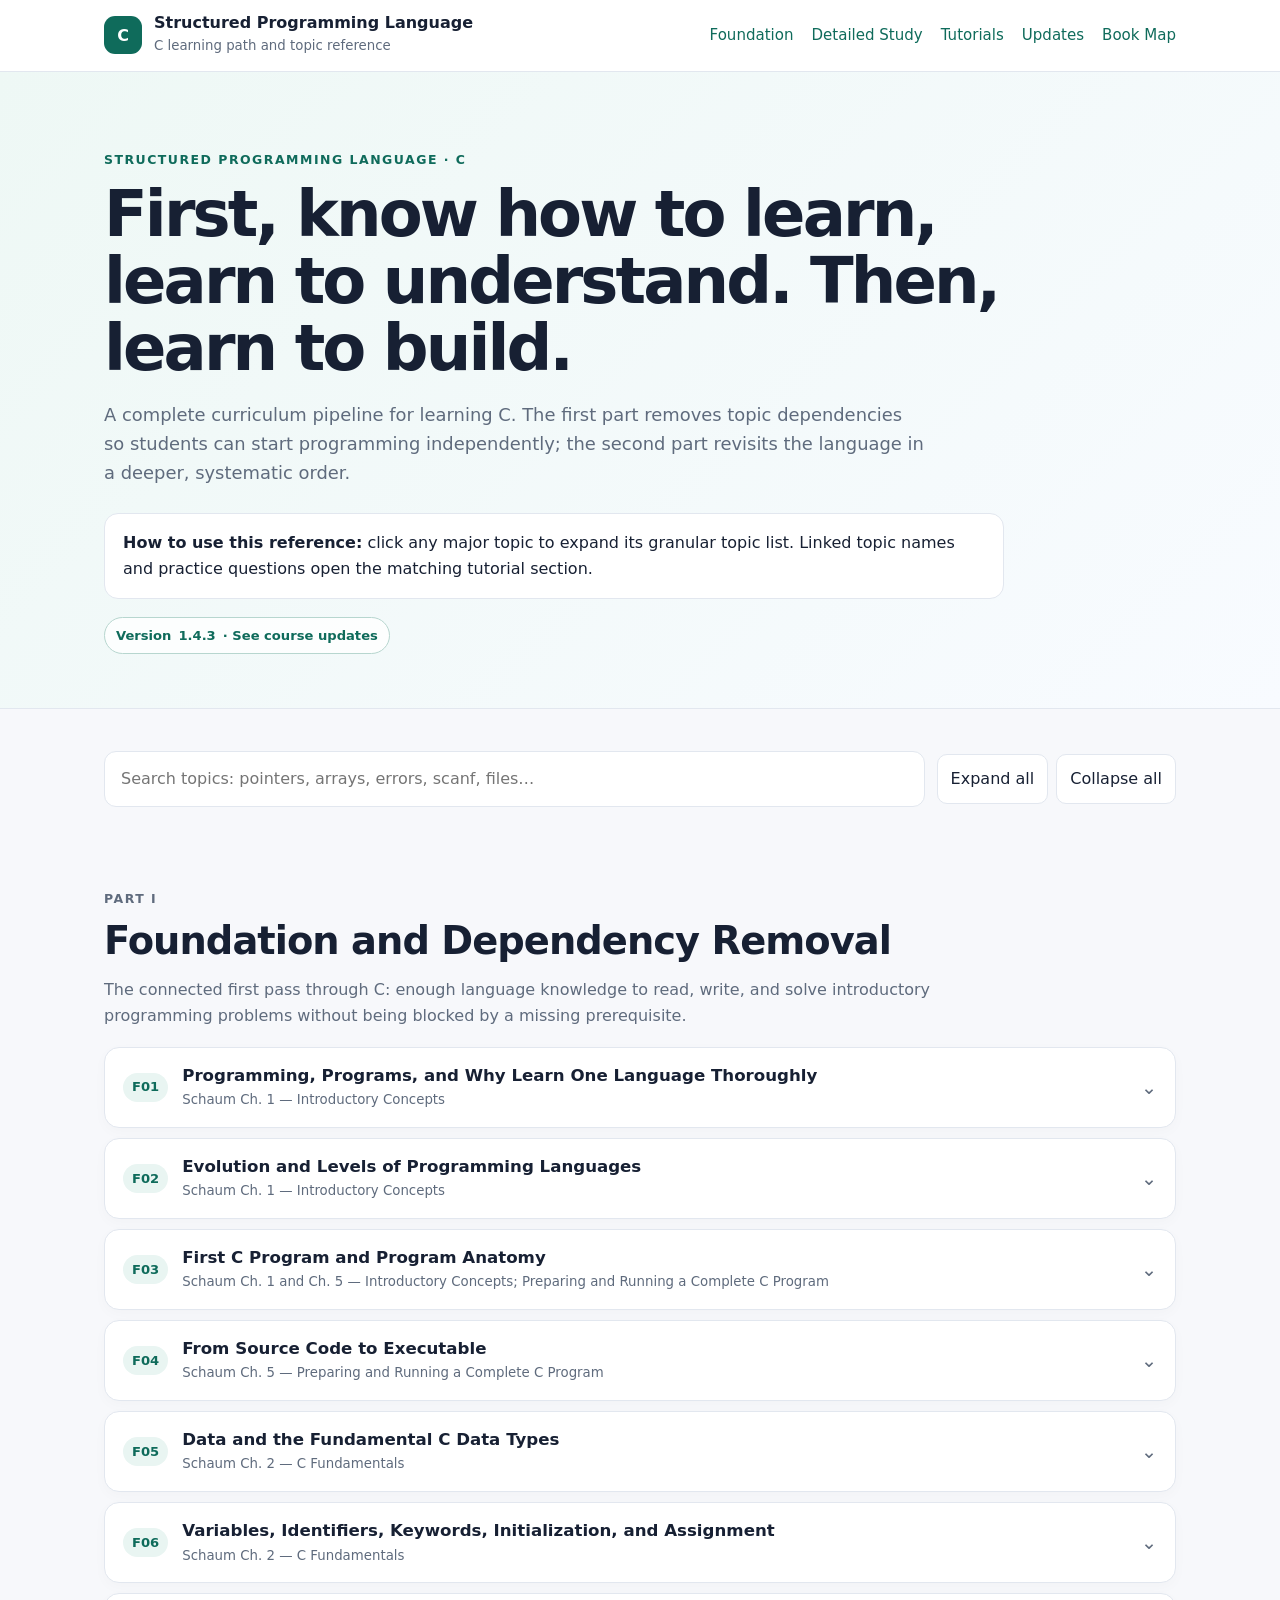
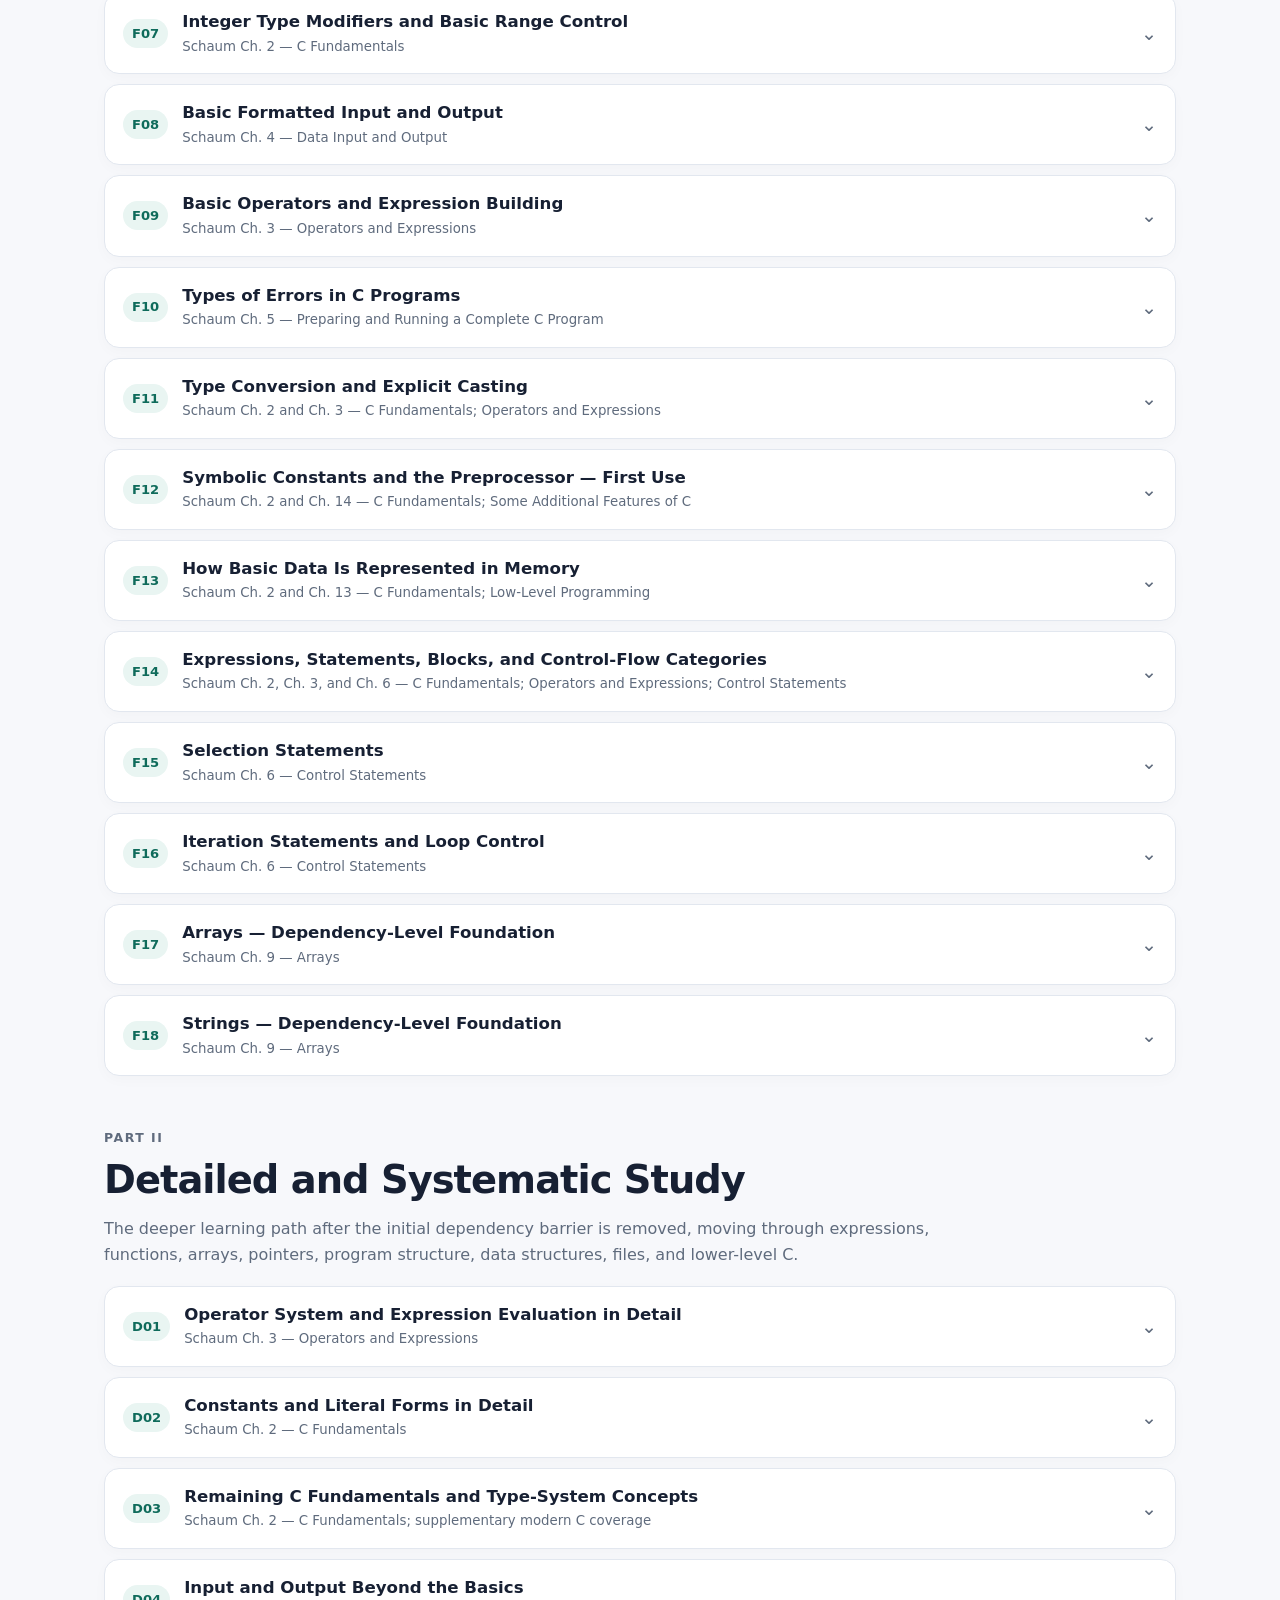
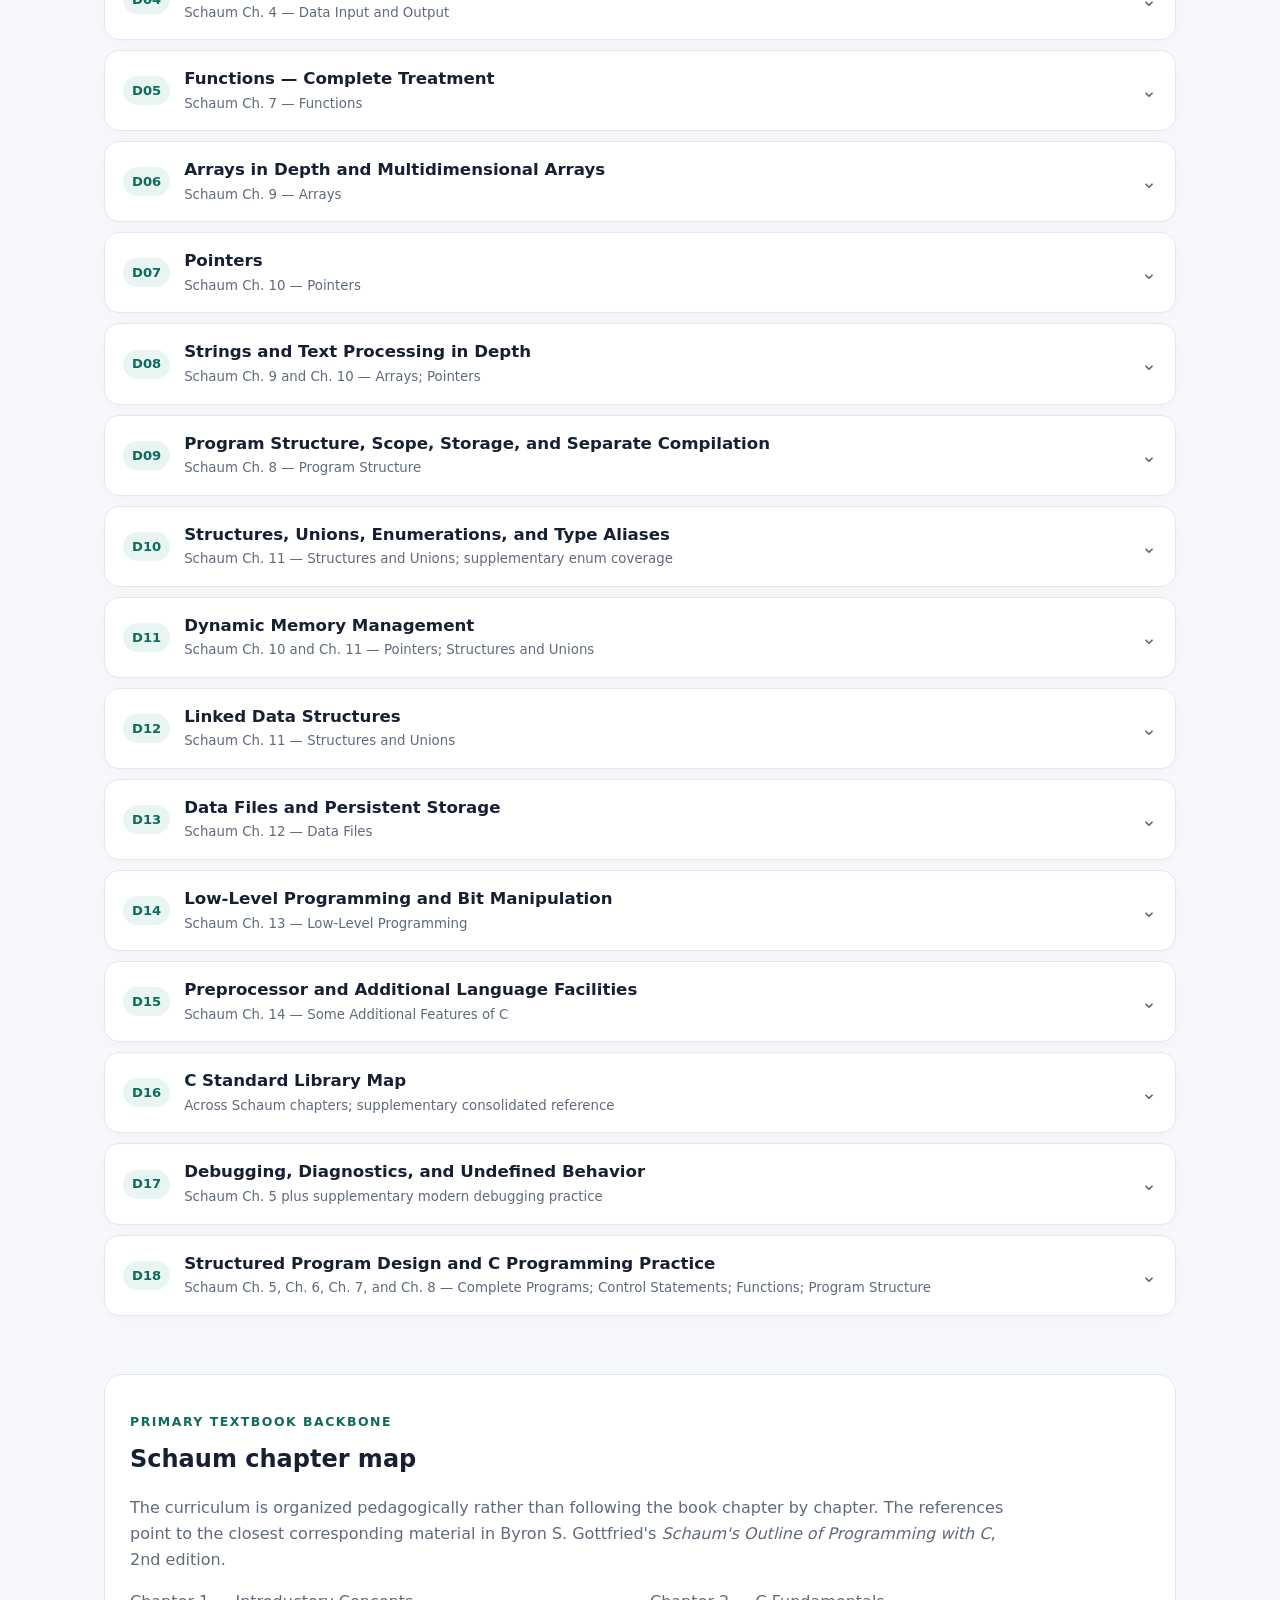
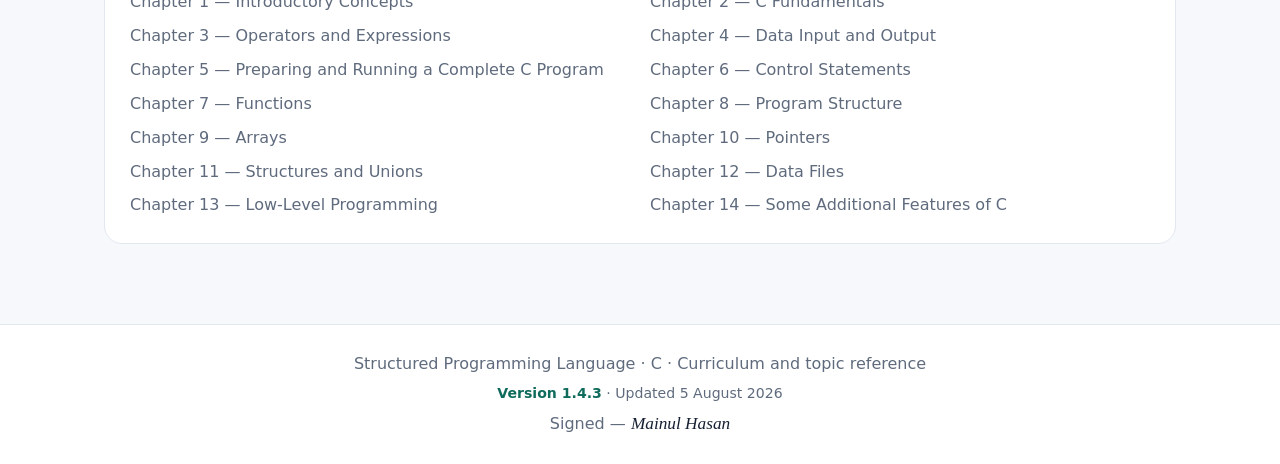
<file: index.html>
<!doctype html>
<html lang="en">
<head>
  <meta charset="utf-8">
  <meta name="viewport" content="width=device-width, initial-scale=1">
  <meta name="description" content="A structured learning path and detailed topic reference for learning the C programming language, organized into foundation and systematic study stages.">
  <title>Structured Programming Language — C Learning Path</title>
  <link rel="stylesheet" href="styles.css">
  <link rel="stylesheet" href="mobile-nav.css">
</head>
<body>
<header class="site-header">
  <div class="header-inner">
    <a class="brand" href="#top" aria-label="Structured Programming Language C">
      <span class="brand-mark">C</span>
      <span><strong>Structured Programming Language</strong><small>C learning path and topic reference</small></span>
    </a>
    <nav class="header-nav" aria-label="Main navigation">
      <a href="#foundation">Foundation</a>
      <a href="#detailed">Detailed Study</a>
      <a href="tutorials/index.html">Tutorials</a>
      <a href="updates.html">Updates</a>
      <a href="#reference">Book Map</a>
    </nav>
    <button class="nav-toggle" type="button" aria-expanded="false" aria-label="Open navigation">
      <span class="nav-toggle-label">Open navigation</span>
      <span class="nav-toggle-bar"></span><span class="nav-toggle-bar"></span><span class="nav-toggle-bar"></span>
    </button>
  </div>
</header>

<section class="hero" id="top">
  <div class="hero-inner">
    <p class="eyebrow">Structured Programming Language · C</p>
    <h1>First, know how to learn, learn to understand. Then, learn to build.</h1>
    <p class="hero-copy">A complete curriculum pipeline for learning C. The first part removes topic dependencies so students can start programming independently; the second part revisits the language in a deeper, systematic order.</p>
    <div class="hero-note"><strong>How to use this reference:</strong> click any major topic to expand its granular topic list. Linked topic names and practice questions open the matching tutorial section.</div>
    <a class="release-badge" href="updates.html">Version <span data-release-version>1.4.3</span> · See course updates</a>
  </div>
</section>

<main class="home">
  <div class="toolbar">
    <div class="search-wrap">
      <label class="sr-only" for="topicSearch">Search the curriculum</label>
      <input id="topicSearch" type="search" placeholder="Search topics: pointers, arrays, errors, scanf, files…" autocomplete="off">
    </div>
    <div class="toolbar-actions">
      <button type="button" id="expandAll">Expand all</button>
      <button type="button" id="collapseAll">Collapse all</button>
    </div>
  </div>
  <p class="search-status" id="searchStatus" aria-live="polite"></p>

  <section class="part" id="foundation">
    <div class="part-head">
      <div>
        <p class="eyebrow">Part I</p>
        <h2>Foundation and Dependency Removal</h2>
        <p>The connected first pass through C: enough language knowledge to read, write, and solve introductory programming problems without being blocked by a missing prerequisite.</p>
      </div>
    </div>
    <div class="pipeline-list"><details class="pipeline-item" data-search="programming, programs, and why learn one language thoroughly schaum ch. 1 — introductory concepts what a program is what programming is input–process–output as a basic model of program behavior why a first programming language should be learned from fundamentals to advanced features programming concepts as transferable tools across languages learning the available tools of one language before moving to another problem solving through available language tools">
      <summary>
        <span class="num">F01</span>
        <span class="summary-copy">
          <strong>Programming, Programs, and Why Learn One Language Thoroughly</strong>
          <small>Schaum Ch. 1 — Introductory Concepts</small>
        </span>
        <span class="chevron" aria-hidden="true">⌄</span>
      </summary>
      <div class="pipeline-content">
        <h4>What this topic covers</h4>
        <ul class="topic-list"><li>What a program is</li>
<li>What programming is</li>
<li>Input–process–output as a basic model of program behavior</li>
<li>Why a first programming language should be learned from fundamentals to advanced features</li>
<li>Programming concepts as transferable tools across languages</li>
<li>Learning the available tools of one language before moving to another</li>
<li>Problem solving through available language tools</li></ul>
        <div class="book-ref"><strong>Primary reference:</strong> Schaum Ch. 1 — Introductory Concepts</div>
      </div>
    </details>
<details class="pipeline-item" data-search="evolution and levels of programming languages schaum ch. 1 — introductory concepts historical evolution of programming languages machine language assembly language low-level and high-level language classification relationship between human readability and machine execution need for language translators assembler, compiler, and interpreter working difference between compilers and interpreters general performance and memory trade-offs of compilation and interpretation compiler-based translation model used for c">
      <summary>
        <span class="num">F02</span>
        <span class="summary-copy">
          <strong>Evolution and Levels of Programming Languages</strong>
          <small>Schaum Ch. 1 — Introductory Concepts</small>
        </span>
        <span class="chevron" aria-hidden="true">⌄</span>
      </summary>
      <div class="pipeline-content">
        <h4>What this topic covers</h4>
        <ul class="topic-list"><li>Historical evolution of programming languages</li>
<li>Machine language</li>
<li>Assembly language</li>
<li>Low-level and high-level language classification</li>
<li>Relationship between human readability and machine execution</li>
<li>Need for language translators</li>
<li>Assembler, compiler, and interpreter</li>
<li>Working difference between compilers and interpreters</li>
<li>General performance and memory trade-offs of compilation and interpretation</li>
<li>Compiler-based translation model used for C</li></ul>
        <div class="book-ref"><strong>Primary reference:</strong> Schaum Ch. 1 — Introductory Concepts</div>
      </div>
    </details>
<details class="pipeline-item" data-search="first c program and program anatomy schaum ch. 1 and ch. 5 — introductory concepts; preparing and running a complete c program hello world program c source files and the basic structure of a c program preprocessor directives at the beginning of a source file the main function as the program entry function function as a unit that receives input, performs work, and may return a result program termination status and return 0 statements, semicolons, braces, and blocks — introductory use comments — introductory use basic escape sequence use such as newline library functions and user-defined functions header files and function declarations using #include to make library declarations available">
      <summary>
        <span class="num">F03</span>
        <span class="summary-copy">
          <strong>First C Program and Program Anatomy</strong>
          <small>Schaum Ch. 1 and Ch. 5 — Introductory Concepts; Preparing and Running a Complete C Program</small>
        </span>
        <span class="chevron" aria-hidden="true">⌄</span>
      </summary>
      <div class="pipeline-content">
        <h4>What this topic covers</h4>
        <ul class="topic-list"><li>Hello World program</li>
<li>C source files and the basic structure of a C program</li>
<li>Preprocessor directives at the beginning of a source file</li>
<li>The main function as the program entry function</li>
<li>Function as a unit that receives input, performs work, and may return a result</li>
<li>Program termination status and return 0</li>
<li>Statements, semicolons, braces, and blocks — introductory use</li>
<li>Comments — introductory use</li>
<li>Basic escape sequence use such as newline</li>
<li>Library functions and user-defined functions</li>
<li>Header files and function declarations</li>
<li>Using #include to make library declarations available</li></ul>
        <div class="book-ref"><strong>Primary reference:</strong> Schaum Ch. 1 and Ch. 5 — Introductory Concepts; Preparing and Running a Complete C Program</div>
      </div>
    </details>
<details class="pipeline-item" data-search="from source code to executable schaum ch. 5 — preparing and running a complete c program source code preprocessing stage compilation stage assembly stage object code linking stage executable program how library code is connected during the build process translation errors and the idea of correcting code before successful execution">
      <summary>
        <span class="num">F04</span>
        <span class="summary-copy">
          <strong>From Source Code to Executable</strong>
          <small>Schaum Ch. 5 — Preparing and Running a Complete C Program</small>
        </span>
        <span class="chevron" aria-hidden="true">⌄</span>
      </summary>
      <div class="pipeline-content">
        <h4>What this topic covers</h4>
        <ul class="topic-list"><li>Source code</li>
<li>Preprocessing stage</li>
<li>Compilation stage</li>
<li>Assembly stage</li>
<li>Object code</li>
<li>Linking stage</li>
<li>Executable program</li>
<li>How library code is connected during the build process</li>
<li>Translation errors and the idea of correcting code before successful execution</li></ul>
        <div class="book-ref"><strong>Primary reference:</strong> Schaum Ch. 5 — Preparing and Running a Complete C Program</div>
      </div>
    </details>
<details class="pipeline-item" data-search="data and the fundamental c data types schaum ch. 2 — c fundamentals concept of data and data type fundamental and derived type categories — introductory view int char float double typical size and range of fundamental types choosing a type according to the kind and range of data">
      <summary>
        <span class="num">F05</span>
        <span class="summary-copy">
          <strong>Data and the Fundamental C Data Types</strong>
          <small>Schaum Ch. 2 — C Fundamentals</small>
        </span>
        <span class="chevron" aria-hidden="true">⌄</span>
      </summary>
      <div class="pipeline-content">
        <h4>What this topic covers</h4>
        <ul class="topic-list"><li>Concept of data and data type</li>
<li>Fundamental and derived type categories — introductory view</li>
<li>int</li>
<li>char</li>
<li>float</li>
<li>double</li>
<li>Typical size and range of fundamental types</li>
<li>Choosing a type according to the kind and range of data</li></ul>
        <div class="book-ref"><strong>Primary reference:</strong> Schaum Ch. 2 — C Fundamentals</div>
      </div>
    </details>
<details class="pipeline-item" data-search="variables, identifiers, keywords, initialization, and assignment schaum ch. 2 — c fundamentals variable as named storage variable declaration variable initialization initialization versus later assignment assignment as changing the stored value of an object uninitialized local variables and the danger of using indeterminate values how a variable occupies memory identifiers keywords and reserved words identifier formation rules variable naming rules and conventions">
      <summary>
        <span class="num">F06</span>
        <span class="summary-copy">
          <strong>Variables, Identifiers, Keywords, Initialization, and Assignment</strong>
          <small>Schaum Ch. 2 — C Fundamentals</small>
        </span>
        <span class="chevron" aria-hidden="true">⌄</span>
      </summary>
      <div class="pipeline-content">
        <h4>What this topic covers</h4>
        <ul class="topic-list"><li>Variable as named storage</li>
<li>Variable declaration</li>
<li>Variable initialization</li>
<li>Initialization versus later assignment</li>
<li>Assignment as changing the stored value of an object</li>
<li>Uninitialized local variables and the danger of using indeterminate values</li>
<li>How a variable occupies memory</li>
<li>Identifiers</li>
<li>Keywords and reserved words</li>
<li>Identifier formation rules</li>
<li>Variable naming rules and conventions</li></ul>
        <div class="book-ref"><strong>Primary reference:</strong> Schaum Ch. 2 — C Fundamentals</div>
      </div>
    </details>
<details class="pipeline-item" data-search="integer type modifiers and basic range control schaum ch. 2 — c fundamentals signed unsigned short long using type modifiers to change integer range and representation matching basic format specifiers to data types">
      <summary>
        <span class="num">F07</span>
        <span class="summary-copy">
          <strong>Integer Type Modifiers and Basic Range Control</strong>
          <small>Schaum Ch. 2 — C Fundamentals</small>
        </span>
        <span class="chevron" aria-hidden="true">⌄</span>
      </summary>
      <div class="pipeline-content">
        <h4>What this topic covers</h4>
        <ul class="topic-list"><li>signed</li>
<li>unsigned</li>
<li>short</li>
<li>long</li>
<li>Using type modifiers to change integer range and representation</li>
<li>Matching basic format specifiers to data types</li></ul>
        <div class="book-ref"><strong>Primary reference:</strong> Schaum Ch. 2 — C Fundamentals</div>
      </div>
    </details>
<details class="pipeline-item" data-search="basic formatted input and output schaum ch. 4 — data input and output printf scanf basic conversion and format specifiers printing variables, constants, and expression results reading values into variables reading more than one value why scanf needs a destination address why printf normally receives values rather than destination addresses">
      <summary>
        <span class="num">F08</span>
        <span class="summary-copy">
          <strong>Basic Formatted Input and Output</strong>
          <small>Schaum Ch. 4 — Data Input and Output</small>
        </span>
        <span class="chevron" aria-hidden="true">⌄</span>
      </summary>
      <div class="pipeline-content">
        <h4>What this topic covers</h4>
        <ul class="topic-list"><li><a href="tutorials/formatted-input-output.html#mental-model">printf</a></li>
<li><a href="tutorials/formatted-input-output.html#scanf">scanf</a></li>
<li><a href="tutorials/formatted-input-output.html#specifiers">Basic conversion and format specifiers</a></li>
<li><a href="tutorials/formatted-input-output.html#mental-model">Printing variables, constants, and expression results</a></li>
<li>Reading values into variables</li>
<li>Reading more than one value</li>
<li>Why scanf needs a destination address</li>
<li>Why printf normally receives values rather than destination addresses</li></ul>
        <a class="tutorial-link" href="tutorials/formatted-input-output.html#mental-model"><span>Open tutorial</span> Formatted Input &amp; Output in C <span aria-hidden="true">→</span></a>
        <div class="book-ref"><strong>Primary reference:</strong> Schaum Ch. 4 — Data Input and Output</div>
      </div>
    </details>
<details class="pipeline-item" data-search="basic operators and expression building schaum ch. 3 — operators and expressions basic arithmetic operators used in calculations division and remainder in simple integer expressions assignment operator in simple expressions basic relational operators used for comparisons basic logical operators used to combine or negate conditions equality comparison versus assignment: == and = basic increment and decrement use, especially in loop updates combining variables, constants, and operators to form simple expressions">
      <summary>
        <span class="num">F09</span>
        <span class="summary-copy">
          <strong>Basic Operators and Expression Building</strong>
          <small>Schaum Ch. 3 — Operators and Expressions</small>
        </span>
        <span class="chevron" aria-hidden="true">⌄</span>
      </summary>
      <div class="pipeline-content">
        <h4>What this topic covers</h4>
        <ul class="topic-list"><li><a href="tutorials/operators-and-expressions.html#classification">Basic arithmetic operators used in calculations</a></li>
<li><a href="tutorials/operators-and-expressions.html#classification">Division and remainder in simple integer expressions</a></li>
<li><a href="tutorials/operators-and-expressions.html#classification">Assignment operator in simple expressions</a></li>
<li><a href="tutorials/operators-and-expressions.html#classification">Basic relational operators used for comparisons</a></li>
<li><a href="tutorials/operators-and-expressions.html#compound-conditions">Basic logical operators used to combine or negate conditions</a></li>
<li><a href="tutorials/operators-and-expressions.html#pitfalls">Equality comparison versus assignment: == and =</a></li>
<li><a href="tutorials/operators-and-expressions.html#increment">Basic increment and decrement use, especially in loop updates</a></li>
<li><a href="tutorials/operators-and-expressions.html#basics">Combining variables, constants, and operators to form simple expressions</a></li></ul>
        <a class="tutorial-link" href="tutorials/operators-and-expressions.html#basics"><span>Open tutorial</span> Operators &amp; Expression Evaluation in C <span aria-hidden="true">→</span></a>
        <div class="book-ref"><strong>Primary reference:</strong> Schaum Ch. 3 — Operators and Expressions</div>
      </div>
    </details>
<details class="pipeline-item" data-search="types of errors in c programs schaum ch. 5 — preparing and running a complete c program syntax errors translation and compilation errors linker errors runtime errors logical errors difference between an error message and a warning reading compiler diagnostics at a beginner level why a program can compile successfully and still be wrong">
      <summary>
        <span class="num">F10</span>
        <span class="summary-copy">
          <strong>Types of Errors in C Programs</strong>
          <small>Schaum Ch. 5 — Preparing and Running a Complete C Program</small>
        </span>
        <span class="chevron" aria-hidden="true">⌄</span>
      </summary>
      <div class="pipeline-content">
        <h4>What this topic covers</h4>
        <ul class="topic-list"><li>Syntax errors</li>
<li>Translation and compilation errors</li>
<li>Linker errors</li>
<li>Runtime errors</li>
<li>Logical errors</li>
<li>Difference between an error message and a warning</li>
<li>Reading compiler diagnostics at a beginner level</li>
<li>Why a program can compile successfully and still be wrong</li></ul>
        <div class="book-ref"><strong>Primary reference:</strong> Schaum Ch. 5 — Preparing and Running a Complete C Program</div>
      </div>
    </details>
<details class="pipeline-item" data-search="type conversion and explicit casting schaum ch. 2 and ch. 3 — c fundamentals; operators and expressions implicit type conversion conversion of operands to compatible arithmetic types type widening explicit type cast programmer-forced conversion type narrowing and possible information loss using casting to control arithmetic results when operand types differ">
      <summary>
        <span class="num">F11</span>
        <span class="summary-copy">
          <strong>Type Conversion and Explicit Casting</strong>
          <small>Schaum Ch. 2 and Ch. 3 — C Fundamentals; Operators and Expressions</small>
        </span>
        <span class="chevron" aria-hidden="true">⌄</span>
      </summary>
      <div class="pipeline-content">
        <h4>What this topic covers</h4>
        <ul class="topic-list"><li>Implicit type conversion</li>
<li>Conversion of operands to compatible arithmetic types</li>
<li>Type widening</li>
<li>Explicit type cast</li>
<li>Programmer-forced conversion</li>
<li>Type narrowing and possible information loss</li>
<li>Using casting to control arithmetic results when operand types differ</li></ul>
        <div class="book-ref"><strong>Primary reference:</strong> Schaum Ch. 2 and Ch. 3 — C Fundamentals; Operators and Expressions</div>
      </div>
    </details>
<details class="pipeline-item" data-search="symbolic constants and the preprocessor — first use schaum ch. 2 and ch. 14 — c fundamentals; some additional features of c symbolic constants with #define purpose of symbolic names instead of repeated literal values preprocessor directives — introductory idea position of preprocessing in the translation process">
      <summary>
        <span class="num">F12</span>
        <span class="summary-copy">
          <strong>Symbolic Constants and the Preprocessor — First Use</strong>
          <small>Schaum Ch. 2 and Ch. 14 — C Fundamentals; Some Additional Features of C</small>
        </span>
        <span class="chevron" aria-hidden="true">⌄</span>
      </summary>
      <div class="pipeline-content">
        <h4>What this topic covers</h4>
        <ul class="topic-list"><li>Symbolic constants with #define</li>
<li>Purpose of symbolic names instead of repeated literal values</li>
<li>Preprocessor directives — introductory idea</li>
<li>Position of preprocessing in the translation process</li></ul>
        <div class="book-ref"><strong>Primary reference:</strong> Schaum Ch. 2 and Ch. 14 — C Fundamentals; Some Additional Features of C</div>
      </div>
    </details>
<details class="pipeline-item" data-search="how basic data is represented in memory schaum ch. 2 and ch. 13 — c fundamentals; low-level programming binary representation of integers two&#x27;s complement representation of negative integers — the model used in class character values as integer codes character-code mapping, with ascii as the teaching model floating-point sign, exponent, and significand/mantissa model floating-point precision">
      <summary>
        <span class="num">F13</span>
        <span class="summary-copy">
          <strong>How Basic Data Is Represented in Memory</strong>
          <small>Schaum Ch. 2 and Ch. 13 — C Fundamentals; Low-Level Programming</small>
        </span>
        <span class="chevron" aria-hidden="true">⌄</span>
      </summary>
      <div class="pipeline-content">
        <h4>What this topic covers</h4>
        <ul class="topic-list"><li>Binary representation of integers</li>
<li>Two&#x27;s complement representation of negative integers — the model used in class</li>
<li>Character values as integer codes</li>
<li>Character-code mapping, with ASCII as the teaching model</li>
<li>Floating-point sign, exponent, and significand/mantissa model</li>
<li>Floating-point precision</li></ul>
        <div class="book-ref"><strong>Primary reference:</strong> Schaum Ch. 2 and Ch. 13 — C Fundamentals; Low-Level Programming</div>
      </div>
    </details>
<details class="pipeline-item" data-search="expressions, statements, blocks, and control-flow categories schaum ch. 2, ch. 3, and ch. 6 — c fundamentals; operators and expressions; control statements expression statement expression statement compound statement or block control statement branching or selection category looping or iteration category">
      <summary>
        <span class="num">F14</span>
        <span class="summary-copy">
          <strong>Expressions, Statements, Blocks, and Control-Flow Categories</strong>
          <small>Schaum Ch. 2, Ch. 3, and Ch. 6 — C Fundamentals; Operators and Expressions; Control Statements</small>
        </span>
        <span class="chevron" aria-hidden="true">⌄</span>
      </summary>
      <div class="pipeline-content">
        <h4>What this topic covers</h4>
        <ul class="topic-list"><li>Expression</li>
<li>Statement</li>
<li>Expression statement</li>
<li>Compound statement or block</li>
<li>Control statement</li>
<li>Branching or selection category</li>
<li>Looping or iteration category</li></ul>
        <div class="book-ref"><strong>Primary reference:</strong> Schaum Ch. 2, Ch. 3, and Ch. 6 — C Fundamentals; Operators and Expressions; Control Statements</div>
      </div>
    </details>
<details class="pipeline-item" data-search="selection statements schaum ch. 6 — control statements truth in c: zero as false and nonzero as true if if-else else-if ladder nested if switch case labels default label break in switch choosing among alternative execution paths">
      <summary>
        <span class="num">F15</span>
        <span class="summary-copy">
          <strong>Selection Statements</strong>
          <small>Schaum Ch. 6 — Control Statements</small>
        </span>
        <span class="chevron" aria-hidden="true">⌄</span>
      </summary>
      <div class="pipeline-content">
        <h4>What this topic covers</h4>
        <ul class="topic-list"><li>Truth in C: zero as false and nonzero as true</li>
<li><a href="tutorials/nested-logic-loops-grid-method.html#s2">if</a></li>
<li><a href="tutorials/nested-logic-loops-grid-method.html#s2">if-else</a></li>
<li><a href="tutorials/nested-logic-loops-grid-method.html#s2">else-if ladder</a></li>
<li><a href="tutorials/nested-logic-loops-grid-method.html#s2">Nested if</a></li>
<li>switch</li>
<li>case labels</li>
<li>default label</li>
<li>break in switch</li>
<li>Choosing among alternative execution paths</li></ul>
        <a class="tutorial-link" href="tutorials/nested-logic-loops-grid-method.html#s2"><span>Open tutorial</span> Nested Logic, Loops &amp; the Grid Method <span aria-hidden="true">→</span></a>
        <div class="book-ref"><strong>Primary reference:</strong> Schaum Ch. 6 — Control Statements</div>
      </div>
    </details>
<details class="pipeline-item" data-search="iteration statements and loop control schaum ch. 6 — control statements while loop do-while loop for loop initialization, condition, and update components of a loop entry-controlled and exit-controlled loop behavior choosing an appropriate loop form nested loops break in loops continue pattern printing grid method practice questions nested logic loops patterns">
      <summary>
        <span class="num">F16</span>
        <span class="summary-copy">
          <strong>Iteration Statements and Loop Control</strong>
          <small>Schaum Ch. 6 — Control Statements</small>
        </span>
        <span class="chevron" aria-hidden="true">⌄</span>
      </summary>
      <div class="pipeline-content">
        <h4>What this topic covers</h4>
        <ul class="topic-list"><li><a href="tutorials/nested-logic-loops-grid-method.html#s3">while loop</a></li>
<li><a href="tutorials/nested-logic-loops-grid-method.html#s3">do-while loop</a></li>
<li><a href="tutorials/nested-logic-loops-grid-method.html#s3">for loop</a></li>
<li>Initialization, condition, and update components of a loop</li>
<li>Entry-controlled and exit-controlled loop behavior</li>
<li><a href="tutorials/nested-logic-loops-grid-method.html#s3">Choosing an appropriate loop form</a></li>
<li><a href="tutorials/nested-logic-loops-grid-method.html#s4">Nested loops</a></li>
<li><a href="tutorials/nested-logic-loops-grid-method.html#s5">break in loops</a></li>
<li><a href="tutorials/nested-logic-loops-grid-method.html#s5">continue</a></li>
<li><a href="tutorials/nested-logic-loops-grid-method.html#s6">Pattern printing with nested loops (grid method)</a></li>
<li><a href="tutorials/nested-logic-loops-grid-method.html#s10">Practice questions: nested logic, loops, and patterns</a></li></ul>
        <a class="tutorial-link" href="tutorials/nested-logic-loops-grid-method.html#s3"><span>Open tutorial</span> Nested Logic, Loops &amp; the Grid Method <span aria-hidden="true">→</span></a>
        <div class="book-ref"><strong>Primary reference:</strong> Schaum Ch. 6 — Control Statements</div>
      </div>
    </details>
<details class="pipeline-item" data-search="arrays — dependency-level foundation schaum ch. 9 — arrays why arrays are needed concept of storing multiple values of one element type array declaration and initialization variations zero-based array indexing indexed element access valid index range out-of-bounds access as invalid and dangerous contiguous memory layout of array elements how the array name refers to the address of the first element element-aware address movement such as ar + 1 basic traversal with indexes basic array input and output">
      <summary>
        <span class="num">F17</span>
        <span class="summary-copy">
          <strong>Arrays — Dependency-Level Foundation</strong>
          <small>Schaum Ch. 9 — Arrays</small>
        </span>
        <span class="chevron" aria-hidden="true">⌄</span>
      </summary>
      <div class="pipeline-content">
        <h4>What this topic covers</h4>
        <ul class="topic-list"><li>Why arrays are needed</li>
<li>Concept of storing multiple values of one element type</li>
<li><a href="tutorials/array-string-fundamentals.html#array-declaration">Array declaration and initialization variations</a></li>
<li><a href="tutorials/array-string-fundamentals.html#array-model">Zero-based array indexing</a></li>
<li><a href="tutorials/array-string-fundamentals.html#array-model">Indexed element access</a></li>
<li><a href="tutorials/array-string-fundamentals.html#array-model">Valid index range</a></li>
<li><a href="tutorials/array-string-fundamentals.html#array-model">Out-of-bounds access as invalid and dangerous</a></li>
<li><a href="tutorials/array-string-fundamentals.html#memory">Contiguous memory layout of array elements</a></li>
<li><a href="tutorials/array-string-fundamentals.html#array-name">How the array name refers to the address of the first element</a></li>
<li><a href="tutorials/array-string-fundamentals.html#address-step">Element-aware address movement such as <code>ar + 1</code></a></li>
<li><a href="tutorials/array-string-fundamentals.html#array-traversal">Basic traversal with indexes</a></li>
<li><a href="tutorials/array-string-fundamentals.html#array-traversal">Basic array input and output</a></li></ul>
        <a class="tutorial-link" href="tutorials/array-string-fundamentals.html#array-model"><span>Open tutorial</span> Array &amp; String Fundamentals in C <span aria-hidden="true">→</span></a>
        <div class="book-ref"><strong>Primary reference:</strong> Schaum Ch. 9 — Arrays</div>
      </div>
    </details>
<details class="pipeline-item" data-search="strings — dependency-level foundation schaum ch. 9 — arrays concept of a string in c relationship between strings and character arrays difference between a character array and a null-terminated string the null character &#x27;\0&#x27; a c string as a null-terminated sequence of characters difference between a character constant and a string literal string declaration and initialization variations why string input uses the array name without the address-of operator what an embedded null character does to a string finding string length by traversing to the null character string length versus array size or capacity basic string input and output">
      <summary>
        <span class="num">F18</span>
        <span class="summary-copy">
          <strong>Strings — Dependency-Level Foundation</strong>
          <small>Schaum Ch. 9 — Arrays</small>
        </span>
        <span class="chevron" aria-hidden="true">⌄</span>
      </summary>
      <div class="pipeline-content">
        <h4>What this topic covers</h4>
        <ul class="topic-list"><li><a href="tutorials/array-string-fundamentals.html#char-array-string">Concept of a string in C</a></li>
<li><a href="tutorials/array-string-fundamentals.html#char-array-string">Relationship between strings and character arrays</a></li>
<li><a href="tutorials/array-string-fundamentals.html#char-array-string">Difference between a character array and a null-terminated string</a></li>
<li><a href="tutorials/array-string-fundamentals.html#null">The null character &#x27;\0&#x27;</a></li>
<li><a href="tutorials/array-string-fundamentals.html#char-array-string">A C string as a null-terminated sequence of characters</a></li>
<li><a href="tutorials/array-string-fundamentals.html#char-array-string">Difference between a character constant and a string literal</a></li>
<li><a href="tutorials/array-string-fundamentals.html#string-declaration">String declaration and initialization variations</a></li>
<li><a href="tutorials/array-string-fundamentals.html#string-input">Why string input uses the array name without the address-of operator</a></li>
<li><a href="tutorials/array-string-fundamentals.html#embedded-null">What an embedded null character does to a string</a></li>
<li><a href="tutorials/array-string-fundamentals.html#string-traversal">Finding string length by traversing to the null character</a></li>
<li><a href="tutorials/array-string-fundamentals.html#size-length">String length versus array size or capacity</a></li>
<li><a href="tutorials/array-string-fundamentals.html#string-input">Basic string input and output</a></li></ul>
        <a class="tutorial-link" href="tutorials/array-string-fundamentals.html#char-array-string"><span>Open tutorial</span> Array &amp; String Fundamentals in C <span aria-hidden="true">→</span></a>
        <div class="book-ref"><strong>Primary reference:</strong> Schaum Ch. 9 — Arrays</div>
      </div>
    </details></div>
  </section>

  <section class="part" id="detailed">
    <div class="part-head">
      <div>
        <p class="eyebrow">Part II</p>
        <h2>Detailed and Systematic Study</h2>
        <p>The deeper learning path after the initial dependency barrier is removed, moving through expressions, functions, arrays, pointers, program structure, data structures, files, and lower-level C.</p>
      </div>
    </div>
    <div class="pipeline-list"><details class="pipeline-item" data-search="operator system and expression evaluation in detail schaum ch. 3 — operators and expressions complete classification of c operators by purpose and arity lvalues, rvalues, and which operators require a modifiable operand compound assignment operators prefix versus postfix increment semantics prefix versus postfix decrement semantics conditional operator comma operator sizeof operator operator precedence operator associativity parentheses and explicit grouping compound conditions built from multiple logical expressions short-circuit evaluation side effects inside expressions order-of-evaluation pitfalls and writing unambiguous expressions">
      <summary>
        <span class="num">D01</span>
        <span class="summary-copy">
          <strong>Operator System and Expression Evaluation in Detail</strong>
          <small>Schaum Ch. 3 — Operators and Expressions</small>
        </span>
        <span class="chevron" aria-hidden="true">⌄</span>
      </summary>
      <div class="pipeline-content">
        <h4>What this topic covers</h4>
<ul class="topic-list"><li><a href="tutorials/operators-and-expressions.html#classification">Complete classification of C operators by purpose and arity</a></li>
<li><a href="tutorials/operators-and-expressions.html#lvalues">Lvalues, rvalues, and which operators require a modifiable operand</a></li>
<li><a href="tutorials/operators-and-expressions.html#compound">Compound assignment operators</a></li>
<li><a href="tutorials/operators-and-expressions.html#increment">Prefix versus postfix increment semantics</a></li>
<li><a href="tutorials/operators-and-expressions.html#decrement">Prefix versus postfix decrement semantics</a></li>
<li><a href="tutorials/operators-and-expressions.html#conditional">Conditional operator</a></li>
<li><a href="tutorials/operators-and-expressions.html#comma">Comma operator</a></li>
<li><a href="tutorials/operators-and-expressions.html#sizeof">sizeof operator</a></li>
<li><a href="tutorials/operators-and-expressions.html#precedence">Operator precedence</a></li>
<li><a href="tutorials/operators-and-expressions.html#associativity">Operator associativity</a></li>
<li><a href="tutorials/operators-and-expressions.html#parentheses">Parentheses and explicit grouping</a></li>
<li><a href="tutorials/operators-and-expressions.html#compound-conditions">Compound conditions built from multiple logical expressions</a></li>
<li><a href="tutorials/operators-and-expressions.html#short-circuit">Short-circuit evaluation</a></li>
<li><a href="tutorials/operators-and-expressions.html#side-effects">Side effects inside expressions</a></li>
<li><a href="tutorials/operators-and-expressions.html#pitfalls">Order-of-evaluation pitfalls and writing unambiguous expressions</a></li></ul>
        <a class="tutorial-link" href="tutorials/operators-and-expressions.html#classification"><span>Open tutorial</span> Operators &amp; Expression Evaluation in C <span aria-hidden="true">→</span></a>
        <div class="book-ref"><strong>Primary reference:</strong> Schaum Ch. 3 — Operators and Expressions</div>
      </div>
    </details>
<details class="pipeline-item" data-search="constants and literal forms in detail schaum ch. 2 — c fundamentals decimal, octal, and hexadecimal integer constant forms integer constant suffixes how the type of an integer literal is selected from its value, base, and suffix floating-point constants in decimal notation floating-point constants in exponential notation floating constant suffixes and resulting type escape-sequence notation beyond the basic newline case adjacent string-literal concatenation literal range, representation, and precision implications">
      <summary>
        <span class="num">D02</span>
        <span class="summary-copy">
          <strong>Constants and Literal Forms in Detail</strong>
          <small>Schaum Ch. 2 — C Fundamentals</small>
        </span>
        <span class="chevron" aria-hidden="true">⌄</span>
      </summary>
      <div class="pipeline-content">
        <h4>What this topic covers</h4>
        <ul class="topic-list"><li>Decimal, octal, and hexadecimal integer constant forms</li>
<li>Integer constant suffixes</li>
<li>How the type of an integer literal is selected from its value, base, and suffix</li>
<li>Floating-point constants in decimal notation</li>
<li>Floating-point constants in exponential notation</li>
<li>Floating constant suffixes and resulting type</li>
<li>Escape-sequence notation beyond the basic newline case</li>
<li>Adjacent string-literal concatenation</li>
<li>Literal range, representation, and precision implications</li></ul>
        <div class="book-ref"><strong>Primary reference:</strong> Schaum Ch. 2 — C Fundamentals</div>
      </div>
    </details>
<details class="pipeline-item" data-search="remaining c fundamentals and type-system concepts schaum ch. 2 — c fundamentals; supplementary modern c coverage punctuators and delimiters not yet formalized as part of c lexical structure void as a non-value type and its role in function interfaces const-qualified objects difference between a const-qualified object and a preprocessor symbolic constant boolean data in standard c using _bool and the conventional bool interface limits.h for implementation limits of integer types float.h for floating-point characteristics implementation-dependent nature of type sizes and ranges">
      <summary>
        <span class="num">D03</span>
        <span class="summary-copy">
          <strong>Remaining C Fundamentals and Type-System Concepts</strong>
          <small>Schaum Ch. 2 — C Fundamentals; supplementary modern C coverage</small>
        </span>
        <span class="chevron" aria-hidden="true">⌄</span>
      </summary>
      <div class="pipeline-content">
        <h4>What this topic covers</h4>
        <ul class="topic-list"><li>Punctuators and delimiters not yet formalized as part of C lexical structure</li>
<li>void as a non-value type and its role in function interfaces</li>
<li>const-qualified objects</li>
<li>Difference between a const-qualified object and a preprocessor symbolic constant</li>
<li>Boolean data in standard C using _Bool and the conventional bool interface</li>
<li>limits.h for implementation limits of integer types</li>
<li>float.h for floating-point characteristics</li>
<li>Implementation-dependent nature of type sizes and ranges</li></ul>
        <div class="book-ref"><strong>Primary reference:</strong> Schaum Ch. 2 — C Fundamentals; supplementary modern C coverage</div>
      </div>
    </details>
<details class="pipeline-item" data-search="input and output beyond the basics schaum ch. 4 — data input and output formatted output field width precision control output flags formatted input field width character input with getchar character output with putchar line-oriented input fgets puts and fputs for string-oriented output whitespace behavior in formatted input input-buffer and leftover-newline problems return values of input functions checking input success and handling invalid input">
      <summary>
        <span class="num">D04</span>
        <span class="summary-copy">
          <strong>Input and Output Beyond the Basics</strong>
          <small>Schaum Ch. 4 — Data Input and Output</small>
        </span>
        <span class="chevron" aria-hidden="true">⌄</span>
      </summary>
      <div class="pipeline-content">
        <h4>What this topic covers</h4>
        <ul class="topic-list"><li><a href="tutorials/formatted-input-output.html#width-precision">Formatted output field width</a></li>
<li><a href="tutorials/formatted-input-output.html#precision">Precision control</a></li>
<li><a href="tutorials/formatted-input-output.html#flags">Output flags</a></li>
<li><a href="tutorials/formatted-input-output.html#scanf">Formatted input field width</a></li>
<li><a href="tutorials/formatted-input-output.html#char-io">Character input with getchar</a></li>
<li><a href="tutorials/formatted-input-output.html#char-io">Character output with putchar</a></li>
<li>Line-oriented input</li>
<li>fgets</li>
<li>puts and fputs for string-oriented output</li>
<li>Whitespace behavior in formatted input</li>
<li>Input-buffer and leftover-newline problems</li>
<li><a href="tutorials/formatted-input-output.html#eof">Return values of input functions</a></li>
<li><a href="tutorials/formatted-input-output.html#eof">Checking input success and handling invalid input</a></li></ul>
        <a class="tutorial-link" href="tutorials/formatted-input-output.html#width-precision"><span>Open tutorial</span> Formatted Input &amp; Output in C <span aria-hidden="true">→</span></a>
        <div class="book-ref"><strong>Primary reference:</strong> Schaum Ch. 4 — Data Input and Output</div>
      </div>
    </details>
<details class="pipeline-item" data-search="functions — complete treatment schaum ch. 7 — functions function declaration and prototype function definition function call return type and return statement functions that return no value formal parameters and actual arguments argument type matching and prototype checking call by value designing single-purpose functions functions calling other functions passing one-dimensional arrays to functions passing character arrays to functions recursion base case and recursive case call stack intuition direct and indirect recursion recursion versus iteration">
      <summary>
        <span class="num">D05</span>
        <span class="summary-copy">
          <strong>Functions — Complete Treatment</strong>
          <small>Schaum Ch. 7 — Functions</small>
        </span>
        <span class="chevron" aria-hidden="true">⌄</span>
      </summary>
      <div class="pipeline-content">
        <h4>What this topic covers</h4>
        <ul class="topic-list"><li>Function declaration and prototype</li>
<li>Function definition</li>
<li>Function call</li>
<li>Return type and return statement</li>
<li>Functions that return no value</li>
<li>Formal parameters and actual arguments</li>
<li>Argument type matching and prototype checking</li>
<li>Call by value</li>
<li>Designing single-purpose functions</li>
<li>Functions calling other functions</li>
<li>Passing one-dimensional arrays to functions</li>
<li>Passing character arrays to functions</li>
<li>Recursion</li>
<li>Base case and recursive case</li>
<li>Call stack intuition</li>
<li>Direct and indirect recursion</li>
<li>Recursion versus iteration</li></ul>
        <div class="book-ref"><strong>Primary reference:</strong> Schaum Ch. 7 — Functions</div>
      </div>
    </details>
<details class="pipeline-item" data-search="arrays in depth and multidimensional arrays schaum ch. 9 — arrays array initialization rules and partial initialization contiguous memory layout of array elements determining whole-array storage with sizeof deriving element count from array storage where the array object is available one-dimensional array processing patterns frequency counting array reversal, copying, and merging linear search binary search bubble sort selection sort insertion sort two-dimensional arrays row-major storage matrix traversal matrix addition and subtraction matrix multiplication transpose and diagonal processing three-dimensional and higher-dimensional arrays passing multidimensional arrays to functions">
      <summary>
        <span class="num">D06</span>
        <span class="summary-copy">
          <strong>Arrays in Depth and Multidimensional Arrays</strong>
          <small>Schaum Ch. 9 — Arrays</small>
        </span>
        <span class="chevron" aria-hidden="true">⌄</span>
      </summary>
      <div class="pipeline-content">
        <h4>What this topic covers</h4>
        <ul class="topic-list"><li>Array initialization rules and partial initialization</li>
<li>Contiguous memory layout of array elements</li>
<li>Determining whole-array storage with sizeof</li>
<li>Deriving element count from array storage where the array object is available</li>
<li>One-dimensional array processing patterns</li>
<li>Frequency counting</li>
<li>Array reversal, copying, and merging</li>
<li>Linear search</li>
<li>Binary search</li>
<li>Bubble sort</li>
<li>Selection sort</li>
<li>Insertion sort</li>
<li>Two-dimensional arrays</li>
<li>Row-major storage</li>
<li>Matrix traversal</li>
<li>Matrix addition and subtraction</li>
<li>Matrix multiplication</li>
<li>Transpose and diagonal processing</li>
<li>Three-dimensional and higher-dimensional arrays</li>
<li>Passing multidimensional arrays to functions</li></ul>
        <div class="book-ref"><strong>Primary reference:</strong> Schaum Ch. 9 — Arrays</div>
      </div>
    </details>
<details class="pipeline-item" data-search="pointers schaum ch. 10 — pointers pointer objects and stored addresses pointer declaration and initialization dereference operator null pointers and null pointer constants pointer type compatibility pointer arithmetic array-to-pointer conversion in expressions pointer-based array traversal pointers as function parameters modifying caller-owned objects through pointer parameters character pointers pointer to pointer array of pointers pointer to an array void pointers pointers to const data and const pointer objects restrict-qualified pointer concept — optional modern c topic functions returning pointers function pointers common invalid-pointer situations">
      <summary>
        <span class="num">D07</span>
        <span class="summary-copy">
          <strong>Pointers</strong>
          <small>Schaum Ch. 10 — Pointers</small>
        </span>
        <span class="chevron" aria-hidden="true">⌄</span>
      </summary>
      <div class="pipeline-content">
        <h4>What this topic covers</h4>
        <ul class="topic-list"><li>Pointer objects and stored addresses</li>
<li>Pointer declaration and initialization</li>
<li>Dereference operator</li>
<li>Null pointers and null pointer constants</li>
<li>Pointer type compatibility</li>
<li>Pointer arithmetic</li>
<li>Array-to-pointer conversion in expressions</li>
<li>Pointer-based array traversal</li>
<li>Pointers as function parameters</li>
<li>Modifying caller-owned objects through pointer parameters</li>
<li>Character pointers</li>
<li>Pointer to pointer</li>
<li>Array of pointers</li>
<li>Pointer to an array</li>
<li>void pointers</li>
<li>Pointers to const data and const pointer objects</li>
<li>restrict-qualified pointer concept — optional modern C topic</li>
<li>Functions returning pointers</li>
<li>Function pointers</li>
<li>Common invalid-pointer situations</li></ul>
        <div class="book-ref"><strong>Primary reference:</strong> Schaum Ch. 10 — Pointers</div>
      </div>
    </details>
<details class="pipeline-item" data-search="strings and text processing in depth schaum ch. 9 and ch. 10 — arrays; pointers string length versus character-array capacity safe line input for text removing or handling the newline retained by line input manual string traversal manual implementation of length, copy, concatenation, comparison, and search operations strlen strcpy and strncpy strcat and strncat strcmp and strncmp strchr and strstr tokenization with strtok arrays of strings using two-dimensional character arrays collections of strings using arrays of character pointers string literals and modification restrictions text-processing patterns">
      <summary>
        <span class="num">D08</span>
        <span class="summary-copy">
          <strong>Strings and Text Processing in Depth</strong>
          <small>Schaum Ch. 9 and Ch. 10 — Arrays; Pointers</small>
        </span>
        <span class="chevron" aria-hidden="true">⌄</span>
      </summary>
      <div class="pipeline-content">
        <h4>What this topic covers</h4>
        <ul class="topic-list"><li>String length versus character-array capacity</li>
<li>Safe line input for text</li>
<li>Removing or handling the newline retained by line input</li>
<li>Manual string traversal</li>
<li>Manual implementation of length, copy, concatenation, comparison, and search operations</li>
<li>strlen</li>
<li>strcpy and strncpy</li>
<li>strcat and strncat</li>
<li>strcmp and strncmp</li>
<li>strchr and strstr</li>
<li>Tokenization with strtok</li>
<li>Arrays of strings using two-dimensional character arrays</li>
<li>Collections of strings using arrays of character pointers</li>
<li>String literals and modification restrictions</li>
<li>Text-processing patterns</li></ul>
        <div class="book-ref"><strong>Primary reference:</strong> Schaum Ch. 9 and Ch. 10 — Arrays; Pointers</div>
      </div>
    </details>
<details class="pipeline-item" data-search="program structure, scope, storage, and separate compilation schaum ch. 8 — program structure block scope function scope file scope local and external objects storage duration auto storage class register storage class static storage duration extern declarations internal and external linkage organizing a program across multiple source files user-defined header files declarations versus definitions across files separate compilation and linking header guards">
      <summary>
        <span class="num">D09</span>
        <span class="summary-copy">
          <strong>Program Structure, Scope, Storage, and Separate Compilation</strong>
          <small>Schaum Ch. 8 — Program Structure</small>
        </span>
        <span class="chevron" aria-hidden="true">⌄</span>
      </summary>
      <div class="pipeline-content">
        <h4>What this topic covers</h4>
        <ul class="topic-list"><li>Block scope</li>
<li>Function scope</li>
<li>File scope</li>
<li>Local and external objects</li>
<li>Storage duration</li>
<li>auto storage class</li>
<li>register storage class</li>
<li>static storage duration</li>
<li>extern declarations</li>
<li>Internal and external linkage</li>
<li>Organizing a program across multiple source files</li>
<li>User-defined header files</li>
<li>Declarations versus definitions across files</li>
<li>Separate compilation and linking</li>
<li>Header guards</li></ul>
        <div class="book-ref"><strong>Primary reference:</strong> Schaum Ch. 8 — Program Structure</div>
      </div>
    </details>
<details class="pipeline-item" data-search="structures, unions, enumerations, and type aliases schaum ch. 11 — structures and unions; supplementary enum coverage structure type definition structure objects member access with the dot operator structure initialization arrays of structures nested structures structures as function arguments and return values pointers to structures member access through the arrow operator self-referential structures unions and shared storage structure versus union enumerated types typedef and type aliases">
      <summary>
        <span class="num">D10</span>
        <span class="summary-copy">
          <strong>Structures, Unions, Enumerations, and Type Aliases</strong>
          <small>Schaum Ch. 11 — Structures and Unions; supplementary enum coverage</small>
        </span>
        <span class="chevron" aria-hidden="true">⌄</span>
      </summary>
      <div class="pipeline-content">
        <h4>What this topic covers</h4>
        <ul class="topic-list"><li>Structure type definition</li>
<li>Structure objects</li>
<li>Member access with the dot operator</li>
<li>Structure initialization</li>
<li>Arrays of structures</li>
<li>Nested structures</li>
<li>Structures as function arguments and return values</li>
<li>Pointers to structures</li>
<li>Member access through the arrow operator</li>
<li>Self-referential structures</li>
<li>Unions and shared storage</li>
<li>Structure versus union</li>
<li>Enumerated types</li>
<li>typedef and type aliases</li></ul>
        <div class="book-ref"><strong>Primary reference:</strong> Schaum Ch. 11 — Structures and Unions; supplementary enum coverage</div>
      </div>
    </details>
<details class="pipeline-item" data-search="dynamic memory management schaum ch. 10 and ch. 11 — pointers; structures and unions automatic and static storage versus dynamically allocated storage malloc calloc realloc free checking allocation failure dynamically allocated one-dimensional arrays dynamically allocated strings dynamic multidimensional storage models memory leaks dangling pointers use after free double free ownership and lifetime discipline">
      <summary>
        <span class="num">D11</span>
        <span class="summary-copy">
          <strong>Dynamic Memory Management</strong>
          <small>Schaum Ch. 10 and Ch. 11 — Pointers; Structures and Unions</small>
        </span>
        <span class="chevron" aria-hidden="true">⌄</span>
      </summary>
      <div class="pipeline-content">
        <h4>What this topic covers</h4>
        <ul class="topic-list"><li>Automatic and static storage versus dynamically allocated storage</li>
<li>malloc</li>
<li>calloc</li>
<li>realloc</li>
<li>free</li>
<li>Checking allocation failure</li>
<li>Dynamically allocated one-dimensional arrays</li>
<li>Dynamically allocated strings</li>
<li>Dynamic multidimensional storage models</li>
<li>Memory leaks</li>
<li>Dangling pointers</li>
<li>Use after free</li>
<li>Double free</li>
<li>Ownership and lifetime discipline</li></ul>
        <div class="book-ref"><strong>Primary reference:</strong> Schaum Ch. 10 and Ch. 11 — Pointers; Structures and Unions</div>
      </div>
    </details>
<details class="pipeline-item" data-search="linked data structures schaum ch. 11 — structures and unions node design with self-referential structures singly linked list traversal insertion at beginning, end, and position deletion from beginning, end, and by key or position searching and updating nodes counting nodes reversing a linked list doubly linked list — introduction circular linked list — introduction">
      <summary>
        <span class="num">D12</span>
        <span class="summary-copy">
          <strong>Linked Data Structures</strong>
          <small>Schaum Ch. 11 — Structures and Unions</small>
        </span>
        <span class="chevron" aria-hidden="true">⌄</span>
      </summary>
      <div class="pipeline-content">
        <h4>What this topic covers</h4>
        <ul class="topic-list"><li>Node design with self-referential structures</li>
<li>Singly linked list traversal</li>
<li>Insertion at beginning, end, and position</li>
<li>Deletion from beginning, end, and by key or position</li>
<li>Searching and updating nodes</li>
<li>Counting nodes</li>
<li>Reversing a linked list</li>
<li>Doubly linked list — introduction</li>
<li>Circular linked list — introduction</li></ul>
        <div class="book-ref"><strong>Primary reference:</strong> Schaum Ch. 11 — Structures and Unions</div>
      </div>
    </details>
<details class="pipeline-item" data-search="data files and persistent storage schaum ch. 12 — data files file pointers opening and closing files file modes text-file character i/o text-file line i/o formatted file i/o eof and end-of-file handling file error detection binary file i/o reading and writing records sequential file processing random-access file positioning fseek, ftell, and rewind">
      <summary>
        <span class="num">D13</span>
        <span class="summary-copy">
          <strong>Data Files and Persistent Storage</strong>
          <small>Schaum Ch. 12 — Data Files</small>
        </span>
        <span class="chevron" aria-hidden="true">⌄</span>
      </summary>
      <div class="pipeline-content">
        <h4>What this topic covers</h4>
        <ul class="topic-list"><li>FILE pointers</li>
<li>Opening and closing files</li>
<li>File modes</li>
<li>Text-file character I/O</li>
<li>Text-file line I/O</li>
<li>Formatted file I/O</li>
<li>EOF and end-of-file handling</li>
<li>File error detection</li>
<li>Binary file I/O</li>
<li>Reading and writing records</li>
<li>Sequential file processing</li>
<li>Random-access file positioning</li>
<li>fseek, ftell, and rewind</li></ul>
        <div class="book-ref"><strong>Primary reference:</strong> Schaum Ch. 12 — Data Files</div>
      </div>
    </details>
<details class="pipeline-item" data-search="low-level programming and bit manipulation schaum ch. 13 — low-level programming bitwise and bitwise or bitwise xor bitwise complement left shift right shift bit masks testing, setting, clearing, and toggling bits flags and packed state bit fields byte-level object representation awareness volatile-qualified objects in hardware- or externally-changing contexts">
      <summary>
        <span class="num">D14</span>
        <span class="summary-copy">
          <strong>Low-Level Programming and Bit Manipulation</strong>
          <small>Schaum Ch. 13 — Low-Level Programming</small>
        </span>
        <span class="chevron" aria-hidden="true">⌄</span>
      </summary>
      <div class="pipeline-content">
        <h4>What this topic covers</h4>
        <ul class="topic-list"><li>Bitwise AND</li>
<li>Bitwise OR</li>
<li>Bitwise XOR</li>
<li>Bitwise complement</li>
<li>Left shift</li>
<li>Right shift</li>
<li>Bit masks</li>
<li>Testing, setting, clearing, and toggling bits</li>
<li>Flags and packed state</li>
<li>Bit fields</li>
<li>Byte-level object representation awareness</li>
<li>volatile-qualified objects in hardware- or externally-changing contexts</li></ul>
        <div class="book-ref"><strong>Primary reference:</strong> Schaum Ch. 13 — Low-Level Programming</div>
      </div>
    </details>
<details class="pipeline-item" data-search="preprocessor and additional language facilities schaum ch. 14 — some additional features of c object-like macros beyond simple symbolic constants function-like macros macro arguments and parenthesization macro side-effect pitfalls stringizing with # in macro replacement lists token pasting with ## variadic macros — supplementary modern c topic conditional compilation #if, #ifdef, #ifndef, #elif, #else, #endif #undef predefined macros command-line arguments: argc and argv variadic functions with stdarg.h — supplementary topic">
      <summary>
        <span class="num">D15</span>
        <span class="summary-copy">
          <strong>Preprocessor and Additional Language Facilities</strong>
          <small>Schaum Ch. 14 — Some Additional Features of C</small>
        </span>
        <span class="chevron" aria-hidden="true">⌄</span>
      </summary>
      <div class="pipeline-content">
        <h4>What this topic covers</h4>
        <ul class="topic-list"><li>Object-like macros beyond simple symbolic constants</li>
<li>Function-like macros</li>
<li>Macro arguments and parenthesization</li>
<li>Macro side-effect pitfalls</li>
<li>Stringizing with # in macro replacement lists</li>
<li>Token pasting with ##</li>
<li>Variadic macros — supplementary modern C topic</li>
<li>Conditional compilation</li>
<li>#if, #ifdef, #ifndef, #elif, #else, #endif</li>
<li>#undef</li>
<li>Predefined macros</li>
<li>Command-line arguments: argc and argv</li>
<li>Variadic functions with stdarg.h — supplementary topic</li></ul>
        <div class="book-ref"><strong>Primary reference:</strong> Schaum Ch. 14 — Some Additional Features of C</div>
      </div>
    </details>
<details class="pipeline-item" data-search="c standard library map across schaum chapters; supplementary consolidated reference stdio.h stdlib.h string.h ctype.h math.h assert.h time.h limits.h float.h stddef.h stdint.h stdbool.h and boolean support across c versions errno.h stdarg.h common standard-library categories and how to locate an existing library facility before reimplementing it">
      <summary>
        <span class="num">D16</span>
        <span class="summary-copy">
          <strong>C Standard Library Map</strong>
          <small>Across Schaum chapters; supplementary consolidated reference</small>
        </span>
        <span class="chevron" aria-hidden="true">⌄</span>
      </summary>
      <div class="pipeline-content">
        <h4>What this topic covers</h4>
        <ul class="topic-list"><li>stdio.h</li>
<li>stdlib.h</li>
<li>string.h</li>
<li>ctype.h</li>
<li>math.h</li>
<li>assert.h</li>
<li>time.h</li>
<li>limits.h</li>
<li>float.h</li>
<li>stddef.h</li>
<li>stdint.h</li>
<li>stdbool.h and Boolean support across C versions</li>
<li>errno.h</li>
<li>stdarg.h</li>
<li>Common standard-library categories and how to locate an existing library facility before reimplementing it</li></ul>
        <div class="book-ref"><strong>Primary reference:</strong> Across Schaum chapters; supplementary consolidated reference</div>
      </div>
    </details>
<details class="pipeline-item" data-search="debugging, diagnostics, and undefined behavior schaum ch. 5 plus supplementary modern debugging practice compiler warnings and why warnings should be treated seriously building with strong warning options debugging by tracing and inspection interactive debugger concepts breakpoints, stepping, variable inspection, and stack traces assertions and defensive checks invalid pointer dereference out-of-bounds memory access and buffer overflow division by zero signed integer overflow awareness incorrect format-specifier usage use after free and double free undefined, unspecified, and implementation-defined behavior — conceptual distinction writing small reproducible test cases for debugging">
      <summary>
        <span class="num">D17</span>
        <span class="summary-copy">
          <strong>Debugging, Diagnostics, and Undefined Behavior</strong>
          <small>Schaum Ch. 5 plus supplementary modern debugging practice</small>
        </span>
        <span class="chevron" aria-hidden="true">⌄</span>
      </summary>
      <div class="pipeline-content">
        <h4>What this topic covers</h4>
        <ul class="topic-list"><li>Compiler warnings and why warnings should be treated seriously</li>
<li>Building with strong warning options</li>
<li>Debugging by tracing and inspection</li>
<li>Interactive debugger concepts</li>
<li>Breakpoints, stepping, variable inspection, and stack traces</li>
<li>Assertions and defensive checks</li>
<li>Invalid pointer dereference</li>
<li>Out-of-bounds memory access and buffer overflow</li>
<li>Division by zero</li>
<li>Signed integer overflow awareness</li>
<li>Incorrect format-specifier usage</li>
<li>Use after free and double free</li>
<li>Undefined, unspecified, and implementation-defined behavior — conceptual distinction</li>
<li>Writing small reproducible test cases for debugging</li></ul>
        <div class="book-ref"><strong>Primary reference:</strong> Schaum Ch. 5 plus supplementary modern debugging practice</div>
      </div>
    </details>
<details class="pipeline-item" data-search="structured program design and c programming practice schaum ch. 5, ch. 6, ch. 7, and ch. 8 — complete programs; control statements; functions; program structure goto and labeled statements as c control-flow features when structured alternatives are preferable to goto top-down design stepwise refinement functional decomposition modular design separation of concerns consistent formatting and indentation comment quality and documenting intent rather than restating code avoiding magic values in program design input validation defensive programming designing maintainable complete programs">
      <summary>
        <span class="num">D18</span>
        <span class="summary-copy">
          <strong>Structured Program Design and C Programming Practice</strong>
          <small>Schaum Ch. 5, Ch. 6, Ch. 7, and Ch. 8 — Complete Programs; Control Statements; Functions; Program Structure</small>
        </span>
        <span class="chevron" aria-hidden="true">⌄</span>
      </summary>
      <div class="pipeline-content">
        <h4>What this topic covers</h4>
        <ul class="topic-list"><li>goto and labeled statements as C control-flow features</li>
<li>When structured alternatives are preferable to goto</li>
<li>Top-down design</li>
<li>Stepwise refinement</li>
<li>Functional decomposition</li>
<li>Modular design</li>
<li>Separation of concerns</li>
<li>Consistent formatting and indentation</li>
<li>Comment quality and documenting intent rather than restating code</li>
<li>Avoiding magic values in program design</li>
<li>Input validation</li>
<li>Defensive programming</li>
<li>Designing maintainable complete programs</li></ul>
        <div class="book-ref"><strong>Primary reference:</strong> Schaum Ch. 5, Ch. 6, Ch. 7, and Ch. 8 — Complete Programs; Control Statements; Functions; Program Structure</div>
      </div>
    </details></div>
  </section>

  <section class="reference-box" id="reference">
    <p class="eyebrow">Primary textbook backbone</p>
    <h2>Schaum chapter map</h2>
    <p>The curriculum is organized pedagogically rather than following the book chapter by chapter. The references point to the closest corresponding material in Byron S. Gottfried's <em>Schaum's Outline of Programming with C</em>, 2nd edition.</p>
    <div class="chapter-grid"><div>Chapter 1 — Introductory Concepts</div>
<div>Chapter 2 — C Fundamentals</div>
<div>Chapter 3 — Operators and Expressions</div>
<div>Chapter 4 — Data Input and Output</div>
<div>Chapter 5 — Preparing and Running a Complete C Program</div>
<div>Chapter 6 — Control Statements</div>
<div>Chapter 7 — Functions</div>
<div>Chapter 8 — Program Structure</div>
<div>Chapter 9 — Arrays</div>
<div>Chapter 10 — Pointers</div>
<div>Chapter 11 — Structures and Unions</div>
<div>Chapter 12 — Data Files</div>
<div>Chapter 13 — Low-Level Programming</div>
<div>Chapter 14 — Some Additional Features of C</div></div>
  </section>
</main>

<footer class="site-footer">
  <span>Structured Programming Language · C · Curriculum and topic reference</span>
  <span class="release-line"><a href="updates.html">Version <span data-release-version>1.4.3</span></a> · Updated <time data-release-date datetime="2026-08-05">5 August 2026</time></span>
  <span>Signed — <span class="signature-name" data-release-author>Mainul Hasan</span></span>
</footer>
<script src="script.js"></script>
<script src="site-meta.js?v=1.4.3"></script>
<script src="site-nav.js?v=1.4.3"></script>
</body>
</html>
</file>
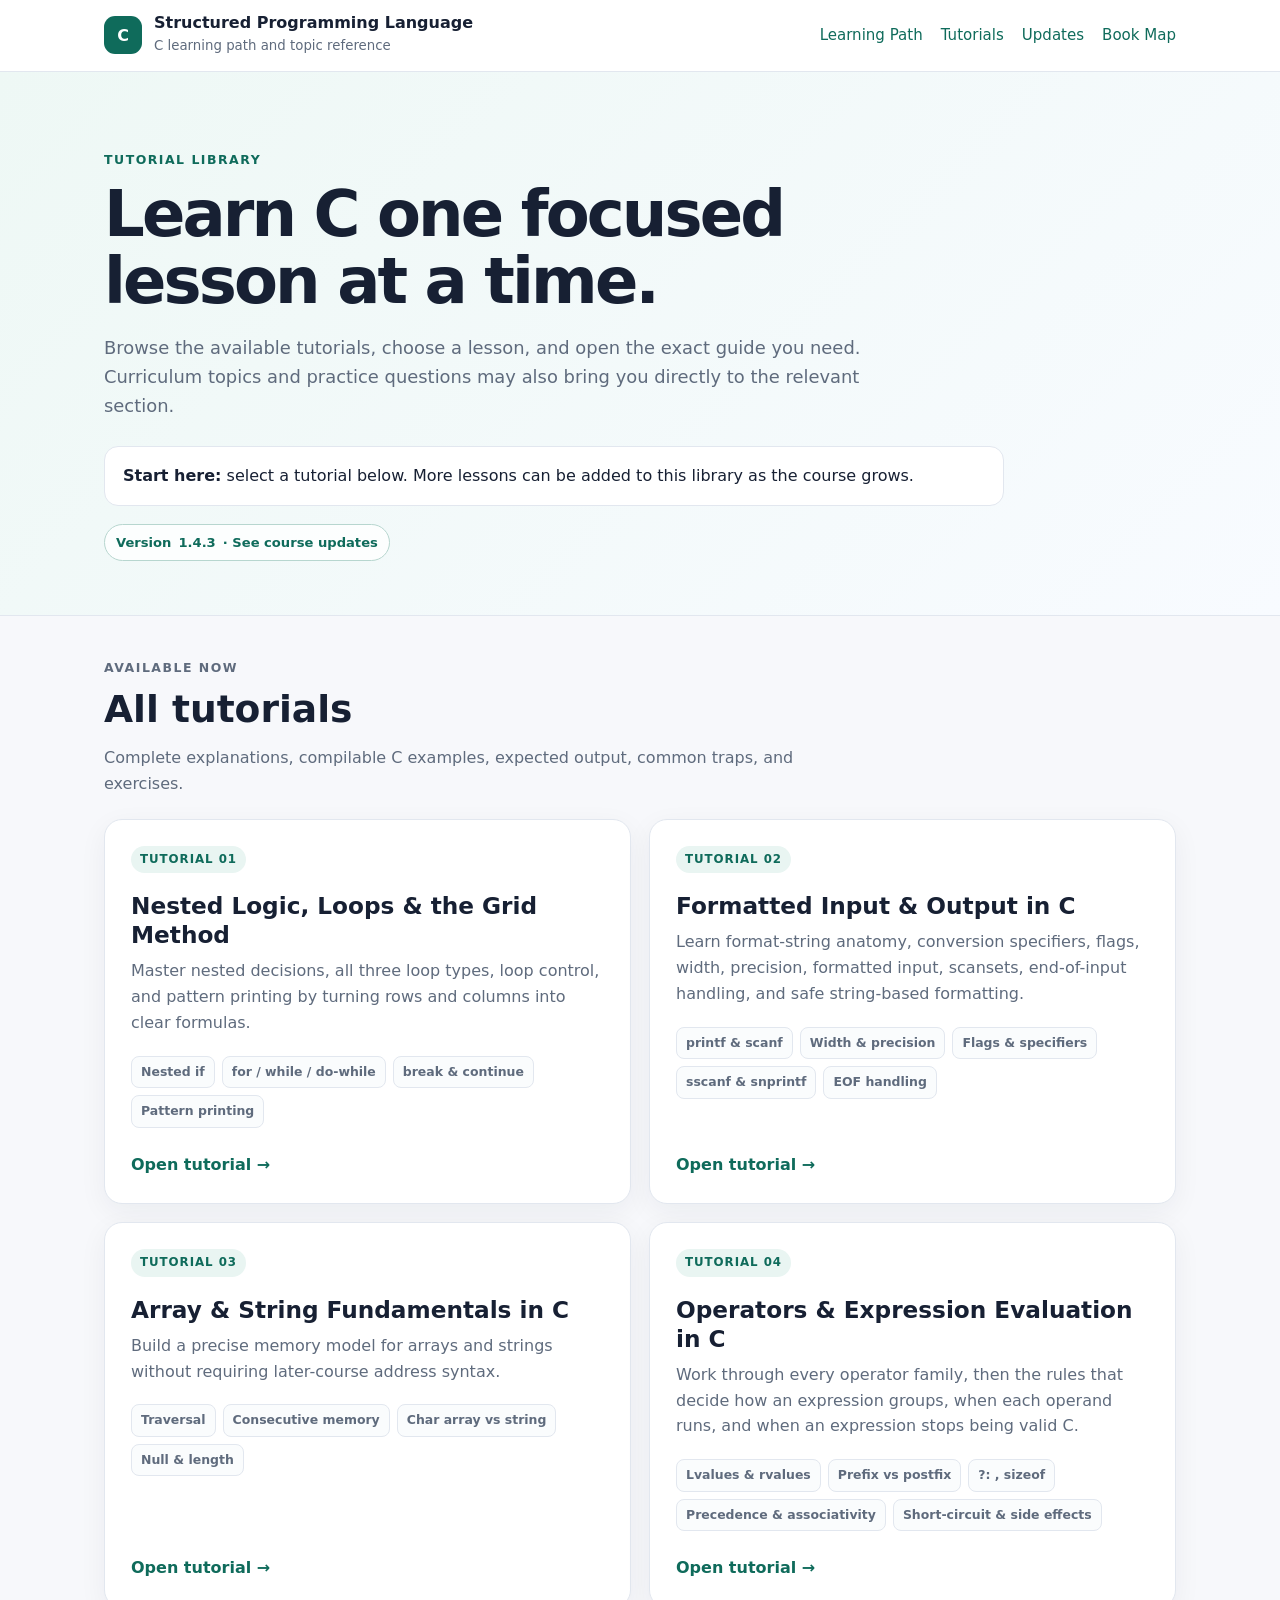
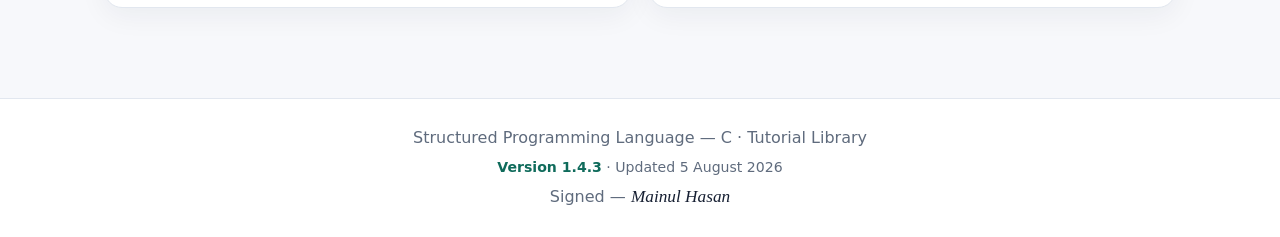
<file: tutorials/index.html>
<!doctype html>
<html lang="en">
<head>
  <meta charset="utf-8">
  <meta name="viewport" content="width=device-width, initial-scale=1">
  <meta name="description" content="Browse complete C programming tutorials connected to the structured learning path.">
  <title>C Programming Tutorials — Structured Programming Language</title>
  <link rel="stylesheet" href="../styles.css">
  <link rel="stylesheet" href="../mobile-nav.css">
</head>
<body>
<header class="site-header">
  <div class="header-inner">
    <a class="brand" href="../index.html#top" aria-label="Structured Programming Language C home">
      <span class="brand-mark">C</span>
      <span><strong>Structured Programming Language</strong><small>C learning path and topic reference</small></span>
    </a>
    <nav class="header-nav" aria-label="Main navigation">
      <a href="../index.html#foundation">Learning Path</a>
      <a href="index.html" aria-current="page">Tutorials</a>
      <a href="../updates.html">Updates</a>
      <a href="../index.html#reference">Book Map</a>
    </nav>
    <button class="nav-toggle" type="button" aria-expanded="false" aria-label="Open navigation">
      <span class="nav-toggle-label">Open navigation</span>
      <span class="nav-toggle-bar"></span><span class="nav-toggle-bar"></span><span class="nav-toggle-bar"></span>
    </button>
  </div>
</header>

<section class="hero" id="top">
  <div class="hero-inner">
    <p class="eyebrow">Tutorial Library</p>
    <h1>Learn C one focused lesson at a time.</h1>
    <p class="hero-copy">Browse the available tutorials, choose a lesson, and open the exact guide you need. Curriculum topics and practice questions may also bring you directly to the relevant section.</p>
    <div class="hero-note"><strong>Start here:</strong> select a tutorial below. More lessons can be added to this library as the course grows.</div>
    <a class="release-badge" href="../updates.html">Version <span data-release-version>1.4.3</span> · See course updates</a>
  </div>
</section>

<main class="tutorial-library">
  <div class="library-intro">
    <div>
      <p class="eyebrow">Available now</p>
      <h2>All tutorials</h2>
      <p>Complete explanations, compilable C examples, expected output, common traps, and exercises.</p>
    </div>
  </div>

  <div class="tutorial-grid">
    <a class="tutorial-card" href="nested-logic-loops-grid-method.html">
      <span class="card-number">Tutorial 01</span>
      <h3>Nested Logic, Loops &amp; the Grid Method</h3>
      <p>Master nested decisions, all three loop types, loop control, and pattern printing by turning rows and columns into clear formulas.</p>
      <div class="tutorial-tags" aria-label="Topics covered">
        <span>Nested if</span>
        <span>for / while / do-while</span>
        <span>break &amp; continue</span>
        <span>Pattern printing</span>
      </div>
      <span class="card-action">Open tutorial →</span>
    </a>
    <a class="tutorial-card" href="formatted-input-output.html">
      <span class="card-number">Tutorial 02</span>
      <h3>Formatted Input &amp; Output in C</h3>
      <p>Learn format-string anatomy, conversion specifiers, flags, width, precision, formatted input, scansets, end-of-input handling, and safe string-based formatting.</p>
      <div class="tutorial-tags" aria-label="Topics covered">
        <span>printf &amp; scanf</span>
        <span>Width &amp; precision</span>
        <span>Flags &amp; specifiers</span>
        <span>sscanf &amp; snprintf</span>
        <span>EOF handling</span>
      </div>
      <span class="card-action">Open tutorial →</span>
    </a>
    <a class="tutorial-card" href="array-string-fundamentals.html">
      <span class="card-number">Tutorial 03</span>
      <h3>Array &amp; String Fundamentals in C</h3>
      <p>Build a precise memory model for arrays and strings without requiring later-course address syntax.</p>
      <div class="tutorial-tags" aria-label="Topics covered">
        <span>Traversal</span>
        <span>Consecutive memory</span>
        <span>Char array vs string</span>
        <span>Null &amp; length</span>
      </div>
      <span class="card-action">Open tutorial →</span>
    </a>
    <a class="tutorial-card" href="operators-and-expressions.html">
      <span class="card-number">Tutorial 04</span>
      <h3>Operators &amp; Expression Evaluation in C</h3>
      <p>Work through every operator family, then the rules that decide how an expression groups, when each operand runs, and when an expression stops being valid C.</p>
      <div class="tutorial-tags" aria-label="Topics covered">
        <span>Lvalues &amp; rvalues</span>
        <span>Prefix vs postfix</span>
        <span>?: , sizeof</span>
        <span>Precedence &amp; associativity</span>
        <span>Short-circuit &amp; side effects</span>
      </div>
      <span class="card-action">Open tutorial →</span>
    </a>
  </div>
</main>

<footer class="site-footer">
  <span>Structured Programming Language — C · Tutorial Library</span>
  <span class="release-line"><a href="../updates.html">Version <span data-release-version>1.4.3</span></a> · Updated <time data-release-date datetime="2026-08-05">5 August 2026</time></span>
  <span>Signed — <span class="signature-name" data-release-author>Mainul Hasan</span></span>
</footer>
<script src="../site-meta.js?v=1.4.3"></script>
<script src="../site-nav.js?v=1.4.3"></script>
</body>
</html>
</file>
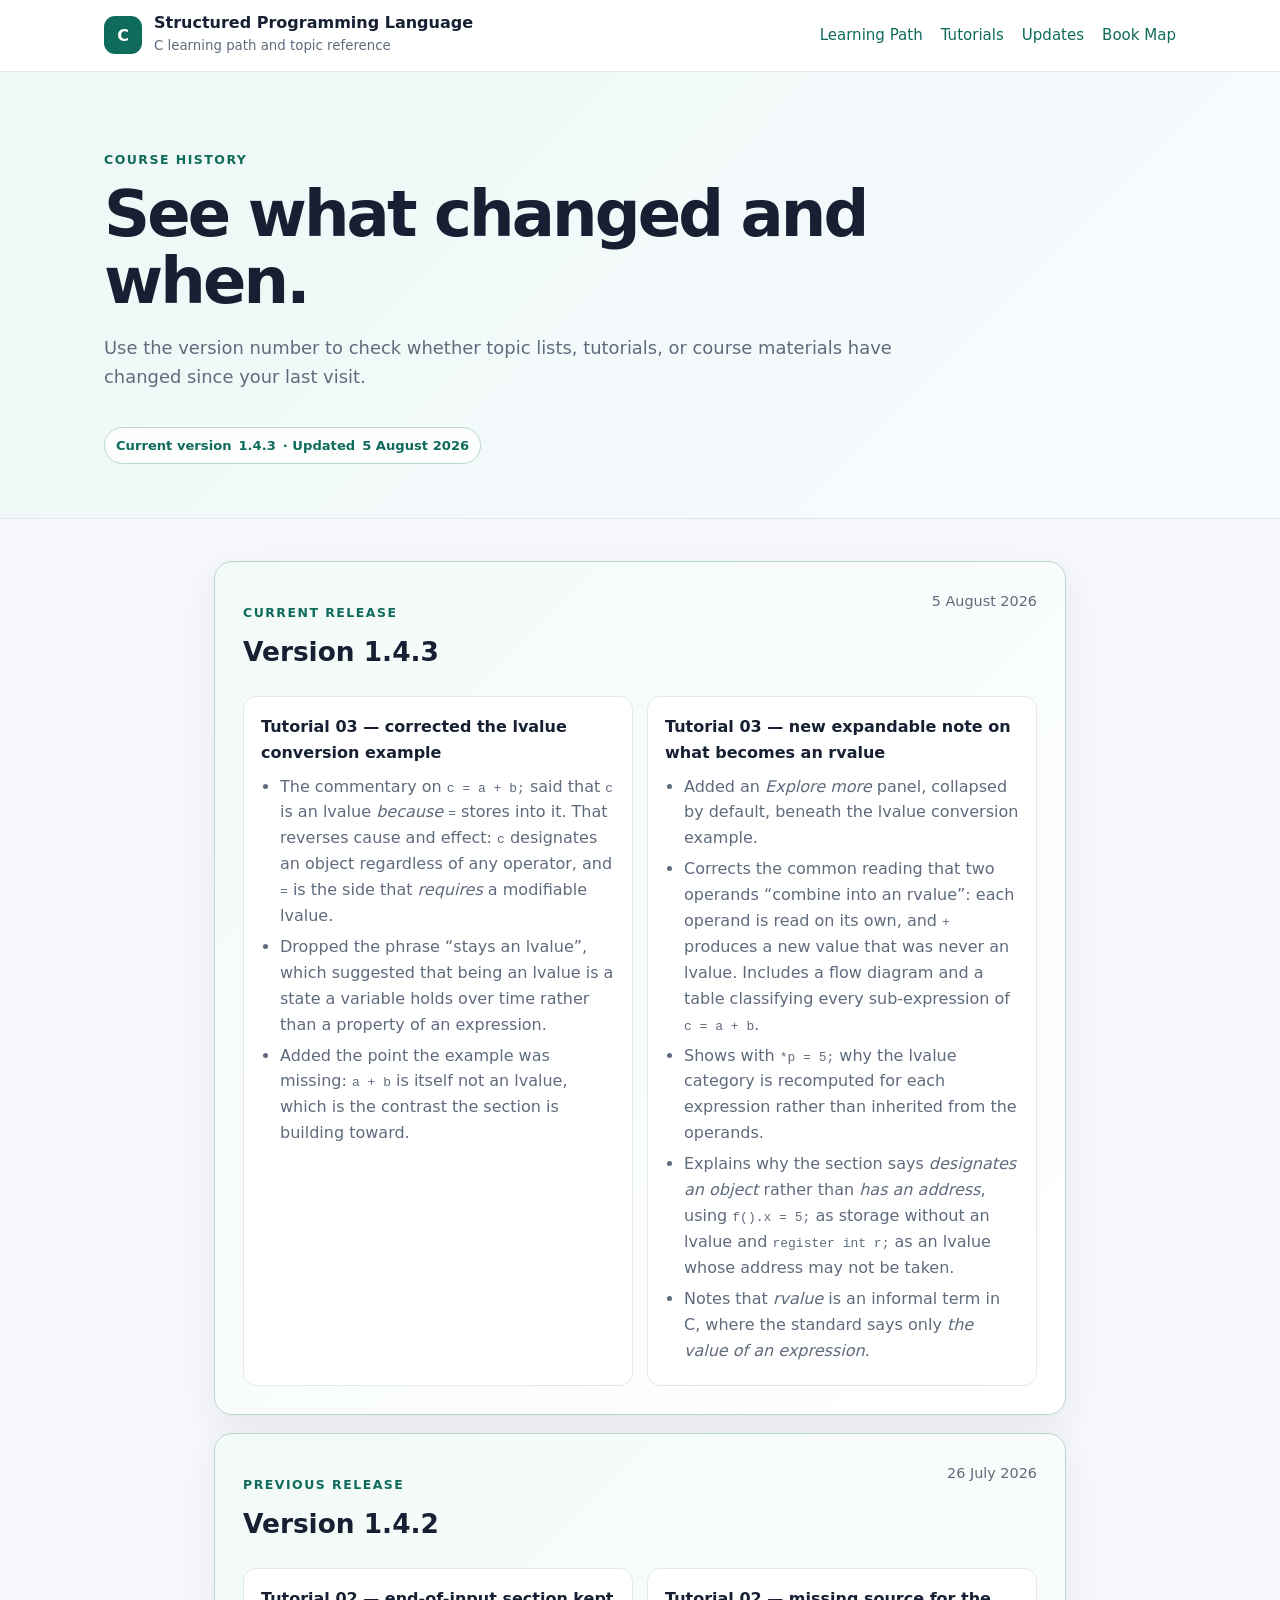
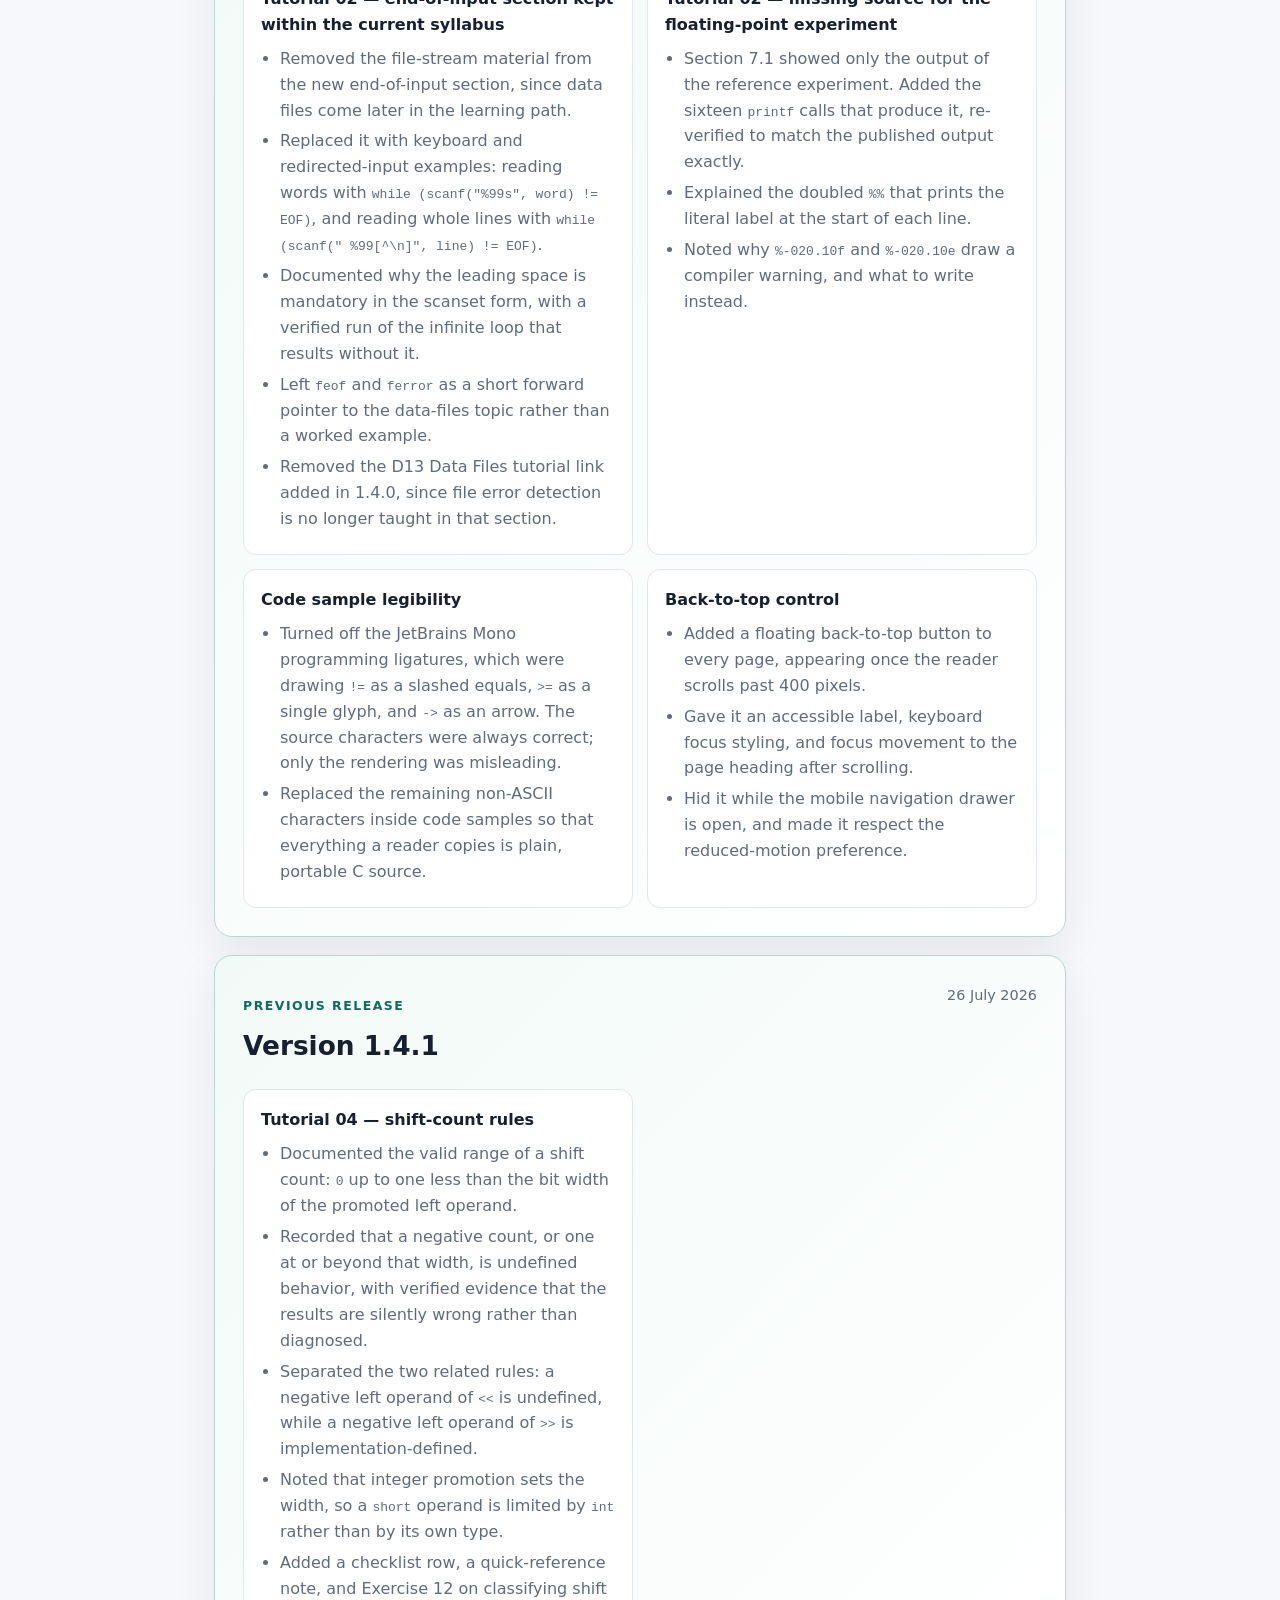
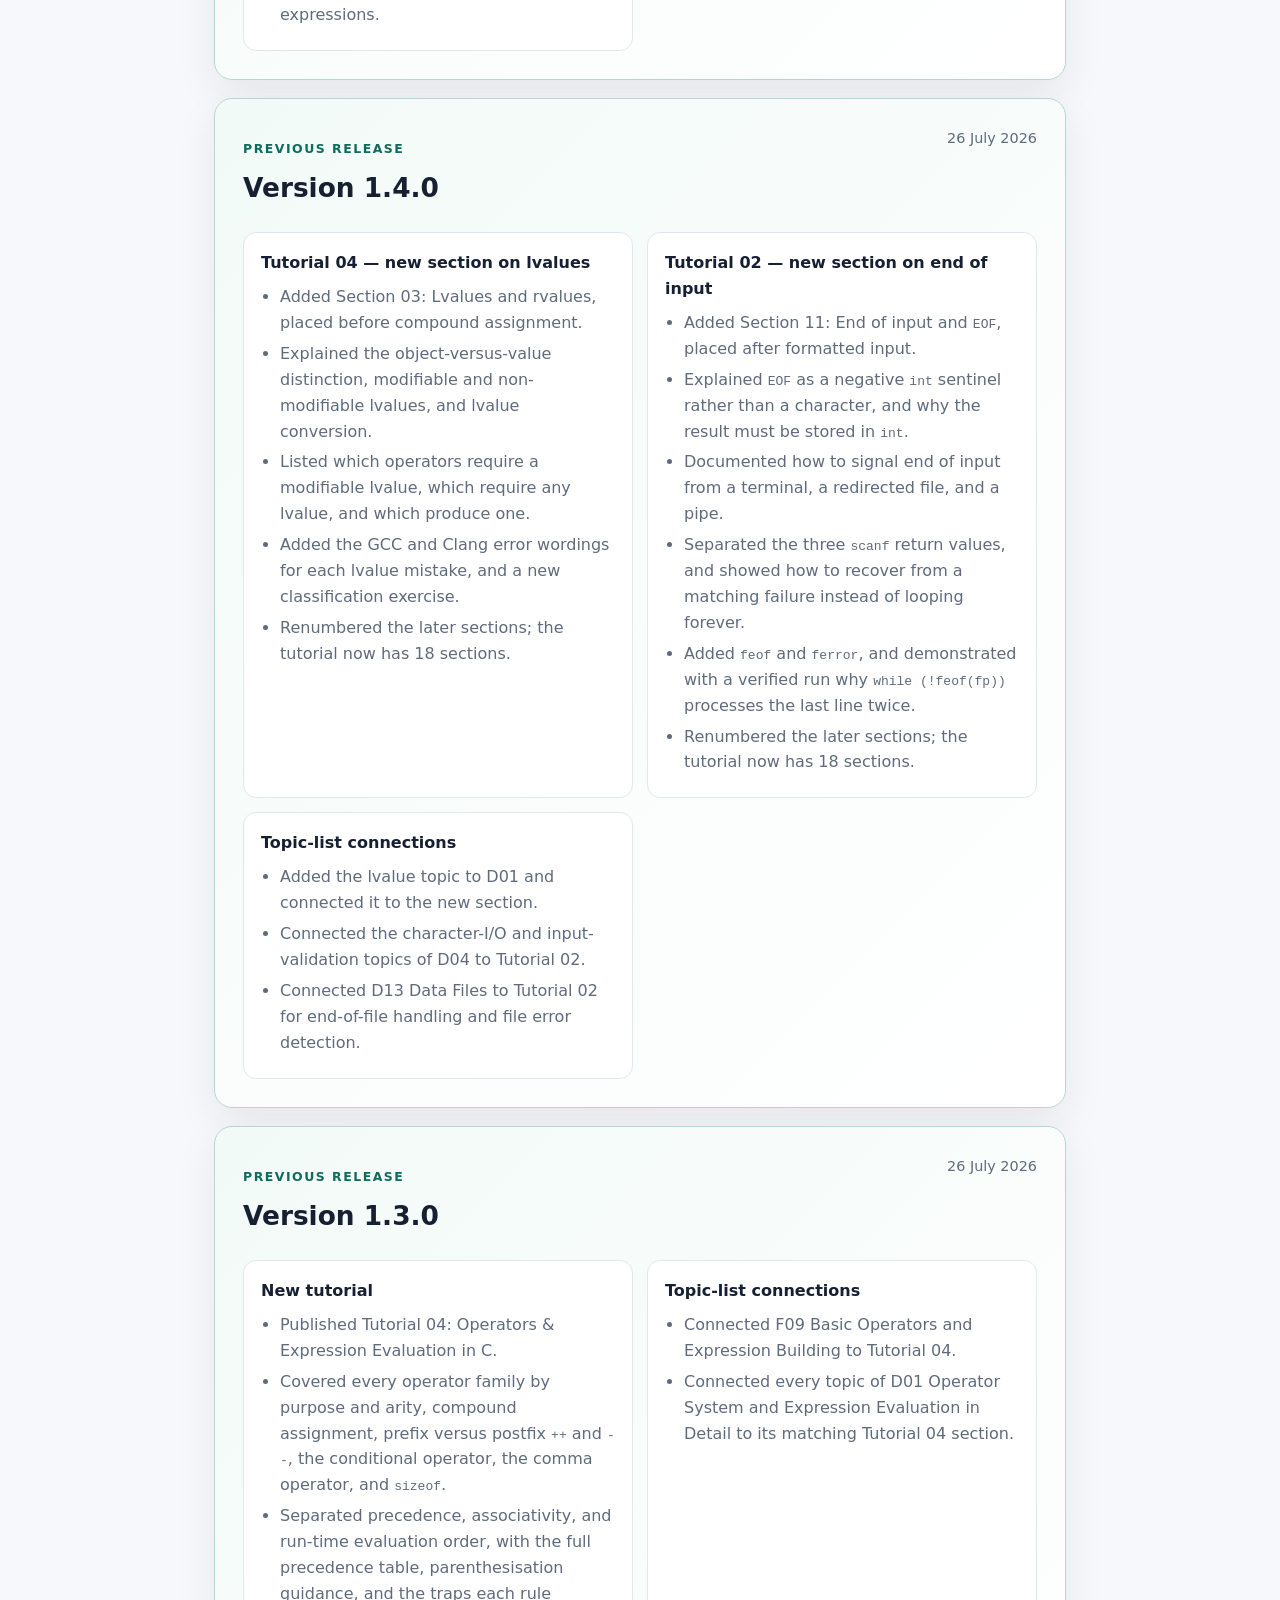
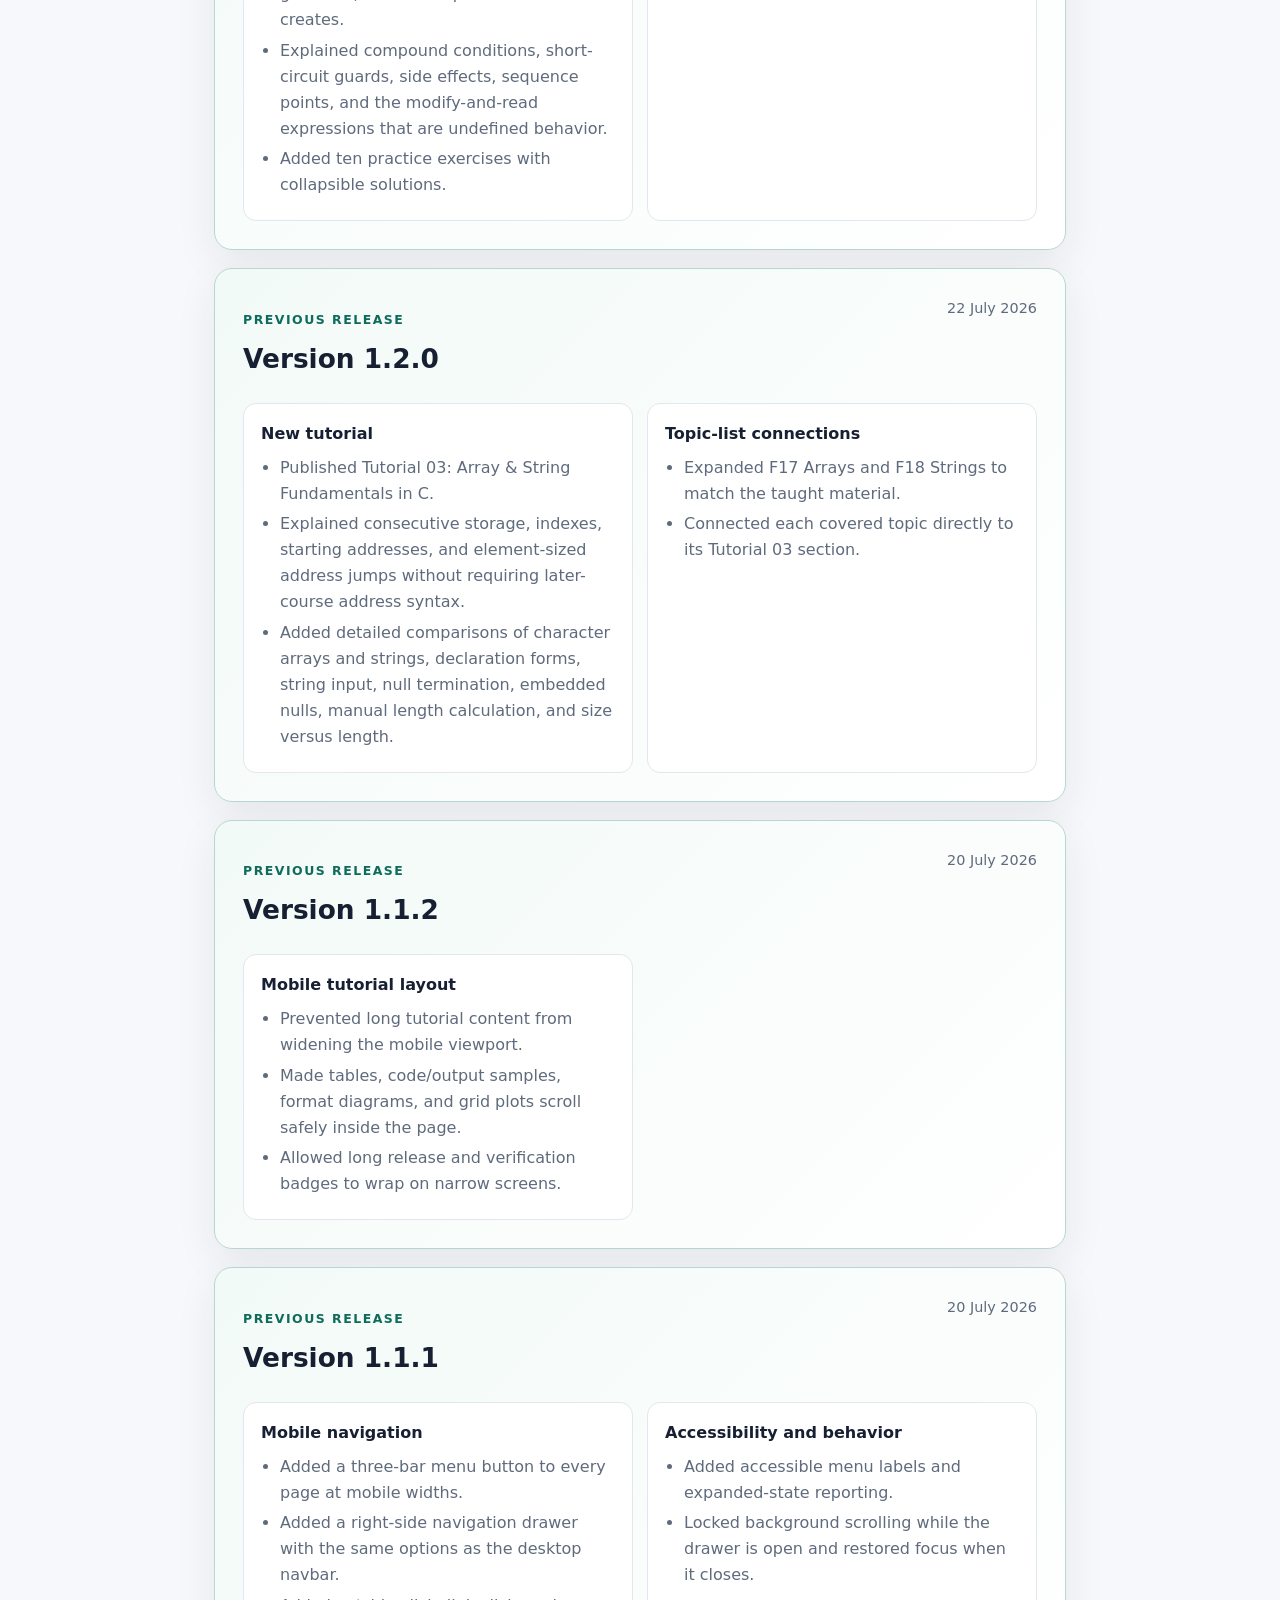
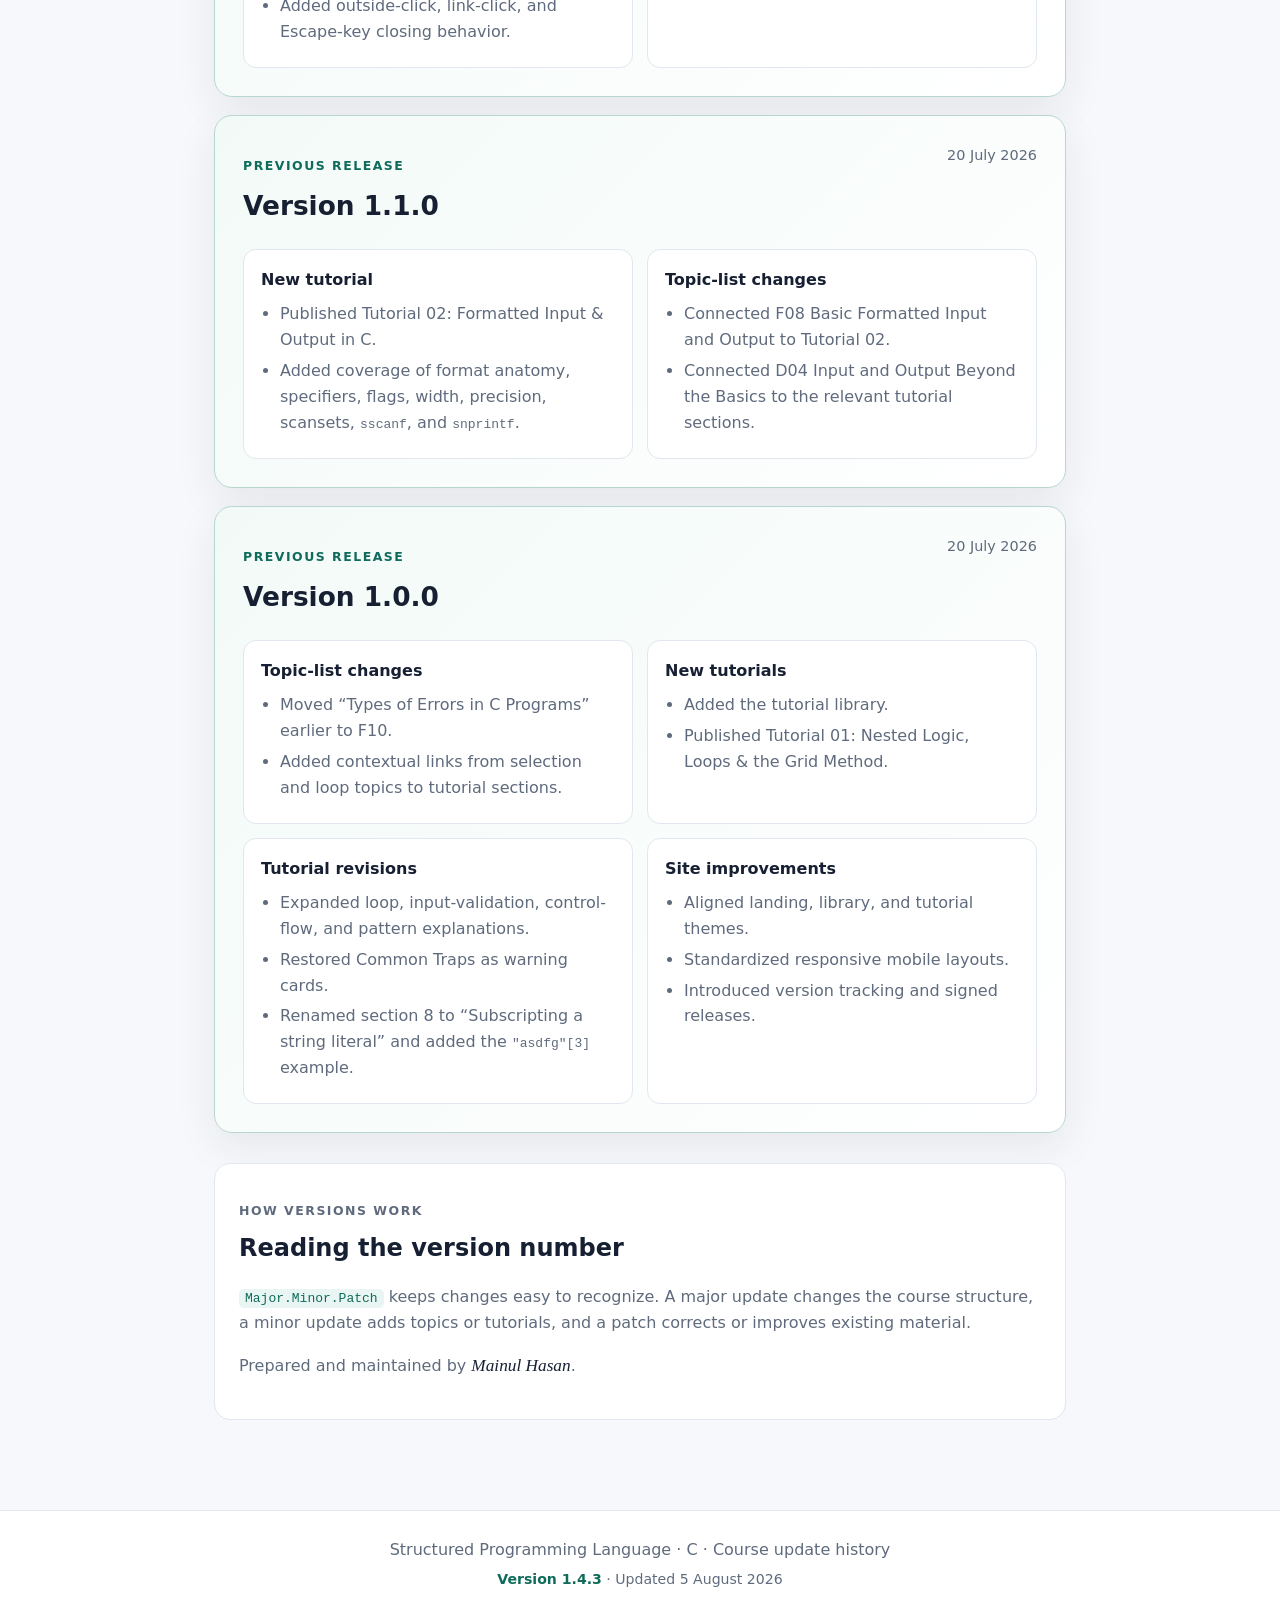
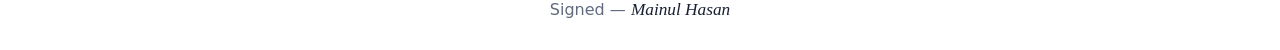
<file: updates.html>
<!doctype html>
<html lang="en">
<head>
  <meta charset="utf-8">
  <meta name="viewport" content="width=device-width, initial-scale=1">
  <meta name="description" content="Version history and course updates for the Structured Programming Language C learning path.">
  <title>Course Updates — Structured Programming Language C</title>
  <link rel="stylesheet" href="styles.css">
  <link rel="stylesheet" href="mobile-nav.css">
</head>
<body>
<header class="site-header">
  <div class="header-inner">
    <a class="brand" href="index.html#top" aria-label="Structured Programming Language C home">
      <span class="brand-mark">C</span>
      <span><strong>Structured Programming Language</strong><small>C learning path and topic reference</small></span>
    </a>
    <nav class="header-nav" aria-label="Main navigation">
      <a href="index.html#foundation">Learning Path</a>
      <a href="tutorials/index.html">Tutorials</a>
      <a href="updates.html" aria-current="page">Updates</a>
      <a href="index.html#reference">Book Map</a>
    </nav>
    <button class="nav-toggle" type="button" aria-expanded="false" aria-label="Open navigation">
      <span class="nav-toggle-label">Open navigation</span>
      <span class="nav-toggle-bar"></span><span class="nav-toggle-bar"></span><span class="nav-toggle-bar"></span>
    </button>
  </div>
</header>

<section class="hero" id="top">
  <div class="hero-inner">
    <p class="eyebrow">Course history</p>
    <h1>See what changed and when.</h1>
    <p class="hero-copy">Use the version number to check whether topic lists, tutorials, or course materials have changed since your last visit.</p>
    <a class="release-badge" href="#v1-4-3">Current version <span data-release-version>1.4.3</span> · Updated <time data-release-date datetime="2026-08-05">5 August 2026</time></a>
  </div>
</section>

<main class="updates-page">
  <article class="release-card" id="v1-4-3">
    <div class="release-head">
      <div>
        <p class="eyebrow">Current release</p>
        <h2>Version 1.4.3</h2>
      </div>
      <time class="release-date" datetime="2026-08-05">5 August 2026</time>
    </div>
    <div class="change-groups">
      <section class="change-group">
        <h3>Tutorial 03 — corrected the lvalue conversion example</h3>
        <ul>
          <li>The commentary on <code>c = a + b;</code> said that <code>c</code> is an lvalue <em>because</em> <code>=</code> stores into it. That reverses cause and effect: <code>c</code> designates an object regardless of any operator, and <code>=</code> is the side that <em>requires</em> a modifiable lvalue.</li>
          <li>Dropped the phrase &ldquo;stays an lvalue&rdquo;, which suggested that being an lvalue is a state a variable holds over time rather than a property of an expression.</li>
          <li>Added the point the example was missing: <code>a + b</code> is itself not an lvalue, which is the contrast the section is building toward.</li>
        </ul>
      </section>
      <section class="change-group">
        <h3>Tutorial 03 — new expandable note on what becomes an rvalue</h3>
        <ul>
          <li>Added an <em>Explore more</em> panel, collapsed by default, beneath the lvalue conversion example.</li>
          <li>Corrects the common reading that two operands &ldquo;combine into an rvalue&rdquo;: each operand is read on its own, and <code>+</code> produces a new value that was never an lvalue. Includes a flow diagram and a table classifying every sub-expression of <code>c = a + b</code>.</li>
          <li>Shows with <code>*p = 5;</code> why the lvalue category is recomputed for each expression rather than inherited from the operands.</li>
          <li>Explains why the section says <em>designates an object</em> rather than <em>has an address</em>, using <code>f().x = 5;</code> as storage without an lvalue and <code>register int r;</code> as an lvalue whose address may not be taken.</li>
          <li>Notes that <em>rvalue</em> is an informal term in C, where the standard says only <em>the value of an expression</em>.</li>
        </ul>
      </section>
    </div>
  </article>

  <article class="release-card" id="v1-4-2">
    <div class="release-head">
      <div>
        <p class="eyebrow">Previous release</p>
        <h2>Version 1.4.2</h2>
      </div>
      <time class="release-date" datetime="2026-07-26">26 July 2026</time>
    </div>
    <div class="change-groups">
      <section class="change-group">
        <h3>Tutorial 02 — end-of-input section kept within the current syllabus</h3>
        <ul>
          <li>Removed the file-stream material from the new end-of-input section, since data files come later in the learning path.</li>
          <li>Replaced it with keyboard and redirected-input examples: reading words with <code>while (scanf("%99s", word) != EOF)</code>, and reading whole lines with <code>while (scanf(" %99[^\n]", line) != EOF)</code>.</li>
          <li>Documented why the leading space is mandatory in the scanset form, with a verified run of the infinite loop that results without it.</li>
          <li>Left <code>feof</code> and <code>ferror</code> as a short forward pointer to the data-files topic rather than a worked example.</li>
          <li>Removed the D13 Data Files tutorial link added in 1.4.0, since file error detection is no longer taught in that section.</li>
        </ul>
      </section>
      <section class="change-group">
        <h3>Tutorial 02 — missing source for the floating-point experiment</h3>
        <ul>
          <li>Section 7.1 showed only the output of the reference experiment. Added the sixteen <code>printf</code> calls that produce it, re-verified to match the published output exactly.</li>
          <li>Explained the doubled <code>%%</code> that prints the literal label at the start of each line.</li>
          <li>Noted why <code>%-020.10f</code> and <code>%-020.10e</code> draw a compiler warning, and what to write instead.</li>
        </ul>
      </section>
      <section class="change-group">
        <h3>Code sample legibility</h3>
        <ul>
          <li>Turned off the JetBrains Mono programming ligatures, which were drawing <code>!=</code> as a slashed equals, <code>&gt;=</code> as a single glyph, and <code>-&gt;</code> as an arrow. The source characters were always correct; only the rendering was misleading.</li>
          <li>Replaced the remaining non-ASCII characters inside code samples so that everything a reader copies is plain, portable C source.</li>
        </ul>
      </section>
      <section class="change-group">
        <h3>Back-to-top control</h3>
        <ul>
          <li>Added a floating back-to-top button to every page, appearing once the reader scrolls past 400 pixels.</li>
          <li>Gave it an accessible label, keyboard focus styling, and focus movement to the page heading after scrolling.</li>
          <li>Hid it while the mobile navigation drawer is open, and made it respect the reduced-motion preference.</li>
        </ul>
      </section>
    </div>
  </article>

  <article class="release-card" id="v1-4-1">
    <div class="release-head">
      <div>
        <p class="eyebrow">Previous release</p>
        <h2>Version 1.4.1</h2>
      </div>
      <time class="release-date" datetime="2026-07-26">26 July 2026</time>
    </div>
    <div class="change-groups">
      <section class="change-group">
        <h3>Tutorial 04 — shift-count rules</h3>
        <ul>
          <li>Documented the valid range of a shift count: <code>0</code> up to one less than the bit width of the promoted left operand.</li>
          <li>Recorded that a negative count, or one at or beyond that width, is undefined behavior, with verified evidence that the results are silently wrong rather than diagnosed.</li>
          <li>Separated the two related rules: a negative left operand of <code>&lt;&lt;</code> is undefined, while a negative left operand of <code>&gt;&gt;</code> is implementation-defined.</li>
          <li>Noted that integer promotion sets the width, so a <code>short</code> operand is limited by <code>int</code> rather than by its own type.</li>
          <li>Added a checklist row, a quick-reference note, and Exercise 12 on classifying shift expressions.</li>
        </ul>
      </section>
    </div>
  </article>

  <article class="release-card" id="v1-4-0">
    <div class="release-head">
      <div>
        <p class="eyebrow">Previous release</p>
        <h2>Version 1.4.0</h2>
      </div>
      <time class="release-date" datetime="2026-07-26">26 July 2026</time>
    </div>
    <div class="change-groups">
      <section class="change-group">
        <h3>Tutorial 04 — new section on lvalues</h3>
        <ul>
          <li>Added Section 03: Lvalues and rvalues, placed before compound assignment.</li>
          <li>Explained the object-versus-value distinction, modifiable and non-modifiable lvalues, and lvalue conversion.</li>
          <li>Listed which operators require a modifiable lvalue, which require any lvalue, and which produce one.</li>
          <li>Added the GCC and Clang error wordings for each lvalue mistake, and a new classification exercise.</li>
          <li>Renumbered the later sections; the tutorial now has 18 sections.</li>
        </ul>
      </section>
      <section class="change-group">
        <h3>Tutorial 02 — new section on end of input</h3>
        <ul>
          <li>Added Section 11: End of input and <code>EOF</code>, placed after formatted input.</li>
          <li>Explained <code>EOF</code> as a negative <code>int</code> sentinel rather than a character, and why the result must be stored in <code>int</code>.</li>
          <li>Documented how to signal end of input from a terminal, a redirected file, and a pipe.</li>
          <li>Separated the three <code>scanf</code> return values, and showed how to recover from a matching failure instead of looping forever.</li>
          <li>Added <code>feof</code> and <code>ferror</code>, and demonstrated with a verified run why <code>while (!feof(fp))</code> processes the last line twice.</li>
          <li>Renumbered the later sections; the tutorial now has 18 sections.</li>
        </ul>
      </section>
      <section class="change-group">
        <h3>Topic-list connections</h3>
        <ul>
          <li>Added the lvalue topic to D01 and connected it to the new section.</li>
          <li>Connected the character-I/O and input-validation topics of D04 to Tutorial 02.</li>
          <li>Connected D13 Data Files to Tutorial 02 for end-of-file handling and file error detection.</li>
        </ul>
      </section>
    </div>
  </article>

  <article class="release-card" id="v1-3-0">
    <div class="release-head">
      <div>
        <p class="eyebrow">Previous release</p>
        <h2>Version 1.3.0</h2>
      </div>
      <time class="release-date" datetime="2026-07-26">26 July 2026</time>
    </div>
    <div class="change-groups">
      <section class="change-group">
        <h3>New tutorial</h3>
        <ul>
          <li>Published Tutorial 04: Operators &amp; Expression Evaluation in C.</li>
          <li>Covered every operator family by purpose and arity, compound assignment, prefix versus postfix <code>++</code> and <code>--</code>, the conditional operator, the comma operator, and <code>sizeof</code>.</li>
          <li>Separated precedence, associativity, and run-time evaluation order, with the full precedence table, parenthesisation guidance, and the traps each rule creates.</li>
          <li>Explained compound conditions, short-circuit guards, side effects, sequence points, and the modify-and-read expressions that are undefined behavior.</li>
          <li>Added ten practice exercises with collapsible solutions.</li>
        </ul>
      </section>
      <section class="change-group">
        <h3>Topic-list connections</h3>
        <ul>
          <li>Connected F09 Basic Operators and Expression Building to Tutorial 04.</li>
          <li>Connected every topic of D01 Operator System and Expression Evaluation in Detail to its matching Tutorial 04 section.</li>
        </ul>
      </section>
    </div>
  </article>

  <article class="release-card" id="v1-2-0">
    <div class="release-head">
      <div>
        <p class="eyebrow">Previous release</p>
        <h2>Version 1.2.0</h2>
      </div>
      <time class="release-date" datetime="2026-07-22">22 July 2026</time>
    </div>
    <div class="change-groups">
      <section class="change-group">
        <h3>New tutorial</h3>
        <ul>
          <li>Published Tutorial 03: Array &amp; String Fundamentals in C.</li>
          <li>Explained consecutive storage, indexes, starting addresses, and element-sized address jumps without requiring later-course address syntax.</li>
          <li>Added detailed comparisons of character arrays and strings, declaration forms, string input, null termination, embedded nulls, manual length calculation, and size versus length.</li>
        </ul>
      </section>
      <section class="change-group">
        <h3>Topic-list connections</h3>
        <ul>
          <li>Expanded F17 Arrays and F18 Strings to match the taught material.</li>
          <li>Connected each covered topic directly to its Tutorial 03 section.</li>
        </ul>
      </section>
    </div>
  </article>

  <article class="release-card" id="v1-1-2">
    <div class="release-head">
      <div>
        <p class="eyebrow">Previous release</p>
        <h2>Version 1.1.2</h2>
      </div>
      <time class="release-date" datetime="2026-07-20">20 July 2026</time>
    </div>
    <div class="change-groups">
      <section class="change-group">
        <h3>Mobile tutorial layout</h3>
        <ul>
          <li>Prevented long tutorial content from widening the mobile viewport.</li>
          <li>Made tables, code/output samples, format diagrams, and grid plots scroll safely inside the page.</li>
          <li>Allowed long release and verification badges to wrap on narrow screens.</li>
        </ul>
      </section>
    </div>
  </article>

  <article class="release-card" id="v1-1-1">
    <div class="release-head">
      <div>
        <p class="eyebrow">Previous release</p>
        <h2>Version 1.1.1</h2>
      </div>
      <time class="release-date" datetime="2026-07-20">20 July 2026</time>
    </div>
    <div class="change-groups">
      <section class="change-group">
        <h3>Mobile navigation</h3>
        <ul>
          <li>Added a three-bar menu button to every page at mobile widths.</li>
          <li>Added a right-side navigation drawer with the same options as the desktop navbar.</li>
          <li>Added outside-click, link-click, and Escape-key closing behavior.</li>
        </ul>
      </section>
      <section class="change-group">
        <h3>Accessibility and behavior</h3>
        <ul>
          <li>Added accessible menu labels and expanded-state reporting.</li>
          <li>Locked background scrolling while the drawer is open and restored focus when it closes.</li>
        </ul>
      </section>
    </div>
  </article>

  <article class="release-card" id="v1-1-0">
    <div class="release-head">
      <div>
        <p class="eyebrow">Previous release</p>
        <h2>Version 1.1.0</h2>
      </div>
      <time class="release-date" datetime="2026-07-20">20 July 2026</time>
    </div>

    <div class="change-groups">
      <section class="change-group">
        <h3>New tutorial</h3>
        <ul>
          <li>Published Tutorial 02: Formatted Input &amp; Output in C.</li>
          <li>Added coverage of format anatomy, specifiers, flags, width, precision, scansets, <code>sscanf</code>, and <code>snprintf</code>.</li>
        </ul>
      </section>
      <section class="change-group">
        <h3>Topic-list changes</h3>
        <ul>
          <li>Connected F08 Basic Formatted Input and Output to Tutorial 02.</li>
          <li>Connected D04 Input and Output Beyond the Basics to the relevant tutorial sections.</li>
        </ul>
      </section>
    </div>
  </article>

  <article class="release-card" id="v1-0-0">
    <div class="release-head">
      <div>
        <p class="eyebrow">Previous release</p>
        <h2>Version 1.0.0</h2>
      </div>
      <time class="release-date" datetime="2026-07-20">20 July 2026</time>
    </div>

    <div class="change-groups">
      <section class="change-group">
        <h3>Topic-list changes</h3>
        <ul>
          <li>Moved “Types of Errors in C Programs” earlier to F10.</li>
          <li>Added contextual links from selection and loop topics to tutorial sections.</li>
        </ul>
      </section>
      <section class="change-group">
        <h3>New tutorials</h3>
        <ul>
          <li>Added the tutorial library.</li>
          <li>Published Tutorial 01: Nested Logic, Loops &amp; the Grid Method.</li>
        </ul>
      </section>
      <section class="change-group">
        <h3>Tutorial revisions</h3>
        <ul>
          <li>Expanded loop, input-validation, control-flow, and pattern explanations.</li>
          <li>Restored Common Traps as warning cards.</li>
          <li>Renamed section 8 to “Subscripting a string literal” and added the <code>"asdfg"[3]</code> example.</li>
        </ul>
      </section>
      <section class="change-group">
        <h3>Site improvements</h3>
        <ul>
          <li>Aligned landing, library, and tutorial themes.</li>
          <li>Standardized responsive mobile layouts.</li>
          <li>Introduced version tracking and signed releases.</li>
        </ul>
      </section>
    </div>
  </article>

  <section class="version-guide">
    <p class="eyebrow">How versions work</p>
    <h2>Reading the version number</h2>
    <p><code>Major.Minor.Patch</code> keeps changes easy to recognize. A major update changes the course structure, a minor update adds topics or tutorials, and a patch corrects or improves existing material.</p>
    <p>Prepared and maintained by <span class="signature-name" data-release-author>Mainul Hasan</span>.</p>
  </section>
</main>

<footer class="site-footer">
  <span>Structured Programming Language · C · Course update history</span>
  <span class="release-line"><a href="updates.html">Version <span data-release-version>1.4.3</span></a> · Updated <time data-release-date datetime="2026-08-05">5 August 2026</time></span>
  <span>Signed — <span class="signature-name" data-release-author>Mainul Hasan</span></span>
</footer>
<script src="site-meta.js?v=1.4.3"></script>
<script src="site-nav.js?v=1.4.3"></script>
</body>
</html>
</file>
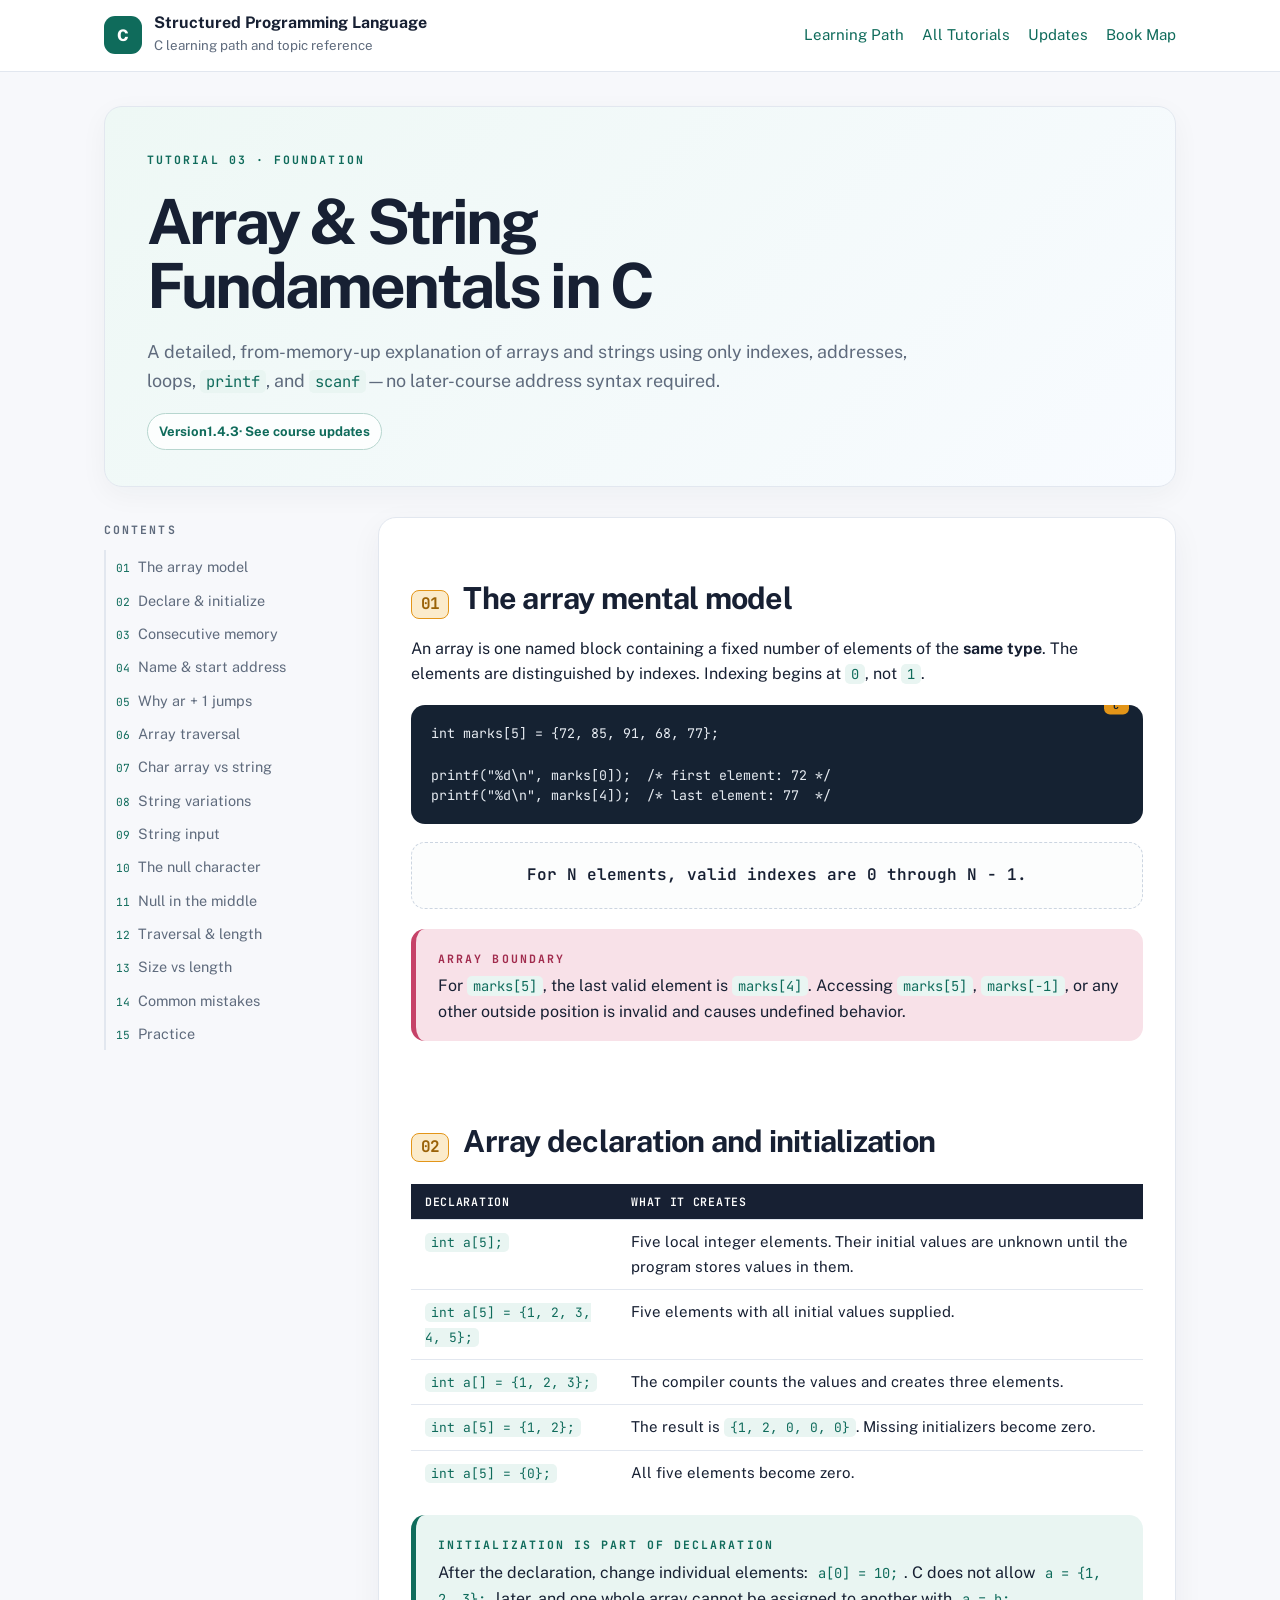
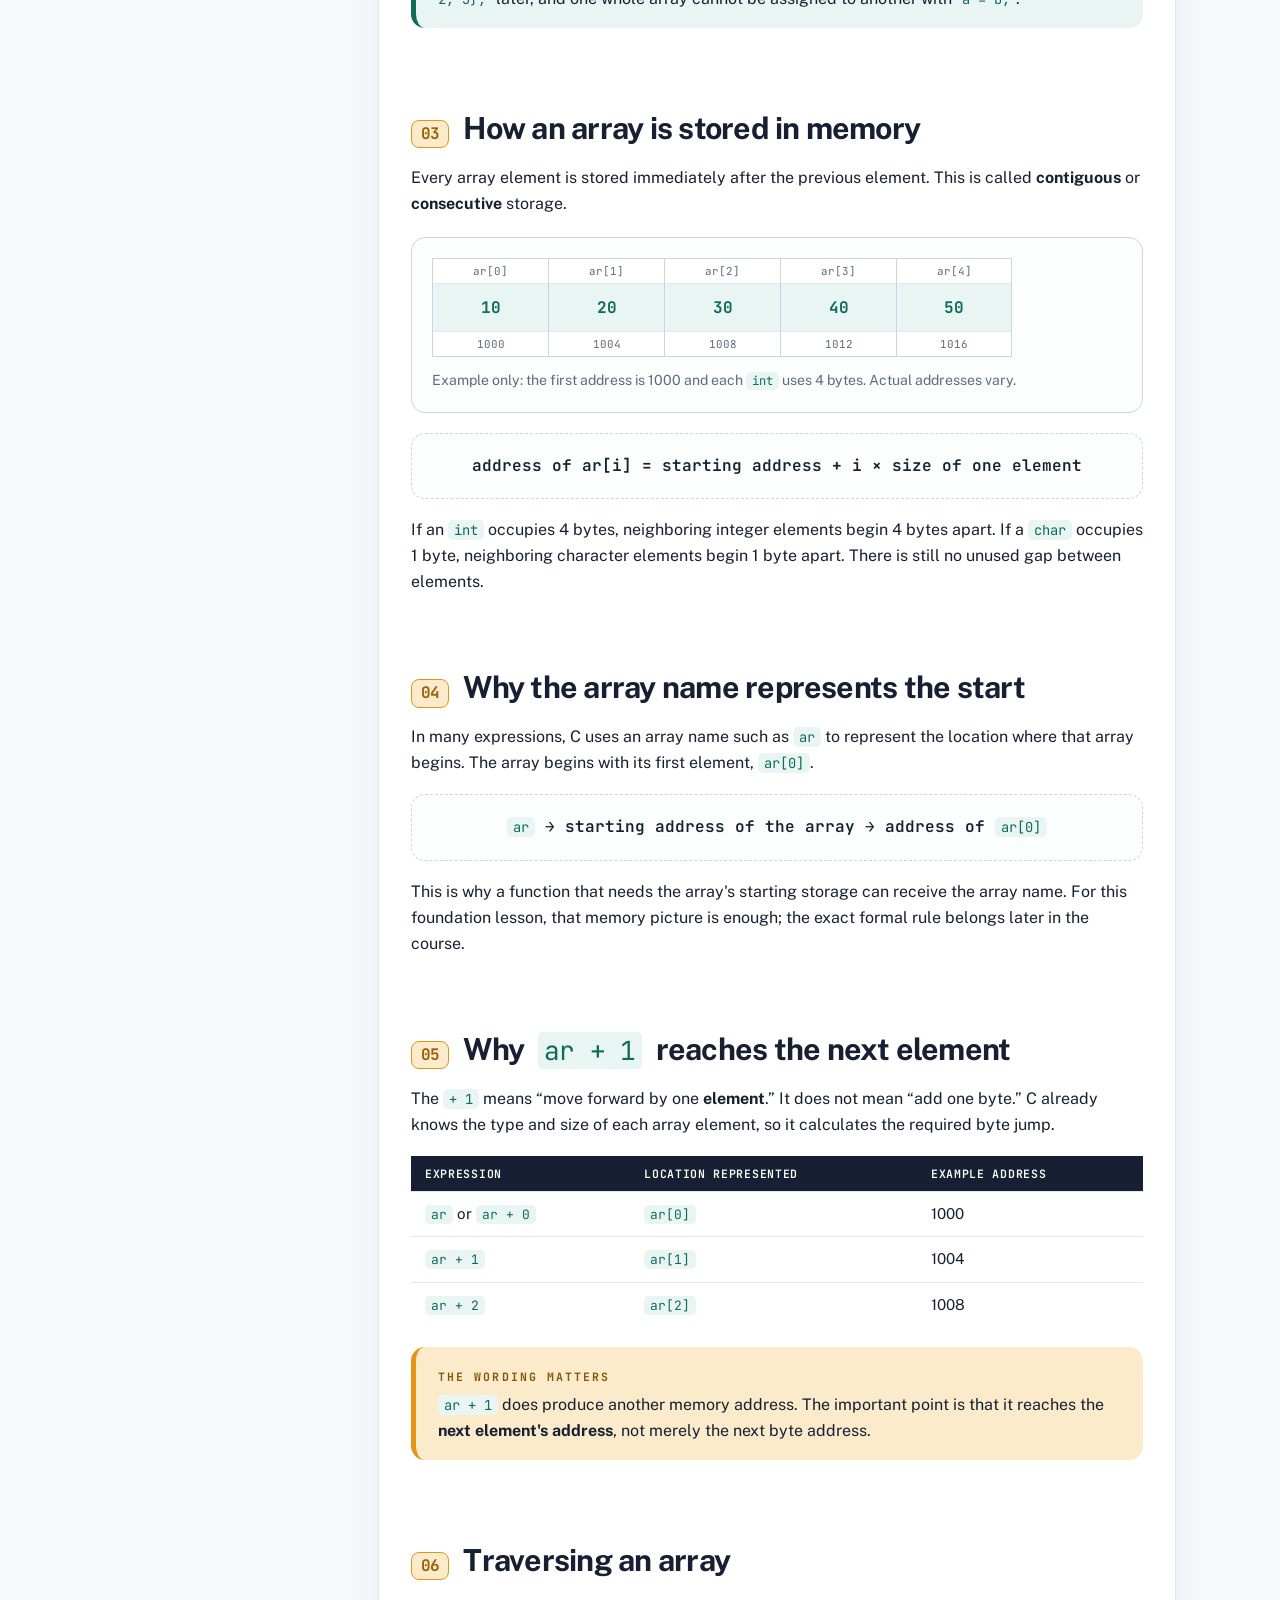
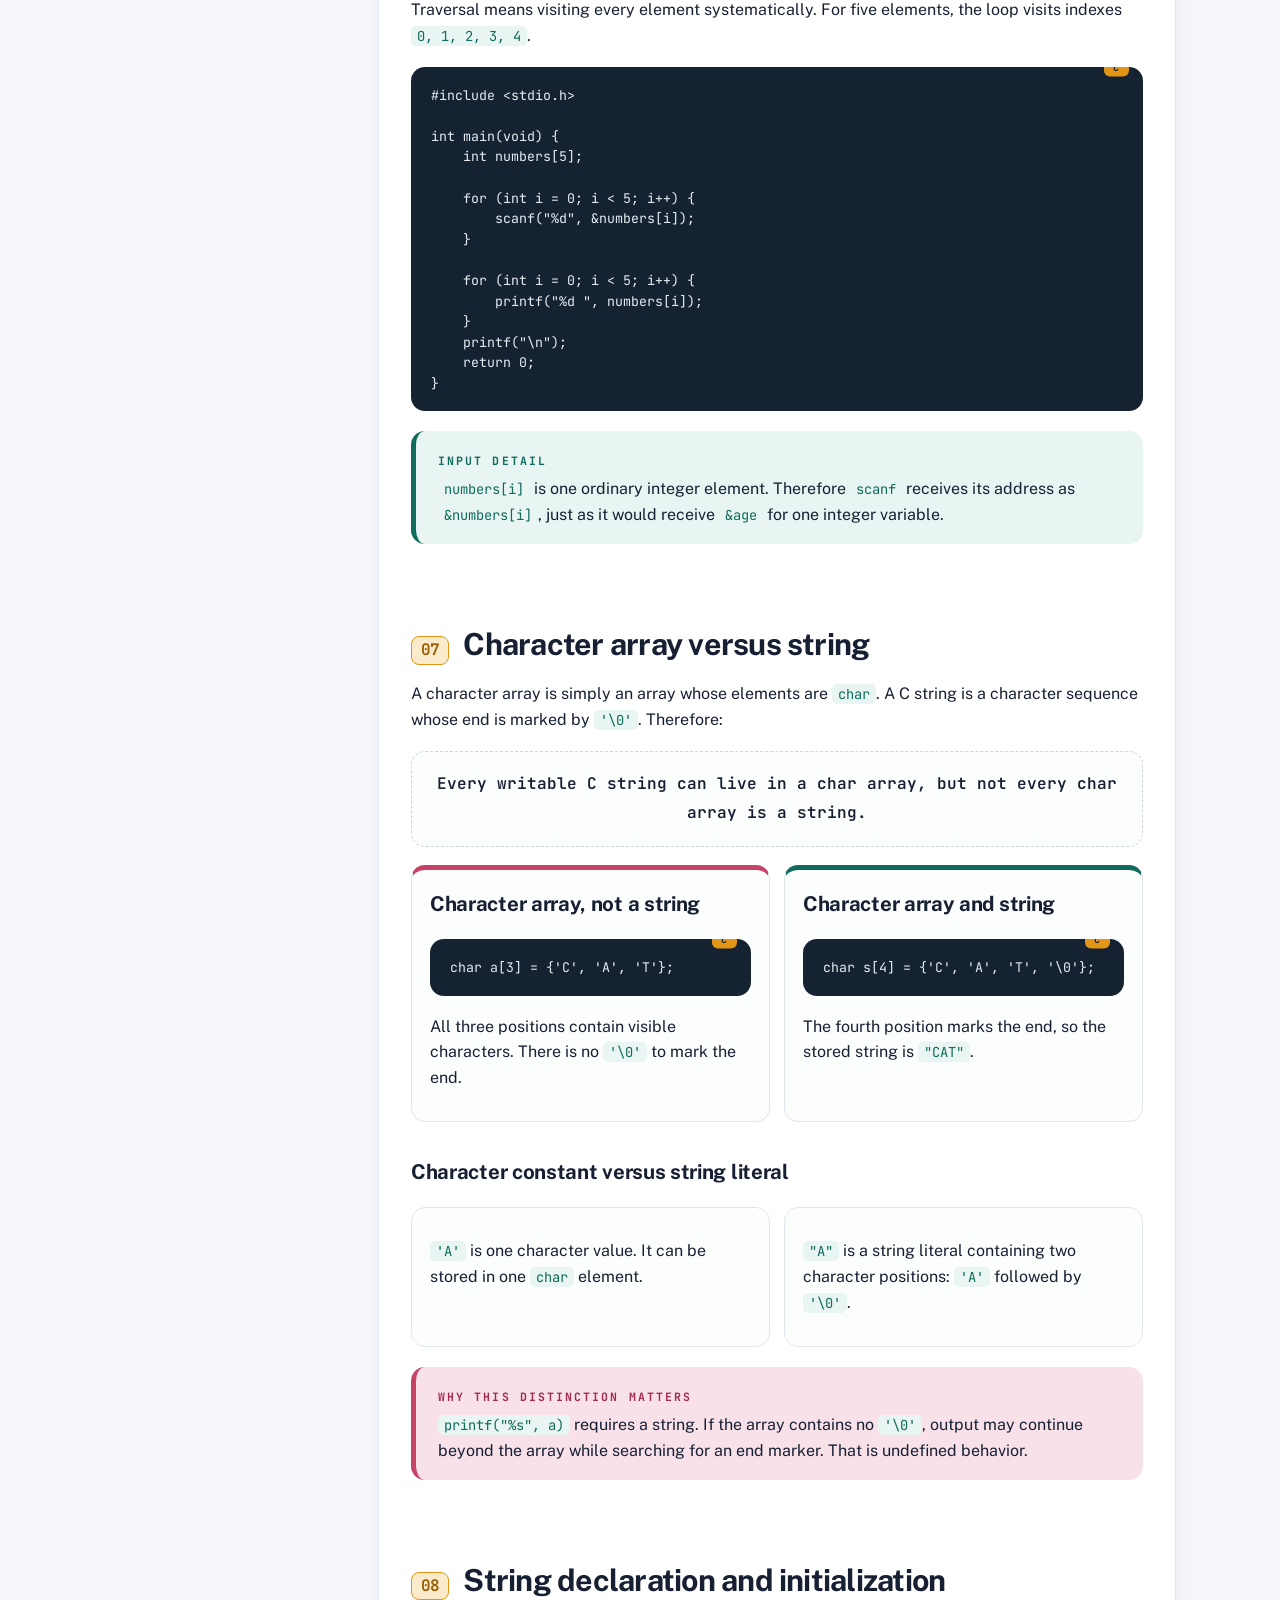
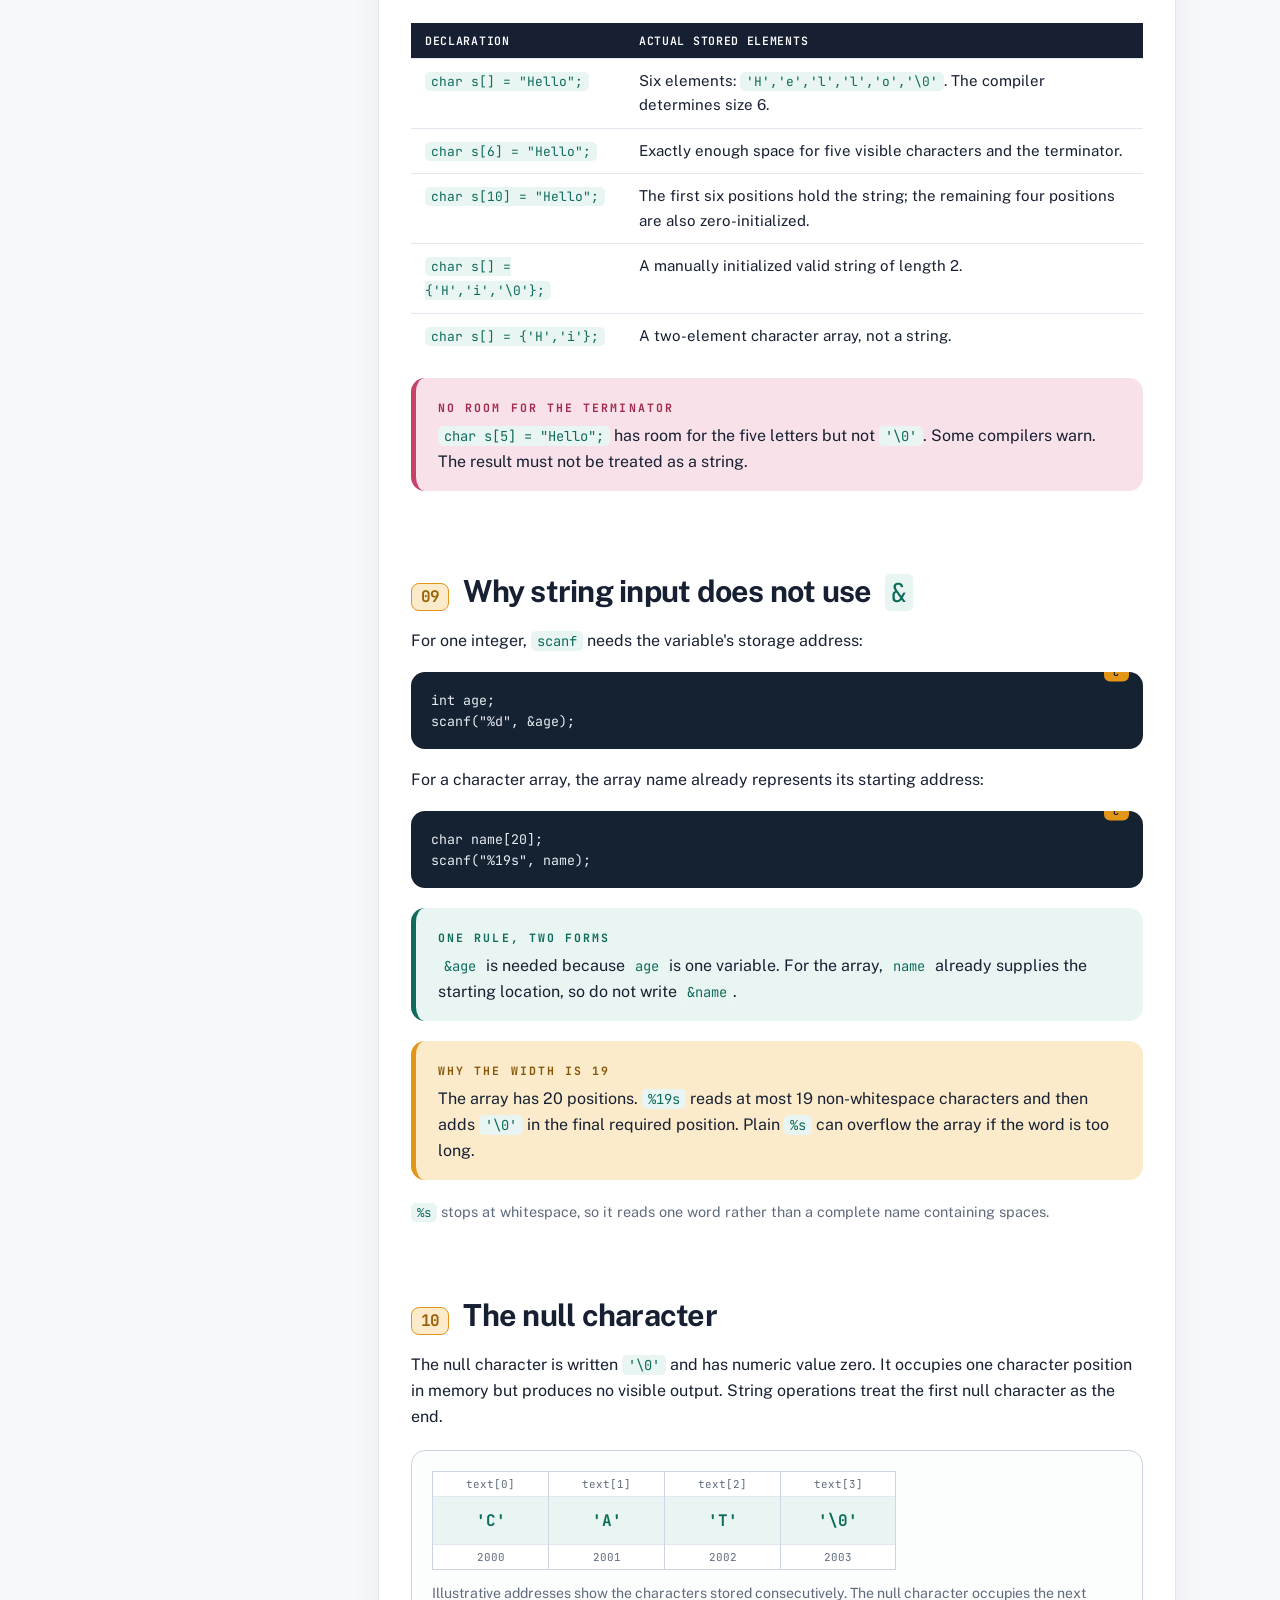
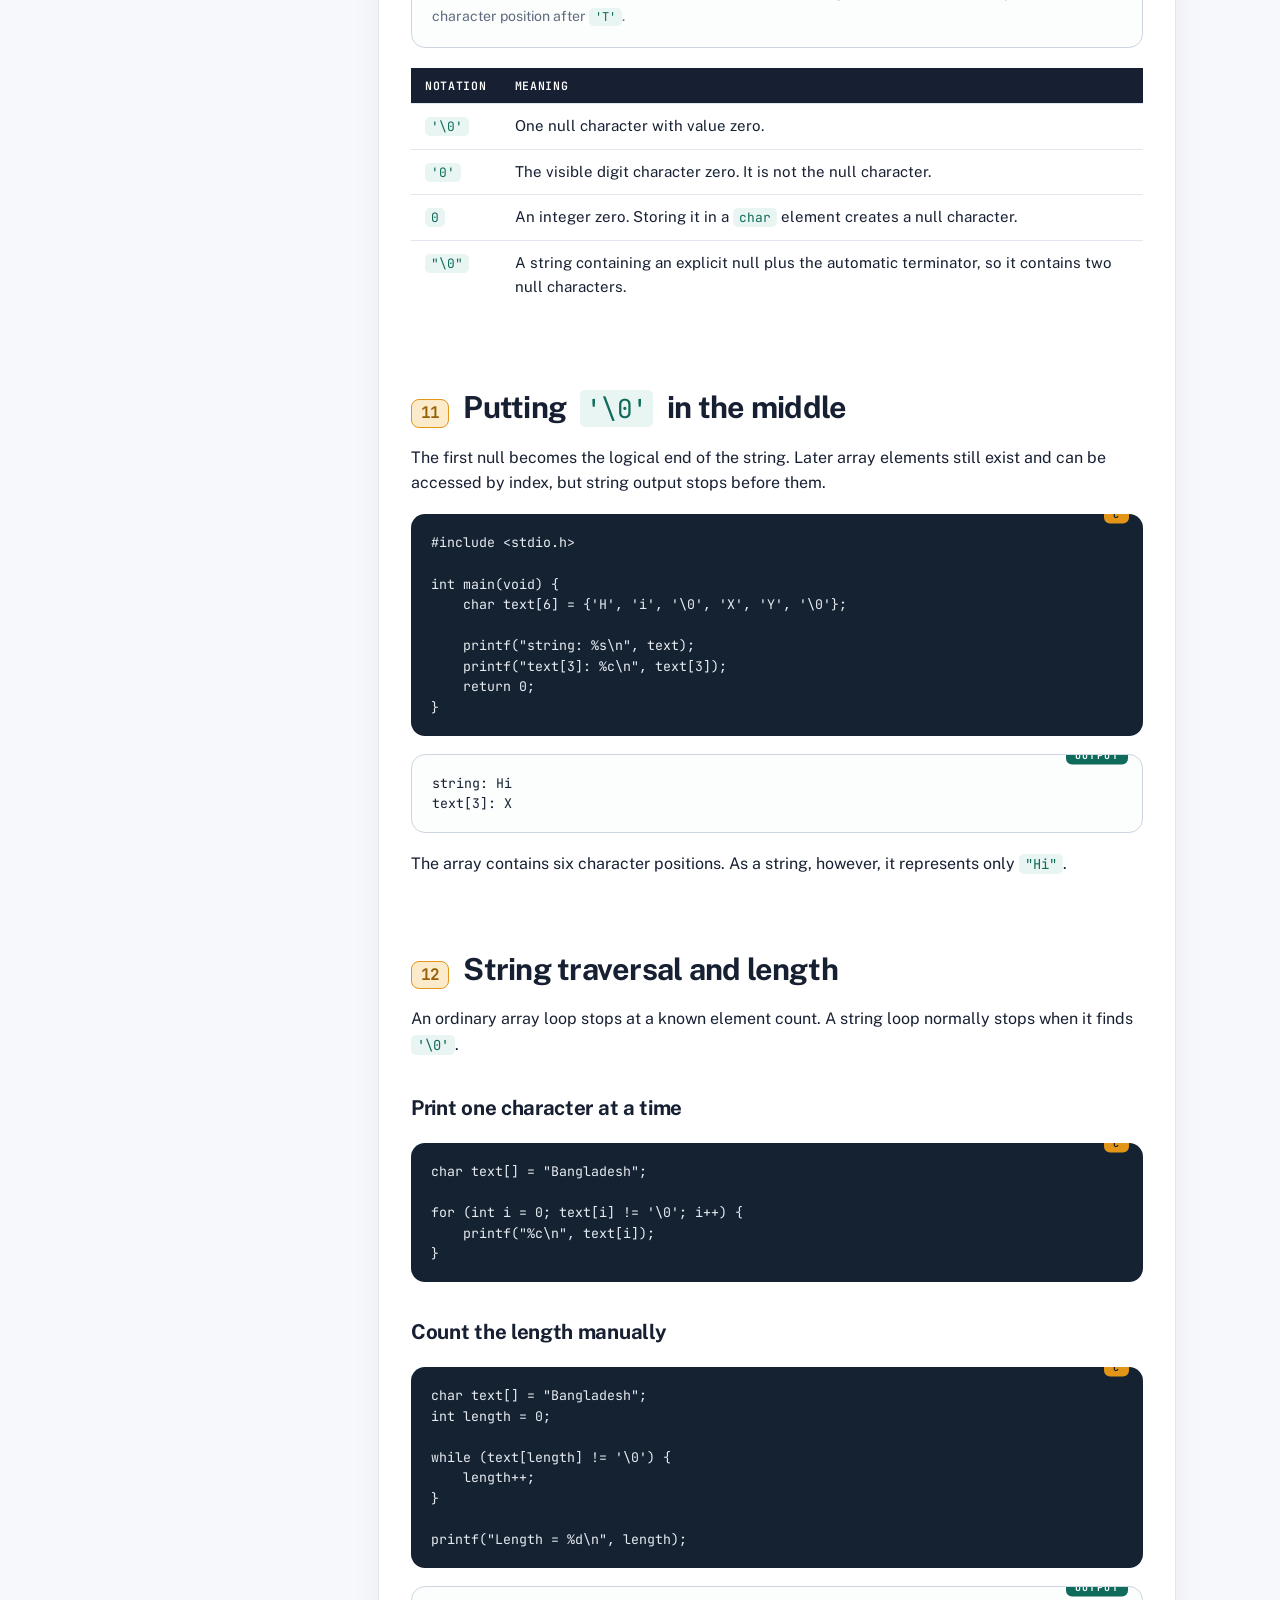
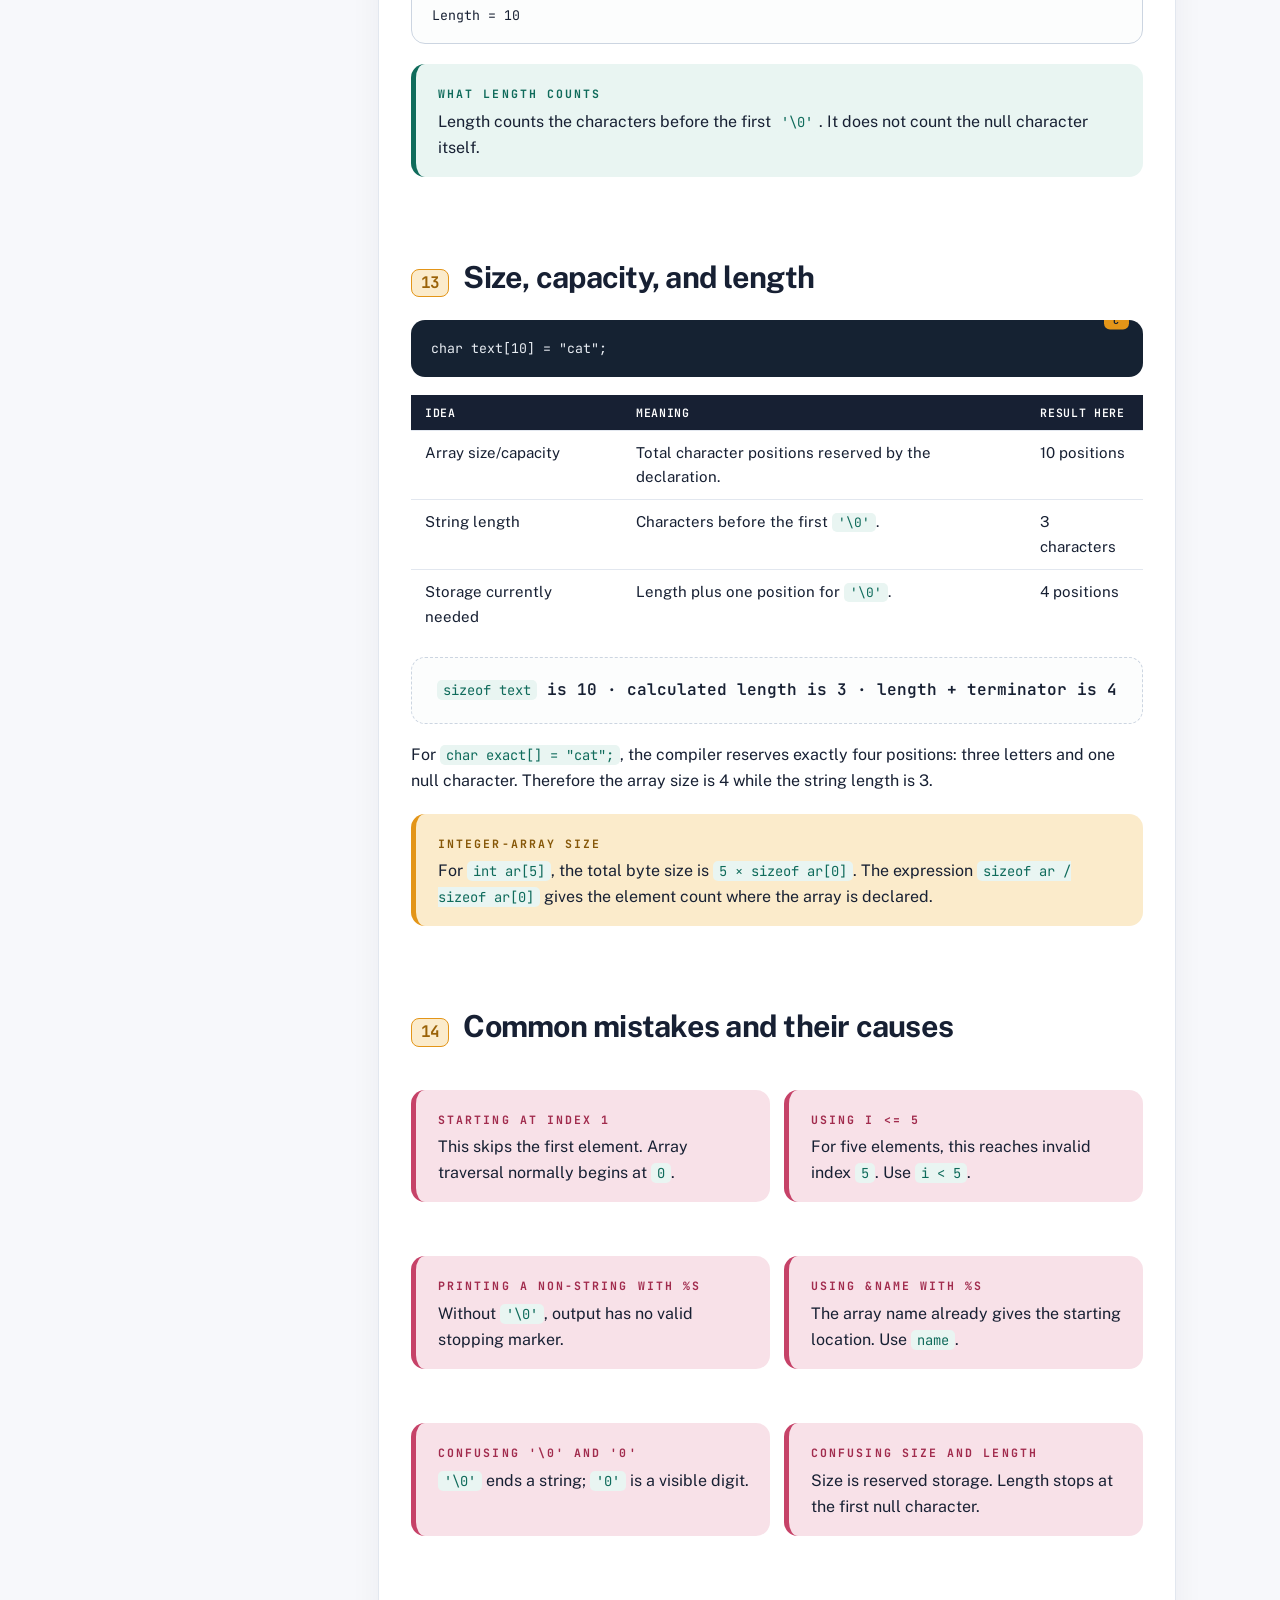
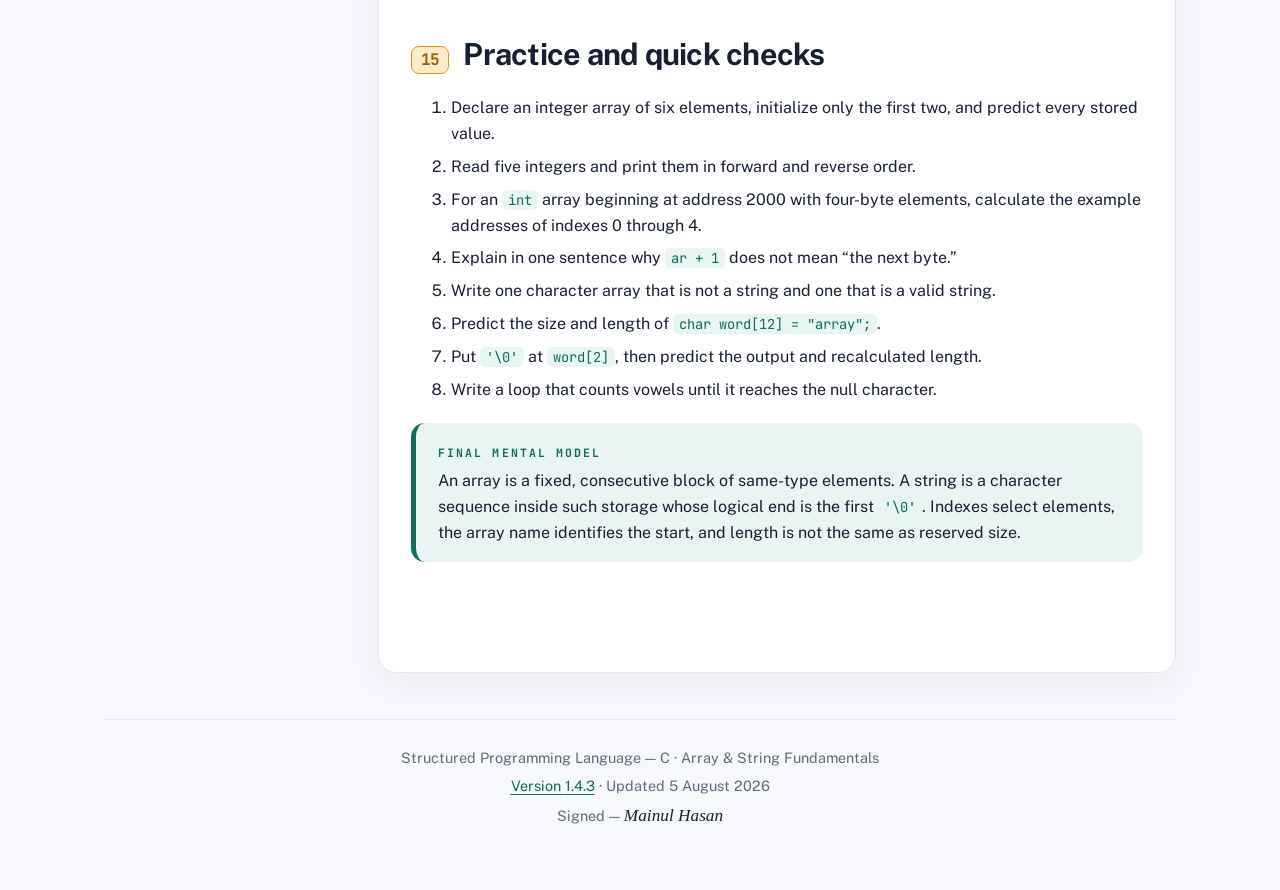
<file: tutorials/array-string-fundamentals.html>
<!doctype html>
<html lang="en">
<head>
  <meta charset="utf-8">
  <meta name="viewport" content="width=device-width, initial-scale=1">
  <meta name="description" content="A detailed beginner tutorial on C arrays and strings: declaration, initialization, traversal, consecutive memory, array names and addresses, character arrays, null termination, string input, length, and size.">
  <title>Array &amp; String Fundamentals in C</title>
  <link rel="preconnect" href="https://fonts.googleapis.com">
  <link rel="preconnect" href="https://fonts.gstatic.com" crossorigin>
  <link href="https://fonts.googleapis.com/css2?family=JetBrains+Mono:wght@400;500;700&amp;family=Public+Sans:wght@400;500;600;700&amp;display=swap" rel="stylesheet">
  <style>
    :root{--paper:#f7f8fb;--paper2:#fcfdfd;--card:#fff;--ink:#172033;--soft:#5f6b7d;--line:#e2e7ef;--line2:#ccd5e1;--teal:#0f6b5b;--teal2:#e9f5f2;--gold:#e39518;--gold2:#fbebcb;--rose:#c64268;--code:#152232;--codeink:#e7ecf2;--radius:14px;--maxw:820px}
    *{box-sizing:border-box}html{scroll-behavior:smooth}body{margin:0;background:var(--paper);color:var(--ink);font:16px/1.62 "Public Sans",system-ui,sans-serif}.site-header{position:sticky;top:0;z-index:50;background:#fffffff0;border-bottom:1px solid var(--line);backdrop-filter:blur(10px)}.header-inner{max-width:1120px;margin:auto;padding:14px 24px;display:flex;align-items:center;justify-content:space-between;gap:20px}.brand{display:flex;align-items:center;gap:12px;color:var(--ink);text-decoration:none}.brand-mark{width:38px;height:38px;border-radius:11px;display:grid;place-items:center;background:var(--teal);color:#fff;font-weight:800}.brand strong,.brand small{display:block}.brand strong{line-height:1.15}.brand small{margin-top:3px;color:var(--soft)}.header-nav{display:flex;gap:18px;font-size:.94rem}.header-nav a{text-decoration:none}.header-nav a:hover{text-decoration:underline}.wrap{max-width:1120px;margin:auto;padding:34px 24px 0;display:grid;grid-template-columns:230px minmax(0,1fr);column-gap:44px}.hero{grid-column:1/-1;padding:46px 42px 36px;border:1px solid var(--line);border-radius:18px;background:linear-gradient(135deg,#eef8f5,#f8fbff);box-shadow:0 8px 28px #1923370b}.kicker,.toc-title,.lbl{font:700 .72rem/1.3 "JetBrains Mono",monospace;letter-spacing:.18em;text-transform:uppercase;color:var(--teal)}h1{font-size:clamp(2.3rem,5.5vw,3.9rem);line-height:1.03;letter-spacing:-.045em;margin:.35em 0 .3em}.lede{max-width:760px;margin:0;color:var(--soft);font-size:1.12rem}.release-badge{display:inline-flex;margin-top:18px;padding:7px 11px;border:1px solid #b7d6cf;border-radius:999px;background:#ffffffd1;color:var(--teal);font-size:.82rem;font-weight:700;text-decoration:none}.toc{position:sticky;top:88px;align-self:start;padding-top:36px;max-height:calc(100vh - 105px);overflow:auto}.toc-title{margin-bottom:12px;color:var(--soft)}.toc a{display:block;padding:5px 10px;border-left:2px solid var(--line);color:var(--soft);font-size:.9rem;text-decoration:none}.toc a:hover,.toc a:focus-visible{border-color:var(--gold);background:#fff;color:var(--ink)}.toc .n{margin-right:8px;color:var(--teal);font-family:"JetBrains Mono",monospace;font-size:.78em}main{max-width:var(--maxw);margin-top:30px;padding:0 32px 90px;border:1px solid var(--line);border-radius:18px;background:var(--card);box-shadow:0 10px 32px #1923370d}section{padding-top:56px;scroll-margin-top:20px}h2{display:flex;align-items:baseline;gap:14px;margin:0 0 6px;font-size:1.9rem;letter-spacing:-.025em}h2 .sec-n{flex:none;padding:2px 9px;border:1px solid var(--gold);border-radius:8px;background:var(--gold2);color:#9a6208;font:700 1rem/1.4 "JetBrains Mono",monospace}h3{margin:34px 0 8px;font-size:1.28rem;letter-spacing:-.015em}p{margin:12px 0}a{color:var(--teal);text-underline-offset:3px}code{padding:1px 6px;border-radius:5px;background:var(--teal2);color:var(--teal);font:.86em "JetBrains Mono",monospace}.code,.out{position:relative;margin:18px 0;padding:18px 20px;border-radius:var(--radius);overflow-x:auto;white-space:pre;font:.83rem/1.55 "JetBrains Mono",monospace}.code{background:var(--code);color:var(--codeink)}.out{border:1px solid var(--line2);background:var(--paper2);color:var(--ink)}.code::before,.out::before{position:absolute;top:0;right:14px;transform:translateY(-50%);padding:3px 9px;border-radius:6px;font:700 .62rem "JetBrains Mono",monospace;letter-spacing:.14em;text-transform:uppercase}.code::before{content:attr(data-label);background:var(--gold);color:var(--code)}.out::before{content:"output";background:var(--teal);color:#fff}.code pre{margin:0;font:inherit}.callout{margin:20px 0;padding:16px 20px 16px 22px;border-left:5px solid var(--teal);border-radius:var(--radius);background:var(--teal2)}.callout.tip{border-color:var(--gold);background:var(--gold2)}.callout.trap{border-color:var(--rose);background:#f8e1e8}.callout.tip .lbl{color:#865708}.callout.trap .lbl{color:#a12b4d}.callout p:first-of-type{margin-top:3px}.callout p:last-child{margin-bottom:0}.grid{display:grid;grid-template-columns:repeat(2,minmax(0,1fr));gap:14px;margin:18px 0}.card{min-width:0;padding:18px;border:1px solid var(--line);border-radius:var(--radius);background:var(--paper2)}.card h3{margin-top:0}.memory{margin:20px 0;padding:20px;border:1px solid var(--line2);border-radius:var(--radius);background:var(--paper2);overflow-x:auto}.memory-row{display:flex;min-width:max-content}.cell{width:116px;border:1px solid var(--line2);border-right:0;background:#fff;text-align:center}.cell:last-child{border-right:1px solid var(--line2)}.cell .index,.cell .address{display:block;padding:5px;color:var(--soft);font:.68rem "JetBrains Mono",monospace}.cell .value{display:block;padding:13px 5px;border-block:1px solid var(--line);background:var(--teal2);color:var(--teal);font:700 1rem "JetBrains Mono",monospace}.memory-note{margin:12px 0 0;color:var(--soft);font-size:.88rem}.equation{margin:18px 0;padding:18px;border:1px dashed var(--line2);border-radius:var(--radius);background:var(--paper2);text-align:center;font:600 1rem/1.8 "JetBrains Mono",monospace}table{width:100%;margin:18px 0;border-collapse:collapse;font-size:.94rem}th,td{padding:10px 14px;border-bottom:1px solid var(--line);text-align:left;vertical-align:top}thead th{background:var(--ink);color:#fff;font:600 .72rem "JetBrains Mono",monospace;letter-spacing:.06em;text-transform:uppercase}tbody tr:last-child td{border-bottom:0}.compare{display:grid;grid-template-columns:1fr 1fr;gap:14px;margin:18px 0}.compare .card.good{border-top:5px solid var(--teal)}.compare .card.bad{border-top:5px solid var(--rose)}.mini{color:var(--soft);font-size:.9rem}ol li,ul li{margin:7px 0}footer{grid-column:1/-1;margin-top:46px;padding:26px 0 60px;border-top:1px solid var(--line);color:var(--soft);font-size:.9rem;text-align:center}.release-footer{display:flex;flex-direction:column;gap:5px}.signature-name{color:var(--ink);font-family:Georgia,serif;font-size:1.08rem;font-style:italic}a:focus-visible,button:focus-visible{outline:3px solid var(--teal);outline-offset:2px;border-radius:4px}@media(prefers-reduced-motion:reduce){html{scroll-behavior:auto}}@media(max-width:900px){.wrap{grid-template-columns:1fr}.toc{position:static;max-height:none;padding:20px 0 16px;border-bottom:1px solid var(--line)}.toc a{display:inline-block;border-left:0;border-bottom:2px solid var(--line)}main{max-width:100%}}@media(max-width:780px){.header-nav{display:none}.brand small{display:none}.header-inner{padding-inline:16px}.wrap{padding:0}.hero{padding:40px 16px 30px;border-inline:0;border-radius:0}.toc{padding-inline:16px;background:#fff}main{margin-top:0;padding:0 16px 68px;border:0;border-radius:0;background:transparent}section{scroll-margin-top:76px}h2{align-items:flex-start;font-size:1.65rem}.grid,.compare{grid-template-columns:1fr}table{display:block;overflow-x:auto}.code,.out,.memory{max-width:calc(100vw - 32px)}footer{padding-inline:16px}}
  </style>
  <link rel="stylesheet" href="../mobile-nav.css">
  <link rel="stylesheet" href="../tutorial-mobile.css?v=1.4.3">
</head>
<body>
<header class="site-header">
  <div class="header-inner">
    <a class="brand" href="../index.html#top" aria-label="Structured Programming Language C home">
      <span class="brand-mark">C</span>
      <span><strong>Structured Programming Language</strong><small>C learning path and topic reference</small></span>
    </a>
    <nav class="header-nav" aria-label="Main navigation">
      <a href="../index.html#foundation">Learning Path</a>
      <a href="index.html">All Tutorials</a>
      <a href="../updates.html">Updates</a>
      <a href="../index.html#reference">Book Map</a>
    </nav>
    <button class="nav-toggle" type="button" aria-expanded="false" aria-label="Open navigation">
      <span class="nav-toggle-label">Open navigation</span>
      <span class="nav-toggle-bar"></span><span class="nav-toggle-bar"></span><span class="nav-toggle-bar"></span>
    </button>
  </div>
</header>

<div class="wrap">
  <header class="hero">
    <div class="kicker">Tutorial 03 · Foundation</div>
    <h1>Array &amp; String<br>Fundamentals in C</h1>
    <p class="lede">A detailed, from-memory-up explanation of arrays and strings using only indexes, addresses, loops, <code>printf</code>, and <code>scanf</code>—no later-course address syntax required.</p>
    <a class="release-badge" href="../updates.html">Version <span data-release-version>1.4.3</span> · See course updates</a>
  </header>

  <nav class="toc" aria-label="Table of contents">
    <div class="toc-title">Contents</div>
    <a href="#array-model"><span class="n">01</span>The array model</a>
    <a href="#array-declaration"><span class="n">02</span>Declare &amp; initialize</a>
    <a href="#memory"><span class="n">03</span>Consecutive memory</a>
    <a href="#array-name"><span class="n">04</span>Name &amp; start address</a>
    <a href="#address-step"><span class="n">05</span>Why ar + 1 jumps</a>
    <a href="#array-traversal"><span class="n">06</span>Array traversal</a>
    <a href="#char-array-string"><span class="n">07</span>Char array vs string</a>
    <a href="#string-declaration"><span class="n">08</span>String variations</a>
    <a href="#string-input"><span class="n">09</span>String input</a>
    <a href="#null"><span class="n">10</span>The null character</a>
    <a href="#embedded-null"><span class="n">11</span>Null in the middle</a>
    <a href="#string-traversal"><span class="n">12</span>Traversal &amp; length</a>
    <a href="#size-length"><span class="n">13</span>Size vs length</a>
    <a href="#mistakes"><span class="n">14</span>Common mistakes</a>
    <a href="#practice"><span class="n">15</span>Practice</a>
  </nav>

  <main>
    <section id="array-model">
      <h2><span class="sec-n">01</span>The array mental model</h2>
      <p>An array is one named block containing a fixed number of elements of the <strong>same type</strong>. The elements are distinguished by indexes. Indexing begins at <code>0</code>, not <code>1</code>.</p>
      <div class="code" data-label="c"><pre>int marks[5] = {72, 85, 91, 68, 77};

printf("%d\n", marks[0]);  /* first element: 72 */
printf("%d\n", marks[4]);  /* last element: 77  */</pre></div>
      <div class="equation">For N elements, valid indexes are 0 through N - 1.</div>
      <div class="callout trap"><span class="lbl">Array boundary</span><p>For <code>marks[5]</code>, the last valid element is <code>marks[4]</code>. Accessing <code>marks[5]</code>, <code>marks[-1]</code>, or any other outside position is invalid and causes undefined behavior.</p></div>
    </section>

    <section id="array-declaration">
      <h2><span class="sec-n">02</span>Array declaration and initialization</h2>
      <table>
        <thead><tr><th>Declaration</th><th>What it creates</th></tr></thead>
        <tbody>
          <tr><td><code>int a[5];</code></td><td>Five local integer elements. Their initial values are unknown until the program stores values in them.</td></tr>
          <tr><td><code>int a[5] = {1, 2, 3, 4, 5};</code></td><td>Five elements with all initial values supplied.</td></tr>
          <tr><td><code>int a[] = {1, 2, 3};</code></td><td>The compiler counts the values and creates three elements.</td></tr>
          <tr><td><code>int a[5] = {1, 2};</code></td><td>The result is <code>{1, 2, 0, 0, 0}</code>. Missing initializers become zero.</td></tr>
          <tr><td><code>int a[5] = {0};</code></td><td>All five elements become zero.</td></tr>
        </tbody>
      </table>
      <div class="callout"><span class="lbl">Initialization is part of declaration</span><p>After the declaration, change individual elements: <code>a[0] = 10;</code>. C does not allow <code>a = {1, 2, 3};</code> later, and one whole array cannot be assigned to another with <code>a = b;</code>.</p></div>
    </section>

    <section id="memory">
      <h2><span class="sec-n">03</span>How an array is stored in memory</h2>
      <p>Every array element is stored immediately after the previous element. This is called <strong>contiguous</strong> or <strong>consecutive</strong> storage.</p>
      <div class="memory" role="img" aria-label="Five integer elements at consecutive example addresses">
        <div class="memory-row">
          <div class="cell"><span class="index">ar[0]</span><span class="value">10</span><span class="address">1000</span></div>
          <div class="cell"><span class="index">ar[1]</span><span class="value">20</span><span class="address">1004</span></div>
          <div class="cell"><span class="index">ar[2]</span><span class="value">30</span><span class="address">1008</span></div>
          <div class="cell"><span class="index">ar[3]</span><span class="value">40</span><span class="address">1012</span></div>
          <div class="cell"><span class="index">ar[4]</span><span class="value">50</span><span class="address">1016</span></div>
        </div>
        <p class="memory-note">Example only: the first address is 1000 and each <code>int</code> uses 4 bytes. Actual addresses vary.</p>
      </div>
      <div class="equation">address of ar[i] = starting address + i × size of one element</div>
      <p>If an <code>int</code> occupies 4 bytes, neighboring integer elements begin 4 bytes apart. If a <code>char</code> occupies 1 byte, neighboring character elements begin 1 byte apart. There is still no unused gap between elements.</p>
    </section>

    <section id="array-name">
      <h2><span class="sec-n">04</span>Why the array name represents the start</h2>
      <p>In many expressions, C uses an array name such as <code>ar</code> to represent the location where that array begins. The array begins with its first element, <code>ar[0]</code>.</p>
      <div class="equation"><code>ar</code> → starting address of the array → address of <code>ar[0]</code></div>
      <p>This is why a function that needs the array's starting storage can receive the array name. For this foundation lesson, that memory picture is enough; the exact formal rule belongs later in the course.</p>
    </section>

    <section id="address-step">
      <h2><span class="sec-n">05</span>Why <code>ar + 1</code> reaches the next element</h2>
      <p>The <code>+ 1</code> means “move forward by one <strong>element</strong>.” It does not mean “add one byte.” C already knows the type and size of each array element, so it calculates the required byte jump.</p>
      <table>
        <thead><tr><th>Expression</th><th>Location represented</th><th>Example address</th></tr></thead>
        <tbody>
          <tr><td><code>ar</code> or <code>ar + 0</code></td><td><code>ar[0]</code></td><td>1000</td></tr>
          <tr><td><code>ar + 1</code></td><td><code>ar[1]</code></td><td>1004</td></tr>
          <tr><td><code>ar + 2</code></td><td><code>ar[2]</code></td><td>1008</td></tr>
        </tbody>
      </table>
      <div class="callout tip"><span class="lbl">The wording matters</span><p><code>ar + 1</code> does produce another memory address. The important point is that it reaches the <strong>next element's address</strong>, not merely the next byte address.</p></div>
    </section>

    <section id="array-traversal">
      <h2><span class="sec-n">06</span>Traversing an array</h2>
      <p>Traversal means visiting every element systematically. For five elements, the loop visits indexes <code>0, 1, 2, 3, 4</code>.</p>
      <div class="code" data-label="c"><pre>#include &lt;stdio.h&gt;

int main(void) {
    int numbers[5];

    for (int i = 0; i &lt; 5; i++) {
        scanf("%d", &amp;numbers[i]);
    }

    for (int i = 0; i &lt; 5; i++) {
        printf("%d ", numbers[i]);
    }
    printf("\n");
    return 0;
}</pre></div>
      <div class="callout"><span class="lbl">Input detail</span><p><code>numbers[i]</code> is one ordinary integer element. Therefore <code>scanf</code> receives its address as <code>&amp;numbers[i]</code>, just as it would receive <code>&amp;age</code> for one integer variable.</p></div>
    </section>

    <section id="char-array-string">
      <h2><span class="sec-n">07</span>Character array versus string</h2>
      <p>A character array is simply an array whose elements are <code>char</code>. A C string is a character sequence whose end is marked by <code>'\0'</code>. Therefore:</p>
      <div class="equation">Every writable C string can live in a char array, but not every char array is a string.</div>
      <div class="compare">
        <div class="card bad"><h3>Character array, not a string</h3><div class="code" data-label="c"><pre>char a[3] = {'C', 'A', 'T'};</pre></div><p>All three positions contain visible characters. There is no <code>'\0'</code> to mark the end.</p></div>
        <div class="card good"><h3>Character array and string</h3><div class="code" data-label="c"><pre>char s[4] = {'C', 'A', 'T', '\0'};</pre></div><p>The fourth position marks the end, so the stored string is <code>"CAT"</code>.</p></div>
      </div>
      <h3>Character constant versus string literal</h3>
      <div class="grid">
        <div class="card"><p><code>'A'</code> is one character value. It can be stored in one <code>char</code> element.</p></div>
        <div class="card"><p><code>"A"</code> is a string literal containing two character positions: <code>'A'</code> followed by <code>'\0'</code>.</p></div>
      </div>
      <div class="callout trap"><span class="lbl">Why this distinction matters</span><p><code>printf("%s", a)</code> requires a string. If the array contains no <code>'\0'</code>, output may continue beyond the array while searching for an end marker. That is undefined behavior.</p></div>
    </section>

    <section id="string-declaration">
      <h2><span class="sec-n">08</span>String declaration and initialization</h2>
      <table>
        <thead><tr><th>Declaration</th><th>Actual stored elements</th></tr></thead>
        <tbody>
          <tr><td><code>char s[] = "Hello";</code></td><td>Six elements: <code>'H','e','l','l','o','\0'</code>. The compiler determines size 6.</td></tr>
          <tr><td><code>char s[6] = "Hello";</code></td><td>Exactly enough space for five visible characters and the terminator.</td></tr>
          <tr><td><code>char s[10] = "Hello";</code></td><td>The first six positions hold the string; the remaining four positions are also zero-initialized.</td></tr>
          <tr><td><code>char s[] = {'H','i','\0'};</code></td><td>A manually initialized valid string of length 2.</td></tr>
          <tr><td><code>char s[] = {'H','i'};</code></td><td>A two-element character array, not a string.</td></tr>
        </tbody>
      </table>
      <div class="callout trap"><span class="lbl">No room for the terminator</span><p><code>char s[5] = "Hello";</code> has room for the five letters but not <code>'\0'</code>. Some compilers warn. The result must not be treated as a string.</p></div>
    </section>

    <section id="string-input">
      <h2><span class="sec-n">09</span>Why string input does not use <code>&amp;</code></h2>
      <p>For one integer, <code>scanf</code> needs the variable's storage address:</p>
      <div class="code" data-label="c"><pre>int age;
scanf("%d", &amp;age);</pre></div>
      <p>For a character array, the array name already represents its starting address:</p>
      <div class="code" data-label="c"><pre>char name[20];
scanf("%19s", name);</pre></div>
      <div class="callout"><span class="lbl">One rule, two forms</span><p><code>&amp;age</code> is needed because <code>age</code> is one variable. For the array, <code>name</code> already supplies the starting location, so do not write <code>&amp;name</code>.</p></div>
      <div class="callout tip"><span class="lbl">Why the width is 19</span><p>The array has 20 positions. <code>%19s</code> reads at most 19 non-whitespace characters and then adds <code>'\0'</code> in the final required position. Plain <code>%s</code> can overflow the array if the word is too long.</p></div>
      <p class="mini"><code>%s</code> stops at whitespace, so it reads one word rather than a complete name containing spaces.</p>
    </section>

    <section id="null">
      <h2><span class="sec-n">10</span>The null character</h2>
      <p>The null character is written <code>'\0'</code> and has numeric value zero. It occupies one character position in memory but produces no visible output. String operations treat the first null character as the end.</p>
      <div class="memory" role="img" aria-label="CAT stored with a null character at the end">
        <div class="memory-row">
          <div class="cell"><span class="index">text[0]</span><span class="value">'C'</span><span class="address">2000</span></div>
          <div class="cell"><span class="index">text[1]</span><span class="value">'A'</span><span class="address">2001</span></div>
          <div class="cell"><span class="index">text[2]</span><span class="value">'T'</span><span class="address">2002</span></div>
          <div class="cell"><span class="index">text[3]</span><span class="value">'\0'</span><span class="address">2003</span></div>
        </div>
        <p class="memory-note">Illustrative addresses show the characters stored consecutively. The null character occupies the next character position after <code>'T'</code>.</p>
      </div>
      <table>
        <thead><tr><th>Notation</th><th>Meaning</th></tr></thead>
        <tbody>
          <tr><td><code>'\0'</code></td><td>One null character with value zero.</td></tr>
          <tr><td><code>'0'</code></td><td>The visible digit character zero. It is not the null character.</td></tr>
          <tr><td><code>0</code></td><td>An integer zero. Storing it in a <code>char</code> element creates a null character.</td></tr>
          <tr><td><code>"\0"</code></td><td>A string containing an explicit null plus the automatic terminator, so it contains two null characters.</td></tr>
        </tbody>
      </table>
    </section>

    <section id="embedded-null">
      <h2><span class="sec-n">11</span>Putting <code>'\0'</code> in the middle</h2>
      <p>The first null becomes the logical end of the string. Later array elements still exist and can be accessed by index, but string output stops before them.</p>
      <div class="code" data-label="c"><pre>#include &lt;stdio.h&gt;

int main(void) {
    char text[6] = {'H', 'i', '\0', 'X', 'Y', '\0'};

    printf("string: %s\n", text);
    printf("text[3]: %c\n", text[3]);
    return 0;
}</pre></div>
      <div class="out">string: Hi
text[3]: X</div>
      <p>The array contains six character positions. As a string, however, it represents only <code>"Hi"</code>.</p>
    </section>

    <section id="string-traversal">
      <h2><span class="sec-n">12</span>String traversal and length</h2>
      <p>An ordinary array loop stops at a known element count. A string loop normally stops when it finds <code>'\0'</code>.</p>
      <h3>Print one character at a time</h3>
      <div class="code" data-label="c"><pre>char text[] = "Bangladesh";

for (int i = 0; text[i] != '\0'; i++) {
    printf("%c\n", text[i]);
}</pre></div>
      <h3>Count the length manually</h3>
      <div class="code" data-label="c"><pre>char text[] = "Bangladesh";
int length = 0;

while (text[length] != '\0') {
    length++;
}

printf("Length = %d\n", length);</pre></div>
      <div class="out">Length = 10</div>
      <div class="callout"><span class="lbl">What length counts</span><p>Length counts the characters before the first <code>'\0'</code>. It does not count the null character itself.</p></div>
    </section>

    <section id="size-length">
      <h2><span class="sec-n">13</span>Size, capacity, and length</h2>
      <div class="code" data-label="c"><pre>char text[10] = "cat";</pre></div>
      <table>
        <thead><tr><th>Idea</th><th>Meaning</th><th>Result here</th></tr></thead>
        <tbody>
          <tr><td>Array size/capacity</td><td>Total character positions reserved by the declaration.</td><td>10 positions</td></tr>
          <tr><td>String length</td><td>Characters before the first <code>'\0'</code>.</td><td>3 characters</td></tr>
          <tr><td>Storage currently needed</td><td>Length plus one position for <code>'\0'</code>.</td><td>4 positions</td></tr>
        </tbody>
      </table>
      <div class="equation"><code>sizeof text</code> is 10 · calculated length is 3 · length + terminator is 4</div>
      <p>For <code>char exact[] = "cat";</code>, the compiler reserves exactly four positions: three letters and one null character. Therefore the array size is 4 while the string length is 3.</p>
      <div class="callout tip"><span class="lbl">Integer-array size</span><p>For <code>int ar[5]</code>, the total byte size is <code>5 × sizeof ar[0]</code>. The expression <code>sizeof ar / sizeof ar[0]</code> gives the element count where the array is declared.</p></div>
    </section>

    <section id="mistakes">
      <h2><span class="sec-n">14</span>Common mistakes and their causes</h2>
      <div class="grid">
        <div class="callout trap"><span class="lbl">Starting at index 1</span><p>This skips the first element. Array traversal normally begins at <code>0</code>.</p></div>
        <div class="callout trap"><span class="lbl">Using i &lt;= 5</span><p>For five elements, this reaches invalid index <code>5</code>. Use <code>i &lt; 5</code>.</p></div>
        <div class="callout trap"><span class="lbl">Printing a non-string with %s</span><p>Without <code>'\0'</code>, output has no valid stopping marker.</p></div>
        <div class="callout trap"><span class="lbl">Using &amp;name with %s</span><p>The array name already gives the starting location. Use <code>name</code>.</p></div>
        <div class="callout trap"><span class="lbl">Confusing '\0' and '0'</span><p><code>'\0'</code> ends a string; <code>'0'</code> is a visible digit.</p></div>
        <div class="callout trap"><span class="lbl">Confusing size and length</span><p>Size is reserved storage. Length stops at the first null character.</p></div>
      </div>
    </section>

    <section id="practice">
      <h2><span class="sec-n">15</span>Practice and quick checks</h2>
      <ol>
        <li>Declare an integer array of six elements, initialize only the first two, and predict every stored value.</li>
        <li>Read five integers and print them in forward and reverse order.</li>
        <li>For an <code>int</code> array beginning at address 2000 with four-byte elements, calculate the example addresses of indexes 0 through 4.</li>
        <li>Explain in one sentence why <code>ar + 1</code> does not mean “the next byte.”</li>
        <li>Write one character array that is not a string and one that is a valid string.</li>
        <li>Predict the size and length of <code>char word[12] = "array";</code>.</li>
        <li>Put <code>'\0'</code> at <code>word[2]</code>, then predict the output and recalculated length.</li>
        <li>Write a loop that counts vowels until it reaches the null character.</li>
      </ol>
      <div class="callout"><span class="lbl">Final mental model</span><p>An array is a fixed, consecutive block of same-type elements. A string is a character sequence inside such storage whose logical end is the first <code>'\0'</code>. Indexes select elements, the array name identifies the start, and length is not the same as reserved size.</p></div>
    </section>
  </main>

  <footer>
    <div class="release-footer">
      <span>Structured Programming Language — C · Array &amp; String Fundamentals</span>
      <span><a href="../updates.html">Version <span data-release-version>1.4.3</span></a> · Updated <time data-release-date datetime="2026-08-05">5 August 2026</time></span>
      <span>Signed — <span class="signature-name" data-release-author>Mainul Hasan</span></span>
    </div>
  </footer>
</div>

<script src="../site-meta.js?v=1.4.3"></script>
<script src="../site-nav.js?v=1.4.3"></script>
</body>
</html>
</file>
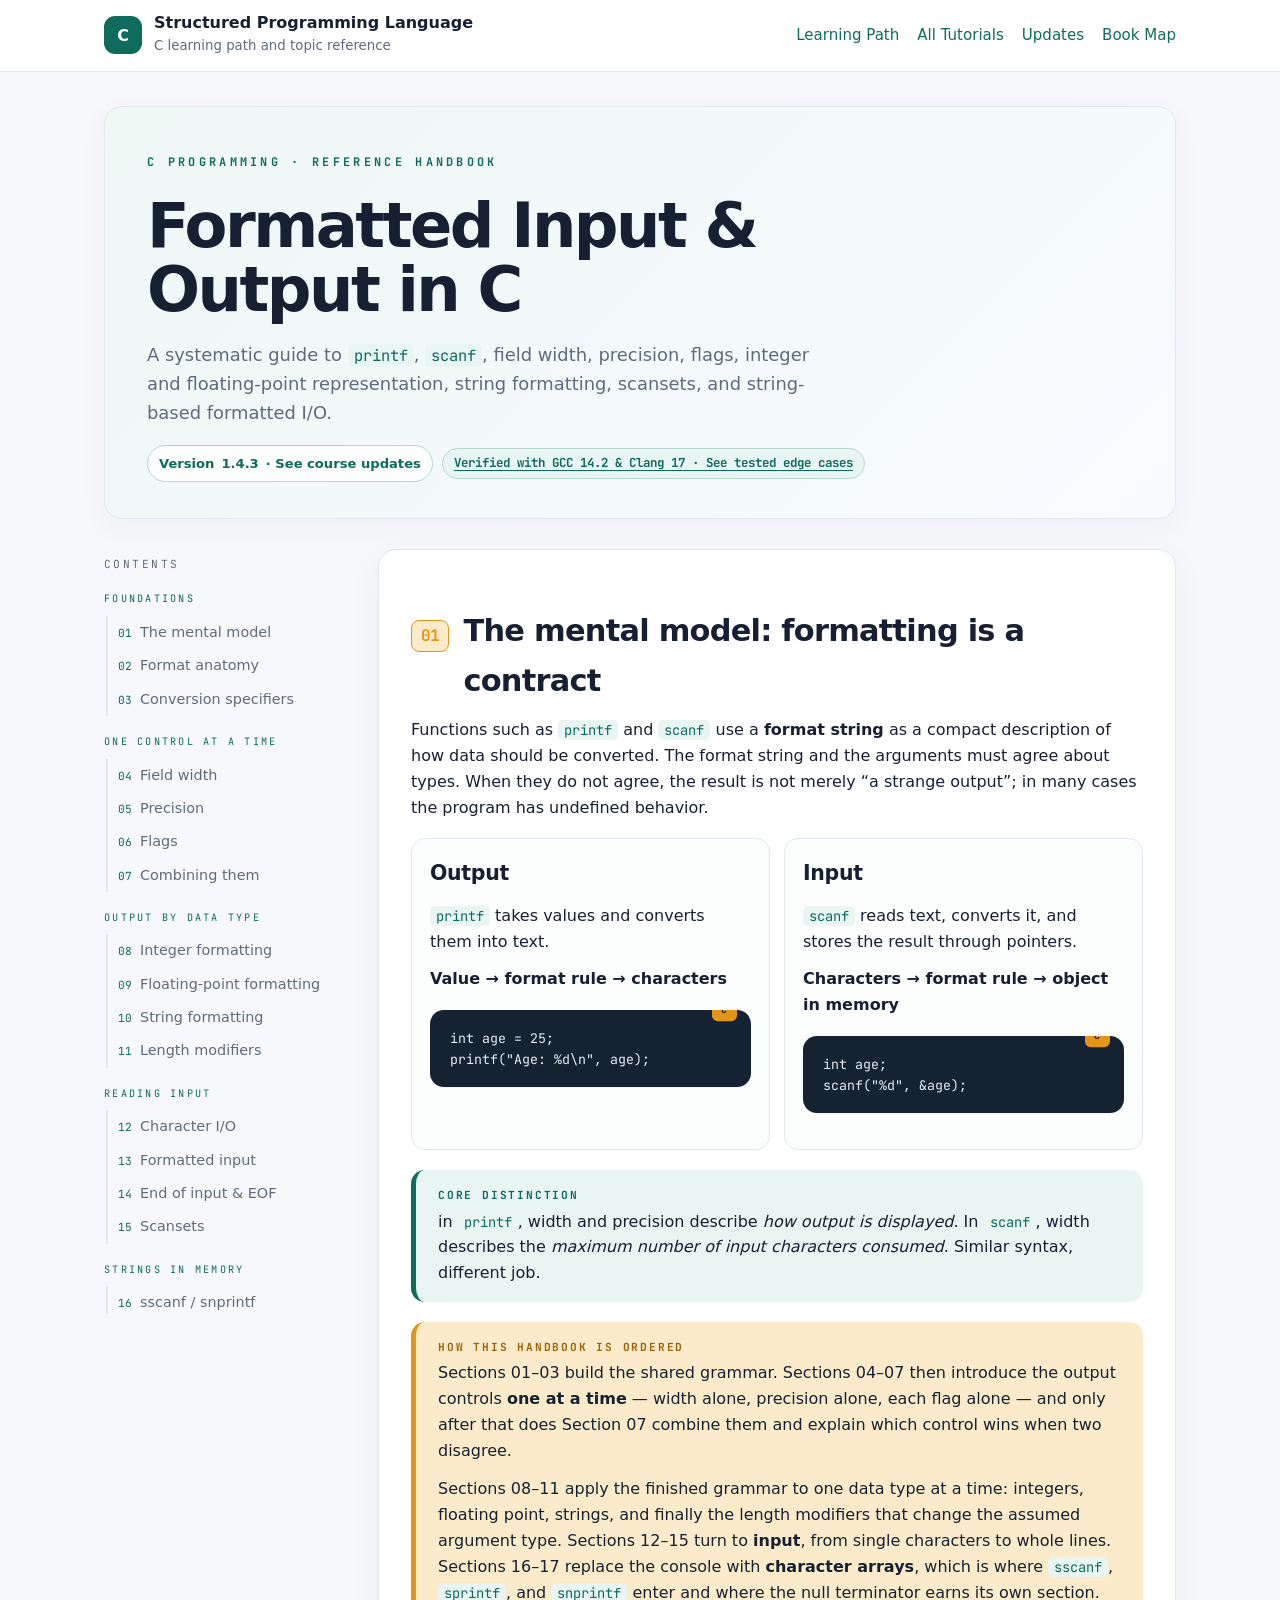
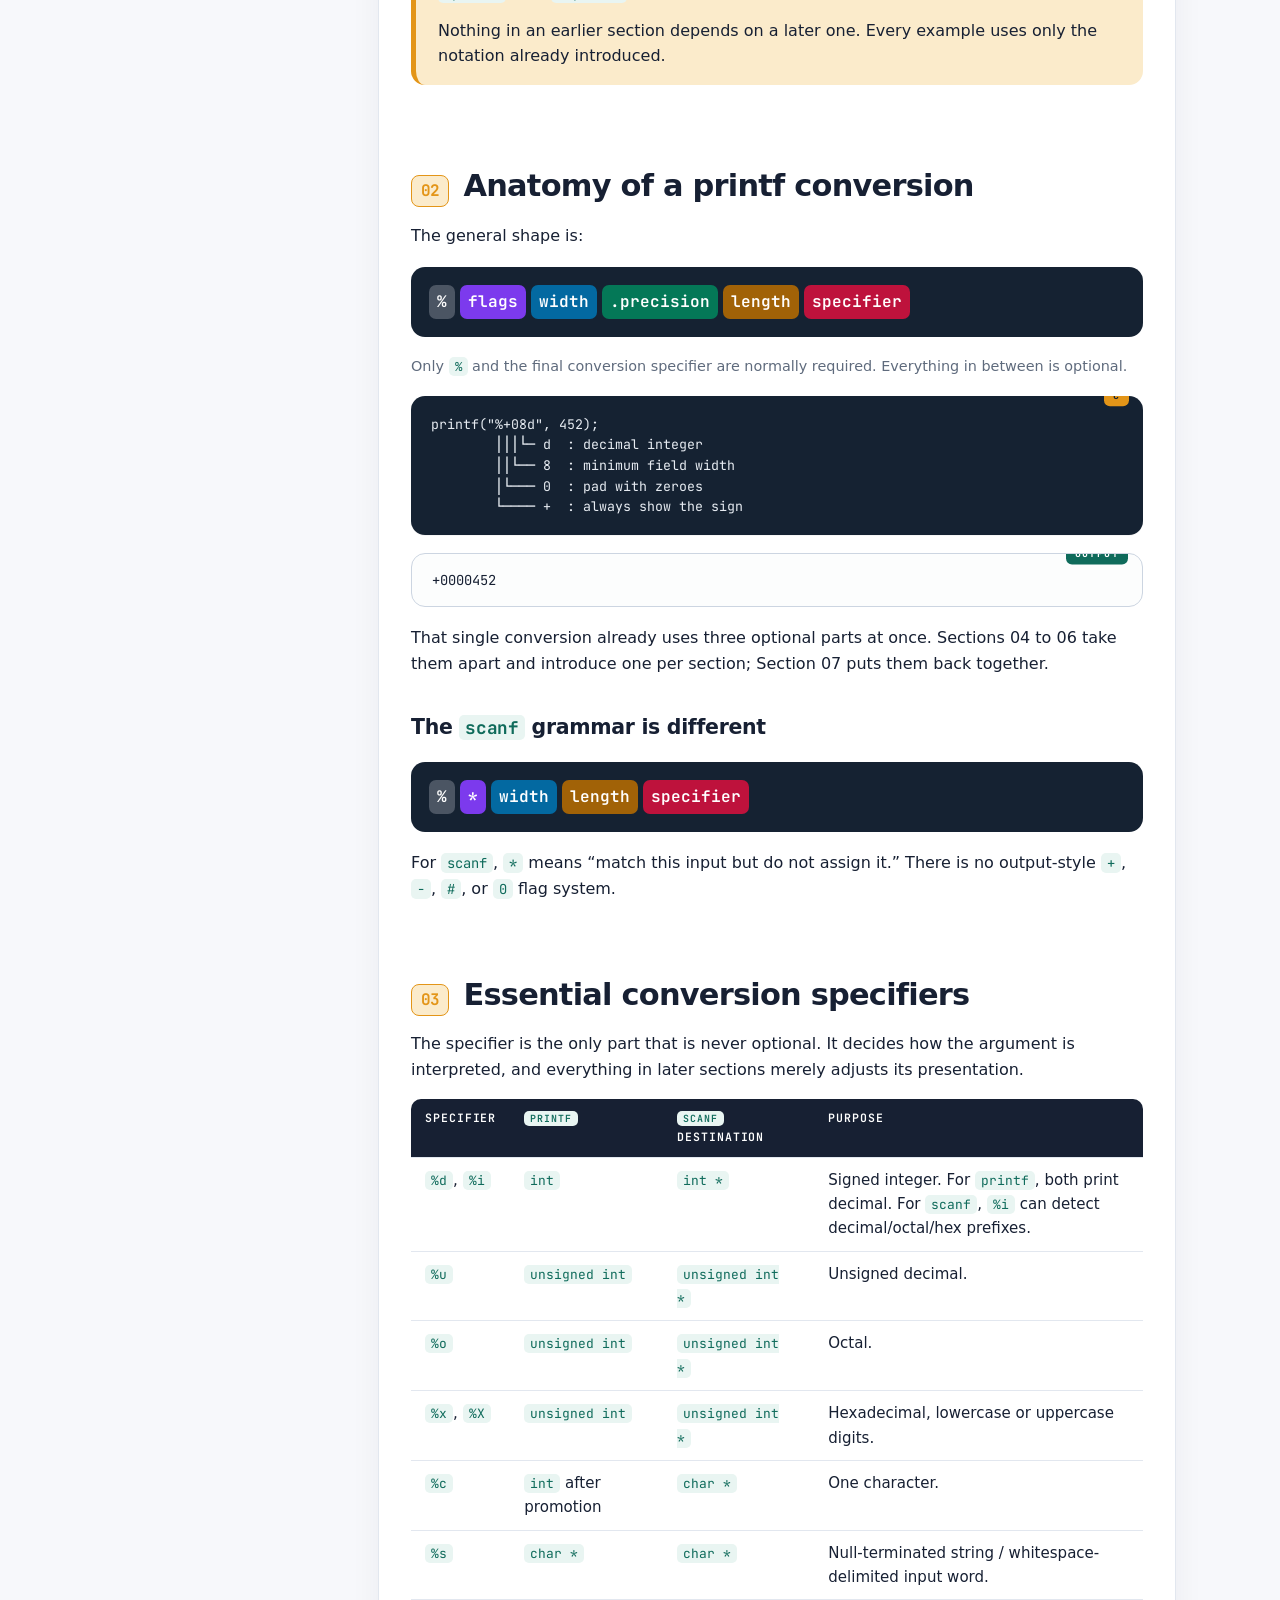
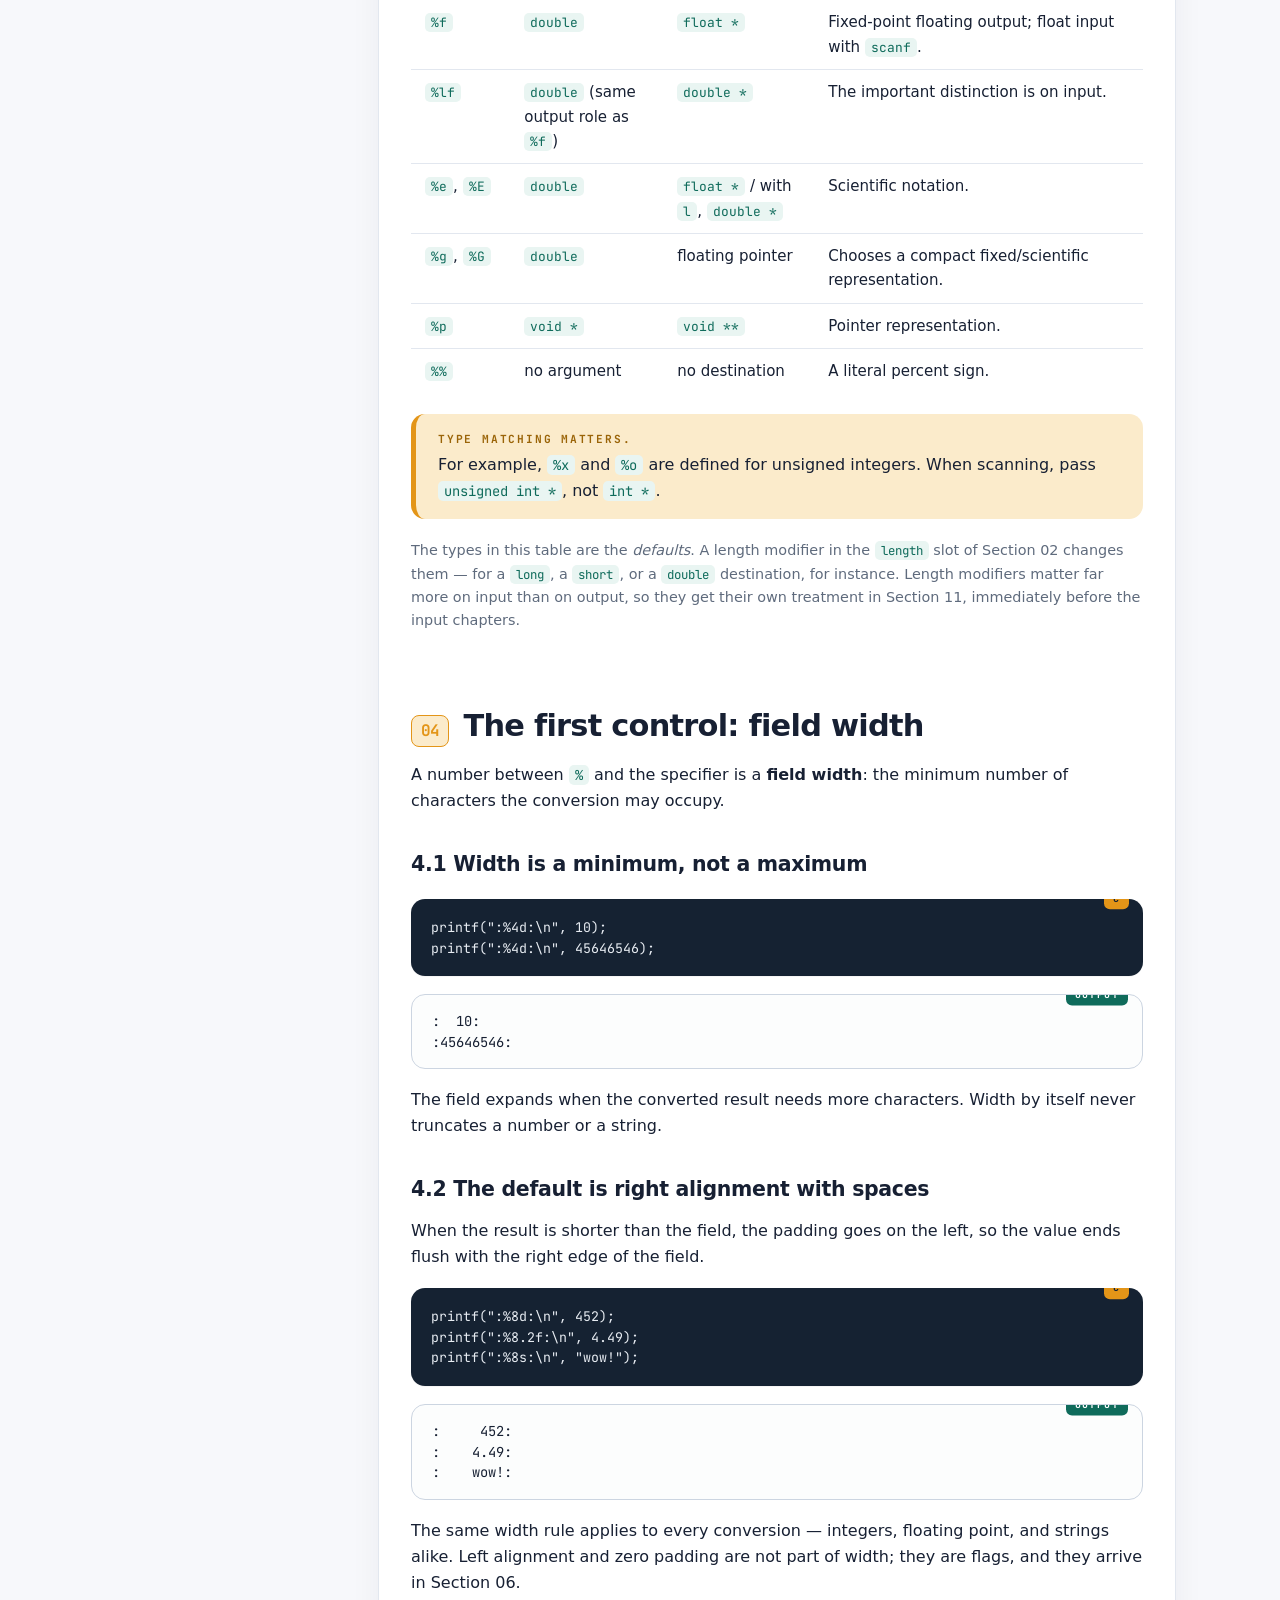
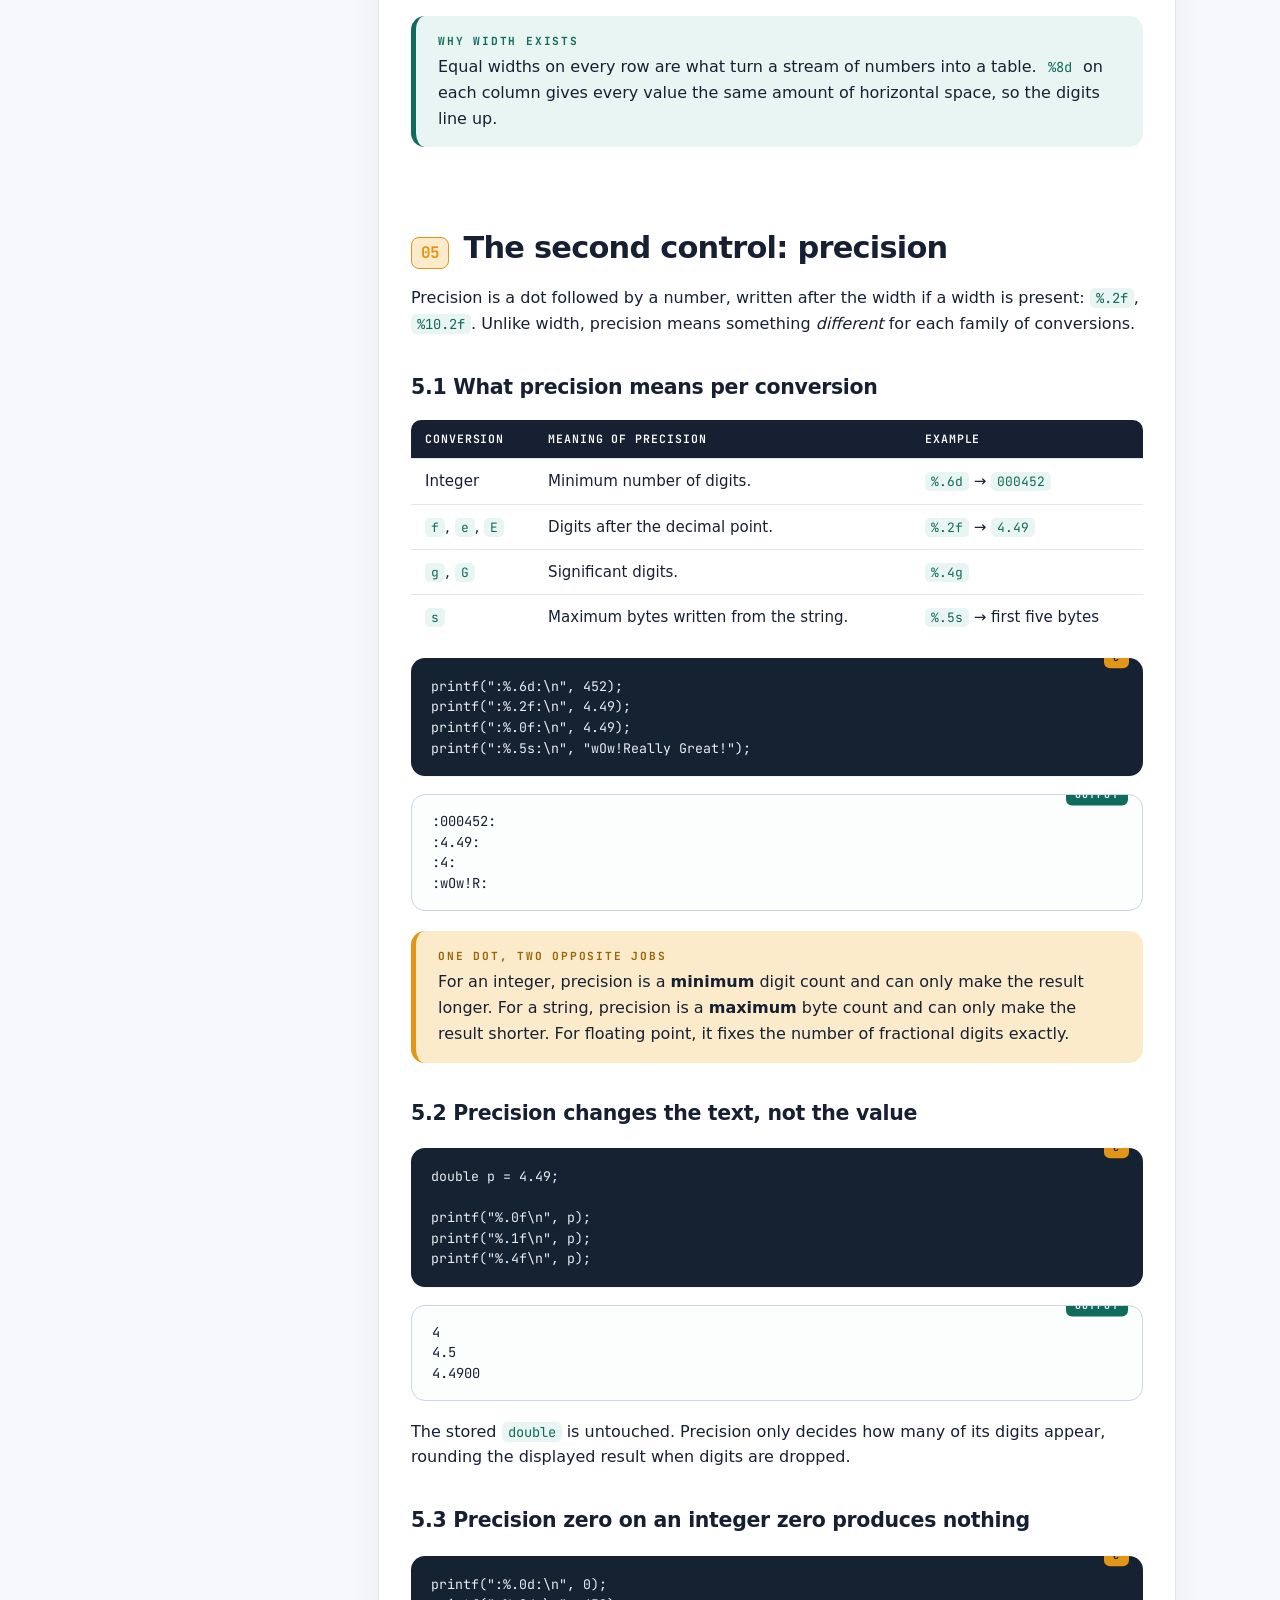
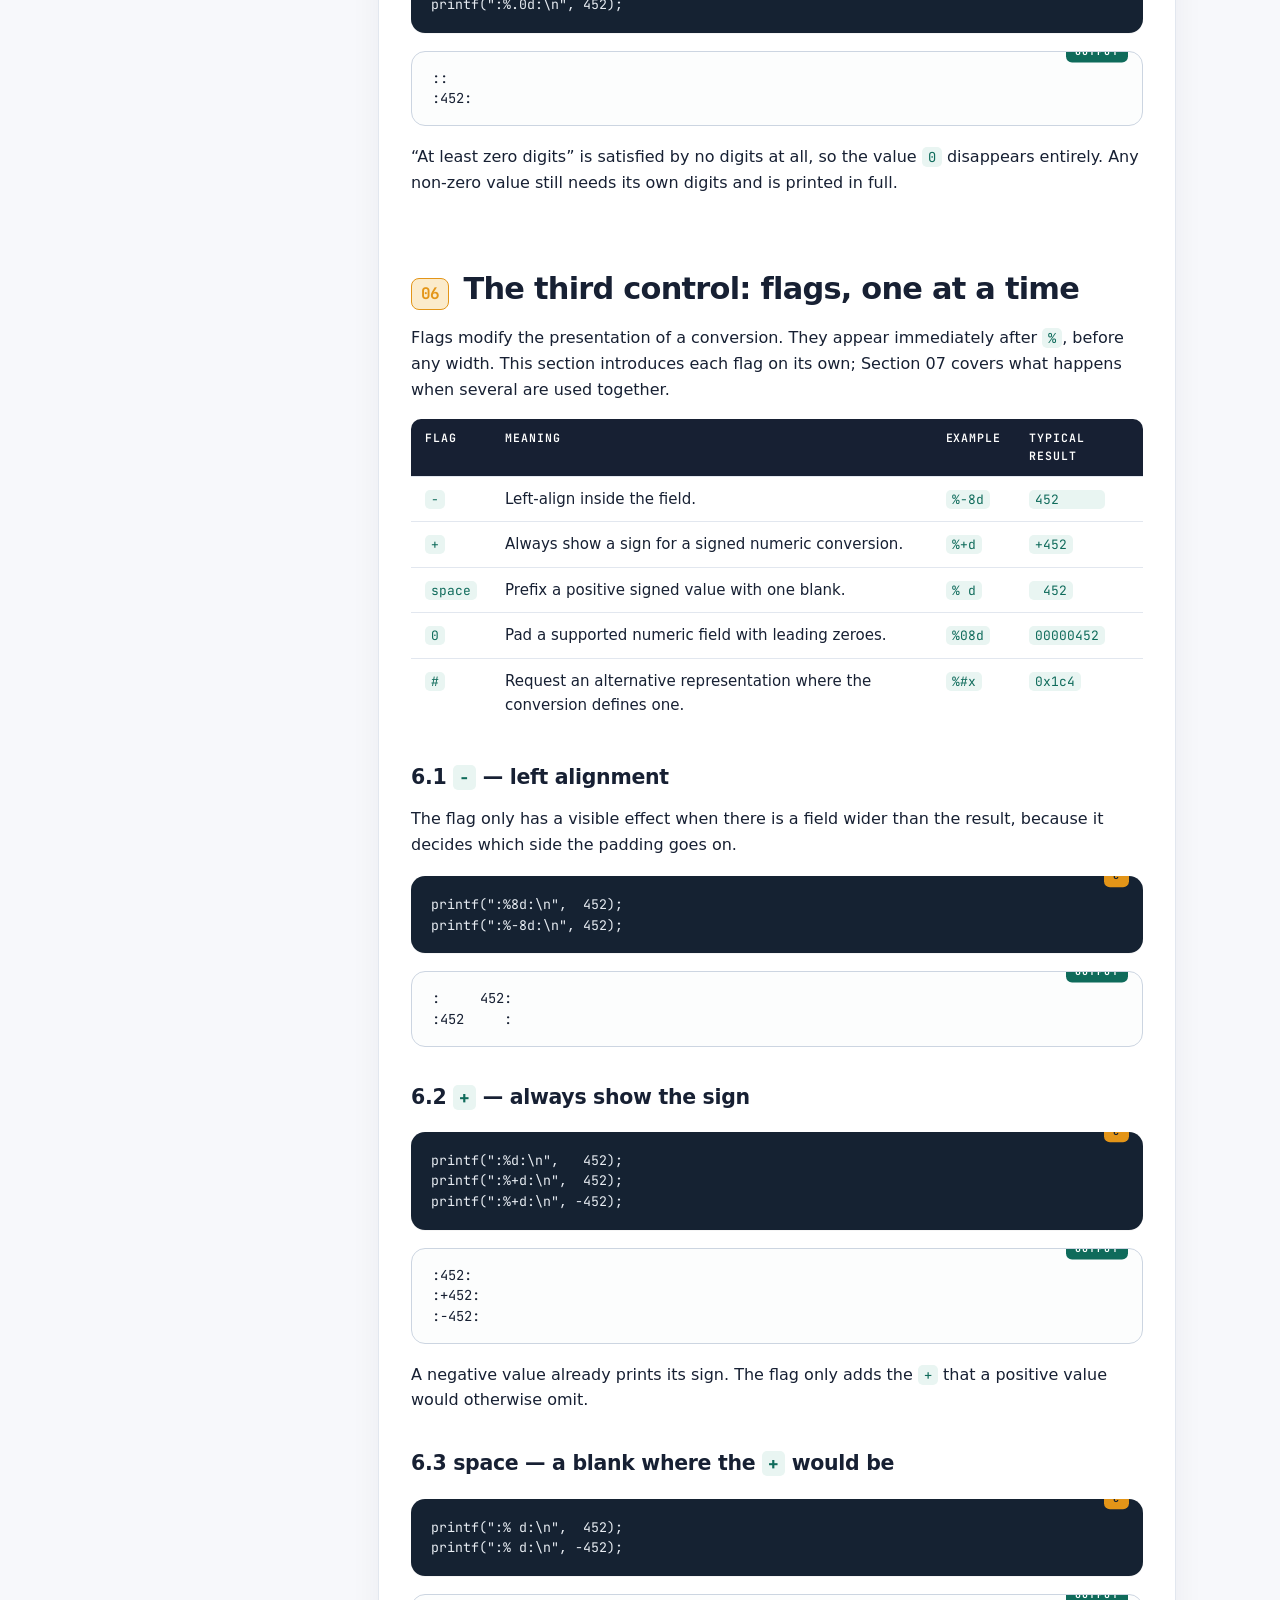
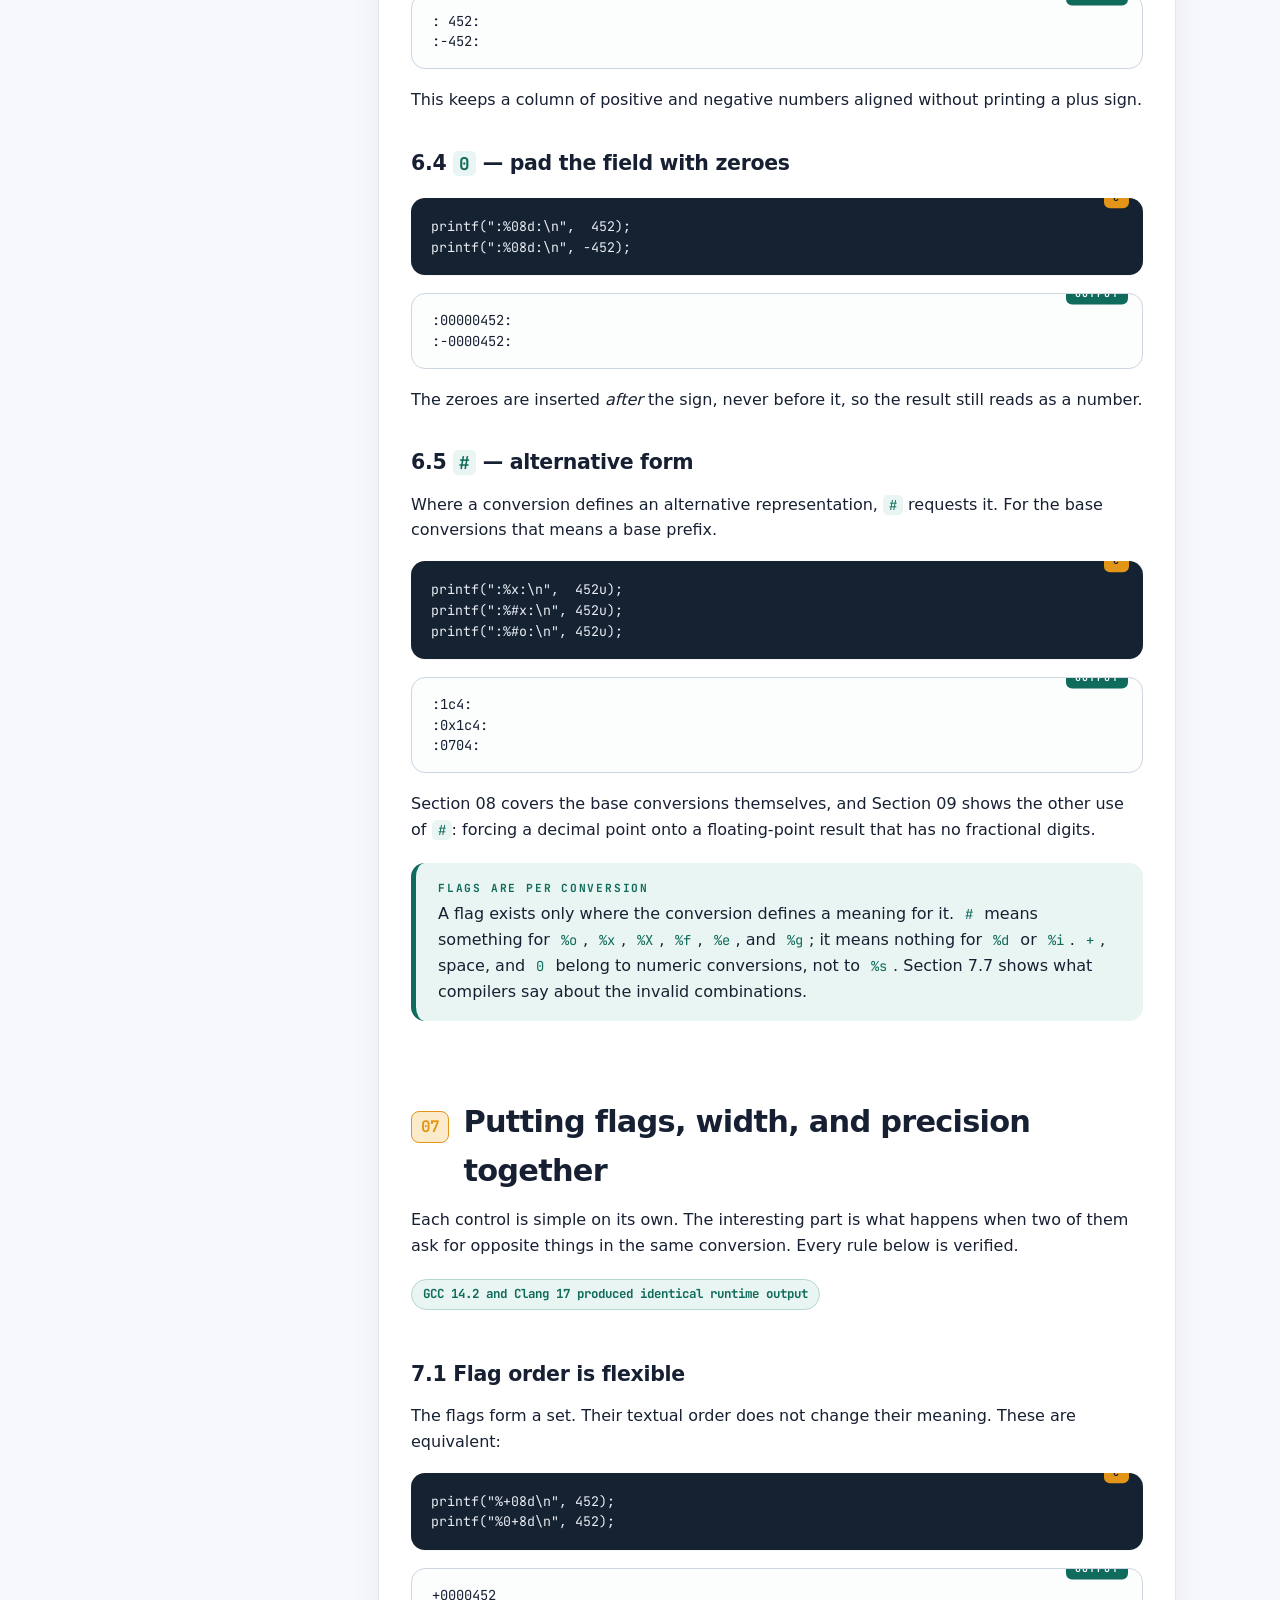
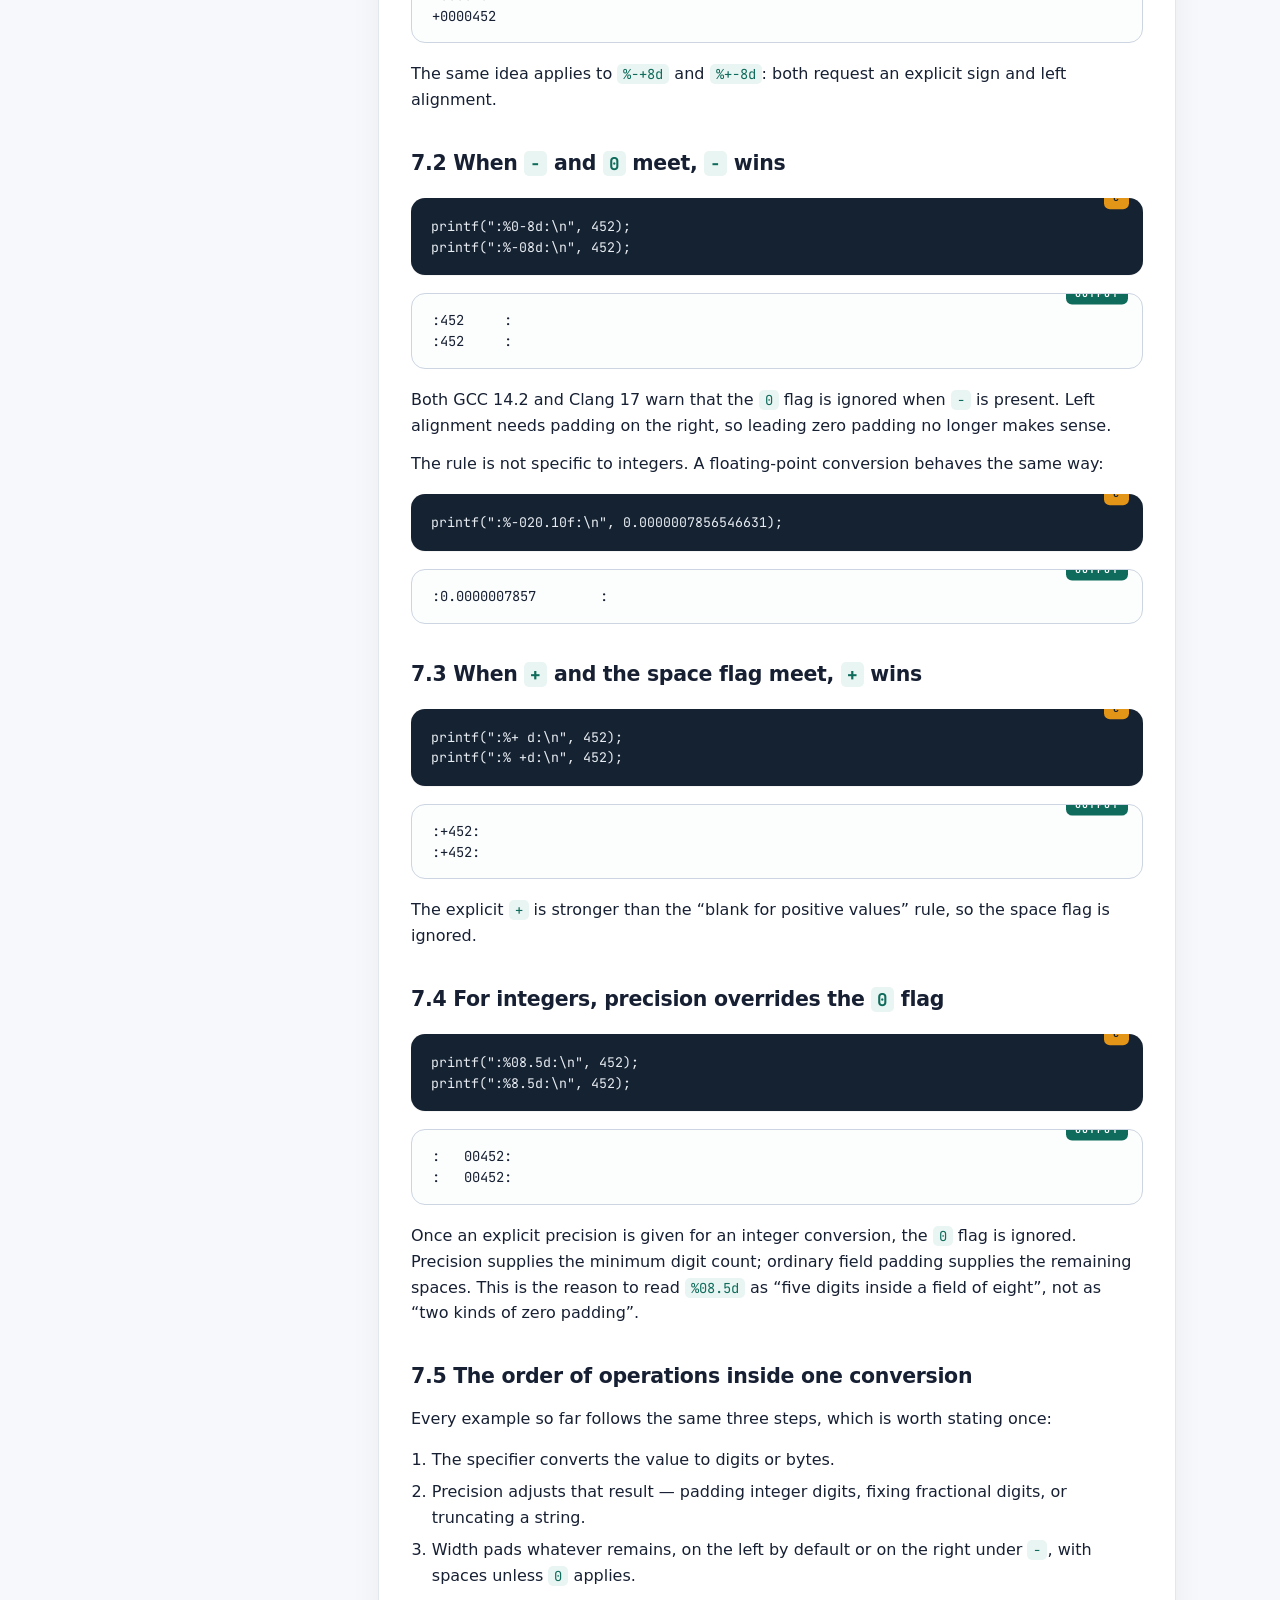
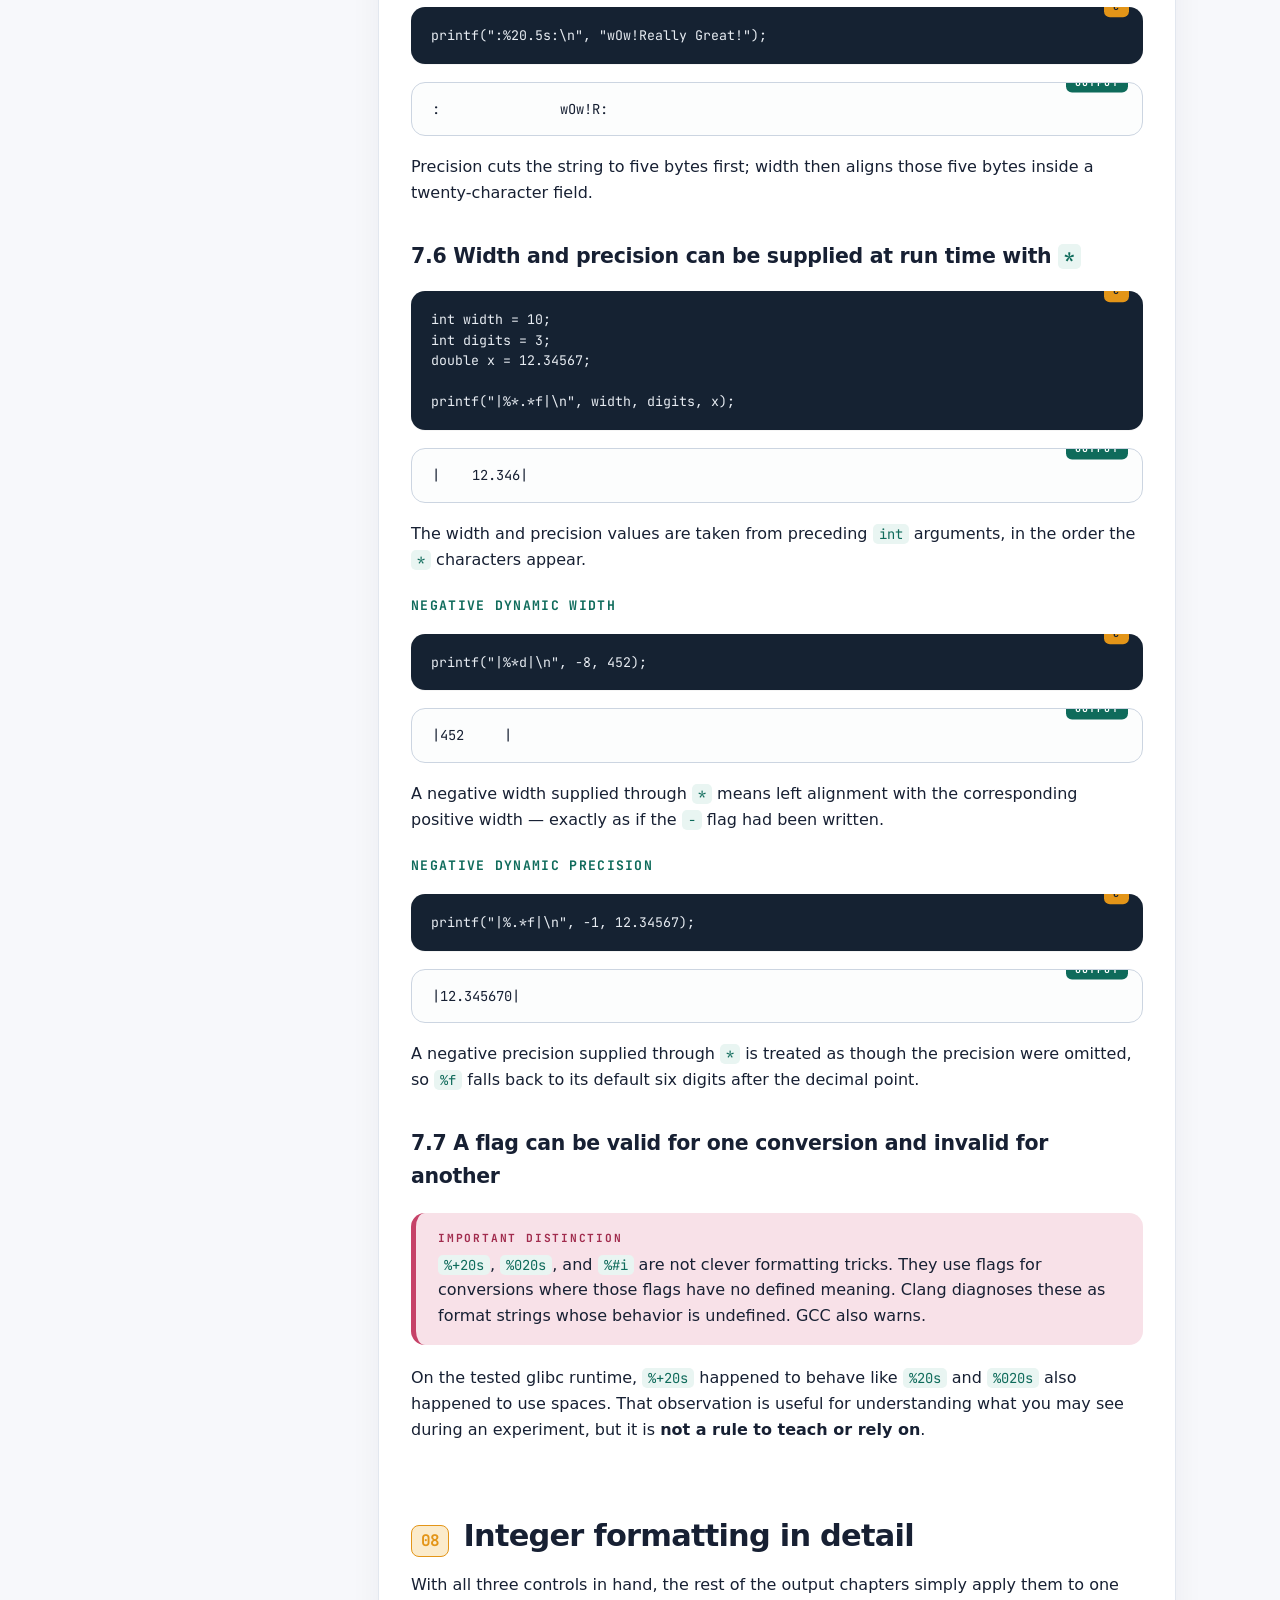
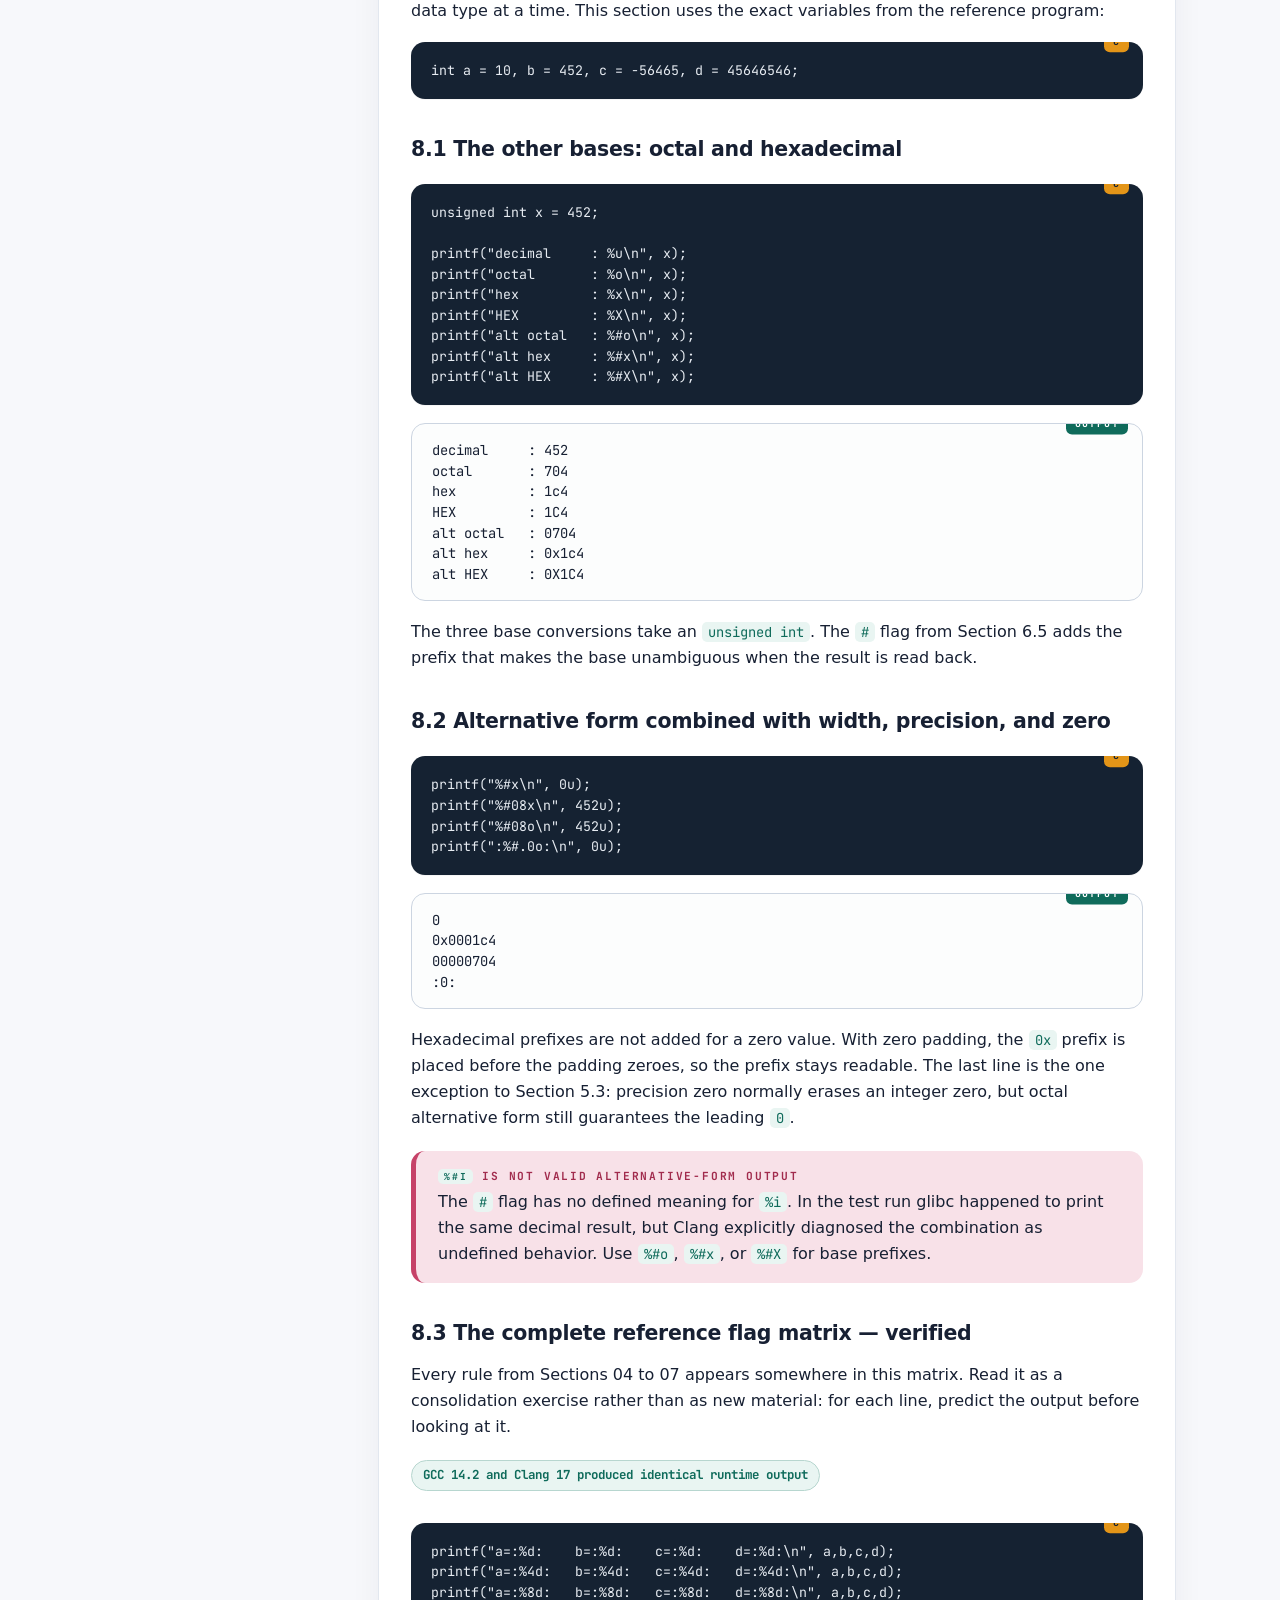
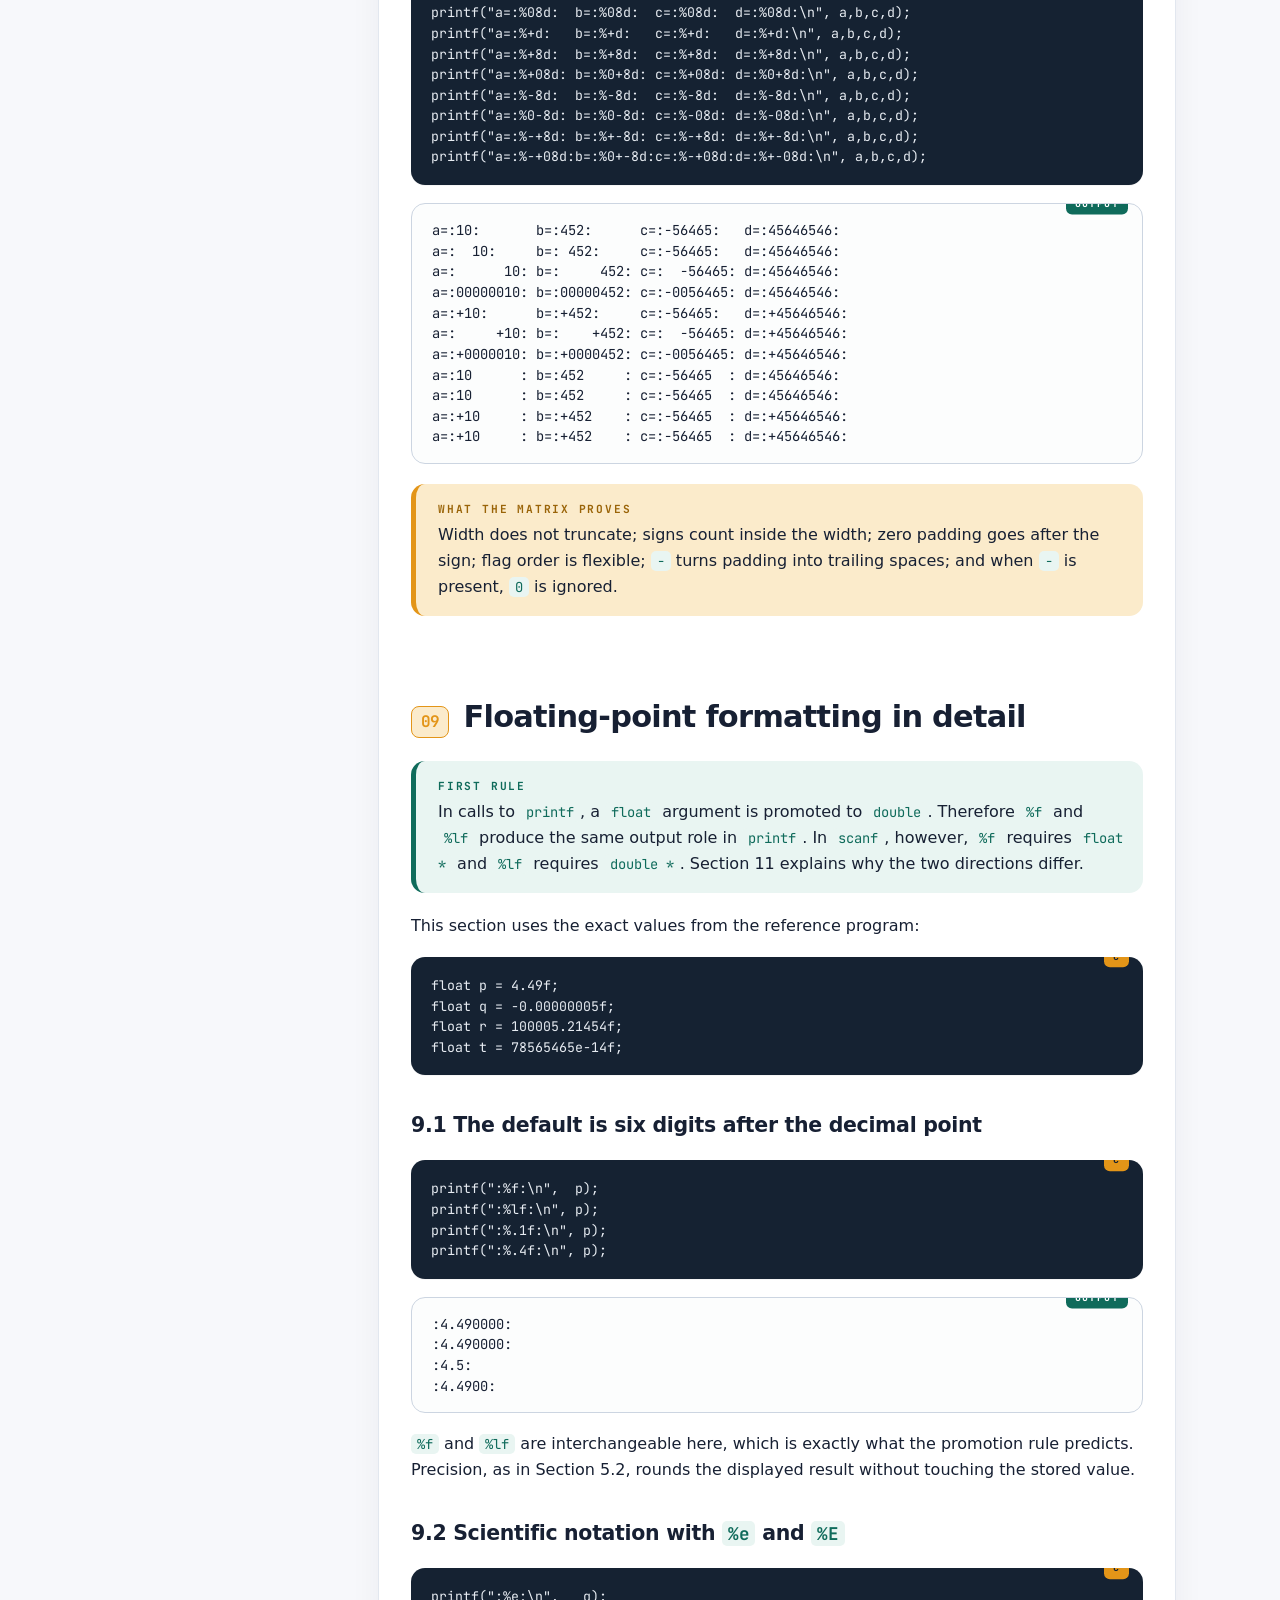
<file: tutorials/formatted-input-output.html>
<!DOCTYPE html>
<html lang="en">
<head>
<meta charset="UTF-8">
<meta name="viewport" content="width=device-width, initial-scale=1.0">
<meta name="description" content="A detailed handbook on formatted input and output in C: printf, scanf, sscanf, snprintf, field width, precision, flags, integer, floating-point and string formatting.">
<title>Formatted Input &amp; Output in C — Reference Handbook</title>
<link rel="preconnect" href="https://fonts.googleapis.com">
<link rel="preconnect" href="https://fonts.gstatic.com" crossorigin>
<link href="https://fonts.googleapis.com/css2?family=Bricolage+Grotesque:opsz,wght@12..96,400;12..96,600;12..96,700;12..96,800&family=Public+Sans:ital,wght@0,400;0,500;0,600;1,400&family=JetBrains+Mono:wght@400;500;700&display=swap" rel="stylesheet">
<style>
  :root{
    --paper:#F7F8FB;
    --paper-2:#FCFDFD;
    --card:#FFFFFF;
    --ink:#172033;
    --ink-soft:#5F6B7D;
    --line:#E2E7EF;
    --line-strong:#CCD5E1;
    --star:#E39518;
    --star-soft:#FBEBCB;
    --teal:#0F6B5B;
    --teal-soft:#E9F5F2;
    --rose:#C64268;
    --code-bg:#152232;
    --code-ink:#E7ECF2;
    --code-dim:#8fa0b3;
    --code-key:#E39518;
    --code-str:#7FD1A6;
    --radius:14px;
    --maxw:820px;
  }
  *{box-sizing:border-box}
  html{scroll-behavior:smooth}
  @media (prefers-reduced-motion: reduce){html{scroll-behavior:auto} *{animation:none!important;transition:none!important}}
  body{
    margin:0;
    font-family:Inter,ui-sans-serif,system-ui,-apple-system,BlinkMacSystemFont,"Segoe UI",sans-serif;
    color:var(--ink);
    background-color:var(--paper);
    line-height:1.62;
    font-size:16px;
  }
  .site-header{position:sticky;top:0;z-index:50;background:rgba(255,255,255,.94);border-bottom:1px solid var(--line);backdrop-filter:blur(10px);font-size:16px}
  .header-inner{max-width:1120px;margin:auto;padding:14px 24px;display:flex;align-items:center;justify-content:space-between;gap:20px}
  .brand{display:flex;gap:12px;align-items:center;color:var(--ink);text-decoration:none}
  .brand-mark{width:38px;height:38px;border-radius:11px;display:grid;place-items:center;background:var(--teal);color:white;font-weight:800}
  .brand strong{display:block;line-height:1.15}.brand small{display:block;color:var(--ink-soft);margin-top:3px}
  .header-nav{display:flex;gap:18px;font-size:.94rem}.header-nav a{text-decoration:none}.header-nav a:hover{text-decoration:underline}
  .wrap{max-width:1120px;margin:0 auto;padding:34px 24px 0;display:grid;grid-template-columns:230px minmax(0,1fr);column-gap:44px;row-gap:0}
  main{max-width:var(--maxw);margin-top:30px;padding:0 32px 90px;background:var(--card);border:1px solid var(--line);border-radius:18px;box-shadow:0 10px 32px rgba(25,35,55,.05)}

  header.hero{grid-column:1 / -1;padding:46px 42px 36px;border:1px solid var(--line);border-radius:18px;background:linear-gradient(135deg,#EEF8F5,#F8FBFF);box-shadow:0 8px 28px rgba(25,35,55,.045)}
  .kicker{font-family:"JetBrains Mono",monospace;font-size:.74rem;letter-spacing:.28em;text-transform:uppercase;color:var(--teal);font-weight:700}
  h1{font-family:Inter,ui-sans-serif,system-ui,sans-serif;font-weight:800;font-size:clamp(2.3rem,5.5vw,3.9rem);line-height:1.02;margin:.35em 0 .3em;letter-spacing:-.04em}
  .lede{font-size:1.12rem;color:var(--ink-soft);max-width:700px;margin:0}
  .release-badge{display:inline-flex;align-items:center;gap:7px;margin-top:18px;padding:7px 11px;border:1px solid #b7d6cf;border-radius:999px;background:rgba(255,255,255,.82);color:var(--teal);font-size:.82rem;font-weight:750;text-decoration:none}
  .release-badge:hover{background:#fff}
  .hero-actions{display:flex;flex-wrap:wrap;gap:9px;align-items:center;margin-top:18px}.hero-actions .release-badge,.hero-actions .verified{margin:0}

  nav.toc{position:sticky;top:88px;align-self:start;height:max-content;font-size:.9rem;padding-top:36px;max-height:calc(100vh - 105px);overflow:auto;padding-bottom:16px}
  nav.toc .toc-title{font-family:"JetBrains Mono",monospace;font-size:.7rem;letter-spacing:.22em;text-transform:uppercase;color:var(--ink-soft);margin-bottom:12px}
  nav.toc .toc-group{color:var(--teal);margin:18px 0 8px;font-size:.64rem}
  nav.toc a{display:block;color:var(--ink-soft);text-decoration:none;padding:5px 10px;border-left:2px solid var(--line);margin-left:2px;transition:all .15s}
  nav.toc a:hover,nav.toc a:focus-visible{color:var(--ink);border-left-color:var(--star);background:var(--paper-2)}
  nav.toc a .n{font-family:"JetBrains Mono",monospace;color:var(--teal);font-size:.78em;margin-right:8px}

  section{padding-top:56px;scroll-margin-top:20px}
  h2{font-family:Inter,ui-sans-serif,system-ui,sans-serif;font-weight:750;font-size:1.9rem;letter-spacing:-.025em;margin:0 0 6px;display:flex;align-items:baseline;gap:14px}
  h2 .sec-n{font-family:"JetBrains Mono",monospace;font-size:1rem;color:var(--star);font-weight:700;background:var(--star-soft);border:1px solid var(--star);border-radius:8px;padding:2px 9px;flex:none}
  h3{font-family:Inter,ui-sans-serif,system-ui,sans-serif;font-weight:700;font-size:1.28rem;margin:34px 0 8px;letter-spacing:-.015em}
  h4{font-family:"JetBrains Mono",monospace;font-weight:700;font-size:.82rem;letter-spacing:.1em;text-transform:uppercase;color:var(--teal);margin:22px 0 8px}
  p{margin:12px 0}
  a{color:var(--teal);text-underline-offset:3px}
  strong{font-weight:600;color:var(--ink)}
  code{font-family:"JetBrains Mono",monospace;font-size:.86em;background:var(--teal-soft);color:var(--teal);padding:1px 6px;border-radius:5px}

  .code{background:var(--code-bg);color:var(--code-ink);font-family:"JetBrains Mono",monospace;font-size:.83rem;line-height:1.55;border-radius:var(--radius);padding:18px 20px;overflow-x:auto;margin:18px 0;position:relative;box-shadow:0 1px 0 rgba(0,0,0,.04)}
  .code::before{content:attr(data-label);position:absolute;top:0;right:14px;transform:translateY(-50%);background:var(--star);color:#152232;font-family:"JetBrains Mono",monospace;font-size:.62rem;font-weight:700;letter-spacing:.14em;text-transform:uppercase;padding:3px 9px;border-radius:6px}
  .code pre{margin:0;white-space:pre;color:inherit;font:inherit}
  .out{background:var(--paper-2);border:1px solid var(--line-strong);border-radius:var(--radius);padding:16px 20px;margin:18px 0;font-family:"JetBrains Mono",monospace;font-size:.86rem;line-height:1.5;position:relative;white-space:pre;overflow-x:auto;color:var(--ink)}
  .out::before{content:"output";position:absolute;top:0;right:14px;transform:translateY(-50%);background:var(--teal);color:#fff;font-family:"JetBrains Mono",monospace;font-size:.62rem;font-weight:700;letter-spacing:.14em;text-transform:uppercase;padding:3px 9px;border-radius:6px}

  .callout{border-radius:var(--radius);padding:16px 20px 16px 22px;margin:20px 0;border-left:5px solid var(--teal);background:var(--teal-soft)}
  .callout.tip{border-left-color:var(--star);background:var(--star-soft)}
  .callout.trap{border-left-color:var(--rose);background:#F8E1E8}
  .callout .lbl{font-family:"JetBrains Mono",monospace;font-size:.7rem;font-weight:700;letter-spacing:.16em;text-transform:uppercase;display:block;margin-bottom:4px;color:var(--teal)}
  .callout.tip .lbl{color:#9a6408}.callout.trap .lbl{color:#a12b4d}
  .callout p:first-of-type{margin-top:2px}.callout p:last-child{margin-bottom:0}

  table{border-collapse:collapse;width:100%;margin:16px 0;font-size:.94rem;background:var(--card);border-radius:10px;overflow:hidden}
  th,td{text-align:left;padding:10px 14px;border-bottom:1px solid var(--line);vertical-align:top}
  thead th{background:var(--ink);color:#fff;font-family:"JetBrains Mono",monospace;font-size:.72rem;letter-spacing:.08em;text-transform:uppercase;font-weight:600}
  tbody tr:last-child td{border-bottom:0}

  .grid{display:grid;grid-template-columns:repeat(2,minmax(0,1fr));gap:14px;margin:18px 0}
  .compare{display:grid;grid-template-columns:repeat(2,minmax(0,1fr));gap:14px;margin:18px 0}
  .card{border:1px solid var(--line);border-radius:var(--radius);padding:18px;background:var(--paper-2)}
  .card h3,.card h4{margin-top:0}
  .card.bad{border-left:5px solid var(--rose)}.card.good{border-left:5px solid var(--teal)}
  .card.bad h3{color:var(--rose)}.card.good h3{color:var(--teal)}
  .anatomy{display:flex;flex-wrap:wrap;gap:5px;align-items:center;background:var(--code-bg);color:white;padding:18px;border-radius:var(--radius);font:600 1rem/1.5 "JetBrains Mono",monospace;margin:18px 0}
  .anatomy span{padding:5px 8px;border-radius:7px}.anatomy .pct{background:#4b5563}.anatomy .flags{background:#7c3aed}.anatomy .width{background:#0369a1}.anatomy .precision{background:#047857}.anatomy .length{background:#a16207}.anatomy .spec{background:#be123c}
  .mini,.muted{font-size:.9rem;color:var(--ink-soft)}
  .verified{display:inline-flex;align-items:center;gap:8px;padding:7px 11px;border-radius:999px;background:var(--teal-soft);border:1px solid #b7d6cf;color:var(--teal);font:700 .78rem/1.2 "JetBrains Mono",monospace;margin:8px 0 14px}
  ul,ol{padding-left:1.3rem}li{margin:6px 0}

  footer{grid-column:1 / -1;border-top:1px solid var(--line);margin-top:46px;padding:26px 0 60px;font-size:.9rem;color:var(--ink-soft)}
  footer p{max-width:850px;margin:0 auto 15px;text-align:center}
  .release-footer{display:flex;flex-direction:column;align-items:center;gap:5px;text-align:center}
  .release-footer a{font-weight:800}.signature-name{font-family:Georgia,"Times New Roman",serif;font-style:italic;font-size:1.08rem;color:var(--ink)}

  @media (max-width:900px){
    .wrap{grid-template-columns:1fr;gap:0}
    nav.toc{position:static;padding-top:20px;margin-bottom:10px;border-bottom:1px solid var(--line);padding-bottom:16px;max-height:none}
    nav.toc a{display:inline-block;border-left:0;border-bottom:2px solid var(--line);margin:0 4px 4px 0}
    main{max-width:100%}
  }
  @media (max-width:780px){
    .header-nav{display:none}.brand small{display:none}.brand strong{font-size:.92rem}
    .header-inner{padding-left:16px;padding-right:16px}.wrap{padding:0}
    header.hero{padding:40px 16px 30px;border-left:0;border-right:0;border-radius:0;box-shadow:none}
    h1 br{display:none}nav.toc{padding-left:16px;padding-right:16px;margin-bottom:0;background:var(--card)}
    main{margin-top:0;padding:0 16px 68px;background:transparent;border:0;border-radius:0;box-shadow:none}
    section{scroll-margin-top:76px}h2{align-items:flex-start;font-size:1.65rem}
    table{display:block;max-width:100%;overflow-x:auto;-webkit-overflow-scrolling:touch}
    .code,.out{max-width:100%;border-radius:10px}.grid,.compare{grid-template-columns:1fr}
    footer{margin-top:0;padding:26px 16px 44px}
  }
  a:focus-visible,button:focus-visible{outline:3px solid var(--teal);outline-offset:2px;border-radius:4px}
</style>
<link rel="stylesheet" href="../mobile-nav.css">
<link rel="stylesheet" href="../tutorial-mobile.css?v=1.4.3">
</head>
<body>
<header class="site-header">
  <div class="header-inner">
    <a class="brand" href="../index.html#top" aria-label="Structured Programming Language C home">
      <span class="brand-mark">C</span>
      <span><strong>Structured Programming Language</strong><small>C learning path and topic reference</small></span>
    </a>
    <nav class="header-nav" aria-label="Main navigation">
      <a href="../index.html#foundation">Learning Path</a>
      <a href="index.html">All Tutorials</a>
      <a href="../updates.html">Updates</a>
      <a href="../index.html#reference">Book Map</a>
    </nav>
    <button class="nav-toggle" type="button" aria-expanded="false" aria-label="Open navigation">
      <span class="nav-toggle-label">Open navigation</span>
      <span class="nav-toggle-bar"></span><span class="nav-toggle-bar"></span><span class="nav-toggle-bar"></span>
    </button>
  </div>
</header>
<div class="wrap">
  <header class="hero">
    <div class="kicker">C Programming · Reference Handbook</div>
    <h1>Formatted Input &amp;<br>Output in C</h1>
    <p class="lede">A systematic guide to <code>printf</code>, <code>scanf</code>, field width, precision, flags, integer and floating-point representation, string formatting, scansets, and string-based formatted I/O.</p>
    <div class="hero-actions">
      <a class="release-badge" href="../updates.html">Version <span data-release-version>1.4.3</span> · See course updates</a>
      <a class="verified" href="#verification">Verified with GCC 14.2 &amp; Clang 17 · See tested edge cases</a>
    </div>
  </header>

  <nav class="toc" aria-label="Table of contents">
    <div class="toc-title">Contents</div>
    <div class="toc-title toc-group">Foundations</div>
    <a href="#mental-model"><span class="n">01</span>The mental model</a>
    <a href="#anatomy"><span class="n">02</span>Format anatomy</a>
    <a href="#specifiers"><span class="n">03</span>Conversion specifiers</a>
    <div class="toc-title toc-group">One control at a time</div>
    <a href="#width-precision"><span class="n">04</span>Field width</a>
    <a href="#precision"><span class="n">05</span>Precision</a>
    <a href="#flags"><span class="n">06</span>Flags</a>
    <a href="#combining"><span class="n">07</span>Combining them</a>
    <div class="toc-title toc-group">Output by data type</div>
    <a href="#integers"><span class="n">08</span>Integer formatting</a>
    <a href="#floats"><span class="n">09</span>Floating-point formatting</a>
    <a href="#strings"><span class="n">10</span>String formatting</a>
    <a href="#length-modifiers"><span class="n">11</span>Length modifiers</a>
    <div class="toc-title toc-group">Reading input</div>
    <a href="#char-io"><span class="n">12</span>Character I/O</a>
    <a href="#scanf"><span class="n">13</span>Formatted input</a>
    <a href="#eof"><span class="n">14</span>End of input &amp; EOF</a>
    <a href="#scansets"><span class="n">15</span>Scansets</a>
    <div class="toc-title toc-group">Strings in memory</div>
    <a href="#string-io"><span class="n">16</span>sscanf / snprintf</a>
    <a href="#null"><span class="n">17</span>The null character</a>
    <div class="toc-title toc-group">Wrap-up</div>
    <a href="#pitfalls"><span class="n">18</span>Common mistakes</a>
    <a href="#reference-program"><span class="n">19</span>Consolidated program</a>
    <a href="#quick-reference"><span class="n">20</span>Quick reference</a>
    <a href="#references"><span class="n">21</span>References</a>
  </nav>

  <main>

<section id="mental-model">
<h2><span class="sec-n">01</span>The mental model: formatting is a contract</h2>
<p>Functions such as <code>printf</code> and <code>scanf</code> use a <strong>format string</strong> as a compact description of how data should be converted. The format string and the arguments must agree about types. When they do not agree, the result is not merely “a strange output”; in many cases the program has undefined behavior.</p>
<div class="grid">
<div class="card"><h3>Output</h3><p><code>printf</code> takes values and converts them into text.</p><p><strong>Value → format rule → characters</strong></p><div class="code" data-label="c"><pre>int age = 25;
printf("Age: %d\n", age);</pre></div></div>
<div class="card"><h3>Input</h3><p><code>scanf</code> reads text, converts it, and stores the result through pointers.</p><p><strong>Characters → format rule → object in memory</strong></p><div class="code" data-label="c"><pre>int age;
scanf("%d", &amp;age);</pre></div></div>
</div>
<div class="callout"><span class="lbl">Core distinction</span> in <code>printf</code>, width and precision describe <em>how output is displayed</em>. In <code>scanf</code>, width describes the <em>maximum number of input characters consumed</em>. Similar syntax, different job.</div>
<div class="callout tip"><span class="lbl">How this handbook is ordered</span>
<p>Sections 01–03 build the shared grammar. Sections 04–07 then introduce the output controls <strong>one at a time</strong> — width alone, precision alone, each flag alone — and only after that does Section 07 combine them and explain which control wins when two disagree.</p>
<p>Sections 08–11 apply the finished grammar to one data type at a time: integers, floating point, strings, and finally the length modifiers that change the assumed argument type. Sections 12–15 turn to <strong>input</strong>, from single characters to whole lines. Sections 16–17 replace the console with <strong>character arrays</strong>, which is where <code>sscanf</code>, <code>sprintf</code>, and <code>snprintf</code> enter and where the null terminator earns its own section.</p>
<p>Nothing in an earlier section depends on a later one. Every example uses only the notation already introduced.</p></div>
</section>

<section id="anatomy">
<h2><span class="sec-n">02</span>Anatomy of a printf conversion</h2>
<p>The general shape is:</p>
<div class="anatomy"><span class="pct">%</span><span class="flags">flags</span><span class="width">width</span><span class="precision">.precision</span><span class="length">length</span><span class="spec">specifier</span></div>
<p class="mini">Only <code>%</code> and the final conversion specifier are normally required. Everything in between is optional.</p>
<div class="code" data-label="c"><pre>printf("%+08d", 452);
        │││└─ d  : decimal integer
        ││└── 8  : minimum field width
        │└─── 0  : pad with zeroes
        └──── +  : always show the sign</pre></div>
<div class="out">+0000452</div>
<p>That single conversion already uses three optional parts at once. Sections 04 to 06 take them apart and introduce one per section; Section 07 puts them back together.</p>
<h3>The <code>scanf</code> grammar is different</h3>
<div class="anatomy"><span class="pct">%</span><span class="flags">*</span><span class="width">width</span><span class="length">length</span><span class="spec">specifier</span></div>
<p>For <code>scanf</code>, <code>*</code> means “match this input but do not assign it.” There is no output-style <code>+</code>, <code>-</code>, <code>#</code>, or <code>0</code> flag system.</p>
</section>

<section id="specifiers">
<h2><span class="sec-n">03</span>Essential conversion specifiers</h2>
<p>The specifier is the only part that is never optional. It decides how the argument is interpreted, and everything in later sections merely adjusts its presentation.</p>
<table>
<thead><tr><th>Specifier</th><th><code>printf</code></th><th><code>scanf</code> destination</th><th>Purpose</th></tr></thead>
<tbody>
<tr><td><code>%d</code>, <code>%i</code></td><td><code>int</code></td><td><code>int *</code></td><td>Signed integer. For <code>printf</code>, both print decimal. For <code>scanf</code>, <code>%i</code> can detect decimal/octal/hex prefixes.</td></tr>
<tr><td><code>%u</code></td><td><code>unsigned int</code></td><td><code>unsigned int *</code></td><td>Unsigned decimal.</td></tr>
<tr><td><code>%o</code></td><td><code>unsigned int</code></td><td><code>unsigned int *</code></td><td>Octal.</td></tr>
<tr><td><code>%x</code>, <code>%X</code></td><td><code>unsigned int</code></td><td><code>unsigned int *</code></td><td>Hexadecimal, lowercase or uppercase digits.</td></tr>
<tr><td><code>%c</code></td><td><code>int</code> after promotion</td><td><code>char *</code></td><td>One character.</td></tr>
<tr><td><code>%s</code></td><td><code>char *</code></td><td><code>char *</code></td><td>Null-terminated string / whitespace-delimited input word.</td></tr>
<tr><td><code>%f</code></td><td><code>double</code></td><td><code>float *</code></td><td>Fixed-point floating output; float input with <code>scanf</code>.</td></tr>
<tr><td><code>%lf</code></td><td><code>double</code> (same output role as <code>%f</code>)</td><td><code>double *</code></td><td>The important distinction is on input.</td></tr>
<tr><td><code>%e</code>, <code>%E</code></td><td><code>double</code></td><td><code>float *</code> / with <code>l</code>, <code>double *</code></td><td>Scientific notation.</td></tr>
<tr><td><code>%g</code>, <code>%G</code></td><td><code>double</code></td><td>floating pointer</td><td>Chooses a compact fixed/scientific representation.</td></tr>
<tr><td><code>%p</code></td><td><code>void *</code></td><td><code>void **</code></td><td>Pointer representation.</td></tr>
<tr><td><code>%%</code></td><td>no argument</td><td>no destination</td><td>A literal percent sign.</td></tr>
</tbody></table>
<div class="callout tip"><span class="lbl">Type matching matters.</span> For example, <code>%x</code> and <code>%o</code> are defined for unsigned integers. When scanning, pass <code>unsigned int *</code>, not <code>int *</code>.</div>
<p class="mini">The types in this table are the <em>defaults</em>. A length modifier in the <code>length</code> slot of Section 02 changes them — for a <code>long</code>, a <code>short</code>, or a <code>double</code> destination, for instance. Length modifiers matter far more on input than on output, so they get their own treatment in Section 11, immediately before the input chapters.</p>
</section>

<section id="width-precision">
<h2><span class="sec-n">04</span>The first control: field width</h2>
<p>A number between <code>%</code> and the specifier is a <strong>field width</strong>: the minimum number of characters the conversion may occupy.</p>

<h3>4.1 Width is a minimum, not a maximum</h3>
<div class="code" data-label="c"><pre>printf(":%4d:\n", 10);
printf(":%4d:\n", 45646546);</pre></div>
<div class="out">:  10:
:45646546:</div>
<p>The field expands when the converted result needs more characters. Width by itself never truncates a number or a string.</p>

<h3>4.2 The default is right alignment with spaces</h3>
<p>When the result is shorter than the field, the padding goes on the left, so the value ends flush with the right edge of the field.</p>
<div class="code" data-label="c"><pre>printf(":%8d:\n", 452);
printf(":%8.2f:\n", 4.49);
printf(":%8s:\n", "wow!");</pre></div>
<div class="out">:     452:
:    4.49:
:    wow!:</div>
<p>The same width rule applies to every conversion — integers, floating point, and strings alike. Left alignment and zero padding are not part of width; they are flags, and they arrive in Section 06.</p>
<div class="callout"><span class="lbl">Why width exists</span><p>Equal widths on every row are what turn a stream of numbers into a table. <code>%8d</code> on each column gives every value the same amount of horizontal space, so the digits line up.</p></div>
</section>

<section id="precision">
<h2><span class="sec-n">05</span>The second control: precision</h2>
<p>Precision is a dot followed by a number, written after the width if a width is present: <code>%.2f</code>, <code>%10.2f</code>. Unlike width, precision means something <em>different</em> for each family of conversions.</p>

<h3>5.1 What precision means per conversion</h3>
<table>
<thead><tr><th>Conversion</th><th>Meaning of precision</th><th>Example</th></tr></thead>
<tbody>
<tr><td>Integer</td><td>Minimum number of digits.</td><td><code>%.6d</code> → <code>000452</code></td></tr>
<tr><td><code>f</code>, <code>e</code>, <code>E</code></td><td>Digits after the decimal point.</td><td><code>%.2f</code> → <code>4.49</code></td></tr>
<tr><td><code>g</code>, <code>G</code></td><td>Significant digits.</td><td><code>%.4g</code></td></tr>
<tr><td><code>s</code></td><td>Maximum bytes written from the string.</td><td><code>%.5s</code> → first five bytes</td></tr>
</tbody></table>
<div class="code" data-label="c"><pre>printf(":%.6d:\n", 452);
printf(":%.2f:\n", 4.49);
printf(":%.0f:\n", 4.49);
printf(":%.5s:\n", "wOw!Really Great!");</pre></div>
<div class="out">:000452:
:4.49:
:4:
:wOw!R:</div>
<div class="callout tip"><span class="lbl">One dot, two opposite jobs</span><p>For an integer, precision is a <strong>minimum</strong> digit count and can only make the result longer. For a string, precision is a <strong>maximum</strong> byte count and can only make the result shorter. For floating point, it fixes the number of fractional digits exactly.</p></div>

<h3>5.2 Precision changes the text, not the value</h3>
<div class="code" data-label="c"><pre>double p = 4.49;

printf("%.0f\n", p);
printf("%.1f\n", p);
printf("%.4f\n", p);</pre></div>
<div class="out">4
4.5
4.4900</div>
<p>The stored <code>double</code> is untouched. Precision only decides how many of its digits appear, rounding the displayed result when digits are dropped.</p>

<h3>5.3 Precision zero on an integer zero produces nothing</h3>
<div class="code" data-label="c"><pre>printf(":%.0d:\n", 0);
printf(":%.0d:\n", 452);</pre></div>
<div class="out">::
:452:</div>
<p>“At least zero digits” is satisfied by no digits at all, so the value <code>0</code> disappears entirely. Any non-zero value still needs its own digits and is printed in full.</p>
</section>

<section id="flags">
<h2><span class="sec-n">06</span>The third control: flags, one at a time</h2>
<p>Flags modify the presentation of a conversion. They appear immediately after <code>%</code>, before any width. This section introduces each flag on its own; Section 07 covers what happens when several are used together.</p>
<table>
<thead><tr><th>Flag</th><th>Meaning</th><th>Example</th><th>Typical result</th></tr></thead>
<tbody>
<tr><td><code>-</code></td><td>Left-align inside the field.</td><td><code>%-8d</code></td><td><code>452&nbsp;&nbsp;&nbsp;&nbsp;&nbsp;</code></td></tr>
<tr><td><code>+</code></td><td>Always show a sign for a signed numeric conversion.</td><td><code>%+d</code></td><td><code>+452</code></td></tr>
<tr><td><code>space</code></td><td>Prefix a positive signed value with one blank.</td><td><code>% d</code></td><td><code>&nbsp;452</code></td></tr>
<tr><td><code>0</code></td><td>Pad a supported numeric field with leading zeroes.</td><td><code>%08d</code></td><td><code>00000452</code></td></tr>
<tr><td><code>#</code></td><td>Request an alternative representation where the conversion defines one.</td><td><code>%#x</code></td><td><code>0x1c4</code></td></tr>
</tbody></table>

<h3>6.1 <code>-</code> — left alignment</h3>
<p>The flag only has a visible effect when there is a field wider than the result, because it decides which side the padding goes on.</p>
<div class="code" data-label="c"><pre>printf(":%8d:\n",  452);
printf(":%-8d:\n", 452);</pre></div>
<div class="out">:     452:
:452     :</div>

<h3>6.2 <code>+</code> — always show the sign</h3>
<div class="code" data-label="c"><pre>printf(":%d:\n",   452);
printf(":%+d:\n",  452);
printf(":%+d:\n", -452);</pre></div>
<div class="out">:452:
:+452:
:-452:</div>
<p>A negative value already prints its sign. The flag only adds the <code>+</code> that a positive value would otherwise omit.</p>

<h3>6.3 space — a blank where the <code>+</code> would be</h3>
<div class="code" data-label="c"><pre>printf(":% d:\n",  452);
printf(":% d:\n", -452);</pre></div>
<div class="out">: 452:
:-452:</div>
<p>This keeps a column of positive and negative numbers aligned without printing a plus sign.</p>

<h3>6.4 <code>0</code> — pad the field with zeroes</h3>
<div class="code" data-label="c"><pre>printf(":%08d:\n",  452);
printf(":%08d:\n", -452);</pre></div>
<div class="out">:00000452:
:-0000452:</div>
<p>The zeroes are inserted <em>after</em> the sign, never before it, so the result still reads as a number.</p>

<h3>6.5 <code>#</code> — alternative form</h3>
<p>Where a conversion defines an alternative representation, <code>#</code> requests it. For the base conversions that means a base prefix.</p>
<div class="code" data-label="c"><pre>printf(":%x:\n",  452u);
printf(":%#x:\n", 452u);
printf(":%#o:\n", 452u);</pre></div>
<div class="out">:1c4:
:0x1c4:
:0704:</div>
<p>Section 08 covers the base conversions themselves, and Section 09 shows the other use of <code>#</code>: forcing a decimal point onto a floating-point result that has no fractional digits.</p>
<div class="callout"><span class="lbl">Flags are per conversion</span><p>A flag exists only where the conversion defines a meaning for it. <code>#</code> means something for <code>%o</code>, <code>%x</code>, <code>%X</code>, <code>%f</code>, <code>%e</code>, and <code>%g</code>; it means nothing for <code>%d</code> or <code>%i</code>. <code>+</code>, space, and <code>0</code> belong to numeric conversions, not to <code>%s</code>. Section 7.7 shows what compilers say about the invalid combinations.</p></div>
</section>

<section id="combining">
<h2><span class="sec-n">07</span>Putting flags, width, and precision together</h2>
<p>Each control is simple on its own. The interesting part is what happens when two of them ask for opposite things in the same conversion. Every rule below is verified.</p>
<p class="verified">GCC 14.2 and Clang 17 produced identical runtime output</p>

<h3>7.1 Flag order is flexible</h3>
<p>The flags form a set. Their textual order does not change their meaning. These are equivalent:</p>
<div class="code" data-label="c"><pre>printf("%+08d\n", 452);
printf("%0+8d\n", 452);</pre></div>
<div class="out">+0000452
+0000452</div>
<p>The same idea applies to <code>%-+8d</code> and <code>%+-8d</code>: both request an explicit sign and left alignment.</p>

<h3>7.2 When <code>-</code> and <code>0</code> meet, <code>-</code> wins</h3>
<div class="code" data-label="c"><pre>printf(":%0-8d:\n", 452);
printf(":%-08d:\n", 452);</pre></div>
<div class="out">:452     :
:452     :</div>
<p>Both GCC 14.2 and Clang 17 warn that the <code>0</code> flag is ignored when <code>-</code> is present. Left alignment needs padding on the right, so leading zero padding no longer makes sense.</p>
<p>The rule is not specific to integers. A floating-point conversion behaves the same way:</p>
<div class="code" data-label="c"><pre>printf(":%-020.10f:\n", 0.0000007856546631);</pre></div>
<div class="out">:0.0000007857        :</div>

<h3>7.3 When <code>+</code> and the space flag meet, <code>+</code> wins</h3>
<div class="code" data-label="c"><pre>printf(":%+ d:\n", 452);
printf(":% +d:\n", 452);</pre></div>
<div class="out">:+452:
:+452:</div>
<p>The explicit <code>+</code> is stronger than the “blank for positive values” rule, so the space flag is ignored.</p>

<h3>7.4 For integers, precision overrides the <code>0</code> flag</h3>
<div class="code" data-label="c"><pre>printf(":%08.5d:\n", 452);
printf(":%8.5d:\n", 452);</pre></div>
<div class="out">:   00452:
:   00452:</div>
<p>Once an explicit precision is given for an integer conversion, the <code>0</code> flag is ignored. Precision supplies the minimum digit count; ordinary field padding supplies the remaining spaces. This is the reason to read <code>%08.5d</code> as “five digits inside a field of eight”, not as “two kinds of zero padding”.</p>

<h3>7.5 The order of operations inside one conversion</h3>
<p>Every example so far follows the same three steps, which is worth stating once:</p>
<ol>
<li>The specifier converts the value to digits or bytes.</li>
<li>Precision adjusts that result — padding integer digits, fixing fractional digits, or truncating a string.</li>
<li>Width pads whatever remains, on the left by default or on the right under <code>-</code>, with spaces unless <code>0</code> applies.</li>
</ol>
<div class="code" data-label="c"><pre>printf(":%20.5s:\n", "wOw!Really Great!");</pre></div>
<div class="out">:               wOw!R:</div>
<p>Precision cuts the string to five bytes first; width then aligns those five bytes inside a twenty-character field.</p>

<h3>7.6 Width and precision can be supplied at run time with <code>*</code></h3>
<div class="code" data-label="c"><pre>int width = 10;
int digits = 3;
double x = 12.34567;

printf("|%*.*f|\n", width, digits, x);</pre></div>
<div class="out">|    12.346|</div>
<p>The width and precision values are taken from preceding <code>int</code> arguments, in the order the <code>*</code> characters appear.</p>

<h4>Negative dynamic width</h4>
<div class="code" data-label="c"><pre>printf("|%*d|\n", -8, 452);</pre></div>
<div class="out">|452     |</div>
<p>A negative width supplied through <code>*</code> means left alignment with the corresponding positive width — exactly as if the <code>-</code> flag had been written.</p>

<h4>Negative dynamic precision</h4>
<div class="code" data-label="c"><pre>printf("|%.*f|\n", -1, 12.34567);</pre></div>
<div class="out">|12.345670|</div>
<p>A negative precision supplied through <code>*</code> is treated as though the precision were omitted, so <code>%f</code> falls back to its default six digits after the decimal point.</p>

<h3>7.7 A flag can be valid for one conversion and invalid for another</h3>
<div class="callout trap"><span class="lbl">Important distinction</span><p><code>%+20s</code>, <code>%020s</code>, and <code>%#i</code> are not clever formatting tricks. They use flags for conversions where those flags have no defined meaning. Clang diagnoses these as format strings whose behavior is undefined. GCC also warns.</p></div>
<p>On the tested glibc runtime, <code>%+20s</code> happened to behave like <code>%20s</code> and <code>%020s</code> also happened to use spaces. That observation is useful for understanding what you may see during an experiment, but it is <strong>not a rule to teach or rely on</strong>.</p>
</section>

<section id="integers">
<h2><span class="sec-n">08</span>Integer formatting in detail</h2>
<p>With all three controls in hand, the rest of the output chapters simply apply them to one data type at a time. This section uses the exact variables from the reference program:</p>
<div class="code" data-label="c"><pre>int a = 10, b = 452, c = -56465, d = 45646546;</pre></div>

<h3>8.1 The other bases: octal and hexadecimal</h3>
<div class="code" data-label="c"><pre>unsigned int x = 452;

printf("decimal     : %u\n", x);
printf("octal       : %o\n", x);
printf("hex         : %x\n", x);
printf("HEX         : %X\n", x);
printf("alt octal   : %#o\n", x);
printf("alt hex     : %#x\n", x);
printf("alt HEX     : %#X\n", x);</pre></div>
<div class="out">decimal     : 452
octal       : 704
hex         : 1c4
HEX         : 1C4
alt octal   : 0704
alt hex     : 0x1c4
alt HEX     : 0X1C4</div>
<p>The three base conversions take an <code>unsigned int</code>. The <code>#</code> flag from Section 6.5 adds the prefix that makes the base unambiguous when the result is read back.</p>

<h3>8.2 Alternative form combined with width, precision, and zero</h3>
<div class="code" data-label="c"><pre>printf("%#x\n", 0u);
printf("%#08x\n", 452u);
printf("%#08o\n", 452u);
printf(":%#.0o:\n", 0u);</pre></div>
<div class="out">0
0x0001c4
00000704
:0:</div>
<p>Hexadecimal prefixes are not added for a zero value. With zero padding, the <code>0x</code> prefix is placed before the padding zeroes, so the prefix stays readable. The last line is the one exception to Section 5.3: precision zero normally erases an integer zero, but octal alternative form still guarantees the leading <code>0</code>.</p>

<div class="callout trap"><span class="lbl"><code>%#i</code> is not valid alternative-form output</span><p>The <code>#</code> flag has no defined meaning for <code>%i</code>. In the test run glibc happened to print the same decimal result, but Clang explicitly diagnosed the combination as undefined behavior. Use <code>%#o</code>, <code>%#x</code>, or <code>%#X</code> for base prefixes.</p></div>

<h3>8.3 The complete reference flag matrix — verified</h3>
<p>Every rule from Sections 04 to 07 appears somewhere in this matrix. Read it as a consolidation exercise rather than as new material: for each line, predict the output before looking at it.</p>
<p class="verified">GCC 14.2 and Clang 17 produced identical runtime output</p>
<div class="code" data-label="c"><pre>printf("a=:%d:    b=:%d:    c=:%d:    d=:%d:\n", a,b,c,d);
printf("a=:%4d:   b=:%4d:   c=:%4d:   d=:%4d:\n", a,b,c,d);
printf("a=:%8d:   b=:%8d:   c=:%8d:   d=:%8d:\n", a,b,c,d);
printf("a=:%08d:  b=:%08d:  c=:%08d:  d=:%08d:\n", a,b,c,d);
printf("a=:%+d:   b=:%+d:   c=:%+d:   d=:%+d:\n", a,b,c,d);
printf("a=:%+8d:  b=:%+8d:  c=:%+8d:  d=:%+8d:\n", a,b,c,d);
printf("a=:%+08d: b=:%0+8d: c=:%+08d: d=:%0+8d:\n", a,b,c,d);
printf("a=:%-8d:  b=:%-8d:  c=:%-8d:  d=:%-8d:\n", a,b,c,d);
printf("a=:%0-8d: b=:%0-8d: c=:%-08d: d=:%-08d:\n", a,b,c,d);
printf("a=:%-+8d: b=:%+-8d: c=:%-+8d: d=:%+-8d:\n", a,b,c,d);
printf("a=:%-+08d:b=:%0+-8d:c=:%-+08d:d=:%+-08d:\n", a,b,c,d);</pre></div>
<div class="out">a=:10:       b=:452:      c=:-56465:   d=:45646546:
a=:  10:     b=: 452:     c=:-56465:   d=:45646546:
a=:      10: b=:     452: c=:  -56465: d=:45646546:
a=:00000010: b=:00000452: c=:-0056465: d=:45646546:
a=:+10:      b=:+452:     c=:-56465:   d=:+45646546:
a=:     +10: b=:    +452: c=:  -56465: d=:+45646546:
a=:+0000010: b=:+0000452: c=:-0056465: d=:+45646546:
a=:10      : b=:452     : c=:-56465  : d=:45646546:
a=:10      : b=:452     : c=:-56465  : d=:45646546:
a=:+10     : b=:+452    : c=:-56465  : d=:+45646546:
a=:+10     : b=:+452    : c=:-56465  : d=:+45646546:</div>
<div class="callout tip"><span class="lbl">What the matrix proves</span><p>Width does not truncate; signs count inside the width; zero padding goes after the sign; flag order is flexible; <code>-</code> turns padding into trailing spaces; and when <code>-</code> is present, <code>0</code> is ignored.</p></div>
</section>

<section id="floats">
<h2><span class="sec-n">09</span>Floating-point formatting in detail</h2>
<div class="callout"><span class="lbl">First rule</span><p>In calls to <code>printf</code>, a <code>float</code> argument is promoted to <code>double</code>. Therefore <code>%f</code> and <code>%lf</code> produce the same output role in <code>printf</code>. In <code>scanf</code>, however, <code>%f</code> requires <code>float *</code> and <code>%lf</code> requires <code>double *</code>. Section 11 explains why the two directions differ.</p></div>
<p>This section uses the exact values from the reference program:</p>
<div class="code" data-label="c"><pre>float p = 4.49f;
float q = -0.00000005f;
float r = 100005.21454f;
float t = 78565465e-14f;</pre></div>

<h3>9.1 The default is six digits after the decimal point</h3>
<div class="code" data-label="c"><pre>printf(":%f:\n",  p);
printf(":%lf:\n", p);
printf(":%.1f:\n", p);
printf(":%.4f:\n", p);</pre></div>
<div class="out">:4.490000:
:4.490000:
:4.5:
:4.4900:</div>
<p><code>%f</code> and <code>%lf</code> are interchangeable here, which is exactly what the promotion rule predicts. Precision, as in Section 5.2, rounds the displayed result without touching the stored value.</p>

<h3>9.2 Scientific notation with <code>%e</code> and <code>%E</code></h3>
<div class="code" data-label="c"><pre>printf(":%e:\n",   q);
printf(":%.1e:\n", q);
printf(":%.1E:\n", q);</pre></div>
<div class="out">:-5.000000e-08:
:-5.0e-08:
:-5.0E-08:</div>
<p>Precision counts the digits after the point in the mantissa. The only difference between <code>%e</code> and <code>%E</code> is the case of the exponent letter — and, for <code>%x</code> versus <code>%X</code>, the same convention held in Section 08.</p>

<h3>9.3 Negative zero can appear</h3>
<div class="code" data-label="c"><pre>printf(":%f:\n",   q);
printf(":%.0f:\n", q);</pre></div>
<div class="out">:-0.000000:
:-0:</div>
<p><code>q</code> is a very small negative value. When rounded to six decimal places it becomes <code>-0.000000</code>, and with zero fractional digits it becomes <code>-0</code>. The sign survives even when the displayed magnitude rounds to zero, which is a formatting artefact rather than an error.</p>

<h3>9.4 <code>#</code> forces the decimal point</h3>
<div class="code" data-label="c"><pre>printf("%.0f\n",  4.49);
printf("%#.0f\n", 4.49);</pre></div>
<div class="out">4
4.</div>
<p>This is the floating-point meaning of the same <code>#</code> flag that produced <code>0x</code> in Section 8.1: keep the mark that says what kind of value this is, even when it looks redundant.</p>

<h3>9.5 Why the stored value may surprise you</h3>
<div class="code" data-label="c"><pre>printf("%20.10f\n", r);</pre></div>
<div class="out">   100005.2109375000</div>
<p>The literal <code>100005.21454</code> is converted to <code>float</code> when assigned to <code>r</code>. On the tested platform, the nearest stored value prints as <code>100005.2109375000</code> once enough decimal places are requested. Formatting does not create that error; a wide precision merely reveals the approximation that was already stored.</p>

<h3>9.6 The full reference experiment — verified on the test platform</h3>
<p class="verified">GCC 14.2 and Clang 17 produced identical output on this Linux environment</p>
<p>This is the floating-point counterpart of the integer matrix in Section 8.3. Each line prints the same four variables through one more demanding conversion than the last. The leading <code>%%</code> in every format string is what writes the literal <code>%</code> that labels the line.</p>
<div class="code" data-label="c"><pre>printf("%%lf   p=:%lf: q=:%lf: r=:%lf: t=:%lf:\n", p, q, r, t);
printf("%%f    p=:%f: q=:%f: r=:%f: t=:%f:\n", p, q, r, t);
printf("%%10f  p=:%10f: q=:%10f: r=:%10f: t=:%10f:\n", p, q, r, t);
printf("%%e    p=:%e: q=:%e: r=:%e: t=:%e:\n", p, q, r, t);
printf("%%.0f  p=:%.0f: q=:%.0f: r=:%.0f: t=:%.0f:\n", p, q, r, t);
printf("%%#.0f p=:%#.0f: q=:%#.0f: r=:%#.0f: t=:%#.0f:\n", p, q, r, t);
printf("%%10.0f p=:%10.0f: q=:%10.0f: r=:%10.0f: t=:%10.0f:\n", p, q, r, t);
printf("%%20.10f p=:%20.10f: q=:%20.10f: r=:%20.10f: t=:%20.10f:\n", p, q, r, t);

/* the signed and left-aligned forms are split so each fits one line */
printf("%%+020.10f p=:%+020.10f: q=:%+020.10f: r=:%+020.10f:\n", p, q, r);
printf("%%-020.10f t=:%-020.10f:\n", t);
printf("%%+020.10e p=:%+020.10e: q=:%+020.10e: r=:%+020.10e:\n", p, q, r);
printf("%%-020.10e t=:%-020.10e:\n", t);

printf("%%.0e  p=:%.0e: q=:%.0e: r=:%.0e: t=:%.0e:\n", p, q, r, t);
printf("%%.1f  p=:%.1f: q=:%.1f: r=:%.1f: t=:%.1f:\n", p, q, r, t);
printf("%%10.1f p=:%10.1f: q=:%10.1f: r=:%10.1f: t=:%10.1f:\n", p, q, r, t);
printf("%%.1e/E p=:%.1e: q=:%.1E: r=:%.1e: t=:%.1e:\n", p, q, r, t);</pre></div>
<div class="out">%lf   p=:4.490000: q=:-0.000000: r=:100005.210938: t=:0.000001:
%f    p=:4.490000: q=:-0.000000: r=:100005.210938: t=:0.000001:
%10f  p=:  4.490000: q=: -0.000000: r=:100005.210938: t=:  0.000001:
%e    p=:4.490000e+00: q=:-5.000000e-08: r=:1.000052e+05: t=:7.856547e-07:
%.0f  p=:4: q=:-0: r=:100005: t=:0:
%#.0f p=:4.: q=:-0.: r=:100005.: t=:0.:
%10.0f p=:         4: q=:        -0: r=:    100005: t=:         0:
%20.10f p=:        4.4899997711: q=:       -0.0000000500: r=:   100005.2109375000: t=:        0.0000007857:
%+020.10f p=:+00000004.4899997711: q=:-00000000.0000000500: r=:+00100005.2109375000:
%-020.10f t=:0.0000007857        :
%+020.10e p=:+0004.4899997711e+00: q=:-0005.0000000584e-08: r=:+0001.0000521094e+05:
%-020.10e t=:7.8565466310e-07    :
%.0e  p=:4e+00: q=:-5e-08: r=:1e+05: t=:8e-07:
%.1f  p=:4.5: q=:-0.0: r=:100005.2: t=:0.0:
%10.1f p=:       4.5: q=:      -0.0: r=:  100005.2: t=:       0.0:
%.1e/E p=:4.5e+00: q=:-5.0E-08: r=:1.0e+05: t=:7.9e-07:</div>

<div class="callout tip"><span class="lbl">Two of those lines draw a warning</span><p>The <code>%-020.10f</code> and <code>%-020.10e</code> forms combine <code>-</code> with <code>0</code>, the clash already settled in Section 7.2. Both compilers report <code>flag '0' is ignored when flag '-' is present</code>, which is exactly the behavior shown above: <code>t</code> is left-aligned and padded with spaces, not zeros. The combination is kept here because the reference experiment includes it; write <code>%-20.10f</code> in your own code.</p></div>
</section>

<section id="strings">
<h2><span class="sec-n">10</span>String output formatting</h2>
<p>Strings use the same width and precision slots, with the precision meaning from Section 5.1: a maximum, not a minimum.</p>
<div class="code" data-label="c"><pre>char s[]   = "wow!";
char ss[]  = "wOw!Really Great!";
char sss[] = "100% accurAte! Handsome! Awesome! Speechless!";</pre></div>

<h3>10.1 Width right-aligns a short string</h3>
<div class="code" data-label="c"><pre>printf(":%20s:\n", s);
printf(":%20s:\n", ss);
printf(":%20s:\n", sss);</pre></div>
<div class="out">:                wow!:
:   wOw!Really Great!:
:100% accurAte! Handsome! Awesome! Speechless!:</div>
<p>Width is a minimum. The long third string is printed completely rather than being truncated.</p>

<h3>10.2 Left alignment</h3>
<div class="code" data-label="c"><pre>printf(":%-20s:\n", s);</pre></div>
<div class="out">:wow!                :</div>

<h3>10.3 Precision limits how much of the string is written</h3>
<div class="code" data-label="c"><pre>printf(":%20.5s:\n", ss);
printf(":%-20.5s:\n", ss);</pre></div>
<div class="out">:               wOw!R:
:wOw!R               :</div>
<p>Precision is applied first to obtain at most five bytes; width then aligns that shortened result inside a 20-character field — the order of operations from Section 7.5.</p>

<h3>10.4 Exact behavior of the experimental invalid flags</h3>
<p>The reference code deliberately tries <code>%020s</code>, <code>%+20s</code>, and <code>%-020s</code>. Both GCC and Clang warn. Clang specifically says the unsupported flag combinations result in undefined behavior.</p>
<div class="out">On this tested glibc run:
%020s   happened to look like %20s
%+20s   happened to look like %20s
%-020s  happened to look like %-20s</div>
<div class="callout trap"><span class="lbl">Do not convert an observation into a language rule</span><p>The runtime output above is only what this implementation happened to do. Portable C code should use <code>%20s</code>, <code>%-20s</code>, <code>%20.5s</code>, or <code>%-20.5s</code>.</p></div>
</section>

<section id="length-modifiers">
<h2><span class="sec-n">11</span>Length modifiers: changing the assumed type</h2>
<p>The specifier table in Section 03 assumes the default argument types: <code>int</code> for <code>%d</code>, <code>unsigned int</code> for <code>%u</code>, <code>double</code> for <code>%f</code>. A <strong>length modifier</strong> sits immediately before the conversion character and changes that assumed type. It is the <code>length</code> slot in both grammar diagrams of Section 02.</p>
<div class="anatomy"><span class="pct">%</span><span class="width">width</span><span class="length">l</span><span class="spec">d</span></div>
<table>
<thead><tr><th>Modifier</th><th>With <code>d</code> <code>i</code></th><th>With <code>u</code> <code>o</code> <code>x</code> <code>X</code></th><th>With <code>f</code> <code>e</code> <code>g</code></th></tr></thead>
<tbody>
<tr><td><em>none</em></td><td><code>int</code></td><td><code>unsigned int</code></td><td><code>double</code> out, <code>float</code> in</td></tr>
<tr><td><code>hh</code></td><td><code>signed char</code></td><td><code>unsigned char</code></td><td>—</td></tr>
<tr><td><code>h</code></td><td><code>short</code></td><td><code>unsigned short</code></td><td>—</td></tr>
<tr><td><code>l</code></td><td><code>long</code></td><td><code>unsigned long</code></td><td><code>double</code> on input; no effect on output</td></tr>
<tr><td><code>ll</code></td><td><code>long long</code></td><td><code>unsigned long long</code></td><td>—</td></tr>
<tr><td><code>L</code></td><td>—</td><td>—</td><td><code>long double</code></td></tr>
<tr><td><code>z</code></td><td>—</td><td><code>size_t</code></td><td>—</td></tr>
<tr><td><code>j</code></td><td><code>intmax_t</code></td><td><code>uintmax_t</code></td><td>—</td></tr>
<tr><td><code>t</code></td><td><code>ptrdiff_t</code></td><td>—</td><td>—</td></tr>
</tbody></table>
<p class="mini">With <code>%c</code> and <code>%s</code>, the <code>l</code> modifier selects the wide-character forms <code>wint_t</code> and <code>wchar_t *</code>, which are outside the scope of this tutorial.</p>

<h3>11.1 Why output is forgiving and input is not</h3>
<p>This is the single most important thing to understand about the length slot, and it is also the bridge into the input chapters that follow.</p>
<div class="compare">
<div class="card"><h3>Output passes values</h3><p>Default argument promotion converts every <code>char</code> and <code>short</code> to <code>int</code>, and every <code>float</code> to <code>double</code>, before <code>printf</code> sees it. So <code>%d</code> already handles <code>char</code> and <code>short</code>, and <code>%f</code> already handles both <code>float</code> and <code>double</code>. The modifier is only genuinely required for types wider than <code>int</code>, such as <code>long</code> and <code>long long</code>.</p></div>
<div class="card"><h3>Input passes addresses</h3><p>No promotion applies to a pointer. <code>scanf</code> writes exactly as many bytes as the conversion says, at the address you supply. If the modifier does not match the destination, the wrong number of bytes is written and the behavior is undefined.</p></div>
</div>
<div class="code" data-label="c"><pre>short  h;
long   L;
double d;
float  f;

/* input: the modifier must match the destination exactly */
scanf("%hd", &amp;h);    /* short *       */
scanf("%ld", &amp;L);    /* long *        */
scanf("%lf", &amp;d);    /* double *      */
scanf("%f",  &amp;f);    /* float *       */

/* output: both of these are correct, because f is promoted to double */
printf("%f %f\n", f, d);</pre></div>
<div class="callout trap"><span class="lbl">The two mistakes that actually happen</span>
<div class="code" data-label="c — both wrong"><pre>double d;
long   n;

scanf("%f", &amp;d);   /* writes 4 bytes into an 8-byte object */
scanf("%d", &amp;n);   /* writes 4 bytes into an 8-byte object */</pre></div>
<p>Neither is a compile error, but both corrupt the destination. A verified run of the first one stored a value that read back as <code>0.000000</code>. Both compilers do warn with <code>-Wall</code>:</p>
<div class="out">warning: format specifies type 'float *' but the argument has type 'double *'
warning: format specifies type 'int *' but the argument has type 'long *'</div>
<p>This is also why <code>%lf</code> is required for reading a <code>double</code> even though <code>%f</code> is enough for printing one.</p></div>
<div class="callout tip"><span class="lbl">The one you will need constantly</span><p><code>strlen</code>, <code>sizeof</code>, and the array-counting idiom all produce <code>size_t</code>, whose width is not guaranteed to match <code>unsigned int</code>. Print it with <code>%zu</code>, never with <code>%d</code> or <code>%u</code>.</p></div>
</section>

<section id="char-io">
<h2><span class="sec-n">12</span>Character and simple string I/O</h2>
<p>Input starts with the smallest unit there is: one character at a time, with no format string involved.</p>
<h3>12.1 <code>getchar()</code> and <code>putchar()</code></h3>
<div class="code" data-label="c"><pre>#include &lt;ctype.h&gt;
#include &lt;stdio.h&gt;

int main(void)
{
    int ch;

    while ((ch = getchar()) != EOF) {
        putchar(toupper((unsigned char) ch));
    }

    return 0;
}</pre></div>
<div class="callout tip"><span class="lbl">Why <code>int ch</code>, not <code>char ch</code>?</span><p><code>getchar()</code> needs to represent every possible unsigned-character value plus the separate sentinel <code>EOF</code>. Store its result in <code>int</code>. Section 14 explains <code>EOF</code> in full.</p></div>

<h3>12.2 <code>putchar(c)</code> and <code>printf("%c", c)</code></h3>
<p>Both can output one character. <code>putchar</code> is the direct character-output function; <code>printf</code> is useful when the character is part of a larger formatted record.</p>

<h3>12.3 <code>puts()</code> appends a newline automatically</h3>
<div class="code" data-label="c"><pre>puts("-----------------------------");
printf("-----------------------------\n");</pre></div>
<p>These produce the same visible line. The difference is that the newline is implicit in <code>puts</code>.</p>

<h3>12.4 A character can also be formatted as an integer</h3>
<div class="code" data-label="c"><pre>char ch = 'g';
printf("character = %c, numeric code = %d\n", ch, (unsigned char) ch);</pre></div>
<div class="out">character = g, numeric code = 103</div>
<p>The value <code>103</code> is what the tested ASCII-based execution environment uses for <code>'g'</code>. A character is simply a small integer, and either view of it can be printed. Section 17 puts this fact to work when arithmetic is done on the bytes of a string.</p>
</section>

<section id="scanf">
<h2><span class="sec-n">13</span>Formatted input with <code>scanf</code></h2>
<p>The format string now runs in the other direction. The specifiers are the ones from Section 03; what changes is that width becomes a <em>maximum</em> and that every destination is an address.</p>

<h3>13.1 Field width and assignment suppression</h3>
<p>Given:</p><div class="out">63458465321654</div>
<div class="code" data-label="c"><pre>int a, b, c, d;
int count = scanf("%1d%2d%*3d%4d%d", &amp;a, &amp;b, &amp;c, &amp;d);</pre></div>
<table><thead><tr><th>Conversion</th><th>Characters consumed</th><th>Stored result</th></tr></thead><tbody>
<tr><td><code>%1d</code></td><td><code>6</code></td><td><code>a = 6</code></td></tr>
<tr><td><code>%2d</code></td><td><code>34</code></td><td><code>b = 34</code></td></tr>
<tr><td><code>%*3d</code></td><td><code>584</code></td><td>No assignment</td></tr>
<tr><td><code>%4d</code></td><td><code>6532</code></td><td><code>c = 6532</code></td></tr>
<tr><td><code>%d</code></td><td><code>1654</code></td><td><code>d = 1654</code></td></tr>
</tbody></table>
<div class="out">count = 4
a = 6, b = 34, c = 6532, d = 1654</div>
<p>One long run of digits is cut into four values purely by the widths. The suppressed conversion consumes input but is not counted as an assignment, which is why <code>count</code> is 4 and not 5.</p>

<h3>13.2 Base-specific input: <code>%o</code>, <code>%x</code>, <code>%X</code>, and <code>%d</code></h3>
<p>With the exact reference input:</p>
<div class="out">065355 0X4fFbFd 0xd 0123</div>
<div class="code" data-label="c"><pre>unsigned int a, b, c;
int d;

scanf("%o%x%X%d", &amp;a, &amp;b, &amp;c, &amp;d);</pre></div>
<div class="out">decimal values: 27373 5241853 13 123</div>
<p>Each conversion decides the base by itself; the text does not have to carry a prefix. The final token <code>0123</code> is read by <code>%d</code>, so it is decimal 123 — the leading zero does not make <code>%d</code> switch to octal.</p>

<h3>13.3 The same input with <code>%i</code> gives a different last value</h3>
<div class="code" data-label="c"><pre>int a, b, c, d;
scanf("%i%i%i%i", &amp;a, &amp;b, &amp;c, &amp;d);</pre></div>
<div class="out">27373 5241853 13 83</div>
<p><code>%i</code> detects the prefix: <code>065355</code> and <code>0123</code> are octal, while <code>0X4fFbFd</code> and <code>0xd</code> are hexadecimal. This is the one place where <code>%d</code> and <code>%i</code> genuinely differ.</p>

<h3>13.4 Reformatting the parsed values</h3>
<div class="code" data-label="c"><pre>printf("a=%o, b=%x, c=%i, d=%X\n", a, b, (int)c, (unsigned)d);
printf("a=%#o, b=%#x, d=%#X\n", a, b, (unsigned)d);</pre></div>
<div class="out">a=65355, b=4ffbfd, c=13, d=7B
a=065355, b=0x4ffbfd, d=0X7B</div>
<p>The value stored in memory is just a number. The base is a property of the text, chosen independently on the way in and on the way out.</p>

<h3>13.5 Correct pointer types are part of the format contract</h3>
<div class="callout trap"><span class="lbl">Type mismatch</span><p><code>%o</code>, <code>%x</code>, and <code>%X</code> expect <code>unsigned int *</code> unless a length modifier says otherwise. The original experiment used <code>int *</code>; that is a format-type mismatch even when <code>int</code> and <code>unsigned int</code> happen to have the same representation size. Section 11 is the rule this follows.</p></div>

<h3>13.6 Whitespace behavior is conversion-dependent</h3>
<ul>
<li>Most numeric conversions and <code>%s</code> skip leading whitespace automatically.</li>
<li><code>%c</code>, <code>%[</code>, and <code>%n</code> do not automatically skip leading whitespace.</li>
<li>A whitespace character inside the format string means “skip any amount of input whitespace.”</li>
</ul>

<h3>13.7 Always check the return value</h3>
<div class="code" data-label="c"><pre>int x;
if (scanf("%d", &amp;x) == 1) {
    printf("Read: %d\n", x);
} else {
    printf("Invalid integer input.\n");
}</pre></div>
<p><code>scanf</code> reports the number of successful assignments. Input failure before the first conversion may produce <code>EOF</code>. Section 14 turns that single sentence into a complete rule.</p>
</section>

<section id="eof">
<h2><span class="sec-n">14</span>End of input and <code>EOF</code></h2>
<p>Every input function needs a way to report “there is nothing left to read.” In C that report is the macro <code>EOF</code>, defined in <code>&lt;stdio.h&gt;</code>.</p>

<h3>14.1 What <code>EOF</code> actually is</h3>
<ul>
<li>It is a <strong>macro</strong>, not a keyword, and it expands to a negative <code>int</code> constant. On virtually every implementation that value is <code>-1</code>.</li>
<li>It is <strong>not a character</strong>. No byte in a file is “the EOF byte.” It is a sentinel that input functions return <em>in place of</em> a character.</li>
<li>It signals two different situations: the input is exhausted, or a read error occurred. For keyboard and redirected input the first is what you will see in practice.</li>
</ul>
<div class="callout tip"><span class="lbl">Why the result must be stored in <code>int</code></span><p><code>getchar</code> returns any of the 256 possible unsigned-character values <strong>plus</strong> the distinct sentinel <code>EOF</code>. That is 257 outcomes, which cannot fit in a type holding 256 values. Storing the result in <code>char</code> breaks the loop in one of two ways: where <code>char</code> is signed, a legitimate byte <code>0xFF</code> becomes <code>-1</code> and ends the loop early on binary data; where <code>char</code> is unsigned, the value can never equal a negative <code>EOF</code> and the loop never ends.</p></div>
<div class="compare">
<div class="card bad"><h3>Broken</h3><div class="code" data-label="c"><pre>char ch;
while ((ch = getchar()) != EOF)</pre></div></div>
<div class="card good"><h3>Correct</h3><div class="code" data-label="c"><pre>int ch;
while ((ch = getchar()) != EOF)</pre></div></div>
</div>

<h3>14.2 Producing end of input at a terminal</h3>
<p>When a program reads from the keyboard, nothing ends the input until you say so.</p>
<table>
<thead><tr><th>Situation</th><th>How to signal end of input</th></tr></thead>
<tbody>
<tr><td>Linux and macOS terminal</td><td>Press <code>Ctrl</code>+<code>D</code> at the start of an empty line</td></tr>
<tr><td>Windows console</td><td>Press <code>Ctrl</code>+<code>Z</code>, then <code>Enter</code></td></tr>
<tr><td>Redirected file</td><td><code>./program &lt; data.txt</code> — end of file arrives automatically</td></tr>
<tr><td>Piped input</td><td><code>printf 'hi\n' | ./program</code> — end of input arrives when the writer closes</td></tr>
</tbody>
</table>
<p class="mini">Pressing <code>Ctrl</code>+<code>D</code> in the middle of a typed line flushes what is buffered instead of ending the stream, which is why the convention is to press it on a fresh line.</p>

<h3>14.3 The character-counting loop</h3>
<div class="code" data-label="c"><pre>#include &lt;stdio.h&gt;

int main(void)
{
    int  ch;
    long chars = 0, lines = 0;

    while ((ch = getchar()) != EOF) {
        chars++;
        if (ch == '\n') {
            lines++;
        }
    }

    printf("%ld characters, %ld lines\n", chars, lines);
    return 0;
}</pre></div>
<p>Run against a two-line file containing <code>hi</code> and <code>there</code>:</p>
<div class="out">9 characters, 2 lines</div>
<p>Nine characters, because both newline characters are counted. The assignment inside the condition is deliberate and idiomatic: read, store, and test in one step. The inner parentheses are required, since <code>!=</code> binds more tightly than <code>=</code>.</p>

<h3>14.4 The three possible <code>scanf</code> return values</h3>
<p><code>scanf</code> does not return the value it read. It returns a count, and the count has three distinct cases that must not be confused.</p>
<table>
<thead><tr><th>Return value</th><th>Name</th><th>Meaning</th><th>State of the input</th></tr></thead>
<tbody>
<tr><td>A positive number</td><td>Success</td><td>That many conversions were assigned</td><td>Consumed</td></tr>
<tr><td><code>0</code></td><td>Matching failure</td><td>Input arrived but did not fit the conversion, for example letters for <code>%d</code></td><td><strong>Not consumed</strong> — the offending text is still waiting</td></tr>
<tr><td><code>EOF</code></td><td>Input failure</td><td>End of input, or a read error, before the first conversion completed</td><td>Nothing left</td></tr>
</tbody>
</table>
<div class="callout trap"><span class="lbl">Zero is not end of input</span><p>Treating <code>0</code> and <code>EOF</code> as the same condition is the classic cause of a program that hangs. On a matching failure the bad characters stay in the buffer, so a loop that simply retries <code>scanf</code> reads the same bad characters forever.</p></div>
<div class="code" data-label="c"><pre>#include &lt;stdio.h&gt;

int main(void)
{
    int x, r;

    while ((r = scanf("%d", &amp;x)) == 1) {
        printf("read %d\n", x);
    }

    if (r == 0) {
        printf("stopped: input was not a number\n");
    } else {
        printf("stopped: end of input\n");
    }
    return 0;
}</pre></div>
<p>With the input <code>10 20 abc</code>:</p>
<div class="out">read 10
read 20
stopped: input was not a number</div>
<p>With the input <code>10 20</code> followed by end of input:</p>
<div class="out">read 10
read 20
stopped: end of input</div>

<h3>14.5 Recovering from a matching failure</h3>
<p>To keep reading after bad input, discard the offending text yourself before trying again.</p>
<div class="code" data-label="c"><pre>int x, r;

while ((r = scanf("%d", &amp;x)) != EOF) {
    if (r == 1) {
        printf("read %d\n", x);
    } else {
        int junk;
        while ((junk = getchar()) != '\n' &amp;&amp; junk != EOF) {
            ;   /* throw away the rest of the offending line */
        }
        printf("skipped invalid entry\n");
    }
}
printf("end of input\n");</pre></div>
<p>Given the input lines <code>10</code>, <code>zz</code>, and <code>30</code>:</p>
<div class="out">read 10
skipped invalid entry
read 30
end of input</div>
<p>The loop now terminates on <code>EOF</code> alone, and the matching-failure branch guarantees forward progress by consuming at least the rest of the line.</p>

<h3>14.6 Reading words until the input ends</h3>
<p>The same <code>EOF</code> test drives a string loop. <code>%s</code> reads one whitespace-delimited word, so the loop below consumes the entire input one word at a time regardless of how the words are spread across lines.</p>
<div class="code" data-label="c"><pre>#include &lt;stdio.h&gt;

int main(void)
{
    char word[100];
    int  count = 0;

    while (scanf("%99s", word) != EOF) {
        count++;
        printf("word %d: %s\n", count, word);
    }

    printf("total %d words\n", count);
    return 0;
}</pre></div>
<p>Given the two lines <code>alpha beta</code> and <code>gamma</code>:</p>
<div class="out">word 1: alpha
word 2: beta
word 3: gamma
total 3 words</div>
<div class="callout tip"><span class="lbl">Two details in that format string</span><p>The width <code>99</code> is not optional: <code>word</code> holds 100 characters, so at most 99 may be read to leave room for <code>'\0'</code>. A leading space, as in <code>" %99s"</code>, is harmless but unnecessary — <code>%s</code> already skips leading whitespace on its own, including the newlines between lines.</p></div>

<h3>14.7 Reading a whole line, spaces included</h3>
<p><code>%s</code> stops at the first space, so it cannot read a full sentence. The negated scanset <code>%[^\n]</code> reads everything up to, but not including, the next newline.</p>
<div class="code" data-label="c"><pre>#include &lt;stdio.h&gt;

int main(void)
{
    char line[100];

    while (scanf(" %99[^\n]", line) != EOF) {
        printf("[%s]\n", line);
    }

    printf("done\n");
    return 0;
}</pre></div>
<p>Given three lines of input:</p>
<div class="out">[first line here]
[second line]
[third]
done</div>
<div class="callout trap"><span class="lbl">The leading space is mandatory here</span><p>A scanset does <strong>not</strong> skip leading whitespace, unlike <code>%s</code> and the numeric conversions. Without the space, <code>%[^\n]</code> stops at the first newline and leaves it in the buffer; the next call then finds that newline waiting, matches nothing, and returns <code>0</code> forever. Because the loop tests against <code>EOF</code> rather than <code>1</code>, it never exits.</p>
<div class="code" data-label="c — infinite loop"><pre>while (scanf("%99[^\n]", line) != EOF)   /* no leading space */
    printf("[%s]\n", line);</pre></div>
<p>A verified run prints the first line once, then repeats it endlessly because <code>line</code> is never updated again:</p>
<div class="out">r=1 [first line here]
r=0 [first line here]
r=0 [first line here]
r=0 [first line here]
...</div>
<p>The leading space consumes the pending newline before the scanset starts, which fixes it. Testing <code>== 1</code> instead of <code>!= EOF</code> would also stop the loop, though it would stop on a blank line too.</p></div>
<p class="mini">Section 15 covers scansets in full, including positive sets, negated sets, and the whitespace behavior described here.</p>

<h3>14.8 <code>EOF</code> across the input functions</h3>
<table>
<thead><tr><th>Function</th><th>Value when the input ends</th><th>Correct loop test</th></tr></thead>
<tbody>
<tr><td><code>getchar</code></td><td><code>EOF</code></td><td><code>while ((ch = getchar()) != EOF)</code></td></tr>
<tr><td><code>scanf</code> reading numbers</td><td><code>EOF</code></td><td><code>while (scanf("%d", &amp;x) == 1)</code></td></tr>
<tr><td><code>scanf</code> reading words</td><td><code>EOF</code></td><td><code>while (scanf("%99s", word) != EOF)</code></td></tr>
<tr><td><code>scanf</code> reading lines</td><td><code>EOF</code></td><td><code>while (scanf(" %99[^\n]", line) != EOF)</code></td></tr>
</tbody>
</table>
<div class="callout"><span class="lbl">One habit covers all of them</span><p>Never test for end of input separately from the read. Capture what the input function returned, compare it against that function's own failure value, and let that comparison drive the loop.</p></div>
<div class="callout tip"><span class="lbl">Coming later in the course</span><p><code>EOF</code> reports either a genuine end of input or a read error, and the two library predicates that tell them apart, <code>feof</code> and <code>ferror</code>, take a stream argument. They belong with data files, later in the learning path, along with the reason <code>while (!feof(...))</code> is the wrong shape for a read loop.</p></div>
</section>

<section id="scansets">
<h2><span class="sec-n">15</span>String pattern matching with scansets</h2>
<p>A scanset uses <code>%[...]</code>. It reads a consecutive sequence of characters selected by the set and then appends a null terminator to the destination array. Section 14.7 already used one; this section covers the notation in full.</p>

<h3>15.1 Positive scanset</h3>
<div class="code" data-label="c"><pre>char s[100];
scanf("%99[a-z]", s);</pre></div>
<p>This accepts up to 99 consecutive lowercase letters. Width 99 leaves one byte for <code>'\0'</code>.</p>

<h3>15.2 Negated scanset</h3>
<p>Given the input:</p>
<div class="out">sfsad RRRG;</div>
<div class="code" data-label="c"><pre>char s[100];
scanf("%99[^a-d]", s);</pre></div>
<div class="out">sfs</div>
<p>The leading <code>^</code> means “accept anything except the listed set.” Reading stops immediately before the first <code>a</code>, <code>b</code>, <code>c</code>, or <code>d</code>.</p>

<h3>15.3 The exact chained scanset experiment</h3>
<p>Starting with:</p>
<div class="out">sfsad RRRG; -  dkdfjalkds</div>
<p>The first conversion:</p>
<div class="code" data-label="c"><pre>scanf("%[^a-d]", s);</pre></div>
<p>stores <code>sfs</code> and leaves the first <code>a</code> unread. The next conversion:</p>
<div class="code" data-label="c"><pre>scanf("%[-a-d; GR]", ss);</pre></div>
<p>starts at that <code>a</code>. Because the leading <code>-</code> is treated as a literal hyphen in this scanset and <code>a-d</code> is a range, the accepted characters are the hyphen, <code>a</code> through <code>d</code>, semicolon, space, <code>G</code>, and <code>R</code>.</p>
<div class="out">s  = :sfs:
ss = :ad RRRG; -  d:
remaining input begins with :kdfjalkds:</div>
<p>This exact result was confirmed under both tested runtimes.</p>

<h3>15.4 Scansets do not skip leading whitespace automatically</h3>
<p>If the next unread character is a space and space is not in the scanset, the conversion fails immediately. Add a space before the conversion in the format string when you intentionally want to skip input whitespace first:</p>
<div class="code" data-label="c"><pre>scanf(" %99[a-z]", s);</pre></div>

<h3>15.5 Why <code>%[]</code> is malformed</h3>
<p>Both GCC and Clang warn that <code>"%[]"</code> has no closing <code>]</code> for a valid scanset specification. In the local experiment it returned zero assignments and left the destination unchanged, but malformed format specifications must not be used as a programming technique.</p>
<div class="callout trap"><span class="lbl">Practical rule</span><p>Always give string and scanset input a width that leaves room for the terminating null byte: <code>%99s</code> or <code>%99[...]</code> for a 100-byte array.</p></div>
</section>

<section id="string-io">
<h2><span class="sec-n">16</span>Formatted I/O with strings: <code>sscanf</code>, <code>sprintf</code>, and <code>snprintf</code></h2>
<p>Everything so far has read from <code>stdin</code> and written to <code>stdout</code>. The same format-string machinery also works on <strong>character arrays in memory</strong>. <code>sscanf</code> parses from a string exactly as <code>scanf</code> parses from the keyboard, and <code>sprintf</code>/<code>snprintf</code> format into a buffer exactly as <code>printf</code> formats to the screen. Every rule from Sections 03–15 — specifiers, width, precision, scansets, return values — carries over unchanged; only the source and destination differ.</p>

<h3>16.1 <code>sscanf</code>: parse text already stored in memory</h3>
<div class="code" data-label="c"><pre>char text[] = "ID=42 CGPA=3.75";
int id;
double cgpa;

int count = sscanf(text, "ID=%d CGPA=%lf", &amp;id, &amp;cgpa);</pre></div>
<div class="out">count = 2
id = 42
cgpa = 3.75</div>
<p>The literal characters <code>ID=</code> and <code>CGPA=</code> in the format string must match the input exactly; only the conversions produce values. The three-way return-value logic from Section 14.4 applies unchanged: a positive count, <code>0</code> on a matching failure, <code>EOF</code> when the string is exhausted before the first conversion.</p>

<h3>16.2 <code>sprintf</code>: format into a character array</h3>
<div class="code" data-label="c"><pre>char buffer[100];
int count = sprintf(buffer, "x = %d", 203);</pre></div>
<div class="out">buffer = x = 203
count = 7</div>
<p>The return value is the number of characters written before the terminating null character. <code>sprintf</code> itself has no destination-size limit.</p>

<h3>16.3 Prefer <code>snprintf</code> when capacity matters</h3>
<div class="code" data-label="c"><pre>char buffer[8];
int needed = snprintf(buffer, sizeof buffer, "value=%d", 12345);</pre></div>
<p>At most seven visible characters plus the null terminator fit in <code>buffer</code>. The return value reports how many characters would have been produced with unlimited space, which lets you detect truncation by checking whether <code>needed &gt;= sizeof buffer</code>.</p>
<p class="mini">Both <code>sprintf</code> and <code>sscanf</code> operate on an array of bytes with a capacity, terminated by a null character. Section 17 examines exactly what that means in memory.</p>
</section>

<section id="null">
<h2><span class="sec-n">17</span>Embedded null characters, array capacity, and stale bytes</h2>
<p>Consider the exact reference array:</p>
<div class="code" data-label="c"><pre>char s[] = "Something going to happen, but who knows!\0Oh!";</pre></div>
<p>There are two null bytes in the initialized content: the explicit <code>\0</code> after the exclamation mark and the implicit terminator added after <code>Oh!</code>.</p>
<div class="code" data-label="c"><pre>printf("sizeof = %zu\n", sizeof s);
printf("strlen = %zu\n", strlen(s));
printf("s      = %s\n", s);</pre></div>
<div class="out">sizeof = 46
strlen = 41
s      = Something going to happen, but who knows!</div>
<p><code>sizeof</code> measures the complete array. <code>strlen</code> counts only from the starting address up to the first null byte.</p>

<h3>17.1 Critical indices before overwriting</h3>
<table><thead><tr><th>Index</th><th>Byte</th><th>Meaning</th></tr></thead><tbody>
<tr><td>10</td><td><code>'g'</code> / 103 on the tested ASCII system</td><td>A character is a small integer, as Section 12.4 showed; <code>x += s[10]</code> below turns 100 into 203.</td></tr>
<tr><td>37</td><td><code>'o'</code></td><td><code>s + 37</code> begins the substring <code>ows!</code>.</td></tr>
<tr><td>41</td><td><code>'\0'</code></td><td>First string terminator.</td></tr>
<tr><td>42–44</td><td><code>O h !</code></td><td>Bytes physically present in the array but hidden from <code>%s</code> starting at <code>s</code>.</td></tr>
<tr><td>45</td><td><code>'\0'</code></td><td>Final implicit terminator.</td></tr>
</tbody></table>

<h3>17.2 Pointer arithmetic lets <code>sscanf</code> begin in the middle</h3>
<p>Because a C string is just a starting address, <code>sscanf</code> can be handed any position inside the array. The index table above shows that <code>s + 37</code> points at the <code>o</code> of <code>knows!</code>:</p>
<div class="code" data-label="c"><pre>char word[100];

sscanf(s + 37, "%99s", word);</pre></div>
<div class="out">word = ows!</div>
<p>Parsing stops at the first null terminator, index 41, exactly as it would stop at the end of console input.</p>

<h3>17.3 What <code>sprintf</code> overwrites — and what it does not</h3>
<div class="code" data-label="c"><pre>int x = 100;
x += s[10];              /* 203 on the tested ASCII system */
sprintf(s, "x = 100+s[10] = %d", x);</pre></div>
<div class="out">s      = x = 100+s[10] = 203
strlen = 19</div>
<p>The new text occupies indices 0 through 18 and <code>sprintf</code> places its null terminator at index 19. It does not clear the rest of the 46-byte array.</p>
<div class="code" data-label="c"><pre>printf("s+19 = :%s:\n", s + 19);
printf("s+20 = :%s:\n", s + 20);</pre></div>
<div class="out">s+19 = ::
s+20 = :appen, but who knows!:</div>
<p>Index 19 is the new null terminator, so <code>s + 19</code> is an empty string. Index 20 still contains old data beginning with the <code>a</code> from the original word <code>happen</code>.</p>

<div class="callout tip"><span class="lbl">Core model</span><p>An array is a region of bytes with a capacity. A C string is a view that starts at some byte and ends at the first null byte encountered from that starting point.</p></div>
</section>

<section id="pitfalls">
<h2><span class="sec-n">18</span>Common mistakes and verified corrections</h2>
<table>
<thead><tr><th>Pattern</th><th>What the test/compiler showed</th><th>Teach instead</th></tr></thead>
<tbody>
<tr><td><code>char c; (c=getchar()) != EOF</code></td><td>A <code>char</code> is not the correct storage type for the full <code>getchar</code> result domain.</td><td>Use <code>int c</code>.</td></tr>
<tr><td><code>scanf("%99[^\n]", s)</code> in a loop without a leading space</td><td>Verified run: the pending newline is never consumed, so every later call matches nothing, returns <code>0</code>, and the loop spins on stale data.</td><td>Write <code>" %99[^\n]"</code>, or test <code>== 1</code> instead of <code>!= EOF</code>.</td></tr>
<tr><td>Treating <code>scanf</code> returning <code>0</code> as end of input</td><td>The unmatched text stays in the buffer, so a retry loop never advances.</td><td>Distinguish <code>0</code>, matching failure, from <code>EOF</code>, input failure.</td></tr>
<tr><td><code>toupper(c)</code> without <code>&lt;ctype.h&gt;</code></td><td>Missing declaration; signed negative character values are also unsafe arguments.</td><td>Include <code>&lt;ctype.h&gt;</code>; after the EOF test, use <code>toupper((unsigned char)c)</code>.</td></tr>
<tr><td><code>printf("%d", strlen(s))</code></td><td><code>strlen</code> returns <code>size_t</code>.</td><td>Use <code>%zu</code>.</td></tr>
<tr><td><code>scanf("%o", &amp;a)</code> with <code>int a</code></td><td>Format expects <code>unsigned int *</code>.</td><td>Use an unsigned destination.</td></tr>
<tr><td><code>%d</code> and <code>%i</code> assumed identical in <code>scanf</code></td><td>Exact test: <code>0123</code> became 123 with <code>%d</code>, but 83 with <code>%i</code>.</td><td>Teach prefix detection for <code>%i</code>.</td></tr>
<tr><td><code>printf("%#i", a)</code></td><td>GCC warns; Clang diagnoses undefined behavior.</td><td>Use <code>%#o</code>, <code>%#x</code>, or <code>%#X</code>.</td></tr>
<tr><td><code>printf("%+20s", s)</code></td><td>It happened to right-align on glibc, but compilers warn and Clang calls the format undefined.</td><td>Use <code>%20s</code> or <code>%-20s</code>.</td></tr>
<tr><td><code>printf("%020s", s)</code></td><td>It happened to pad with spaces on glibc; this is not a portable rule.</td><td>Do not use numeric zero-padding with <code>%s</code>.</td></tr>
<tr><td><code>printf("%-08d", x)</code></td><td>Valid combination, but both compilers warn that <code>0</code> is ignored.</td><td>Understand that <code>-</code> wins; write <code>%-8d</code> for clarity.</td></tr>
<tr><td><code>printf("%08.5d", x)</code></td><td>Both compilers warn that <code>0</code> is ignored when integer precision is present.</td><td>Use precision for digit count, width for surrounding field padding.</td></tr>
<tr><td><code>scanf("%[]", s)</code></td><td>Both compilers warn about a malformed scanset; local run assigned nothing.</td><td>Write an actual set such as <code>%99[a-z]</code>.</td></tr>
<tr><td><code>scanf("%s", s)</code> without width</td><td>Can overrun a fixed-size destination.</td><td>For <code>char s[100]</code>, use <code>%99s</code> or <code>fgets</code>.</td></tr>
<tr><td><code>sprintf(s, ...)</code> into an uncertain-size destination</td><td>No bounds checking.</td><td>Prefer <code>snprintf</code> when capacity is known.</td></tr>
<tr><td>Assuming <code>%lf</code> is required to print <code>double</code></td><td>Reference test: <code>%f</code> and <code>%lf</code> printed identically.</td><td>Remember that the important <code>%f</code>/<code>%lf</code> distinction is on <code>scanf</code> input.</td></tr>
</tbody></table>
</section>

<section id="reference-program">
<h2><span class="sec-n">19</span>A consolidated, corrected demonstration program</h2>
<div id="verification" class="callout"><span class="lbl">Verification environment</span><p>The edge-case programs behind this tutorial were compiled with <code>gcc 14.2.0</code> and <code>clang 17.0.0</code> using <code>-std=c17 -Wall -Wextra -Wpedantic -Wformat=2</code>. The two executables produced identical runtime output for the tested cases. Compiler warnings are treated as part of the lesson: a result that happens to print on one C library is not presented as guaranteed behavior when the format itself is invalid.</p></div>
<p>This program keeps the spirit of the reference code while making the type usage and bounded string operations suitable for teaching. Its sections appear in the same order as the handbook: integer output, floating-point output, string output, then string-based parsing and formatting.</p>
<div class="code" data-label="c"><pre>#include &lt;ctype.h&gt;
#include &lt;stdio.h&gt;
#include &lt;string.h&gt;

int main(void)
{
    /* Integer formatting — Section 08 */
    int a = 10, b = 452, c = -56465, d = 45646546;

    printf("Default : %d %d %d %d\n", a, b, c, d);
    printf("Width   : %8d %8d %8d %8d\n", a, b, c, d);
    printf("Zero    : %08d %08d %08d %08d\n", a, b, c, d);
    printf("Sign    : %+08d %+08d %+08d %+08d\n", a, b, c, d);
    printf("Left    : %-8d %-8d %-8d %-8d\n\n", a, b, c, d);

    /* Floating-point formatting — Section 09 */
    double p = 4.49;
    double q = -0.00000005;
    double r = 100005.21454;

    printf("Fixed       : %.6f\n", p);
    printf("Scientific  : %.6e\n", q);
    printf("Width/prec. : %20.10f\n", r);
    printf("Signed/zero : %+020.10f\n\n", p);

    /* String formatting — Section 10 */
    char text[] = "wOw!Really Great!";
    printf("Right   : :%20s:\n", text);
    printf("Left    : :%-20s:\n", text);
    printf("Limit   : :%20.5s:\n\n", text);

    /* sscanf: parse from a string — Section 16 */
    char record[] = "ID=42 CGPA=3.75";
    int id;
    double cgpa;

    if (sscanf(record, "ID=%d CGPA=%lf", &amp;id, &amp;cgpa) == 2) {
        printf("Parsed: id=%d, cgpa=%.2f\n", id, cgpa);
    }

    /* snprintf: format into a bounded array — Section 16 */
    char buffer[100];
    snprintf(buffer, sizeof buffer, "Student %d has CGPA %.2f", id, cgpa);
    printf("Buffer: %s\n", buffer);

    return 0;
}</pre></div>
</section>

<section id="quick-reference">
<h2><span class="sec-n">20</span>Quick reference</h2>
<h3><code>printf</code> pattern</h3>
<div class="out">% [flags] [width] [.precision] [length] conversion</div>
<table><thead><tr><th>Goal</th><th>Format</th><th>Example result</th></tr></thead><tbody>
<tr><td>Minimum width 8</td><td><code>%8d</code></td><td><code>     452</code></td></tr>
<tr><td>Left-align width 8</td><td><code>%-8d</code></td><td><code>452     </code></td></tr>
<tr><td>Zero-pad width 8</td><td><code>%08d</code></td><td><code>00000452</code></td></tr>
<tr><td>Always show sign</td><td><code>%+d</code></td><td><code>+452</code></td></tr>
<tr><td>Sign + zero padding</td><td><code>%+08d</code></td><td><code>+0000452</code></td></tr>
<tr><td>Hex prefix</td><td><code>%#x</code></td><td><code>0x1c4</code></td></tr>
<tr><td>Two decimal places</td><td><code>%.2f</code></td><td><code>4.49</code></td></tr>
<tr><td>Width 10, two decimals</td><td><code>%10.2f</code></td><td><code>      4.49</code></td></tr>
<tr><td>At most 5 string bytes</td><td><code>%.5s</code></td><td><code>wOw!R</code></td></tr>
<tr><td>Left-aligned limited string</td><td><code>%-20.5s</code></td><td><code>wOw!R               </code></td></tr>
</tbody></table>
<h3>When two controls disagree</h3>
<table><thead><tr><th>Clash</th><th>Winner</th><th>Section</th></tr></thead><tbody>
<tr><td><code>-</code> against <code>0</code></td><td><code>-</code>; zero padding is ignored</td><td>7.2</td></tr>
<tr><td><code>+</code> against space</td><td><code>+</code>; the space flag is ignored</td><td>7.3</td></tr>
<tr><td>Integer precision against <code>0</code></td><td>Precision; zero padding is ignored</td><td>7.4</td></tr>
<tr><td>Width against a longer result</td><td>The result; width never truncates</td><td>4.1</td></tr>
<tr><td>String precision against a longer string</td><td>Precision; the string is cut</td><td>5.1</td></tr>
</tbody></table>
<h3><code>scanf</code> pattern</h3>
<div class="out">% [*] [maximum-width] [length] conversion</div>
<ul>
<li><code>*</code> suppresses assignment.</li>
<li>Width is the maximum number of input characters for that conversion.</li>
<li><code>%i</code> auto-detects common integer base prefixes.</li>
<li><code>%[...]</code> performs scanset matching.</li>
<li>Except for arrays already decaying to pointers, destinations are normally passed with <code>&amp;</code>.</li>
<li>Always inspect the return value when input validity matters.</li>
</ul>
</section>

<section id="references">
<h2><span class="sec-n">21</span>References and further reading</h2>
<ul>
<li><strong>ISO/IEC 9899:2023 working draft N3096</strong>, §7.23.6 — Formatted input/output functions, especially <code>fprintf</code>/<code>printf</code>, <code>fscanf</code>/<code>scanf</code>, <code>snprintf</code>, <code>sprintf</code>, and <code>sscanf</code>. <a href="https://www.open-std.org/jtc1/sc22/wg14/www/docs/n3096.pdf" rel="noopener" target="_blank">Open the WG14 draft</a>.</li>
<li><strong>GNU C Library Manual</strong> — Formatted Output and Formatted Input. <a href="https://sourceware.org/glibc/manual/latest/html_node/Formatted-Output.html" rel="noopener" target="_blank">Formatted Output</a> · <a href="https://sourceware.org/glibc/manual/latest/html_node/Formatted-Input.html" rel="noopener" target="_blank">Formatted Input</a>.</li>
<li><strong>Schaum's Outline of Programming with C</strong> — chapter on Data Input and Output, for textbook-oriented exercises and progression.</li>
</ul>
<div class="callout"><span class="lbl">Recommended learning order</span> Follow the sections as numbered: mental model → format anatomy → conversion specifiers → width alone → precision alone → each flag alone → the combinations and their tie-breaking rules → integers → floating point → strings → length modifiers → character I/O → <code>scanf</code> → <code>EOF</code> and return values → scansets → <code>sscanf</code>/<code>sprintf</code>/<code>snprintf</code> → null-character memory behavior.</div>
</section>


  </main>

  <footer>
    <p>Formatting becomes much easier once you read a conversion specification as a small grammar: flags control style, width controls the field, precision controls detail, and the final conversion determines how the value is interpreted.</p>
    <div class="release-footer">
      <span><a href="../updates.html">Version <span data-release-version>1.4.3</span></a> · Verified edge-case edition · Updated <time data-release-date datetime="2026-08-05">5 August 2026</time></span>
      <span>Signed — <span class="signature-name" data-release-author>Mainul Hasan</span></span>
    </div>
  </footer>
</div>
<script src="../site-meta.js?v=1.4.3"></script>
<script src="../site-nav.js?v=1.4.3"></script>
</body>
</html>
</file>
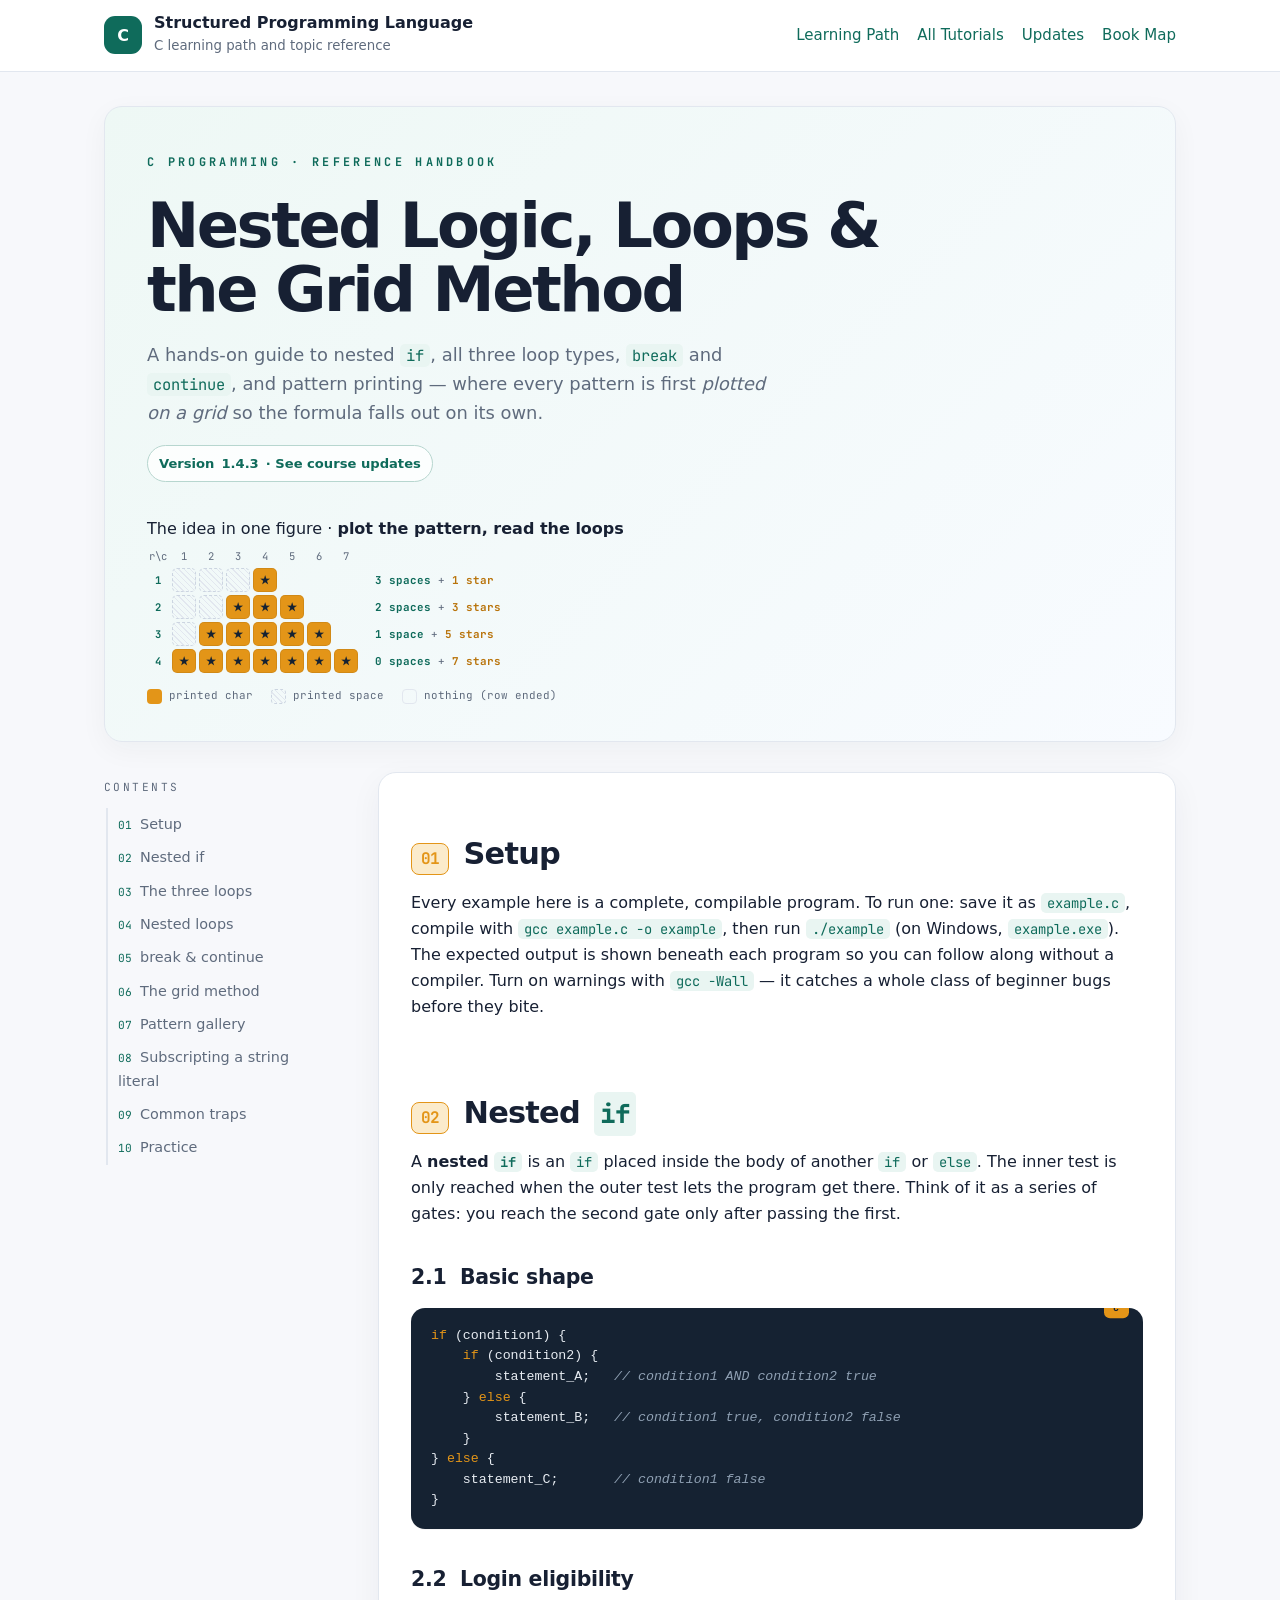
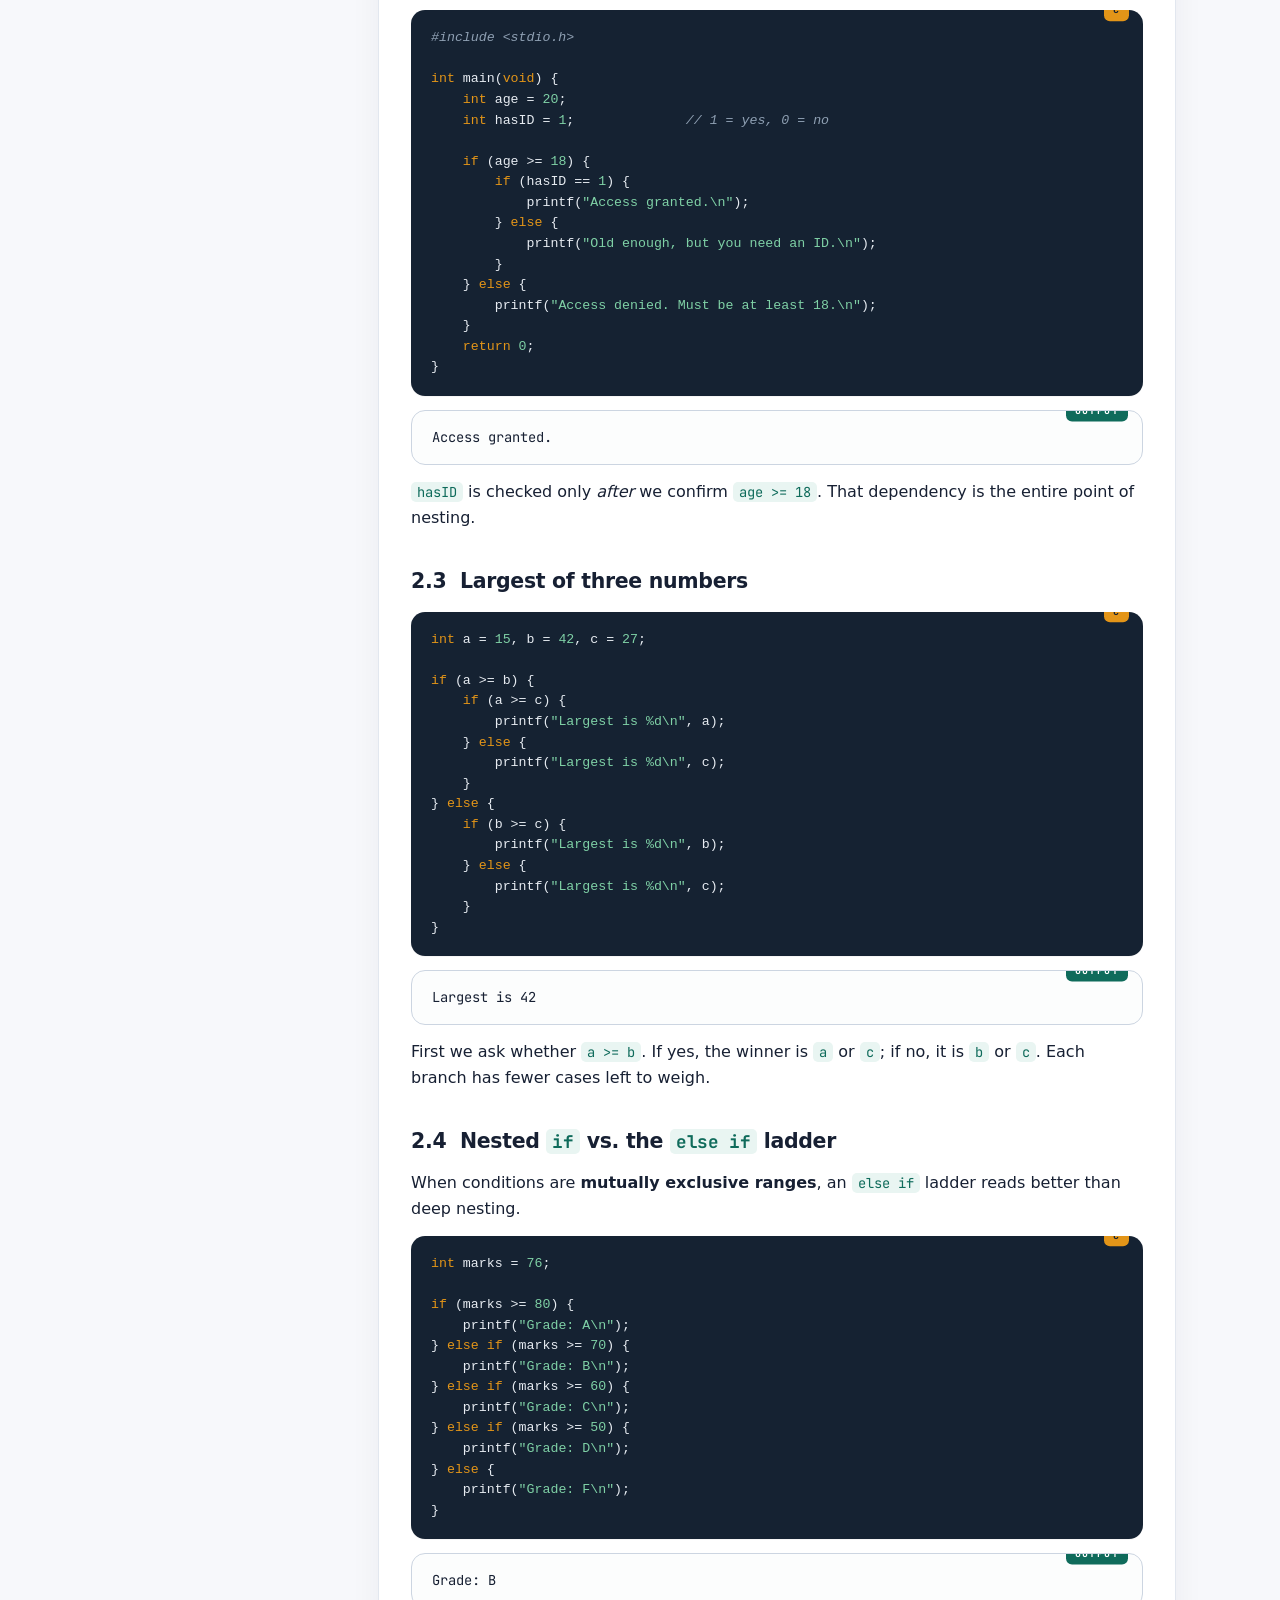
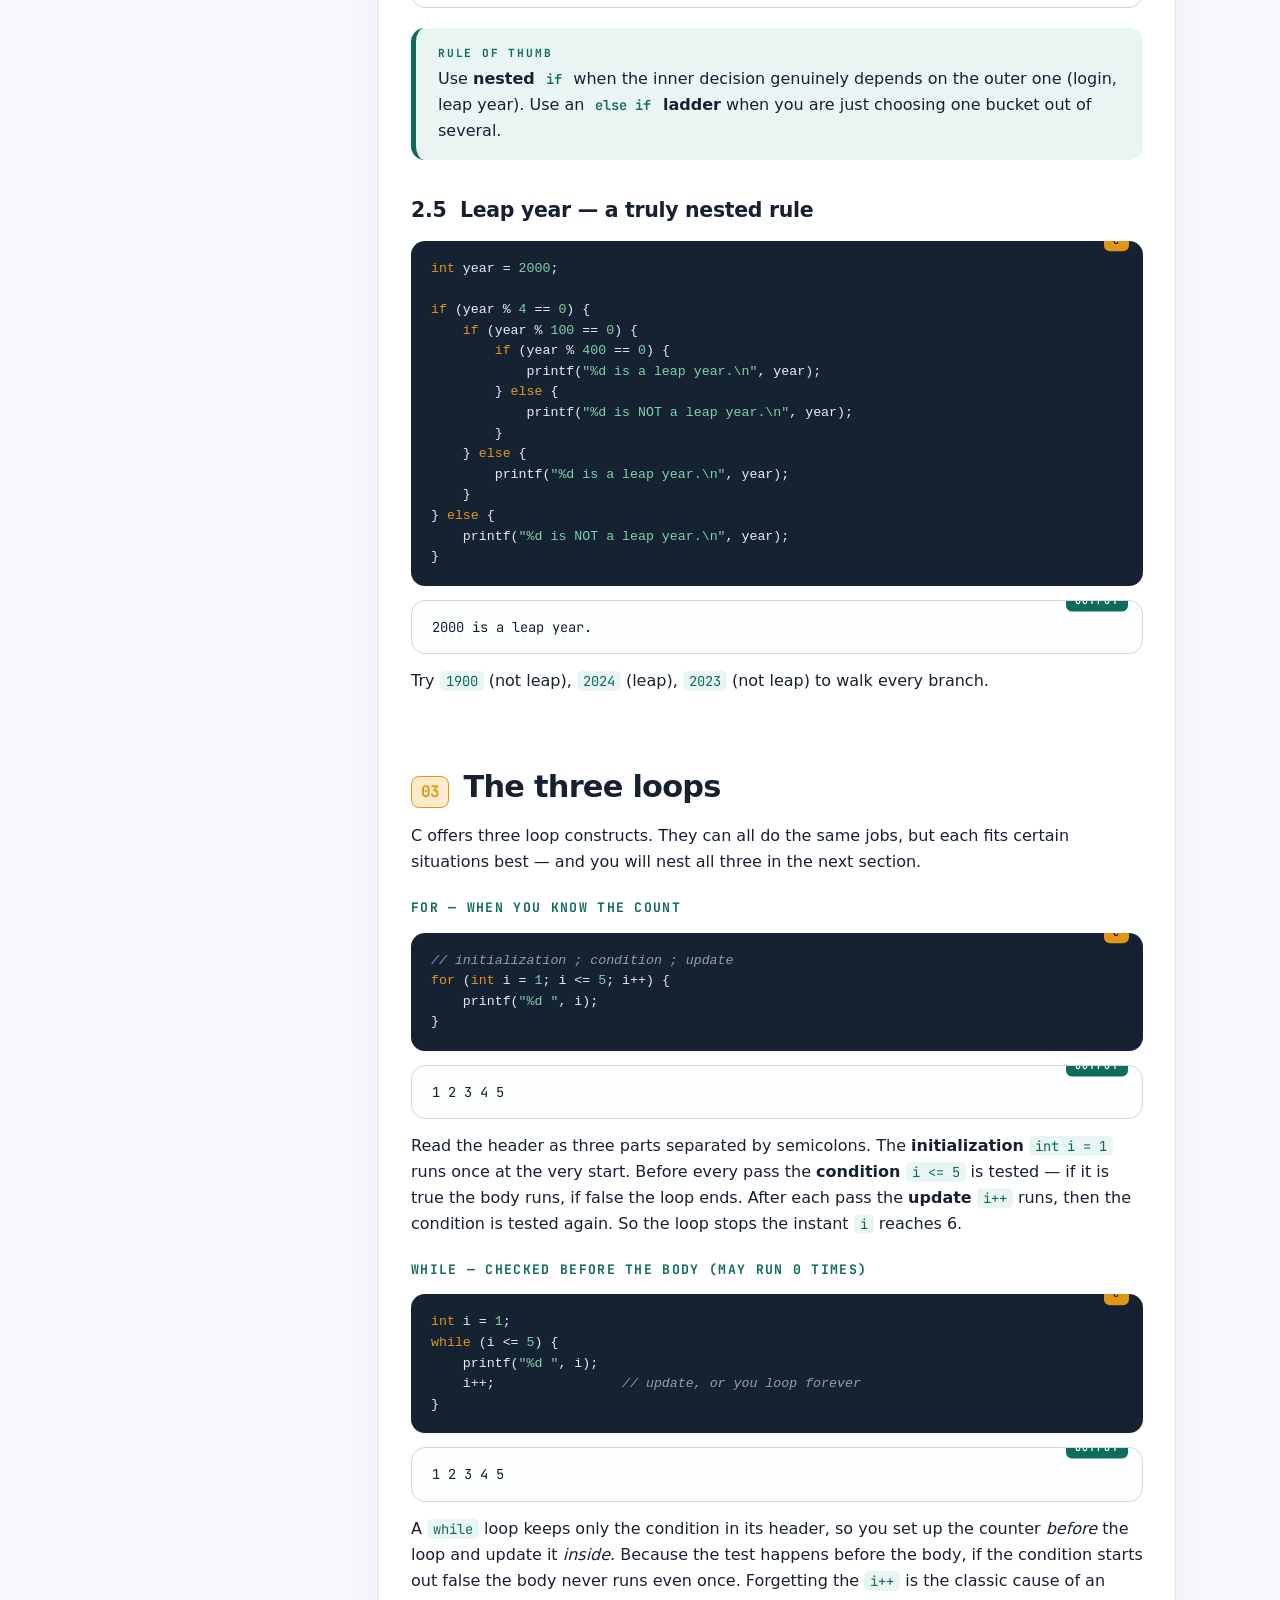
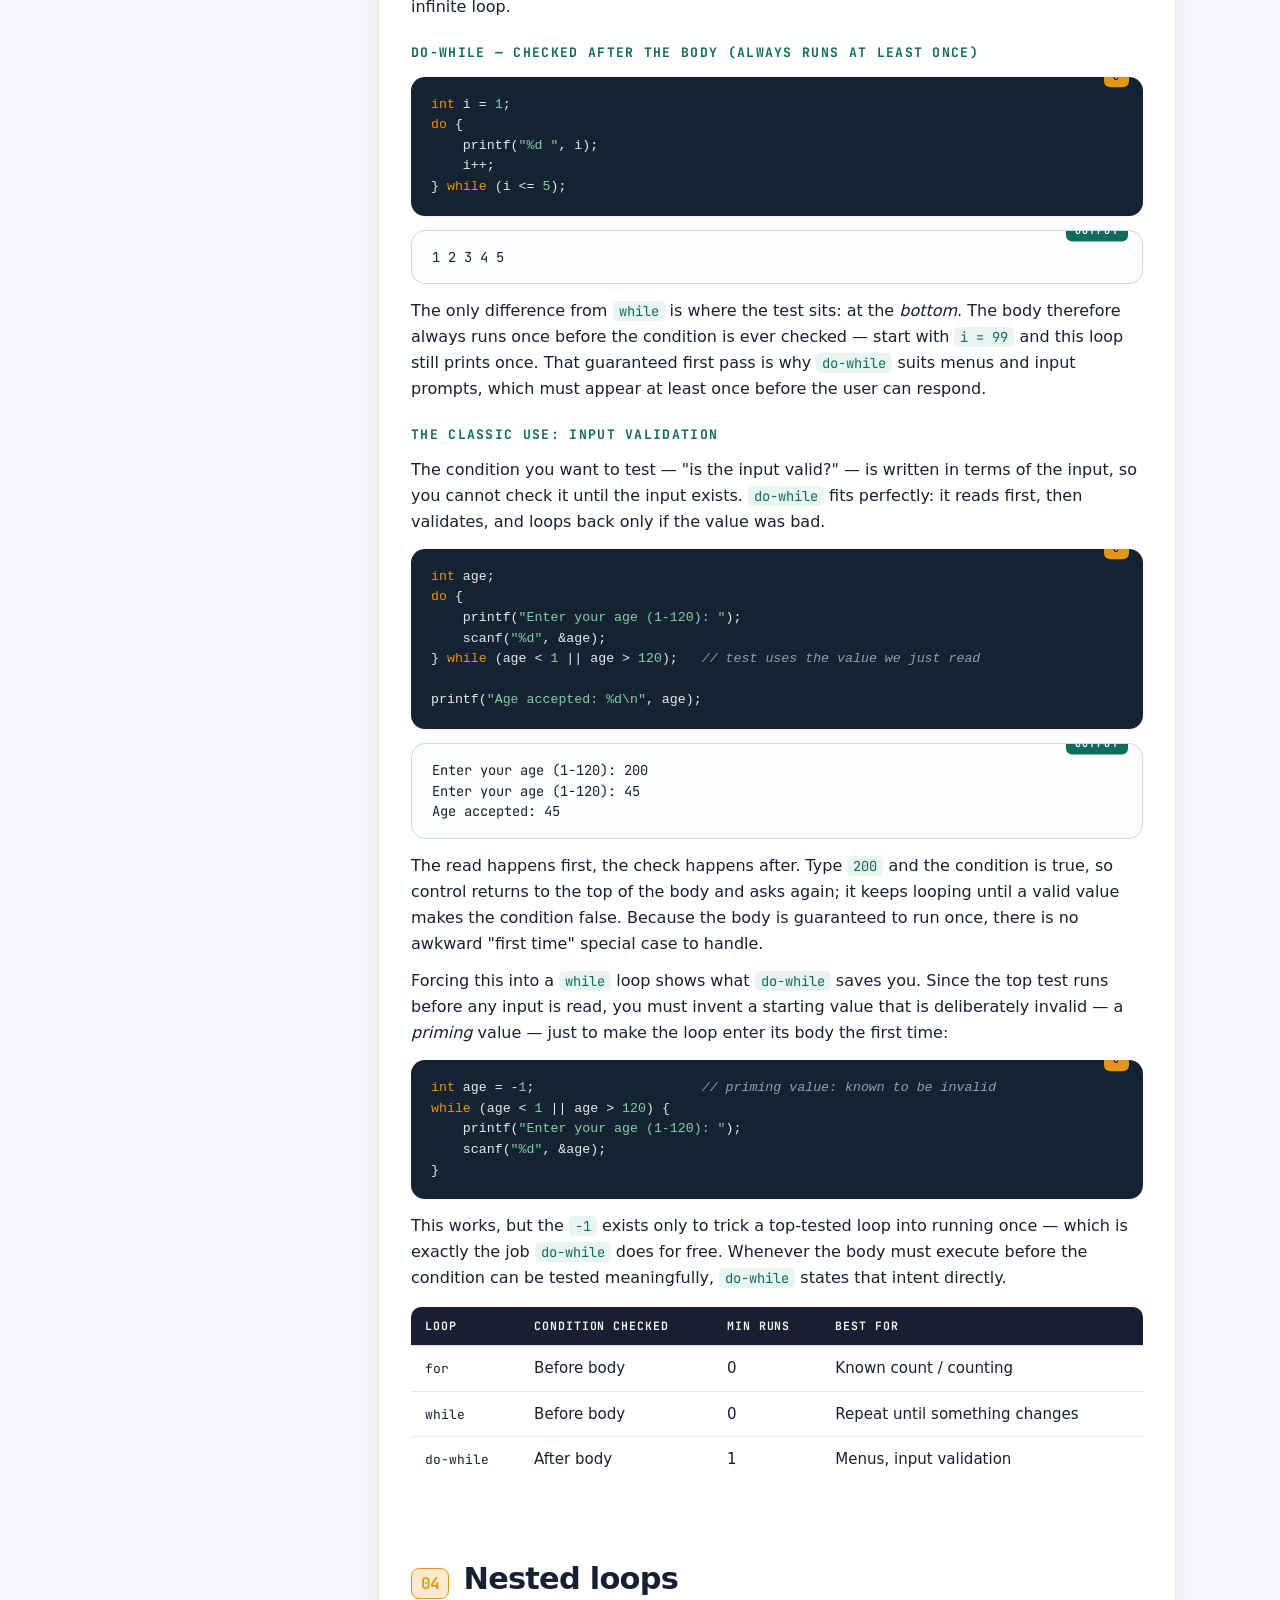
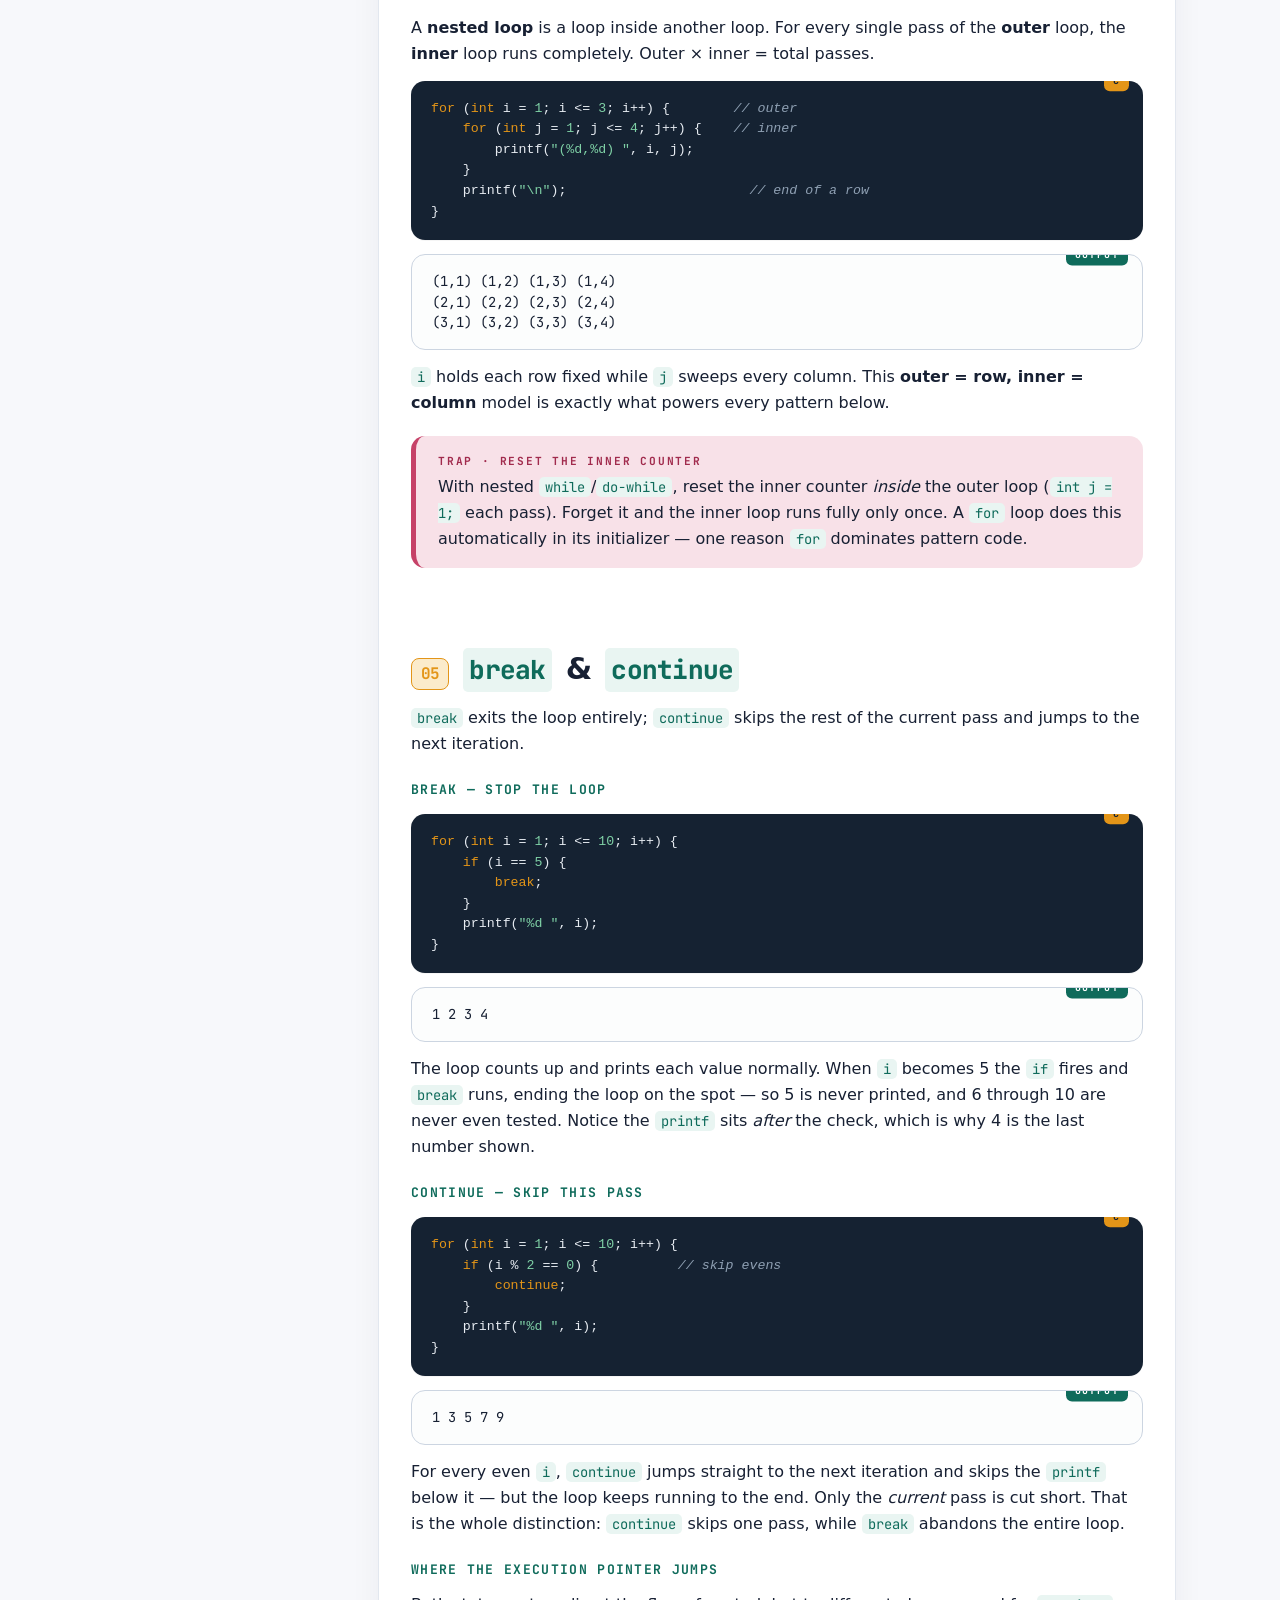
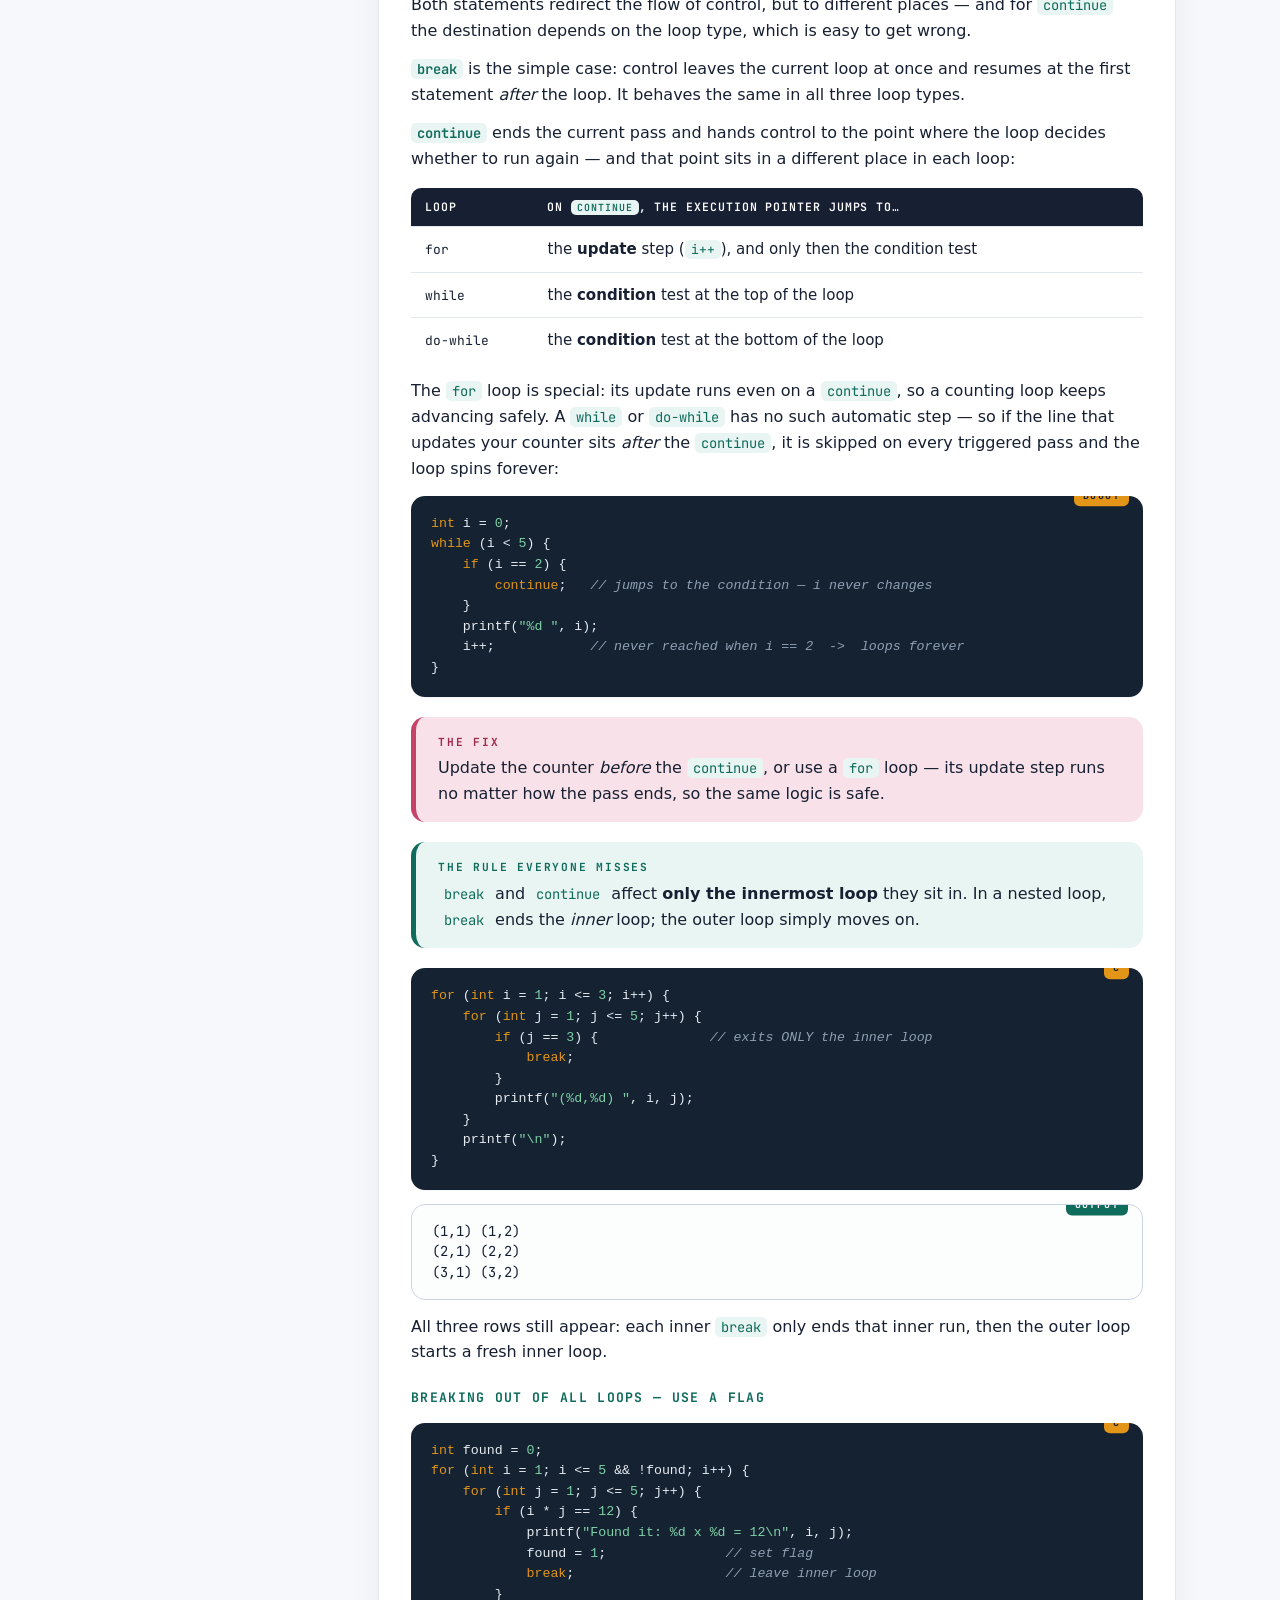
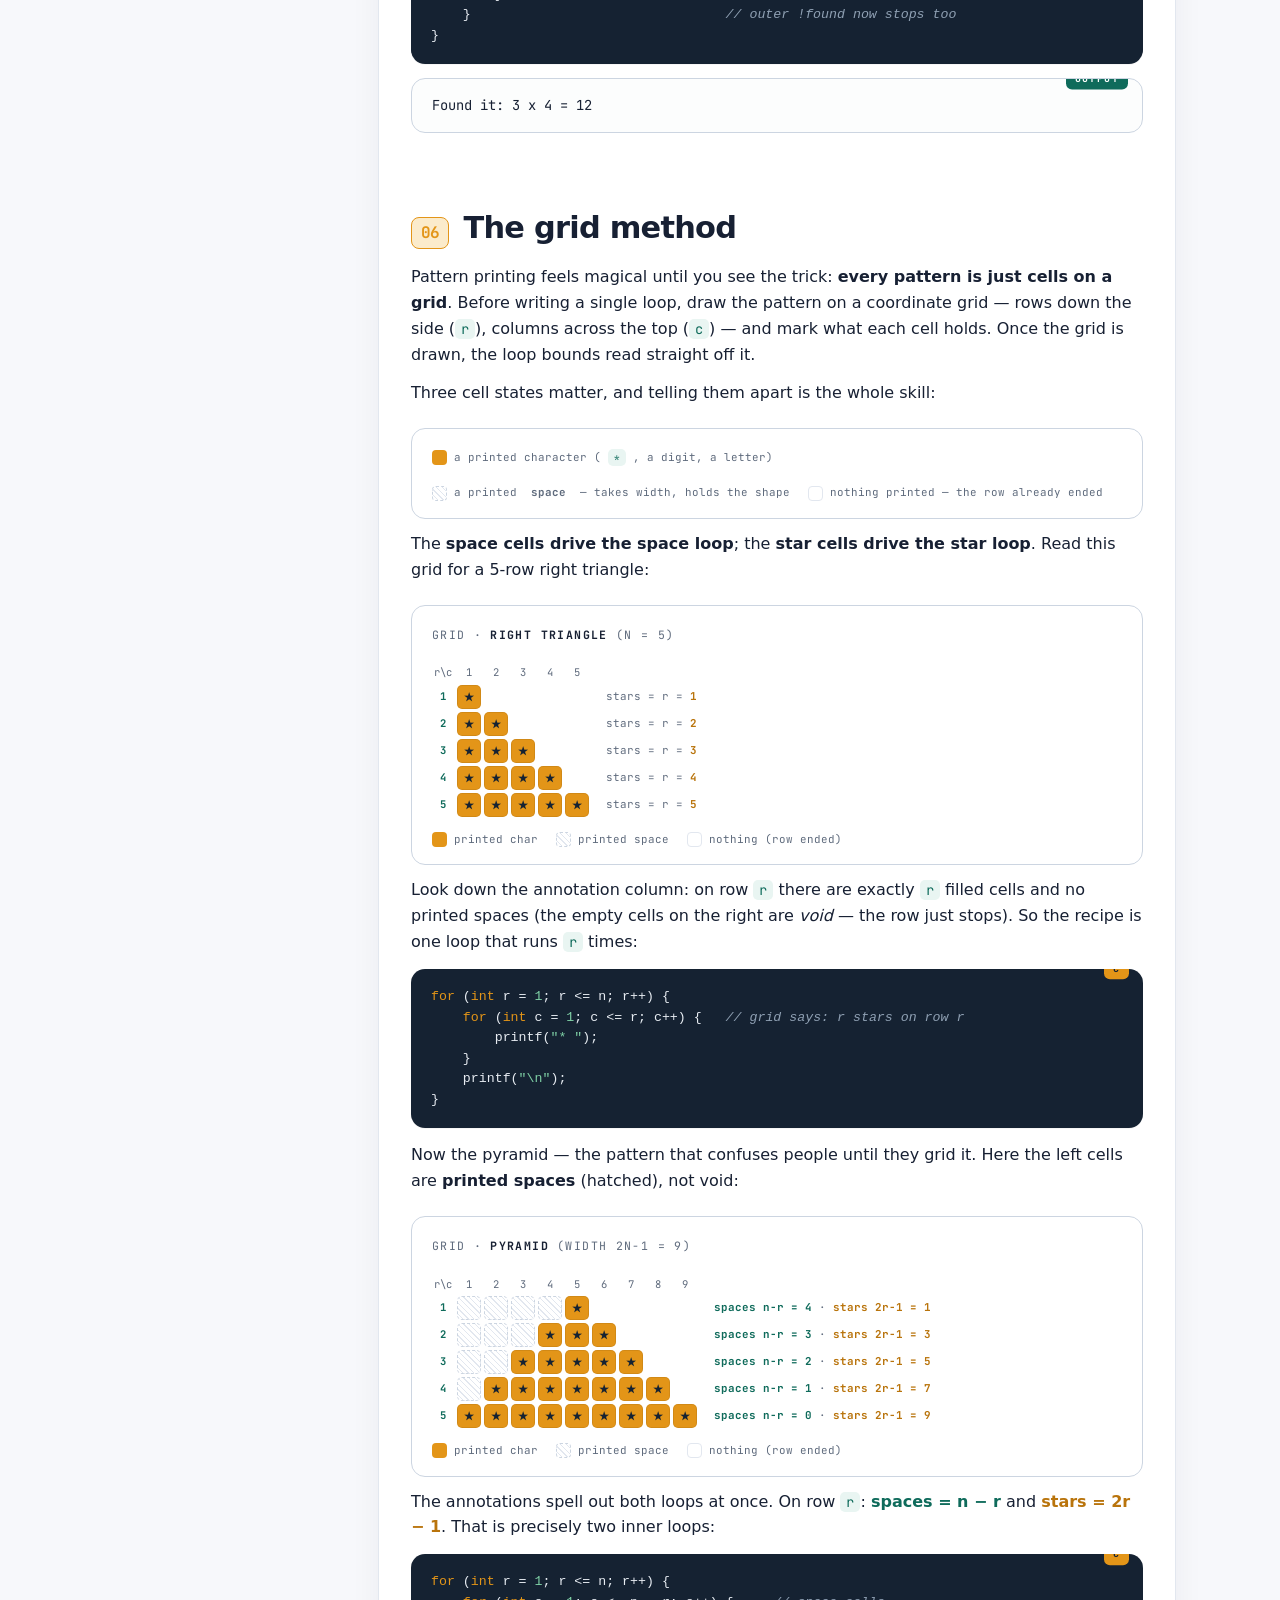
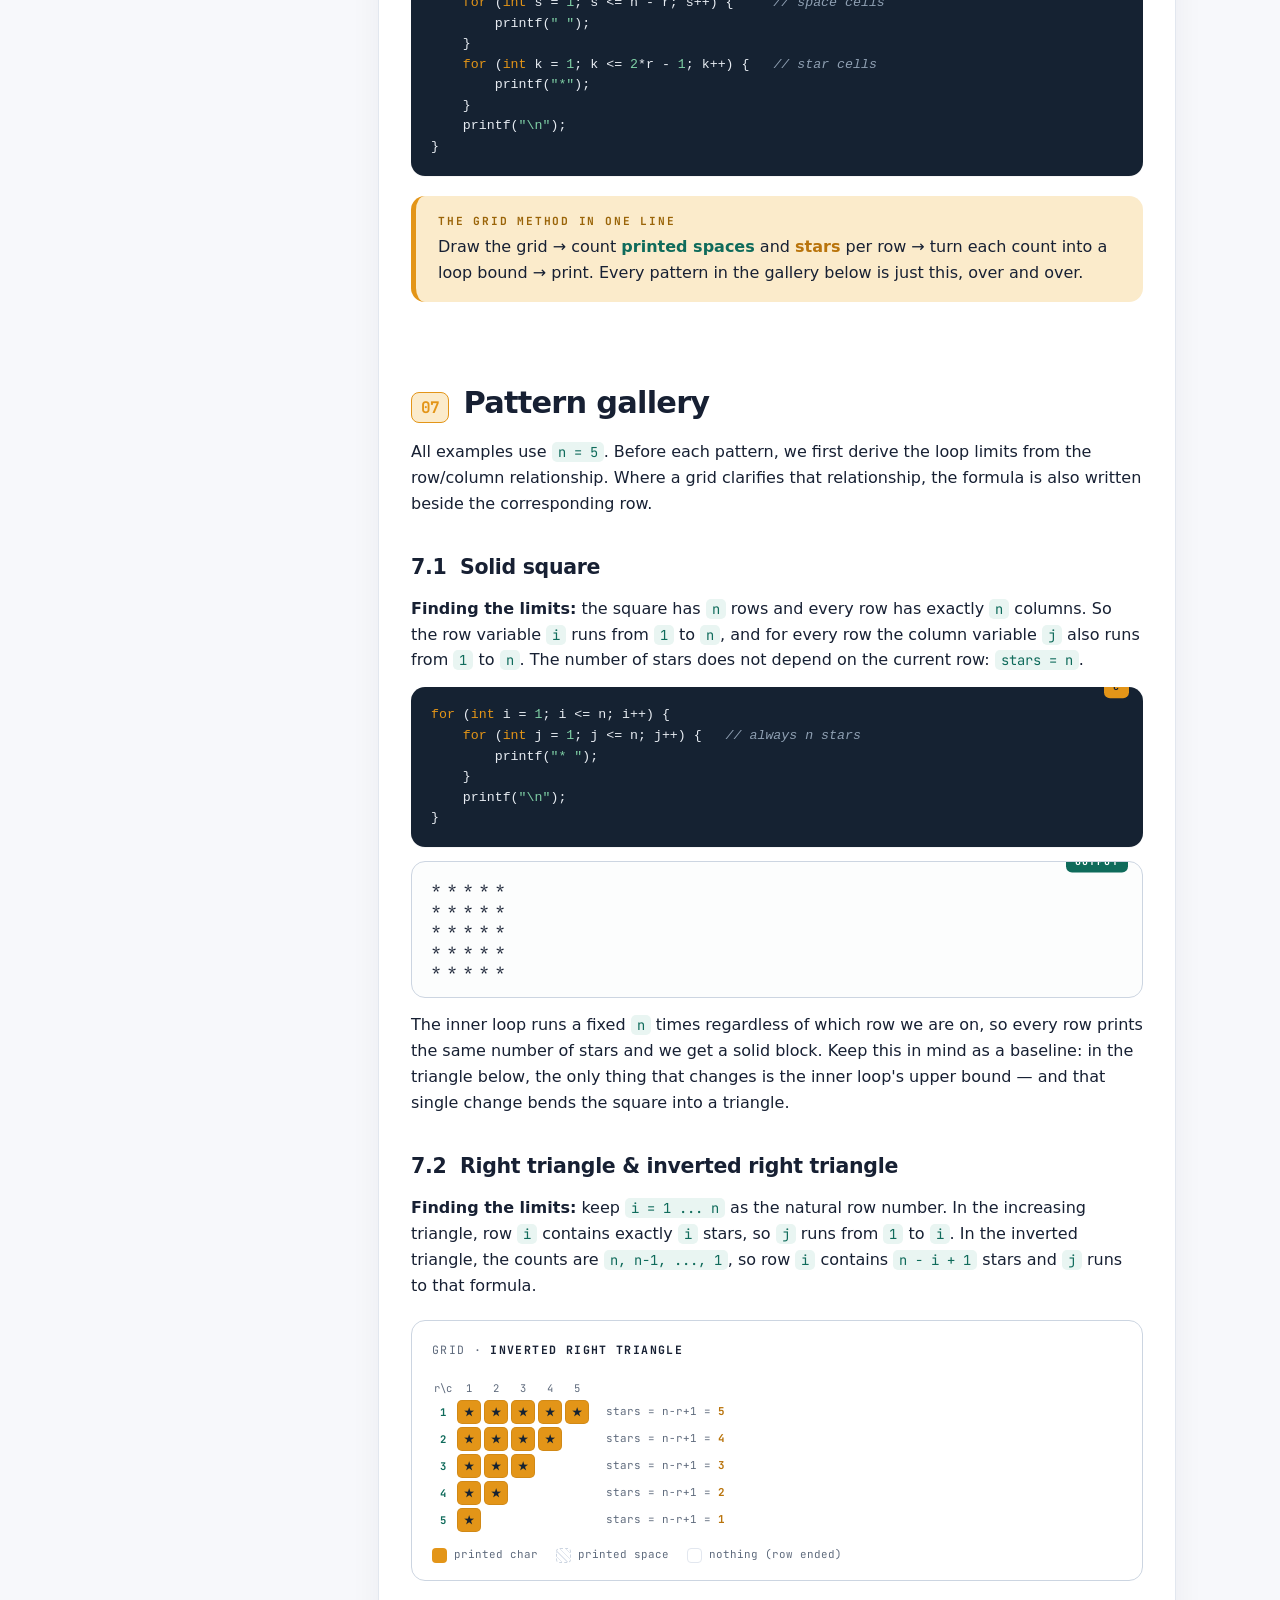
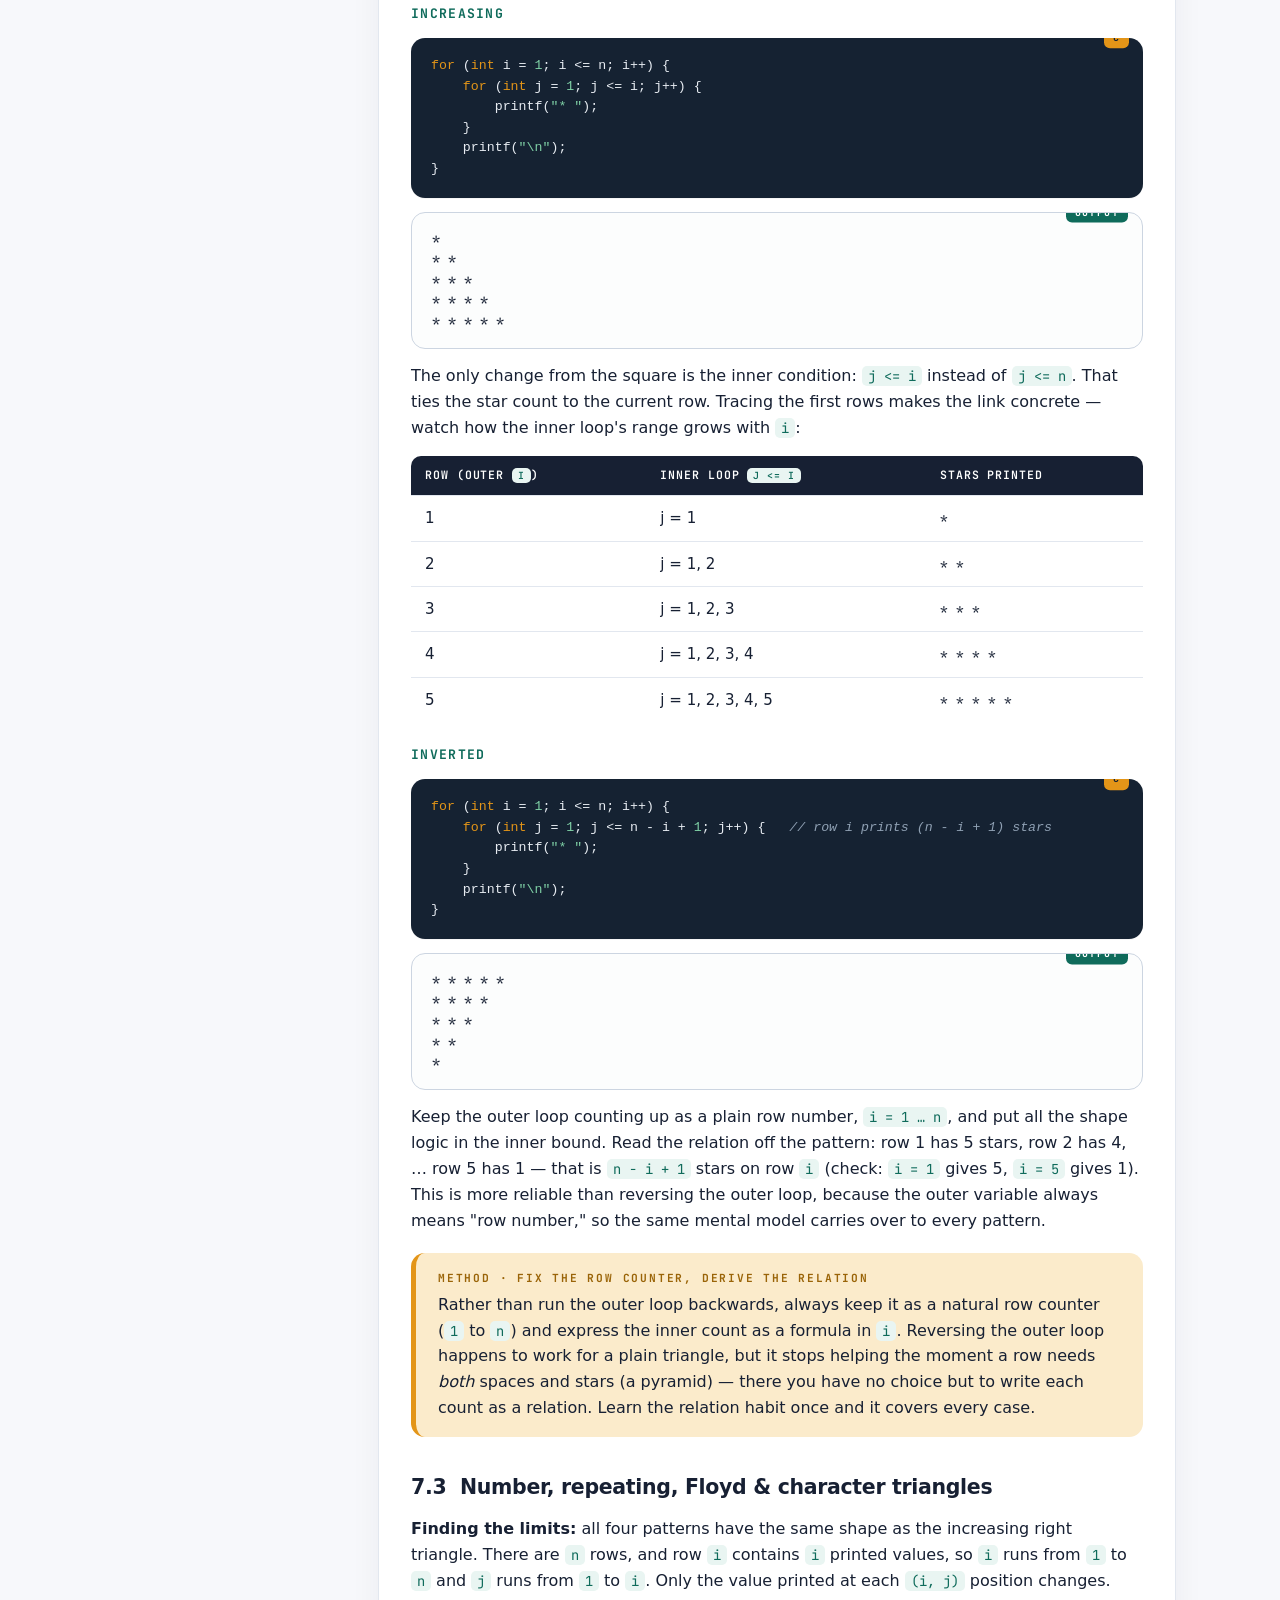
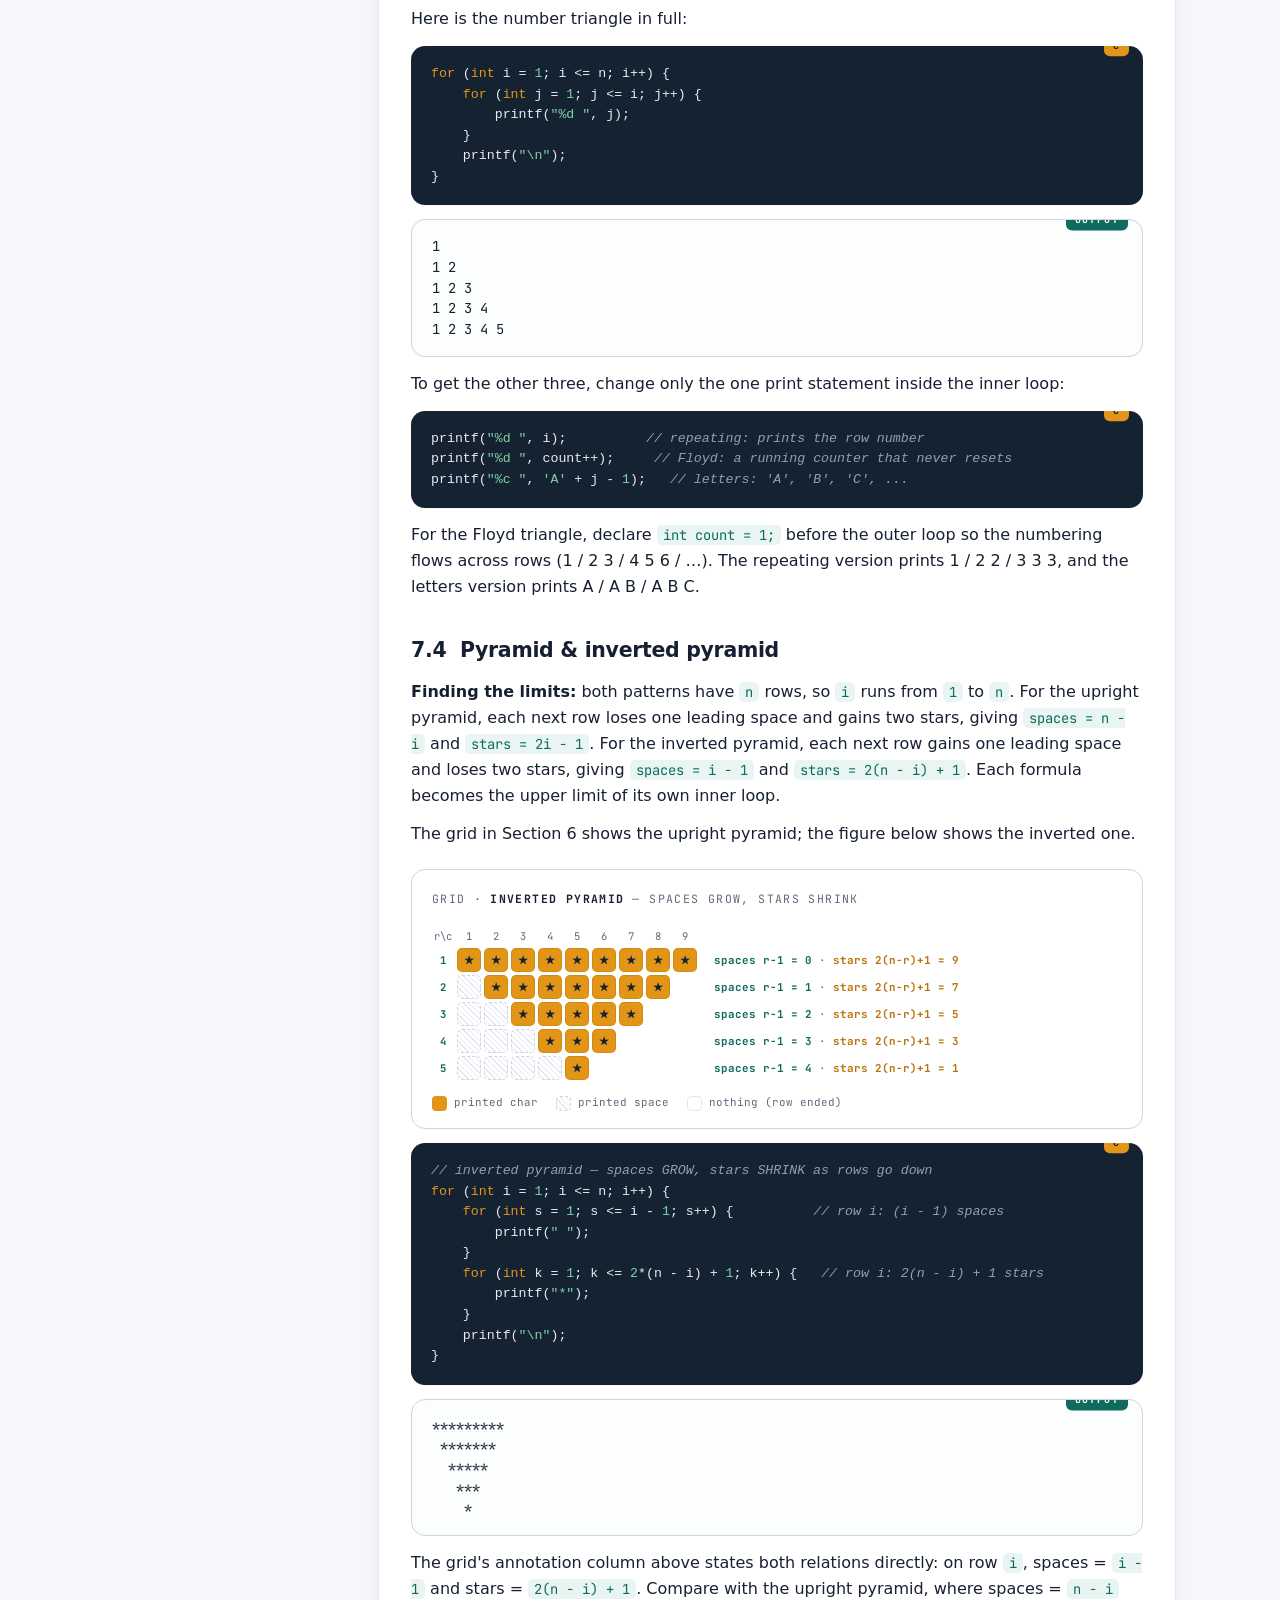
<file: tutorials/nested-logic-loops-grid-method.html>
<!DOCTYPE html>
<html lang="en">
<head>
<meta charset="UTF-8">
<meta name="viewport" content="width=device-width, initial-scale=1.0">
<title>Nested Logic &amp; Loops in C — A Grid-Method Handbook</title>
<link rel="preconnect" href="https://fonts.googleapis.com">
<link rel="preconnect" href="https://fonts.gstatic.com" crossorigin>
<link href="https://fonts.googleapis.com/css2?family=Bricolage+Grotesque:opsz,wght@12..96,400;12..96,600;12..96,700;12..96,800&family=Public+Sans:ital,wght@0,400;0,500;0,600;1,400&family=JetBrains+Mono:wght@400;500;700&display=swap" rel="stylesheet">
<style>
  :root{
    --paper:#F7F8FB;
    --paper-2:#FCFDFD;
    --card:#FFFFFF;
    --ink:#172033;
    --ink-soft:#5F6B7D;
    --line:#E2E7EF;
    --line-strong:#CCD5E1;
    --star:#E39518;         /* lit cell / printed char */
    --star-soft:#FBEBCB;
    --teal:#0F6B5B;         /* course accent */
    --teal-soft:#E9F5F2;
    --rose:#C64268;         /* break/continue accent */
    --code-bg:#152232;
    --code-ink:#E7ECF2;
    --code-dim:#8fa0b3;
    --code-key:#E39518;
    --code-str:#7FD1A6;
    --radius:14px;
    --maxw:820px;
  }
  *{box-sizing:border-box}
  html{scroll-behavior:smooth}
  @media (prefers-reduced-motion: reduce){html{scroll-behavior:auto} *{animation:none!important;transition:none!important}}
  body{
    margin:0;
    font-family:Inter,ui-sans-serif,system-ui,-apple-system,BlinkMacSystemFont,"Segoe UI",sans-serif;
    color:var(--ink);
    background-color:var(--paper);
    line-height:1.62;
    font-size:16px;
  }
  .site-header{position:sticky;top:0;z-index:50;background:rgba(255,255,255,.94);border-bottom:1px solid var(--line);backdrop-filter:blur(10px);font-size:16px}
  .header-inner{max-width:1120px;margin:auto;padding:14px 24px;display:flex;align-items:center;justify-content:space-between;gap:20px}
  .brand{display:flex;gap:12px;align-items:center;color:var(--ink);text-decoration:none}
  .brand-mark{width:38px;height:38px;border-radius:11px;display:grid;place-items:center;background:var(--teal);color:white;font-weight:800}
  .brand strong{display:block;line-height:1.15}.brand small{display:block;color:var(--ink-soft);margin-top:3px}
  .header-nav{display:flex;gap:18px;font-size:.94rem}.header-nav a{text-decoration:none}.header-nav a:hover{text-decoration:underline}
  .wrap{max-width:1120px;margin:0 auto;padding:34px 24px 0;display:grid;grid-template-columns:230px minmax(0,1fr);column-gap:44px;row-gap:0}
  main{max-width:var(--maxw);margin-top:30px;padding:0 32px 90px;background:var(--card);border:1px solid var(--line);border-radius:18px;box-shadow:0 10px 32px rgba(25,35,55,.05)}

  /* ---------- HERO ---------- */
  header.hero{grid-column:1 / -1;padding:46px 42px 36px;border:1px solid var(--line);border-radius:18px;background:linear-gradient(135deg,#EEF8F5,#F8FBFF);box-shadow:0 8px 28px rgba(25,35,55,.045)}
  .kicker{font-family:"JetBrains Mono",monospace;font-size:.74rem;letter-spacing:.28em;text-transform:uppercase;color:var(--teal);font-weight:700}
  h1{font-family:Inter,ui-sans-serif,system-ui,sans-serif;font-weight:800;font-size:clamp(2.3rem,5.5vw,3.9rem);line-height:1.02;margin:.35em 0 .3em;letter-spacing:-.04em}
  .lede{font-size:1.12rem;color:var(--ink-soft);max-width:640px;margin:0}
  .hero-plot{margin-top:34px}
  .release-badge{display:inline-flex;align-items:center;gap:7px;margin-top:18px;padding:7px 11px;border:1px solid #b7d6cf;border-radius:999px;background:rgba(255,255,255,.82);color:var(--teal);font-size:.82rem;font-weight:750;text-decoration:none}
  .release-badge:hover{background:#fff}

  /* ---------- SIDEBAR NAV ---------- */
  nav.toc{position:sticky;top:88px;align-self:start;height:max-content;font-size:.9rem;padding-top:36px}
  nav.toc .toc-title{font-family:"JetBrains Mono",monospace;font-size:.7rem;letter-spacing:.22em;text-transform:uppercase;color:var(--ink-soft);margin-bottom:12px}
  nav.toc a{display:block;color:var(--ink-soft);text-decoration:none;padding:5px 10px;border-left:2px solid var(--line);margin-left:2px;transition:all .15s}
  nav.toc a:hover,nav.toc a:focus-visible{color:var(--ink);border-left-color:var(--star);background:var(--paper-2)}
  nav.toc a .n{font-family:"JetBrains Mono",monospace;color:var(--teal);font-size:.78em;margin-right:8px}

  /* ---------- SECTIONS ---------- */
  section{padding-top:56px;scroll-margin-top:20px}
  h2{font-family:Inter,ui-sans-serif,system-ui,sans-serif;font-weight:750;font-size:1.9rem;letter-spacing:-.025em;margin:0 0 6px;display:flex;align-items:baseline;gap:14px}
  h2 .sec-n{font-family:"JetBrains Mono",monospace;font-size:1rem;color:var(--star);font-weight:700;background:var(--star-soft);border:1px solid var(--star);border-radius:8px;padding:2px 9px;flex:none}
  h3{font-family:Inter,ui-sans-serif,system-ui,sans-serif;font-weight:700;font-size:1.28rem;margin:34px 0 8px;letter-spacing:-.015em}
  h4{font-family:"JetBrains Mono",monospace;font-weight:700;font-size:.82rem;letter-spacing:.1em;text-transform:uppercase;color:var(--teal);margin:22px 0 8px}
  p{margin:12px 0}
  a{color:var(--teal);text-underline-offset:3px}
  strong{font-weight:600;color:var(--ink)}
  code{font-family:"JetBrains Mono",monospace;font-size:.86em;background:var(--teal-soft);color:var(--teal);padding:1px 6px;border-radius:5px}
  .rule{height:2px;background:var(--line-strong);border:0;margin:8px 0}

  /* ---------- CODE / OUTPUT BLOCKS ---------- */
  .code{background:var(--code-bg);color:var(--code-ink);font-family:"JetBrains Mono",monospace;font-size:.83rem;line-height:1.55;border-radius:var(--radius);padding:18px 20px;overflow-x:auto;margin:14px 0;position:relative;box-shadow:0 1px 0 rgba(0,0,0,.04)}
  .code::before{content:attr(data-label);position:absolute;top:0;right:14px;transform:translateY(-50%);background:var(--star);color:#152232;font-family:"JetBrains Mono",monospace;font-size:.62rem;font-weight:700;letter-spacing:.14em;text-transform:uppercase;padding:3px 9px;border-radius:6px}
  .code pre{margin:0;white-space:pre}
  .code .c{color:var(--code-dim);font-style:italic}
  .code .k{color:var(--code-key)}
  .code .s{color:var(--code-str)}
  .out{background:var(--paper-2);border:1px solid var(--line-strong);border-radius:var(--radius);padding:16px 20px 16px;margin:14px 0;font-family:"JetBrains Mono",monospace;font-size:.86rem;line-height:1.5;position:relative;white-space:pre;overflow-x:auto;color:var(--ink)}
  .out::before{content:"output";position:absolute;top:0;right:14px;transform:translateY(-50%);background:var(--teal);color:#fff;font-family:"JetBrains Mono",monospace;font-size:.62rem;font-weight:700;letter-spacing:.14em;text-transform:uppercase;padding:3px 9px;border-radius:6px}

  /* ---------- CALLOUTS ---------- */
  .callout{border-radius:var(--radius);padding:16px 20px 16px 22px;margin:20px 0;border-left:5px solid var(--teal);background:var(--teal-soft)}
  .callout.tip{border-left-color:var(--star);background:var(--star-soft)}
  .callout.trap{border-left-color:var(--rose);background:#F8E1E8}
  .callout .lbl{font-family:"JetBrains Mono",monospace;font-size:.7rem;font-weight:700;letter-spacing:.16em;text-transform:uppercase;display:block;margin-bottom:4px}
  .callout.tip .lbl{color:#9a6408}
  .callout .lbl{color:var(--teal)}
  .callout.trap .lbl{color:#a12b4d}
  .callout p:first-of-type{margin-top:2px}
  .callout p:last-child{margin-bottom:0}
  .trap-list{display:grid;grid-template-columns:repeat(2,minmax(0,1fr));gap:12px;margin-top:18px}
  .trap-list .callout{margin:0}
  .trap-list .callout:last-child{grid-column:1 / -1}

  /* ---------- TABLE ---------- */
  table{border-collapse:collapse;width:100%;margin:16px 0;font-size:.94rem;background:var(--card);border-radius:10px;overflow:hidden}
  th,td{text-align:left;padding:10px 14px;border-bottom:1px solid var(--line)}
  thead th{background:var(--ink);color:#fff;font-family:"JetBrains Mono",monospace;font-size:.72rem;letter-spacing:.08em;text-transform:uppercase;font-weight:600}
  tbody tr:last-child td{border-bottom:0}
  code.mono-cell{background:none;padding:0;color:var(--ink)}

  /* ---------- THE GRID PLOT (signature element) ---------- */
  .plot-fig{margin:22px 0 8px;background:var(--card);border:1px solid var(--line-strong);border-radius:var(--radius);padding:20px 20px 16px;overflow-x:auto}
  .plot-fig .cap{font-family:"JetBrains Mono",monospace;font-size:.72rem;letter-spacing:.12em;text-transform:uppercase;color:var(--ink-soft);margin-bottom:14px;display:flex;align-items:center;gap:8px}
  .plot-fig .cap b{color:var(--ink);font-weight:700}
  .plot{display:inline-grid;gap:3px;font-family:"JetBrains Mono",monospace}
  .plot .hd{font-size:.66rem;color:var(--ink-soft);text-align:center;align-self:center;justify-self:center;min-width:22px}
  .plot .rh{font-size:.66rem;color:var(--teal);text-align:right;padding-right:8px;align-self:center;font-weight:700}
  .plot .cell{width:24px;height:24px;border-radius:5px;display:flex;align-items:center;justify-content:center;font-size:.7rem;font-weight:700}
  .plot .cell.star{background:var(--star);color:#152232;box-shadow:inset 0 0 0 1px rgba(0,0,0,.08)}
  .plot .cell.space{background:repeating-linear-gradient(45deg,transparent,transparent 3px,var(--line) 3px,var(--line) 4px);border:1px dashed var(--line-strong)}
  .plot .cell.voidc{background:transparent}
  .plot .ann{font-size:.68rem;color:var(--ink-soft);padding-left:14px;align-self:center;white-space:nowrap}
  .plot .ann .sp{color:var(--teal);font-weight:700}
  .plot .ann .st{color:#b9740c;font-weight:700}
  .legend{display:flex;gap:18px;flex-wrap:wrap;margin-top:14px;font-family:"JetBrains Mono",monospace;font-size:.68rem;color:var(--ink-soft)}
  .legend span{display:inline-flex;align-items:center;gap:7px}
  .swatch{width:15px;height:15px;border-radius:4px;display:inline-block}
  .swatch.star{background:var(--star)}
  .swatch.space{background:repeating-linear-gradient(45deg,transparent,transparent 3px,var(--line) 3px,var(--line) 4px);border:1px dashed var(--line-strong)}
  .swatch.voidc{border:1px solid var(--line)}

  ol.practice{padding-left:22px}
  ol.practice li{margin:8px 0}
  footer{grid-column:1 / -1;border-top:1px solid var(--line);margin-top:46px;padding:26px 0 60px;font-size:.9rem;color:var(--ink-soft)}
  footer p{max-width:850px;margin:0 auto 15px;text-align:center}
  .release-footer{display:flex;flex-direction:column;align-items:center;gap:5px;text-align:center}
  .release-footer a{font-weight:800}.signature-name{font-family:Georgia,"Times New Roman",serif;font-style:italic;font-size:1.08rem;color:var(--ink)}

  /* ---------- RESPONSIVE ---------- */
  @media (max-width:900px){
    .wrap{grid-template-columns:1fr;gap:0}
    nav.toc{position:static;padding-top:20px;margin-bottom:10px;border-bottom:1px solid var(--line);padding-bottom:16px}
    nav.toc a{display:inline-block;border-left:0;border-bottom:2px solid var(--line);margin:0 4px 4px 0}
    main{max-width:100%}
  }
  @media (max-width:780px){
    .header-nav{display:none}.brand small{display:none}
    .brand strong{font-size:.92rem}
    .header-inner{padding-left:16px;padding-right:16px}
    .wrap{padding:0}
    header.hero{padding:40px 16px 30px;border-left:0;border-right:0;border-radius:0;box-shadow:none}
    h1 br{display:none}
    nav.toc{padding-left:16px;padding-right:16px;margin-bottom:0;background:var(--card)}
    main{margin-top:0;padding:0 16px 68px;background:transparent;border:0;border-radius:0;box-shadow:none}
    section{scroll-margin-top:76px}
    h2{align-items:flex-start;font-size:1.65rem}
    table{display:block;max-width:100%;overflow-x:auto;-webkit-overflow-scrolling:touch}
    .code,.out,.plot-fig{max-width:100%;border-radius:10px}
    footer{margin-top:0;padding:26px 16px 44px}
  }
  @media (max-width:600px){
    .trap-list{grid-template-columns:1fr}
    .trap-list .callout:last-child{grid-column:auto}
  }
  a:focus-visible,button:focus-visible{outline:3px solid var(--teal);outline-offset:2px;border-radius:4px}
</style>
<link rel="stylesheet" href="../mobile-nav.css">
<link rel="stylesheet" href="../tutorial-mobile.css?v=1.4.3">
</head>
<body>
<header class="site-header">
  <div class="header-inner">
    <a class="brand" href="../index.html#top" aria-label="Structured Programming Language C home">
      <span class="brand-mark">C</span>
      <span><strong>Structured Programming Language</strong><small>C learning path and topic reference</small></span>
    </a>
    <nav class="header-nav" aria-label="Main navigation">
      <a href="../index.html#foundation">Learning Path</a>
      <a href="index.html">All Tutorials</a>
      <a href="../updates.html">Updates</a>
      <a href="../index.html#reference">Book Map</a>
    </nav>
    <button class="nav-toggle" type="button" aria-expanded="false" aria-label="Open navigation">
      <span class="nav-toggle-label">Open navigation</span>
      <span class="nav-toggle-bar"></span><span class="nav-toggle-bar"></span><span class="nav-toggle-bar"></span>
    </button>
  </div>
</header>
<div class="wrap">

  <header class="hero">
    <div class="kicker">C Programming · Reference Handbook</div>
    <h1>Nested Logic, Loops &amp;<br>the Grid Method</h1>
    <p class="lede">A hands-on guide to nested <code>if</code>, all three loop types, <code>break</code> and <code>continue</code>, and pattern printing — where every pattern is first <em>plotted on a grid</em> so the formula falls out on its own.</p>
    <a class="release-badge" href="../updates.html">Version <span data-release-version>1.4.3</span> · See course updates</a>
    <div class="hero-plot" id="hero-plot"></div>
  </header>

  <nav class="toc" aria-label="Table of contents">
    <div class="toc-title">Contents</div>
    <a href="#s1"><span class="n">01</span>Setup</a>
    <a href="#s2"><span class="n">02</span>Nested if</a>
    <a href="#s3"><span class="n">03</span>The three loops</a>
    <a href="#s4"><span class="n">04</span>Nested loops</a>
    <a href="#s5"><span class="n">05</span>break &amp; continue</a>
    <a href="#s6"><span class="n">06</span>The grid method</a>
    <a href="#s7"><span class="n">07</span>Pattern gallery</a>
    <a href="#s8"><span class="n">08</span>Subscripting a string literal</a>
    <a href="#s9"><span class="n">09</span>Common traps</a>
    <a href="#s10"><span class="n">10</span>Practice</a>
  </nav>

  <main>

  <!-- 1 -->
  <section id="s1">
    <h2><span class="sec-n">01</span>Setup</h2>
    <p>Every example here is a complete, compilable program. To run one: save it as <code>example.c</code>, compile with <code>gcc example.c -o example</code>, then run <code>./example</code> (on Windows, <code>example.exe</code>). The expected output is shown beneath each program so you can follow along without a compiler. Turn on warnings with <code>gcc -Wall</code> — it catches a whole class of beginner bugs before they bite.</p>
  </section>

  <!-- 2 -->
  <section id="s2">
    <h2><span class="sec-n">02</span>Nested <code>if</code></h2>
    <p>A <strong>nested <code>if</code></strong> is an <code>if</code> placed inside the body of another <code>if</code> or <code>else</code>. The inner test is only reached when the outer test lets the program get there. Think of it as a series of gates: you reach the second gate only after passing the first.</p>

    <h3>2.1 &nbsp;Basic shape</h3>
    <div class="code" data-label="c"><pre><span class="k">if</span> (condition1) {
    <span class="k">if</span> (condition2) {
        statement_A;   <span class="c">// condition1 AND condition2 true</span>
    } <span class="k">else</span> {
        statement_B;   <span class="c">// condition1 true, condition2 false</span>
    }
} <span class="k">else</span> {
    statement_C;       <span class="c">// condition1 false</span>
}</pre></div>

    <h3>2.2 &nbsp;Login eligibility</h3>
    <div class="code" data-label="c"><pre><span class="c">#include &lt;stdio.h&gt;</span>

<span class="k">int</span> main(<span class="k">void</span>) {
    <span class="k">int</span> age = <span class="s">20</span>;
    <span class="k">int</span> hasID = <span class="s">1</span>;              <span class="c">// 1 = yes, 0 = no</span>

    <span class="k">if</span> (age &gt;= <span class="s">18</span>) {
        <span class="k">if</span> (hasID == <span class="s">1</span>) {
            printf(<span class="s">"Access granted.\n"</span>);
        } <span class="k">else</span> {
            printf(<span class="s">"Old enough, but you need an ID.\n"</span>);
        }
    } <span class="k">else</span> {
        printf(<span class="s">"Access denied. Must be at least 18.\n"</span>);
    }
    <span class="k">return</span> <span class="s">0</span>;
}</pre></div>
    <div class="out">Access granted.</div>
    <p><code>hasID</code> is checked only <em>after</em> we confirm <code>age &gt;= 18</code>. That dependency is the entire point of nesting.</p>

    <h3>2.3 &nbsp;Largest of three numbers</h3>
    <div class="code" data-label="c"><pre><span class="k">int</span> a = <span class="s">15</span>, b = <span class="s">42</span>, c = <span class="s">27</span>;

<span class="k">if</span> (a &gt;= b) {
    <span class="k">if</span> (a &gt;= c) {
        printf(<span class="s">"Largest is %d\n"</span>, a);
    } <span class="k">else</span> {
        printf(<span class="s">"Largest is %d\n"</span>, c);
    }
} <span class="k">else</span> {
    <span class="k">if</span> (b &gt;= c) {
        printf(<span class="s">"Largest is %d\n"</span>, b);
    } <span class="k">else</span> {
        printf(<span class="s">"Largest is %d\n"</span>, c);
    }
}</pre></div>
    <div class="out">Largest is 42</div>
    <p>First we ask whether <code>a &gt;= b</code>. If yes, the winner is <code>a</code> or <code>c</code>; if no, it is <code>b</code> or <code>c</code>. Each branch has fewer cases left to weigh.</p>

    <h3>2.4 &nbsp;Nested <code>if</code> vs. the <code>else if</code> ladder</h3>
    <p>When conditions are <strong>mutually exclusive ranges</strong>, an <code>else if</code> ladder reads better than deep nesting.</p>
    <div class="code" data-label="c"><pre><span class="k">int</span> marks = <span class="s">76</span>;

<span class="k">if</span> (marks &gt;= <span class="s">80</span>) {
    printf(<span class="s">"Grade: A\n"</span>);
} <span class="k">else if</span> (marks &gt;= <span class="s">70</span>) {
    printf(<span class="s">"Grade: B\n"</span>);
} <span class="k">else if</span> (marks &gt;= <span class="s">60</span>) {
    printf(<span class="s">"Grade: C\n"</span>);
} <span class="k">else if</span> (marks &gt;= <span class="s">50</span>) {
    printf(<span class="s">"Grade: D\n"</span>);
} <span class="k">else</span> {
    printf(<span class="s">"Grade: F\n"</span>);
}</pre></div>
    <div class="out">Grade: B</div>
    <div class="callout"><span class="lbl">Rule of thumb</span><p>Use <strong>nested <code>if</code></strong> when the inner decision genuinely depends on the outer one (login, leap year). Use an <strong><code>else if</code> ladder</strong> when you are just choosing one bucket out of several.</p></div>

    <h3>2.5 &nbsp;Leap year — a truly nested rule</h3>
    <div class="code" data-label="c"><pre><span class="k">int</span> year = <span class="s">2000</span>;

<span class="k">if</span> (year % <span class="s">4</span> == <span class="s">0</span>) {
    <span class="k">if</span> (year % <span class="s">100</span> == <span class="s">0</span>) {
        <span class="k">if</span> (year % <span class="s">400</span> == <span class="s">0</span>) {
            printf(<span class="s">"%d is a leap year.\n"</span>, year);
        } <span class="k">else</span> {
            printf(<span class="s">"%d is NOT a leap year.\n"</span>, year);
        }
    } <span class="k">else</span> {
        printf(<span class="s">"%d is a leap year.\n"</span>, year);
    }
} <span class="k">else</span> {
    printf(<span class="s">"%d is NOT a leap year.\n"</span>, year);
}</pre></div>
    <div class="out">2000 is a leap year.</div>
    <p>Try <code>1900</code> (not leap), <code>2024</code> (leap), <code>2023</code> (not leap) to walk every branch.</p>
  </section>

  <!-- 3 -->
  <section id="s3">
    <h2><span class="sec-n">03</span>The three loops</h2>
    <p>C offers three loop constructs. They can all do the same jobs, but each fits certain situations best — and you will nest all three in the next section.</p>

    <h4>for — when you know the count</h4>
    <div class="code" data-label="c"><pre><span class="c">// initialization ; condition ; update</span>
<span class="k">for</span> (<span class="k">int</span> i = <span class="s">1</span>; i &lt;= <span class="s">5</span>; i++) {
    printf(<span class="s">"%d "</span>, i);
}</pre></div>
    <div class="out">1 2 3 4 5</div>
    <p>Read the header as three parts separated by semicolons. The <strong>initialization</strong> <code>int i = 1</code> runs once at the very start. Before every pass the <strong>condition</strong> <code>i &lt;= 5</code> is tested — if it is true the body runs, if false the loop ends. After each pass the <strong>update</strong> <code>i++</code> runs, then the condition is tested again. So the loop stops the instant <code>i</code> reaches 6.</p>

    <h4>while — checked before the body (may run 0 times)</h4>
    <div class="code" data-label="c"><pre><span class="k">int</span> i = <span class="s">1</span>;
<span class="k">while</span> (i &lt;= <span class="s">5</span>) {
    printf(<span class="s">"%d "</span>, i);
    i++;                <span class="c">// update, or you loop forever</span>
}</pre></div>
    <div class="out">1 2 3 4 5</div>
    <p>A <code>while</code> loop keeps only the condition in its header, so you set up the counter <em>before</em> the loop and update it <em>inside</em>. Because the test happens before the body, if the condition starts out false the body never runs even once. Forgetting the <code>i++</code> is the classic cause of an infinite loop.</p>

    <h4>do-while — checked after the body (always runs at least once)</h4>
    <div class="code" data-label="c"><pre><span class="k">int</span> i = <span class="s">1</span>;
<span class="k">do</span> {
    printf(<span class="s">"%d "</span>, i);
    i++;
} <span class="k">while</span> (i &lt;= <span class="s">5</span>);</pre></div>
    <div class="out">1 2 3 4 5</div>
    <p>The only difference from <code>while</code> is where the test sits: at the <em>bottom</em>. The body therefore always runs once before the condition is ever checked — start with <code>i = 99</code> and this loop still prints once. That guaranteed first pass is why <code>do-while</code> suits menus and input prompts, which must appear at least once before the user can respond.</p>

    <h4>the classic use: input validation</h4>
    <p>The condition you want to test — "is the input valid?" — is written in terms of the input, so you cannot check it until the input exists. <code>do-while</code> fits perfectly: it reads first, then validates, and loops back only if the value was bad.</p>
    <div class="code" data-label="c"><pre><span class="k">int</span> age;
<span class="k">do</span> {
    printf(<span class="s">"Enter your age (1-120): "</span>);
    scanf(<span class="s">"%d"</span>, &amp;age);
} <span class="k">while</span> (age &lt; <span class="s">1</span> || age &gt; <span class="s">120</span>);   <span class="c">// test uses the value we just read</span>

printf(<span class="s">"Age accepted: %d\n"</span>, age);</pre></div>
    <div class="out">Enter your age (1-120): 200
Enter your age (1-120): 45
Age accepted: 45</div>
    <p>The read happens first, the check happens after. Type <code>200</code> and the condition is true, so control returns to the top of the body and asks again; it keeps looping until a valid value makes the condition false. Because the body is guaranteed to run once, there is no awkward "first time" special case to handle.</p>
    <p>Forcing this into a <code>while</code> loop shows what <code>do-while</code> saves you. Since the top test runs before any input is read, you must invent a starting value that is deliberately invalid — a <em>priming</em> value — just to make the loop enter its body the first time:</p>
    <div class="code" data-label="c"><pre><span class="k">int</span> age = -<span class="s">1</span>;                     <span class="c">// priming value: known to be invalid</span>
<span class="k">while</span> (age &lt; <span class="s">1</span> || age &gt; <span class="s">120</span>) {
    printf(<span class="s">"Enter your age (1-120): "</span>);
    scanf(<span class="s">"%d"</span>, &amp;age);
}</pre></div>
    <p>This works, but the <code>-1</code> exists only to trick a top-tested loop into running once — which is exactly the job <code>do-while</code> does for free. Whenever the body must execute before the condition can be tested meaningfully, <code>do-while</code> states that intent directly.</p>

    <table>
      <thead><tr><th>Loop</th><th>Condition checked</th><th>Min runs</th><th>Best for</th></tr></thead>
      <tbody>
        <tr><td><code class="mono-cell">for</code></td><td>Before body</td><td>0</td><td>Known count / counting</td></tr>
        <tr><td><code class="mono-cell">while</code></td><td>Before body</td><td>0</td><td>Repeat until something changes</td></tr>
        <tr><td><code class="mono-cell">do-while</code></td><td>After body</td><td>1</td><td>Menus, input validation</td></tr>
      </tbody>
    </table>
  </section>

  <!-- 4 -->
  <section id="s4">
    <h2><span class="sec-n">04</span>Nested loops</h2>
    <p>A <strong>nested loop</strong> is a loop inside another loop. For every single pass of the <strong>outer</strong> loop, the <strong>inner</strong> loop runs completely. Outer × inner = total passes.</p>
    <div class="code" data-label="c"><pre><span class="k">for</span> (<span class="k">int</span> i = <span class="s">1</span>; i &lt;= <span class="s">3</span>; i++) {        <span class="c">// outer</span>
    <span class="k">for</span> (<span class="k">int</span> j = <span class="s">1</span>; j &lt;= <span class="s">4</span>; j++) {    <span class="c">// inner</span>
        printf(<span class="s">"(%d,%d) "</span>, i, j);
    }
    printf(<span class="s">"\n"</span>);                       <span class="c">// end of a row</span>
}</pre></div>
    <div class="out">(1,1) (1,2) (1,3) (1,4)
(2,1) (2,2) (2,3) (2,4)
(3,1) (3,2) (3,3) (3,4)</div>
    <p><code>i</code> holds each row fixed while <code>j</code> sweeps every column. This <strong>outer = row, inner = column</strong> model is exactly what powers every pattern below.</p>

    <div class="callout trap"><span class="lbl">Trap · reset the inner counter</span><p>With nested <code>while</code>/<code>do-while</code>, reset the inner counter <em>inside</em> the outer loop (<code>int j = 1;</code> each pass). Forget it and the inner loop runs fully only once. A <code>for</code> loop does this automatically in its initializer — one reason <code>for</code> dominates pattern code.</p></div>
  </section>

  <!-- 5 -->
  <section id="s5">
    <h2><span class="sec-n">05</span><code>break</code> &amp; <code>continue</code></h2>
    <p><code>break</code> exits the loop entirely; <code>continue</code> skips the rest of the current pass and jumps to the next iteration.</p>

    <h4>break — stop the loop</h4>
    <div class="code" data-label="c"><pre><span class="k">for</span> (<span class="k">int</span> i = <span class="s">1</span>; i &lt;= <span class="s">10</span>; i++) {
    <span class="k">if</span> (i == <span class="s">5</span>) {
        <span class="k">break</span>;
    }
    printf(<span class="s">"%d "</span>, i);
}</pre></div>
    <div class="out">1 2 3 4</div>
    <p>The loop counts up and prints each value normally. When <code>i</code> becomes 5 the <code>if</code> fires and <code>break</code> runs, ending the loop on the spot — so 5 is never printed, and 6 through 10 are never even tested. Notice the <code>printf</code> sits <em>after</em> the check, which is why 4 is the last number shown.</p>

    <h4>continue — skip this pass</h4>
    <div class="code" data-label="c"><pre><span class="k">for</span> (<span class="k">int</span> i = <span class="s">1</span>; i &lt;= <span class="s">10</span>; i++) {
    <span class="k">if</span> (i % <span class="s">2</span> == <span class="s">0</span>) {          <span class="c">// skip evens</span>
        <span class="k">continue</span>;
    }
    printf(<span class="s">"%d "</span>, i);
}</pre></div>
    <div class="out">1 3 5 7 9</div>
    <p>For every even <code>i</code>, <code>continue</code> jumps straight to the next iteration and skips the <code>printf</code> below it — but the loop keeps running to the end. Only the <em>current</em> pass is cut short. That is the whole distinction: <code>continue</code> skips one pass, while <code>break</code> abandons the entire loop.</p>

    <h4>Where the execution pointer jumps</h4>
    <p>Both statements redirect the flow of control, but to different places — and for <code>continue</code> the destination depends on the loop type, which is easy to get wrong.</p>
    <p><strong><code>break</code></strong> is the simple case: control leaves the current loop at once and resumes at the first statement <em>after</em> the loop. It behaves the same in all three loop types.</p>
    <p><strong><code>continue</code></strong> ends the current pass and hands control to the point where the loop decides whether to run again — and that point sits in a different place in each loop:</p>
    <table>
      <thead><tr><th>Loop</th><th>On <code>continue</code>, the execution pointer jumps to…</th></tr></thead>
      <tbody>
        <tr><td><code class="mono-cell">for</code></td><td>the <strong>update</strong> step (<code>i++</code>), and only then the condition test</td></tr>
        <tr><td><code class="mono-cell">while</code></td><td>the <strong>condition</strong> test at the top of the loop</td></tr>
        <tr><td><code class="mono-cell">do-while</code></td><td>the <strong>condition</strong> test at the bottom of the loop</td></tr>
      </tbody>
    </table>
    <p>The <code>for</code> loop is special: its update runs even on a <code>continue</code>, so a counting loop keeps advancing safely. A <code>while</code> or <code>do-while</code> has no such automatic step — so if the line that updates your counter sits <em>after</em> the <code>continue</code>, it is skipped on every triggered pass and the loop spins forever:</p>
    <div class="code" data-label="buggy"><pre><span class="k">int</span> i = <span class="s">0</span>;
<span class="k">while</span> (i &lt; <span class="s">5</span>) {
    <span class="k">if</span> (i == <span class="s">2</span>) {
        <span class="k">continue</span>;   <span class="c">// jumps to the condition — i never changes</span>
    }
    printf(<span class="s">"%d "</span>, i);
    i++;            <span class="c">// never reached when i == 2  ->  loops forever</span>
}</pre></div>
    <div class="callout trap"><span class="lbl">The fix</span><p>Update the counter <em>before</em> the <code>continue</code>, or use a <code>for</code> loop — its update step runs no matter how the pass ends, so the same logic is safe.</p></div>

    <div class="callout"><span class="lbl">The rule everyone misses</span><p><code>break</code> and <code>continue</code> affect <strong>only the innermost loop</strong> they sit in. In a nested loop, <code>break</code> ends the <em>inner</em> loop; the outer loop simply moves on.</p></div>

    <div class="code" data-label="c"><pre><span class="k">for</span> (<span class="k">int</span> i = <span class="s">1</span>; i &lt;= <span class="s">3</span>; i++) {
    <span class="k">for</span> (<span class="k">int</span> j = <span class="s">1</span>; j &lt;= <span class="s">5</span>; j++) {
        <span class="k">if</span> (j == <span class="s">3</span>) {              <span class="c">// exits ONLY the inner loop</span>
            <span class="k">break</span>;
        }
        printf(<span class="s">"(%d,%d) "</span>, i, j);
    }
    printf(<span class="s">"\n"</span>);
}</pre></div>
    <div class="out">(1,1) (1,2)
(2,1) (2,2)
(3,1) (3,2)</div>
    <p>All three rows still appear: each inner <code>break</code> only ends that inner run, then the outer loop starts a fresh inner loop.</p>

    <h4>Breaking out of all loops — use a flag</h4>
    <div class="code" data-label="c"><pre><span class="k">int</span> found = <span class="s">0</span>;
<span class="k">for</span> (<span class="k">int</span> i = <span class="s">1</span>; i &lt;= <span class="s">5</span> &amp;&amp; !found; i++) {
    <span class="k">for</span> (<span class="k">int</span> j = <span class="s">1</span>; j &lt;= <span class="s">5</span>; j++) {
        <span class="k">if</span> (i * j == <span class="s">12</span>) {
            printf(<span class="s">"Found it: %d x %d = 12\n"</span>, i, j);
            found = <span class="s">1</span>;               <span class="c">// set flag</span>
            <span class="k">break</span>;                   <span class="c">// leave inner loop</span>
        }
    }                                <span class="c">// outer !found now stops too</span>
}</pre></div>
    <div class="out">Found it: 3 x 4 = 12</div>
  </section>

  <!-- 6 -->
  <section id="s6">
    <h2><span class="sec-n">06</span>The grid method</h2>
    <p>Pattern printing feels magical until you see the trick: <strong>every pattern is just cells on a grid</strong>. Before writing a single loop, draw the pattern on a coordinate grid — rows down the side (<code>r</code>), columns across the top (<code>c</code>) — and mark what each cell holds. Once the grid is drawn, the loop bounds read straight off it.</p>

    <p>Three cell states matter, and telling them apart is the whole skill:</p>
    <div class="plot-fig">
      <div class="legend" style="margin-top:0">
        <span><i class="swatch star"></i> a printed character (<code>*</code>, a digit, a letter)</span>
        <span><i class="swatch space"></i> a printed <b>&nbsp;space&nbsp;</b> — takes width, holds the shape</span>
        <span><i class="swatch voidc"></i> nothing printed — the row already ended</span>
      </div>
    </div>
    <p>The <strong>space cells drive the space loop</strong>; the <strong>star cells drive the star loop</strong>. Read this grid for a 5-row right triangle:</p>

    <div class="plot-fig" id="plot-tri"></div>

    <p>Look down the annotation column: on row <code>r</code> there are exactly <code>r</code> filled cells and no printed spaces (the empty cells on the right are <em>void</em> — the row just stops). So the recipe is one loop that runs <code>r</code> times:</p>
    <div class="code" data-label="c"><pre><span class="k">for</span> (<span class="k">int</span> r = <span class="s">1</span>; r &lt;= n; r++) {
    <span class="k">for</span> (<span class="k">int</span> c = <span class="s">1</span>; c &lt;= r; c++) {   <span class="c">// grid says: r stars on row r</span>
        printf(<span class="s">"* "</span>);
    }
    printf(<span class="s">"\n"</span>);
}</pre></div>

    <p>Now the pyramid — the pattern that confuses people until they grid it. Here the left cells are <strong>printed spaces</strong> (hatched), not void:</p>
    <div class="plot-fig" id="plot-pyr"></div>
    <p>The annotations spell out both loops at once. On row <code>r</code>: <span style="color:#0F6B5B;font-weight:600">spaces = n − r</span> and <span style="color:#b9740c;font-weight:600">stars = 2r − 1</span>. That is precisely two inner loops:</p>
    <div class="code" data-label="c"><pre><span class="k">for</span> (<span class="k">int</span> r = <span class="s">1</span>; r &lt;= n; r++) {
    <span class="k">for</span> (<span class="k">int</span> s = <span class="s">1</span>; s &lt;= n - r; s++) {     <span class="c">// space cells</span>
        printf(<span class="s">" "</span>);
    }
    <span class="k">for</span> (<span class="k">int</span> k = <span class="s">1</span>; k &lt;= <span class="s">2</span>*r - <span class="s">1</span>; k++) {   <span class="c">// star cells</span>
        printf(<span class="s">"*"</span>);
    }
    printf(<span class="s">"\n"</span>);
}</pre></div>
    <div class="callout tip"><span class="lbl">The grid method in one line</span><p>Draw the grid → count <span style="color:#0F6B5B;font-weight:600">printed spaces</span> and <span style="color:#b9740c;font-weight:600">stars</span> per row → turn each count into a loop bound → print. Every pattern in the gallery below is just this, over and over.</p></div>
  </section>

  <!-- 7 -->
  <section id="s7">
    <h2><span class="sec-n">07</span>Pattern gallery</h2>
    <p>All examples use <code>n = 5</code>. Before each pattern, we first derive the loop limits from the row/column relationship. Where a grid clarifies that relationship, the formula is also written beside the corresponding row.</p>

    <h3>7.1 &nbsp;Solid square</h3>
    <p><strong>Finding the limits:</strong> the square has <code>n</code> rows and every row has exactly <code>n</code> columns. So the row variable <code>i</code> runs from <code>1</code> to <code>n</code>, and for every row the column variable <code>j</code> also runs from <code>1</code> to <code>n</code>. The number of stars does not depend on the current row: <code>stars = n</code>.</p>
    <div class="code" data-label="c"><pre><span class="k">for</span> (<span class="k">int</span> i = <span class="s">1</span>; i &lt;= n; i++) {
    <span class="k">for</span> (<span class="k">int</span> j = <span class="s">1</span>; j &lt;= n; j++) {   <span class="c">// always n stars</span>
        printf(<span class="s">"* "</span>);
    }
    printf(<span class="s">"\n"</span>);
}</pre></div>
    <div class="out">* * * * *
* * * * *
* * * * *
* * * * *
* * * * *</div>
    <p>The inner loop runs a fixed <code>n</code> times regardless of which row we are on, so every row prints the same number of stars and we get a solid block. Keep this in mind as a baseline: in the triangle below, the only thing that changes is the inner loop's upper bound — and that single change bends the square into a triangle.</p>

    <h3>7.2 &nbsp;Right triangle &amp; inverted right triangle</h3>
    <p><strong>Finding the limits:</strong> keep <code>i = 1 ... n</code> as the natural row number. In the increasing triangle, row <code>i</code> contains exactly <code>i</code> stars, so <code>j</code> runs from <code>1</code> to <code>i</code>. In the inverted triangle, the counts are <code>n, n-1, ..., 1</code>, so row <code>i</code> contains <code>n - i + 1</code> stars and <code>j</code> runs to that formula.</p>
    <div class="plot-fig" id="plot-inv"></div>

    <h4>increasing</h4>
    <div class="code" data-label="c"><pre><span class="k">for</span> (<span class="k">int</span> i = <span class="s">1</span>; i &lt;= n; i++) {
    <span class="k">for</span> (<span class="k">int</span> j = <span class="s">1</span>; j &lt;= i; j++) {
        printf(<span class="s">"* "</span>);
    }
    printf(<span class="s">"\n"</span>);
}</pre></div>
    <div class="out">*
* *
* * *
* * * *
* * * * *</div>
    <p>The only change from the square is the inner condition: <code>j &lt;= i</code> instead of <code>j &lt;= n</code>. That ties the star count to the current row. Tracing the first rows makes the link concrete — watch how the inner loop's range grows with <code>i</code>:</p>
    <table>
      <thead><tr><th>Row (outer <code>i</code>)</th><th>Inner loop <code>j &lt;= i</code></th><th>Stars printed</th></tr></thead>
      <tbody>
        <tr><td>1</td><td>j = 1</td><td><code class="mono-cell">*</code></td></tr>
        <tr><td>2</td><td>j = 1, 2</td><td><code class="mono-cell">* *</code></td></tr>
        <tr><td>3</td><td>j = 1, 2, 3</td><td><code class="mono-cell">* * *</code></td></tr>
        <tr><td>4</td><td>j = 1, 2, 3, 4</td><td><code class="mono-cell">* * * *</code></td></tr>
        <tr><td>5</td><td>j = 1, 2, 3, 4, 5</td><td><code class="mono-cell">* * * * *</code></td></tr>
      </tbody>
    </table>

    <h4>inverted</h4>
    <div class="code" data-label="c"><pre><span class="k">for</span> (<span class="k">int</span> i = <span class="s">1</span>; i &lt;= n; i++) {
    <span class="k">for</span> (<span class="k">int</span> j = <span class="s">1</span>; j &lt;= n - i + <span class="s">1</span>; j++) {   <span class="c">// row i prints (n - i + 1) stars</span>
        printf(<span class="s">"* "</span>);
    }
    printf(<span class="s">"\n"</span>);
}</pre></div>
    <div class="out">* * * * *
* * * *
* * *
* *
*</div>
    <p>Keep the outer loop counting up as a plain row number, <code>i = 1 … n</code>, and put all the shape logic in the inner bound. Read the relation off the pattern: row 1 has 5 stars, row 2 has 4, … row 5 has 1 — that is <code>n - i + 1</code> stars on row <code>i</code> (check: <code>i = 1</code> gives 5, <code>i = 5</code> gives 1). This is more reliable than reversing the outer loop, because the outer variable always means "row number," so the same mental model carries over to every pattern.</p>

    <div class="callout tip"><span class="lbl">Method · fix the row counter, derive the relation</span><p>Rather than run the outer loop backwards, always keep it as a natural row counter (<code>1</code> to <code>n</code>) and express the inner count as a formula in <code>i</code>. Reversing the outer loop happens to work for a plain triangle, but it stops helping the moment a row needs <em>both</em> spaces and stars (a pyramid) — there you have no choice but to write each count as a relation. Learn the relation habit once and it covers every case.</p></div>

    <h3>7.3 &nbsp;Number, repeating, Floyd &amp; character triangles</h3>
    <p><strong>Finding the limits:</strong> all four patterns have the same shape as the increasing right triangle. There are <code>n</code> rows, and row <code>i</code> contains <code>i</code> printed values, so <code>i</code> runs from <code>1</code> to <code>n</code> and <code>j</code> runs from <code>1</code> to <code>i</code>. Only the value printed at each <code>(i, j)</code> position changes.</p>
    <p>Here is the number triangle in full:</p>
    <div class="code" data-label="c"><pre><span class="k">for</span> (<span class="k">int</span> i = <span class="s">1</span>; i &lt;= n; i++) {
    <span class="k">for</span> (<span class="k">int</span> j = <span class="s">1</span>; j &lt;= i; j++) {
        printf(<span class="s">"%d "</span>, j);
    }
    printf(<span class="s">"\n"</span>);
}</pre></div>
    <div class="out">1
1 2
1 2 3
1 2 3 4
1 2 3 4 5</div>
    <p>To get the other three, change only the one print statement inside the inner loop:</p>
    <div class="code" data-label="c"><pre>printf(<span class="s">"%d "</span>, i);          <span class="c">// repeating: prints the row number</span>
printf(<span class="s">"%d "</span>, count++);     <span class="c">// Floyd: a running counter that never resets</span>
printf(<span class="s">"%c "</span>, <span class="s">'A'</span> + j - <span class="s">1</span>);   <span class="c">// letters: 'A', 'B', 'C', ...</span></pre></div>
    <p>For the Floyd triangle, declare <code>int count = 1;</code> before the outer loop so the numbering flows across rows (1 / 2 3 / 4 5 6 / …). The repeating version prints 1 / 2 2 / 3 3 3, and the letters version prints A / A B / A B C.</p>

    <h3>7.4 &nbsp;Pyramid &amp; inverted pyramid</h3>
    <p><strong>Finding the limits:</strong> both patterns have <code>n</code> rows, so <code>i</code> runs from <code>1</code> to <code>n</code>. For the upright pyramid, each next row loses one leading space and gains two stars, giving <code>spaces = n - i</code> and <code>stars = 2i - 1</code>. For the inverted pyramid, each next row gains one leading space and loses two stars, giving <code>spaces = i - 1</code> and <code>stars = 2(n - i) + 1</code>. Each formula becomes the upper limit of its own inner loop.</p>
    <p>The grid in Section 6 shows the upright pyramid; the figure below shows the inverted one.</p>
    <div class="plot-fig" id="plot-ipyr"></div>
    <div class="code" data-label="c"><pre><span class="c">// inverted pyramid — spaces GROW, stars SHRINK as rows go down</span>
<span class="k">for</span> (<span class="k">int</span> i = <span class="s">1</span>; i &lt;= n; i++) {
    <span class="k">for</span> (<span class="k">int</span> s = <span class="s">1</span>; s &lt;= i - <span class="s">1</span>; s++) {          <span class="c">// row i: (i - 1) spaces</span>
        printf(<span class="s">" "</span>);
    }
    <span class="k">for</span> (<span class="k">int</span> k = <span class="s">1</span>; k &lt;= <span class="s">2</span>*(n - i) + <span class="s">1</span>; k++) {   <span class="c">// row i: 2(n - i) + 1 stars</span>
        printf(<span class="s">"*"</span>);
    }
    printf(<span class="s">"\n"</span>);
}</pre></div>
    <div class="out">*********
 *******
  *****
   ***
    *</div>
    <p>The grid's annotation column above states both relations directly: on row <code>i</code>, spaces = <code>i - 1</code> and stars = <code>2(n - i) + 1</code>. Compare with the upright pyramid, where spaces = <code>n - i</code> and stars = <code>2i - 1</code> — same two loops, mirrored formulas, and the outer loop untouched in both.</p>

    <h3>7.5 &nbsp;Diamond</h3>
    <p><strong>Finding the limits:</strong> treat the diamond as two separate patterns. The top half is a full upright pyramid: <code>i = 1 ... n</code>, <code>spaces = n - i</code>, and <code>stars = 2i - 1</code>. The bottom half starts below the middle row, so it has only <code>n - 1</code> rows: for its local row <code>i</code>, <code>spaces = i</code> and <code>stars = 2(n - i) - 1</code>. Using <code>n - 1</code> for the second outer loop prevents the widest middle row from being printed twice.</p>
    <div class="code" data-label="c"><pre><span class="c">// top half — the upright pyramid, rows 1..n</span>
<span class="k">for</span> (<span class="k">int</span> i = <span class="s">1</span>; i &lt;= n; i++) {
    <span class="k">for</span> (<span class="k">int</span> s = <span class="s">1</span>; s &lt;= n - i; s++) {
        printf(<span class="s">" "</span>);
    }
    <span class="k">for</span> (<span class="k">int</span> k = <span class="s">1</span>; k &lt;= <span class="s">2</span>*i - <span class="s">1</span>; k++) {
        printf(<span class="s">"*"</span>);
    }
    printf(<span class="s">"\n"</span>);
}

<span class="c">// bottom half — rows 1..n-1, each row narrower than the last</span>
<span class="k">for</span> (<span class="k">int</span> i = <span class="s">1</span>; i &lt;= n - <span class="s">1</span>; i++) {
    <span class="k">for</span> (<span class="k">int</span> s = <span class="s">1</span>; s &lt;= i; s++) {                 <span class="c">// row i: i spaces</span>
        printf(<span class="s">" "</span>);
    }
    <span class="k">for</span> (<span class="k">int</span> k = <span class="s">1</span>; k &lt;= <span class="s">2</span>*(n - i) - <span class="s">1</span>; k++) {     <span class="c">// row i: 2(n - i) - 1 stars</span>
        printf(<span class="s">"*"</span>);
    }
    printf(<span class="s">"\n"</span>);
}</pre></div>
    <div class="out">    *
   ***
  *****
 *******
*********
 *******
  *****
   ***
    *</div>
    <p>Read it as two shapes glued together, each with its own row counter starting at 1. The top loop is exactly the upright pyramid from 7.4. The bottom loop is a fresh pyramid that gets narrower as its rows go down: on its row <code>i</code>, spaces = <code>i</code> and stars = <code>2(n - i) - 1</code>. It runs only to <code>n - 1</code> rows because the widest row (the middle of the diamond) was already drawn by the top half — repeating it would pinch the shape.</p>

    <h3>7.6 &nbsp;Hollow square — a nested <code>if</code> inside nested loops</h3>
    <p><strong>Finding the limits:</strong> this pattern is different from the triangles and pyramids: we do not derive a separate star-count formula for each row. The square always has <code>n</code> rows and <code>n</code> columns, so <code>i</code> and <code>j</code> both run from <code>1</code> to <code>n</code>. Then, for every cell <code>(i, j)</code>, print a star only when the cell lies on a border: <code>i == 1</code>, <code>i == n</code>, <code>j == 1</code>, or <code>j == n</code>. Otherwise print a space.</p>
    <div class="plot-fig" id="plot-hollow"></div>
    <div class="code" data-label="c"><pre><span class="k">for</span> (<span class="k">int</span> i = <span class="s">1</span>; i &lt;= n; i++) {
    <span class="k">for</span> (<span class="k">int</span> j = <span class="s">1</span>; j &lt;= n; j++) {
        <span class="k">if</span> (i == <span class="s">1</span> || i == n || j == <span class="s">1</span> || j == n) {
            printf(<span class="s">"* "</span>);   <span class="c">// border</span>
        } <span class="k">else</span> {
            printf(<span class="s">"  "</span>);   <span class="c">// interior space</span>
        }
    }
    printf(<span class="s">"\n"</span>);
}</pre></div>
    <div class="out">* * * * *
*       *
*       *
*       *
* * * * *</div>

    <h3>7.7 &nbsp;Pascal's triangle</h3>
    <p><strong>Finding the limits:</strong> here the rows are most naturally numbered from <code>0</code> to <code>n - 1</code>, because Pascal row <code>i</code> contains exactly <code>i + 1</code> values. Therefore the value loop uses <code>j = 0 ... i</code>. To center the triangle, row <code>i</code> gets <code>n - i - 1</code> leading space units, so the space loop runs while <code>s &lt; n - i - 1</code>.</p>
    <p>Each value is a binomial coefficient, carried forward across the row with <code>value = value * (i - j) / (j + 1)</code> — no factorials needed.</p>
    <div class="code" data-label="c"><pre><span class="k">for</span> (<span class="k">int</span> i = <span class="s">0</span>; i &lt; n; i++) {
    <span class="k">for</span> (<span class="k">int</span> s = <span class="s">0</span>; s &lt; n - i - <span class="s">1</span>; s++) {
        printf(<span class="s">"  "</span>);
    }
    <span class="k">int</span> value = <span class="s">1</span>;
    <span class="k">for</span> (<span class="k">int</span> j = <span class="s">0</span>; j &lt;= i; j++) {
        printf(<span class="s">"%4d"</span>, value);
        value = value * (i - j) / (j + <span class="s">1</span>);
    }
    printf(<span class="s">"\n"</span>);
}</pre></div>
    <div class="out">           1
         1   1
       1   2   1
     1   3   3   1
   1   4   6   4   1</div>
    <p>Every row begins with <code>value = 1</code>. After printing a number, the line <code>value = value * (i - j) / (j + 1)</code> turns it into the next number in the row. This is the standard step-up for binomial coefficients, so row <code>i</code> ends up holding C(i,0), C(i,1), …, C(i,i) — the very numbers Pascal's triangle is made of — without ever computing a factorial. The separate leading-space loop simply pushes each row to the right so the triangle stays centred, exactly like the space loop in a pyramid.</p>
  </section>

  <!-- 8 -->
  <section id="s8">
    <h2><span class="sec-n">08</span>Subscripting a string literal</h2>
    <p>A string literal can be subscripted just like any other character array. Since indexing starts at zero, <code>"asdfg"[3]</code> produces the character <code>'f'</code>: index 0 is <code>'a'</code>, index 1 is <code>'s'</code>, index 2 is <code>'d'</code>, and index 3 is <code>'f'</code>.</p>
    <div class="code" data-label="c"><pre><span class="k">char</span> letter = <span class="s">"asdfg"</span>[<span class="s">3</span>];
printf(<span class="s">"%c\n"</span>, letter);</pre></div>
    <div class="out">f</div>
    <h3>Using a comparison as the subscript</h3>
    <p>The same mechanism creates a compact trick that prints a separator between items and a newline at the end of each row — <strong>without</strong> a separate <code>printf("\n")</code> after the inner loop.</p>
    <div class="code" data-label="c"><pre><span class="k">for</span> (<span class="k">int</span> r = <span class="s">1</span>; r &lt;= n; r++) {
    <span class="k">for</span> (<span class="k">int</span> c = <span class="s">1</span>; c &lt;= r; c++) {
        printf(<span class="s">"*%c"</span>, <span class="s">" \n"</span>[c == r]);
    }
}</pre></div>
    <div class="out">*
* *
* * *
* * * *
* * * * *</div>

    <div class="callout tip"><span class="lbl">Why it works</span>
      <p><strong>1. A string literal is a <code>char</code> array.</strong> <code>" \n"</code> is three bytes: index <code>0</code> is a space <code>' '</code>, index <code>1</code> is a newline <code>'\n'</code>, index <code>2</code> is the hidden terminator <code>'\0'</code>. So <code>" \n"[0]</code> is <code>' '</code> and <code>" \n"[1]</code> is <code>'\n'</code>.</p>
      <p><strong>2. A comparison is an <code>int</code>.</strong> In C, <code>c == r</code> evaluates to <code>1</code> when true and <code>0</code> when false.</p>
      <p><strong>3. Put them together.</strong> <code>" \n"[c==r]</code> picks index <code>1</code> (<code>'\n'</code>) on the last column of the row, and index <code>0</code> (a space) everywhere else. So each item is followed by a space — except the last on each row, which is followed by a newline.</p>
    </div>
    <div class="callout"><span class="lbl">What it is formally called</span><p>There is no single named idiom for the whole line, but each piece has a precise name. <code>" \n"</code> is a <strong>string literal</strong>, which in C <em>is</em> an array of <code>char</code>. The <code>[ ]</code> is the <strong>array subscript operator</strong>, so the line is <strong>subscripting a string literal</strong>. Because a 0-or-1 value is used to pick one of two stored results without an <code>if</code>, the technique is a <strong>branchless lookup table</strong> (LUT), also called <strong>table-driven selection</strong>.</p><p>A neat consequence: since <code>a[b]</code> is defined as <code>*(a + b)</code>, subscripting is commutative — <code>" \n"[c==r]</code> and <code>(c==r)[" \n"]</code> are exactly equivalent.</p></div>
    <p>It works for any printed value — swap the digit or char in and keep the same tail:</p>
    <div class="code" data-label="c"><pre>printf(<span class="s">"%d%c"</span>, c, <span class="s">" \n"</span>[c == r]);   <span class="c">// number triangle, no trailing printf("\n")</span></pre></div>
    <div class="out">1
1 2
1 2 3
1 2 3 4
1 2 3 4 5</div>
    <div class="callout trap"><span class="lbl">Use with care</span><p>It is elegant but terse. In shared or beginner code, a plain <code>if</code>/<code>else</code> that prints the newline or the space — each on its own braced line — is easier for a teammate to read. Reach for the idiom once the mechanism is second nature.</p></div>
  </section>

  <!-- 9 -->
  <section id="s9">
    <h2><span class="sec-n">09</span>Common traps</h2>
    <p>Watch for these recurring mistakes while writing and debugging loop-based programs.</p>
    <div class="trap-list">
      <div class="callout trap"><span class="lbl">Reset the inner counter</span><p>In nested <code>while</code>/<code>do-while</code> loops, reset the inner counter inside the outer loop—or use <code>for</code>.</p></div>
      <div class="callout trap"><span class="lbl">break exits one level</span><p><code>break</code> exits only the innermost loop. Use a flag when the outer loop must stop too.</p></div>
      <div class="callout trap"><span class="lbl">Check for off-by-one errors</span><p>Confirm whether the bound is <code>j &lt;= i</code> or <code>j &lt; i</code>, and whether spaces are <code>n - i</code> or <code>n - i + 1</code>. Drawing the grid settles it quickly.</p></div>
      <div class="callout trap"><span class="lbl">Avoid infinite loops</span><p>Every <code>while</code>/<code>do-while</code> loop needs an update that eventually makes its condition false.</p></div>
      <div class="callout trap"><span class="lbl">Assignment is not comparison</span><p><code>if (x = 5)</code> assigns 5 and evaluates as true; comparison requires <code>if (x == 5)</code>. Compile with <code>gcc -Wall</code> to catch this mistake.</p></div>
    </div>
  </section>

  <!-- 10 -->
  <section id="s10">
    <h2><span class="sec-n">10</span>Practice</h2>
    <ol class="practice">
      <li><strong>Nested if:</strong> read three numbers and print the <em>smallest</em>, mirroring the largest-of-three logic.</li>
      <li><strong>Nested if:</strong> classify a number as positive / negative / zero, and if positive, further as even or odd.</li>
      <li><strong>Nested loops:</strong> print a 6×6 multiplication table with aligned columns (<code>%4d</code>).</li>
      <li><strong>break / continue:</strong> print 1–50, skipping multiples of 3 (<code>continue</code>) and stopping once past 40 (<code>break</code>).</li>
      <li><strong>Grid it first:</strong> draw the grid for a left-aligned inverted triangle, then code it.</li>
      <li><strong>Pattern:</strong> print a number pyramid — <code>1&nbsp;/&nbsp;121&nbsp;/&nbsp;12321&nbsp;/&nbsp;1234321</code>. Grid the spaces and the digits separately.</li>
      <li><strong>Pattern:</strong> print a <em>hollow</em> right triangle (border stars only) — combine nested loops with a nested <code>if</code>, exactly like the hollow square.</li>
      <li><strong>Challenge:</strong> print a full diamond made of numbers instead of stars, then rewrite its inner prints using the <code>" \n"[c==r]</code> idiom.</li>
    </ol>
  </section>

  </main>

  <footer>
    <p>Compile every example, then change the numbers and conditions and watch the output shift — editing code and observing the result is the fastest way to build real intuition. Draw the grid before you write the loops, and pattern printing stops being guesswork.</p>
    <div class="release-footer">
      <span><a href="../updates.html">Version <span data-release-version>1.4.3</span></a> · Updated <time data-release-date datetime="2026-08-05">5 August 2026</time></span>
      <span>Signed — <span class="signature-name" data-release-author>Mainul Hasan</span></span>
    </div>
  </footer>
</div>

<script>
(function(){
  // cell state helpers per pattern; return 'star' | 'space' | 'voidc'
  function build(id, cfg){
    var host = document.getElementById(id);
    if(!host) return;
    var n = cfg.n, cols = cfg.cols;
    var wrap = document.createElement('div');
    if(cfg.caption){
      var cap = document.createElement('div');
      cap.className = 'cap';
      cap.innerHTML = cfg.caption;
      wrap.appendChild(cap);
    }
    var grid = document.createElement('div');
    grid.className = 'plot';
    // columns: row-header + N cells + annotation
    grid.style.gridTemplateColumns = 'auto repeat(' + cols + ', 24px) auto';

    // header row
    var corner = document.createElement('div'); corner.className='hd'; corner.textContent='r\\c';
    grid.appendChild(corner);
    for(var c=1;c<=cols;c++){ var h=document.createElement('div'); h.className='hd'; h.textContent=c; grid.appendChild(h); }
    var spacerHd=document.createElement('div'); spacerHd.className='hd'; grid.appendChild(spacerHd);

    for(var r=1;r<=n;r++){
      var rh=document.createElement('div'); rh.className='rh'; rh.textContent=r; grid.appendChild(rh);
      var stars=0, spaces=0;
      for(var cc=1;cc<=cols;cc++){
        var st = cfg.cell(r,cc,n,cols);
        var cell=document.createElement('div');
        cell.className='cell '+st;
        if(st==='star'){ cell.textContent = cfg.glyph ? cfg.glyph(r,cc) : '★'; stars++; }
        if(st==='space'){ spaces++; }
        grid.appendChild(cell);
      }
      var ann=document.createElement('div'); ann.className='ann';
      ann.innerHTML = cfg.ann(r,n,stars,spaces);
      grid.appendChild(ann);
    }
    wrap.appendChild(grid);

    if(cfg.legend!==false){
      var lg=document.createElement('div'); lg.className='legend';
      lg.innerHTML = '<span><i class="swatch star"></i>printed char</span>'
                   + '<span><i class="swatch space"></i>printed space</span>'
                   + '<span><i class="swatch voidc"></i>nothing (row ended)</span>';
      wrap.appendChild(lg);
    }
    host.appendChild(wrap);
  }

  // Right triangle
  build('plot-tri', {
    n:5, cols:5,
    caption:'Grid · <b>right triangle</b> (n = 5)',
    cell:function(r,c){ return c<=r ? 'star' : 'voidc'; },
    ann:function(r,n,st){ return 'stars = r = <span class="st">'+st+'</span>'; }
  });

  // Pyramid
  build('plot-pyr', {
    n:5, cols:9,
    caption:'Grid · <b>pyramid</b> (width 2n−1 = 9)',
    cell:function(r,c,n){
      var sp = n - r;                 // leading spaces
      var stStart = sp + 1;
      var stEnd = sp + (2*r - 1);
      if(c <= sp) return 'space';
      if(c >= stStart && c <= stEnd) return 'star';
      return 'voidc';
    },
    ann:function(r,n,st,sp){ return '<span class="sp">spaces n−r = '+sp+'</span> · <span class="st">stars 2r−1 = '+st+'</span>'; }
  });

  // Inverted right triangle
  build('plot-inv', {
    n:5, cols:5,
    caption:'Grid · <b>inverted right triangle</b>',
    cell:function(r,c,n){ return c <= (n - r + 1) ? 'star' : 'voidc'; },
    ann:function(r,n,st){ return 'stars = n−r+1 = <span class="st">'+st+'</span>'; }
  });

  // Inverted pyramid
  build('plot-ipyr', {
    n:5, cols:9,
    caption:'Grid · <b>inverted pyramid</b> — spaces grow, stars shrink',
    cell:function(r,c,n){
      var sp = r - 1;
      var stStart = sp + 1;
      var stEnd = sp + (2*(n-r) + 1);
      if(c <= sp) return 'space';
      if(c >= stStart && c <= stEnd) return 'star';
      return 'voidc';
    },
    ann:function(r,n,st,sp){ return '<span class="sp">spaces r−1 = '+sp+'</span> · <span class="st">stars 2(n−r)+1 = '+st+'</span>'; }
  });

  // Hollow square
  build('plot-hollow', {
    n:5, cols:5,
    caption:'Grid · <b>hollow square</b> — test the border condition at every cell',
    cell:function(r,c,n){ return (r===1||r===n||c===1||c===n) ? 'star' : 'space'; },
    ann:function(r,n){
      if(r===1) return '<span class="st">r = 1 → border row</span>';
      if(r===n) return '<span class="st">r = n → border row</span>';
      return '<span class="st">c = 1 or c = n → side borders</span>';
    },
    legend:true
  });

  // Hero: a compact pyramid grid as the signature moment
  build('hero-plot', {
    n:4, cols:7,
    caption:'The idea in one figure · <b>plot the pattern, read the loops</b>',
    cell:function(r,c,n){
      var sp = n - r; var stEnd = sp + (2*r - 1);
      if(c <= sp) return 'space';
      if(c <= stEnd) return 'star';
      return 'voidc';
    },
    ann:function(r,n,st,sp){ var pl=function(x,w){return x+' '+w+(x===1?'':'s');}; return '<span class="sp">'+pl(sp,'space')+'</span> + <span class="st">'+pl(st,'star')+'</span>'; }
  });
})();
</script>
<script src="../site-meta.js?v=1.4.3"></script>
<script src="../site-nav.js?v=1.4.3"></script>
</body>
</html>
</file>
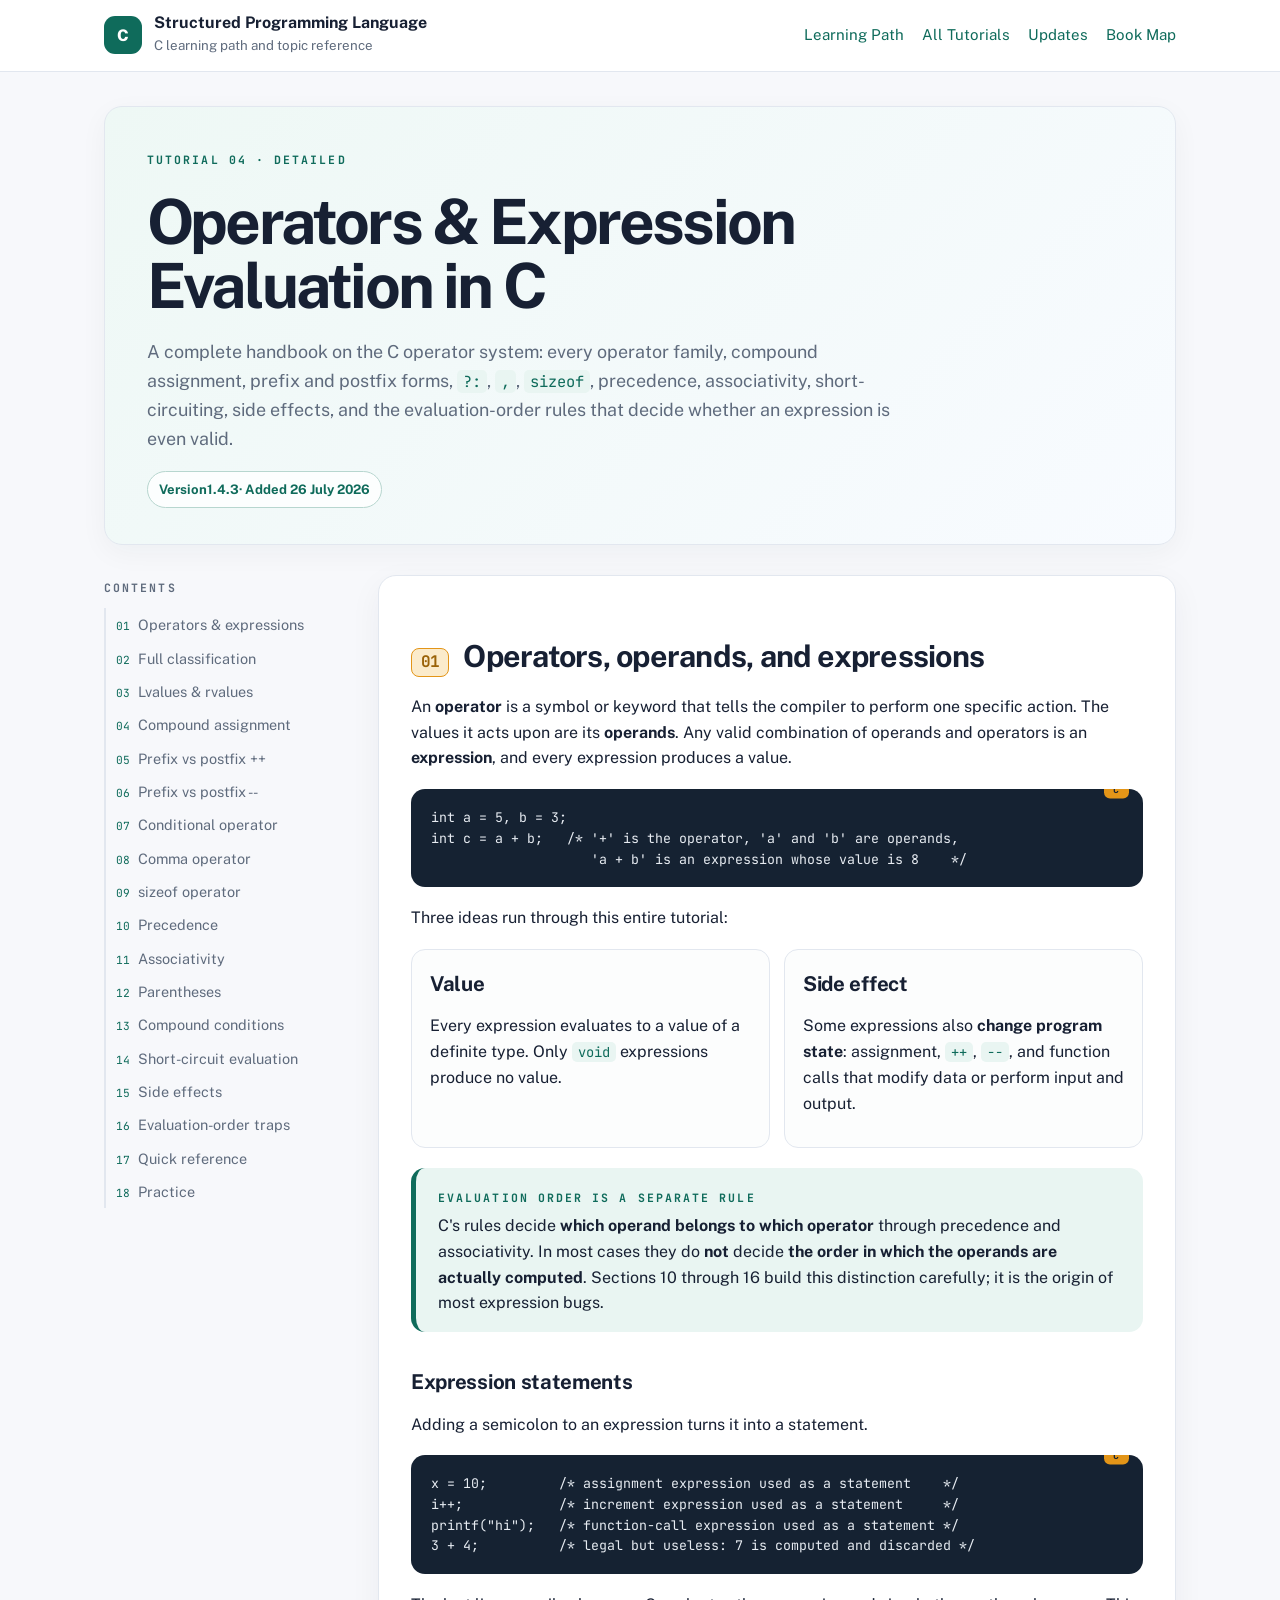
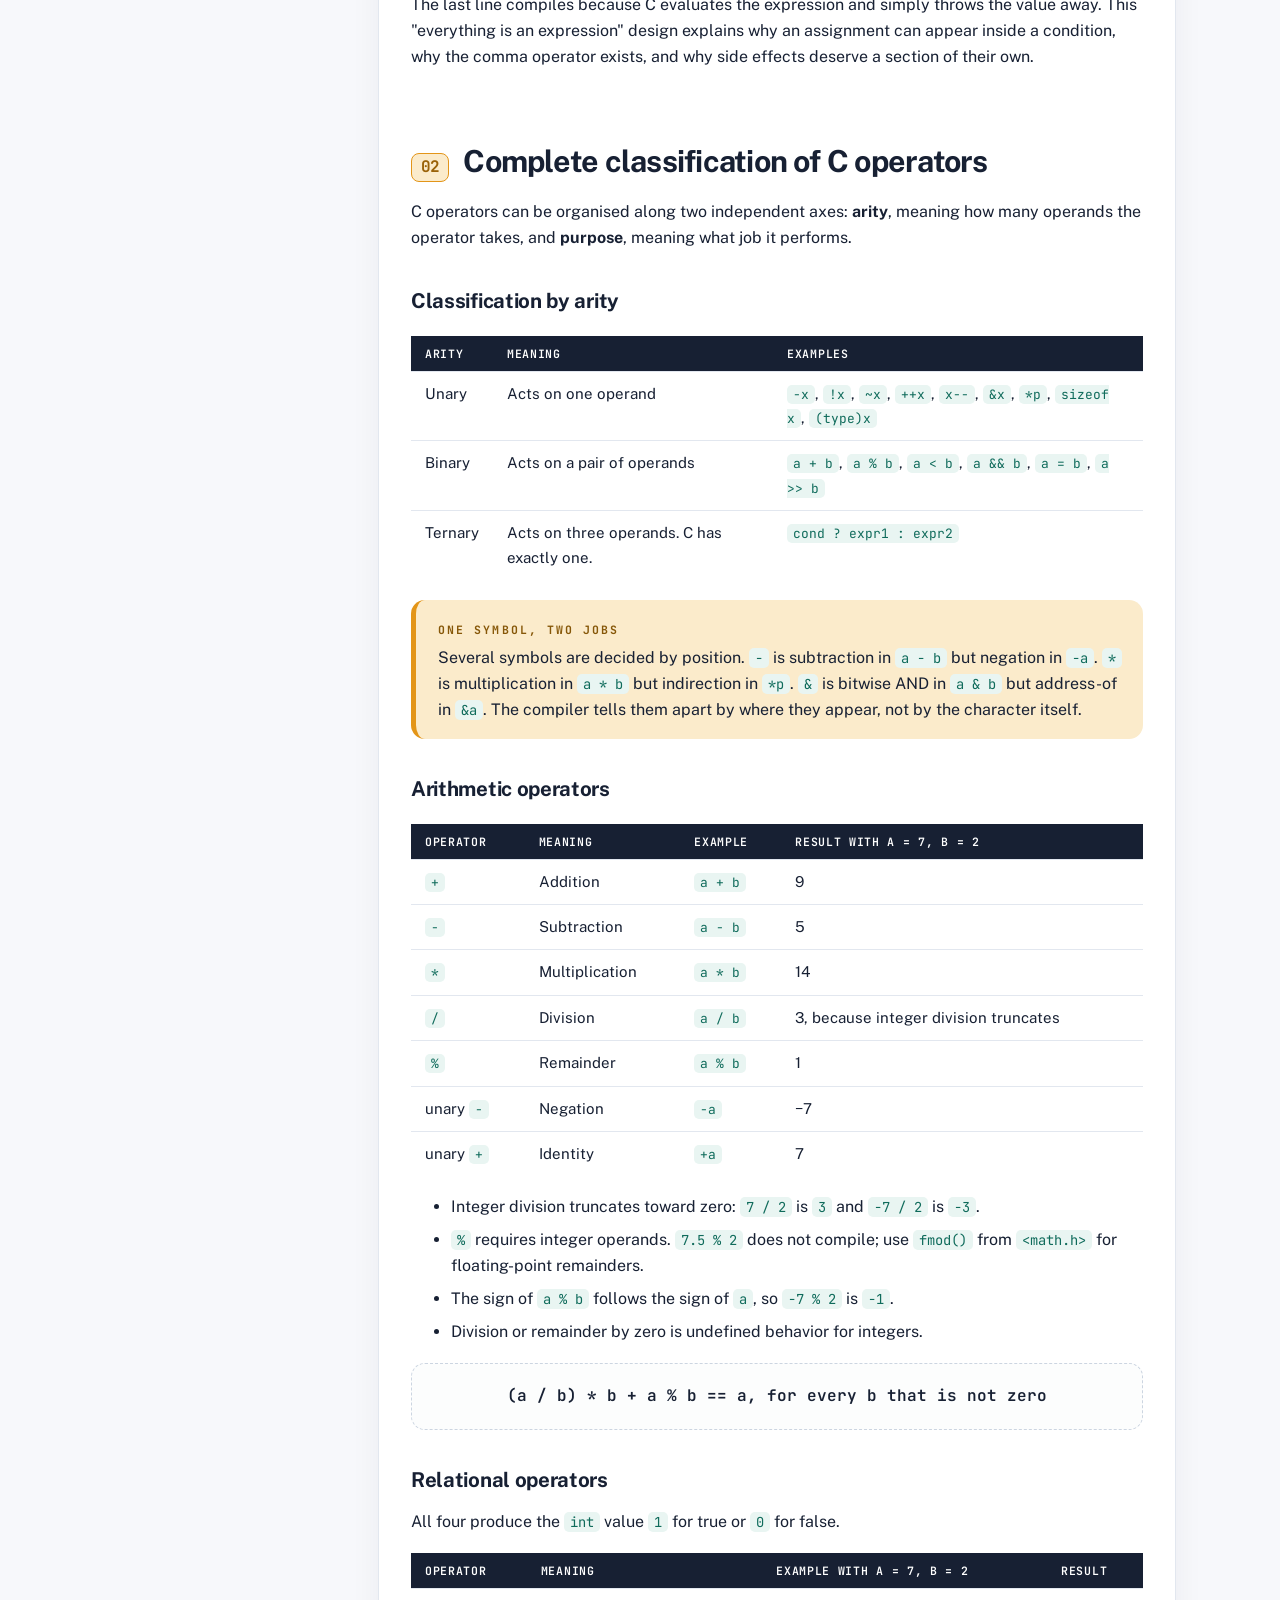
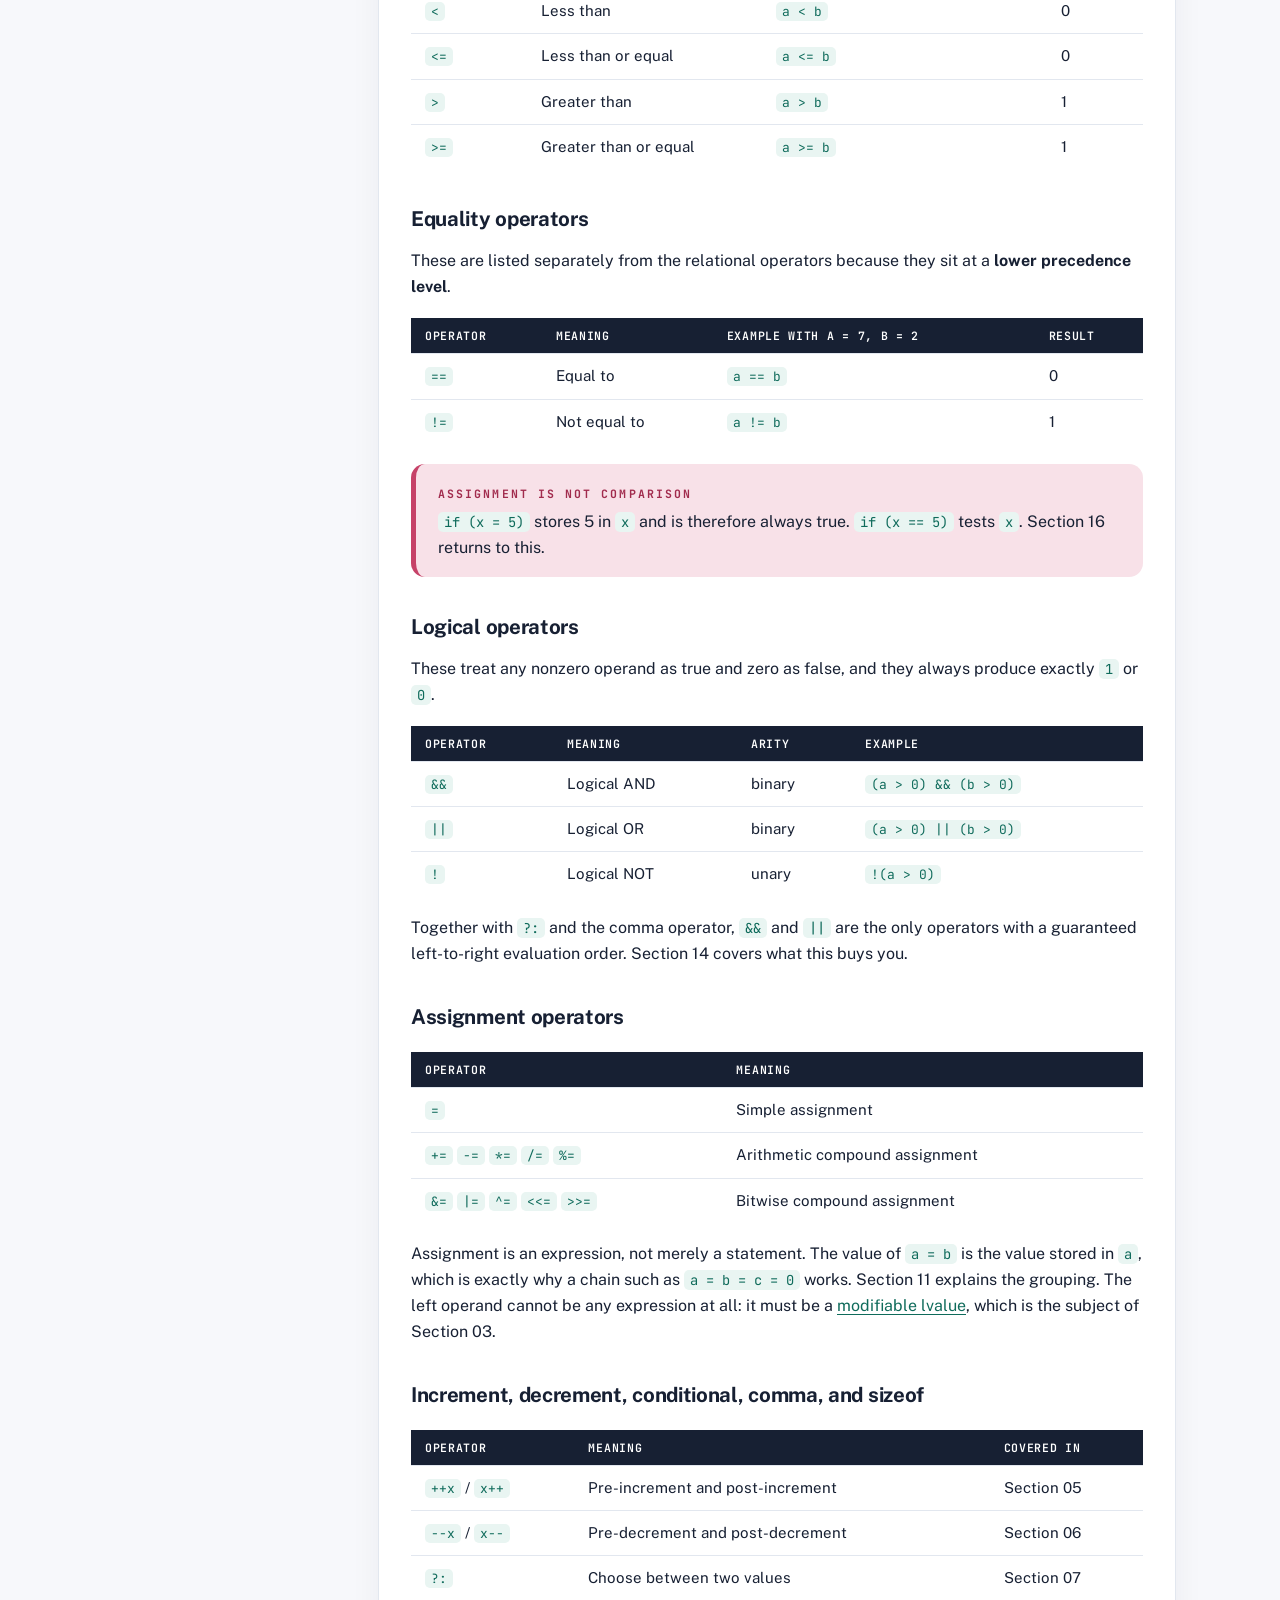
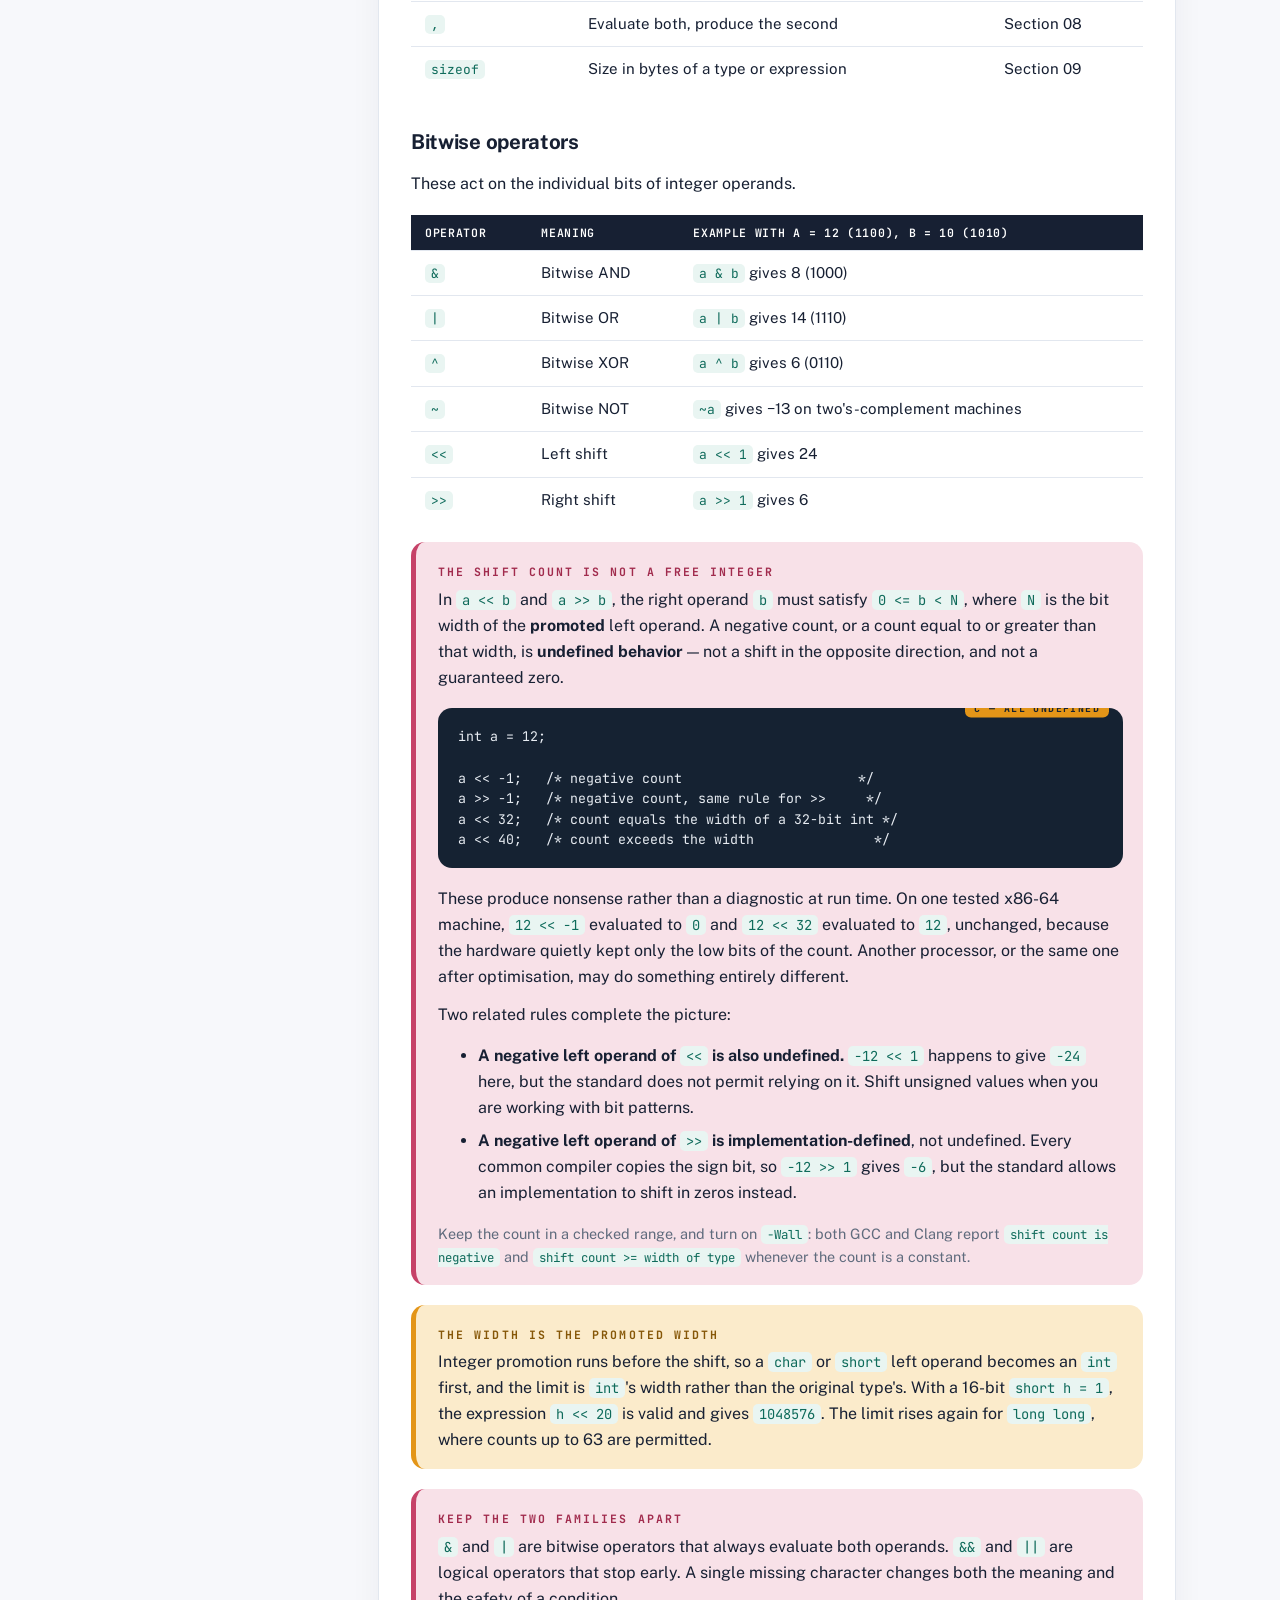
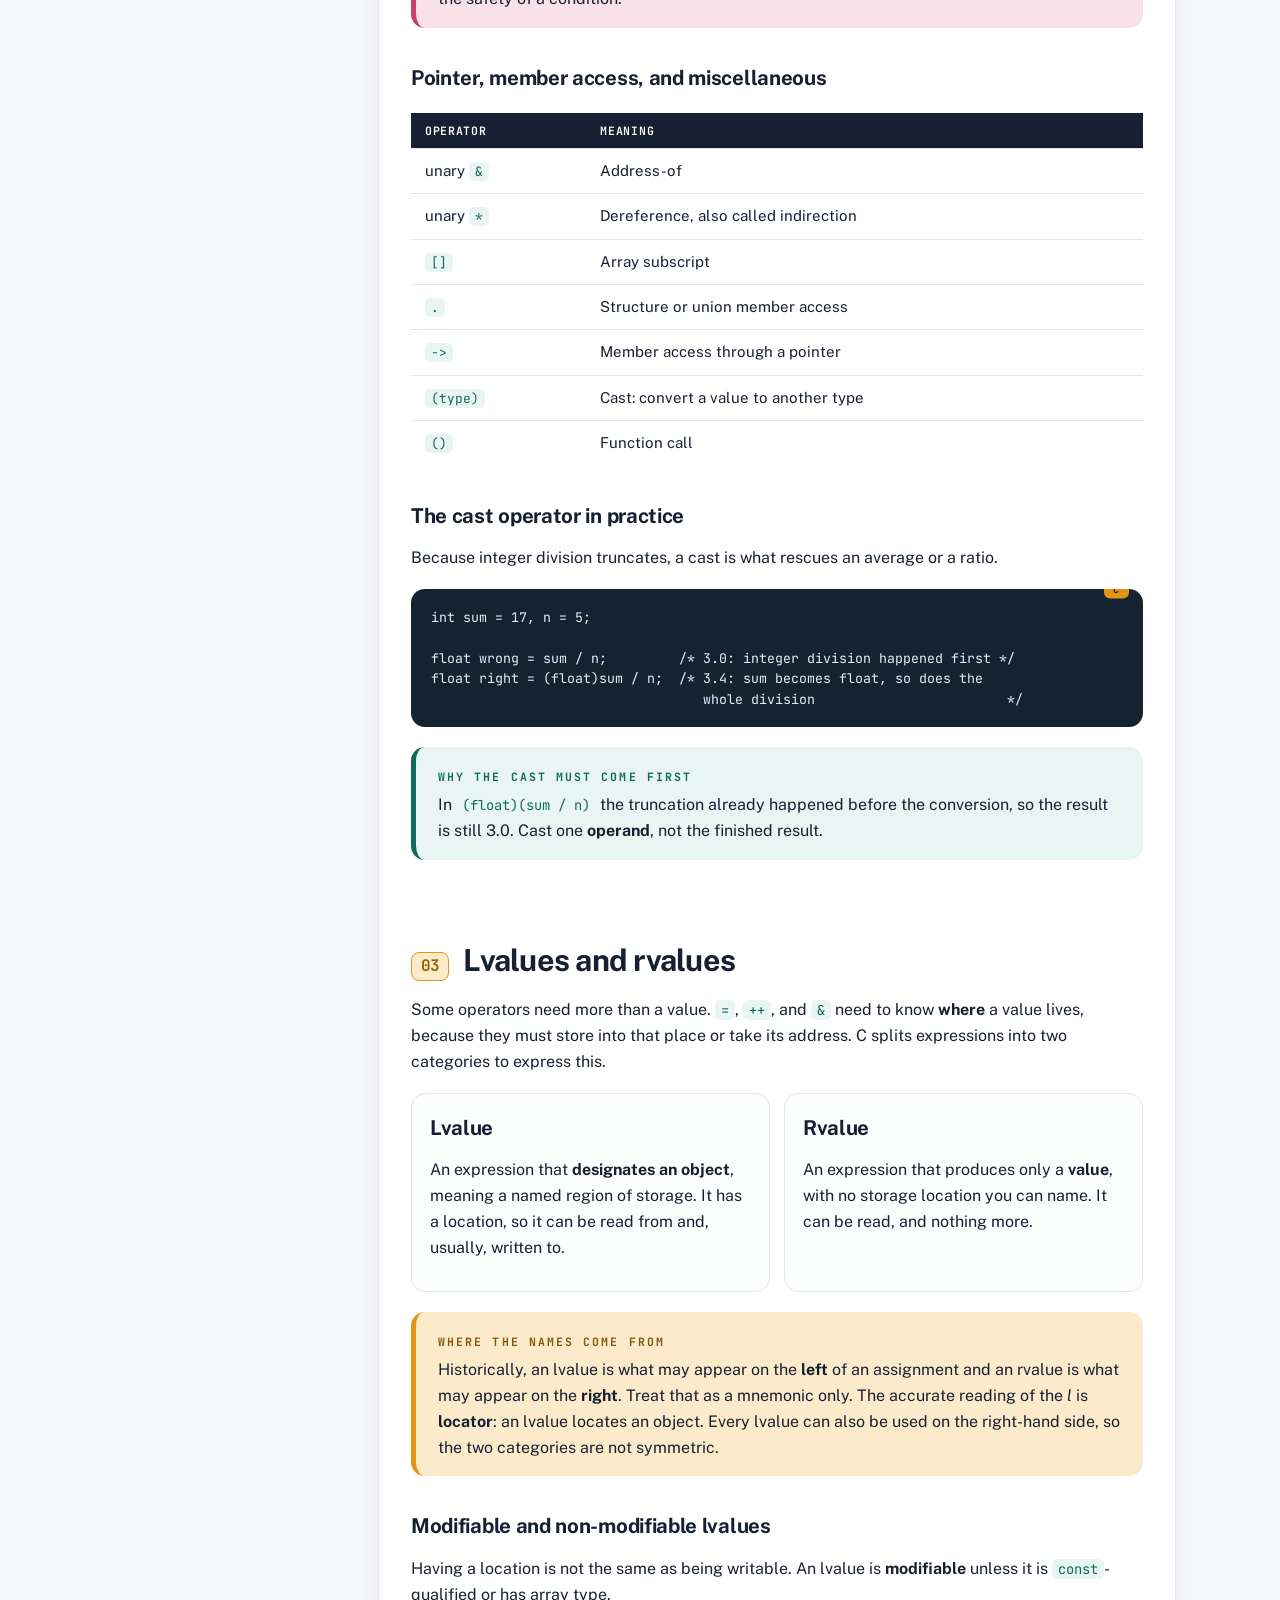
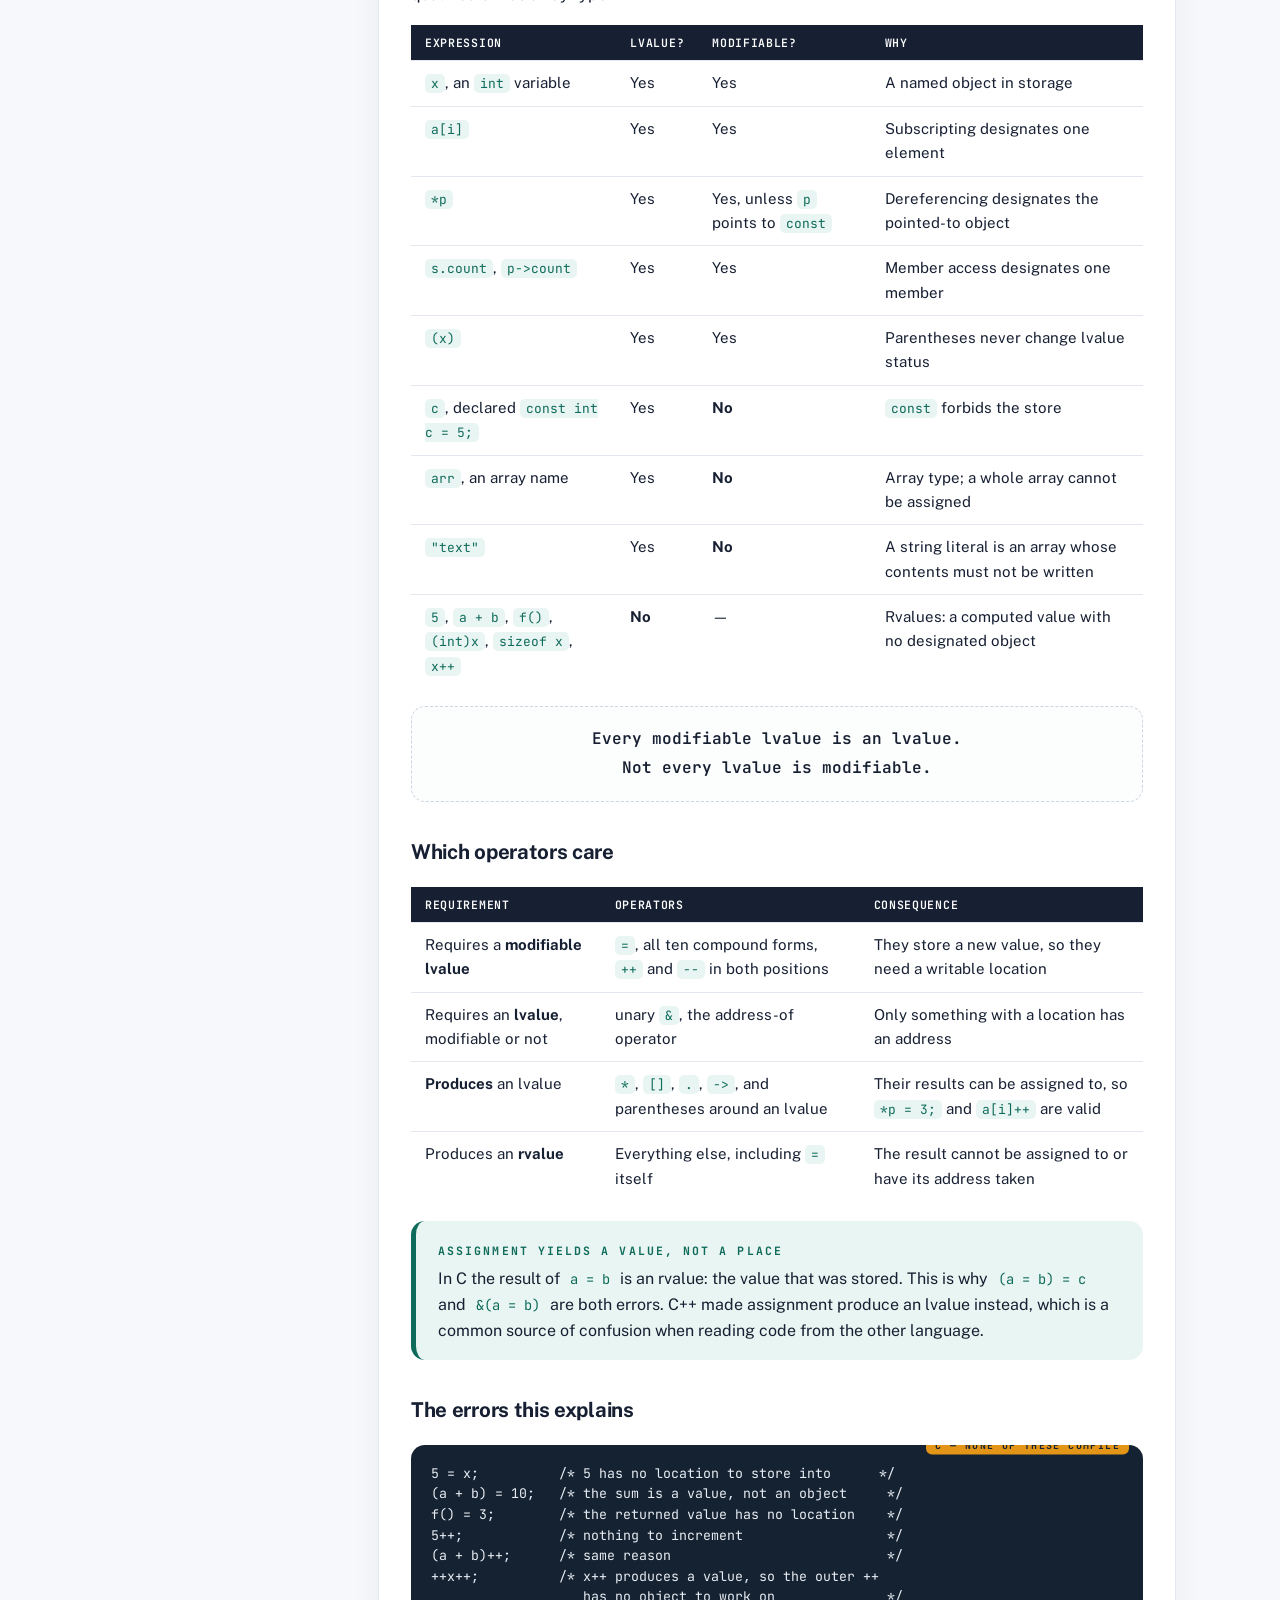
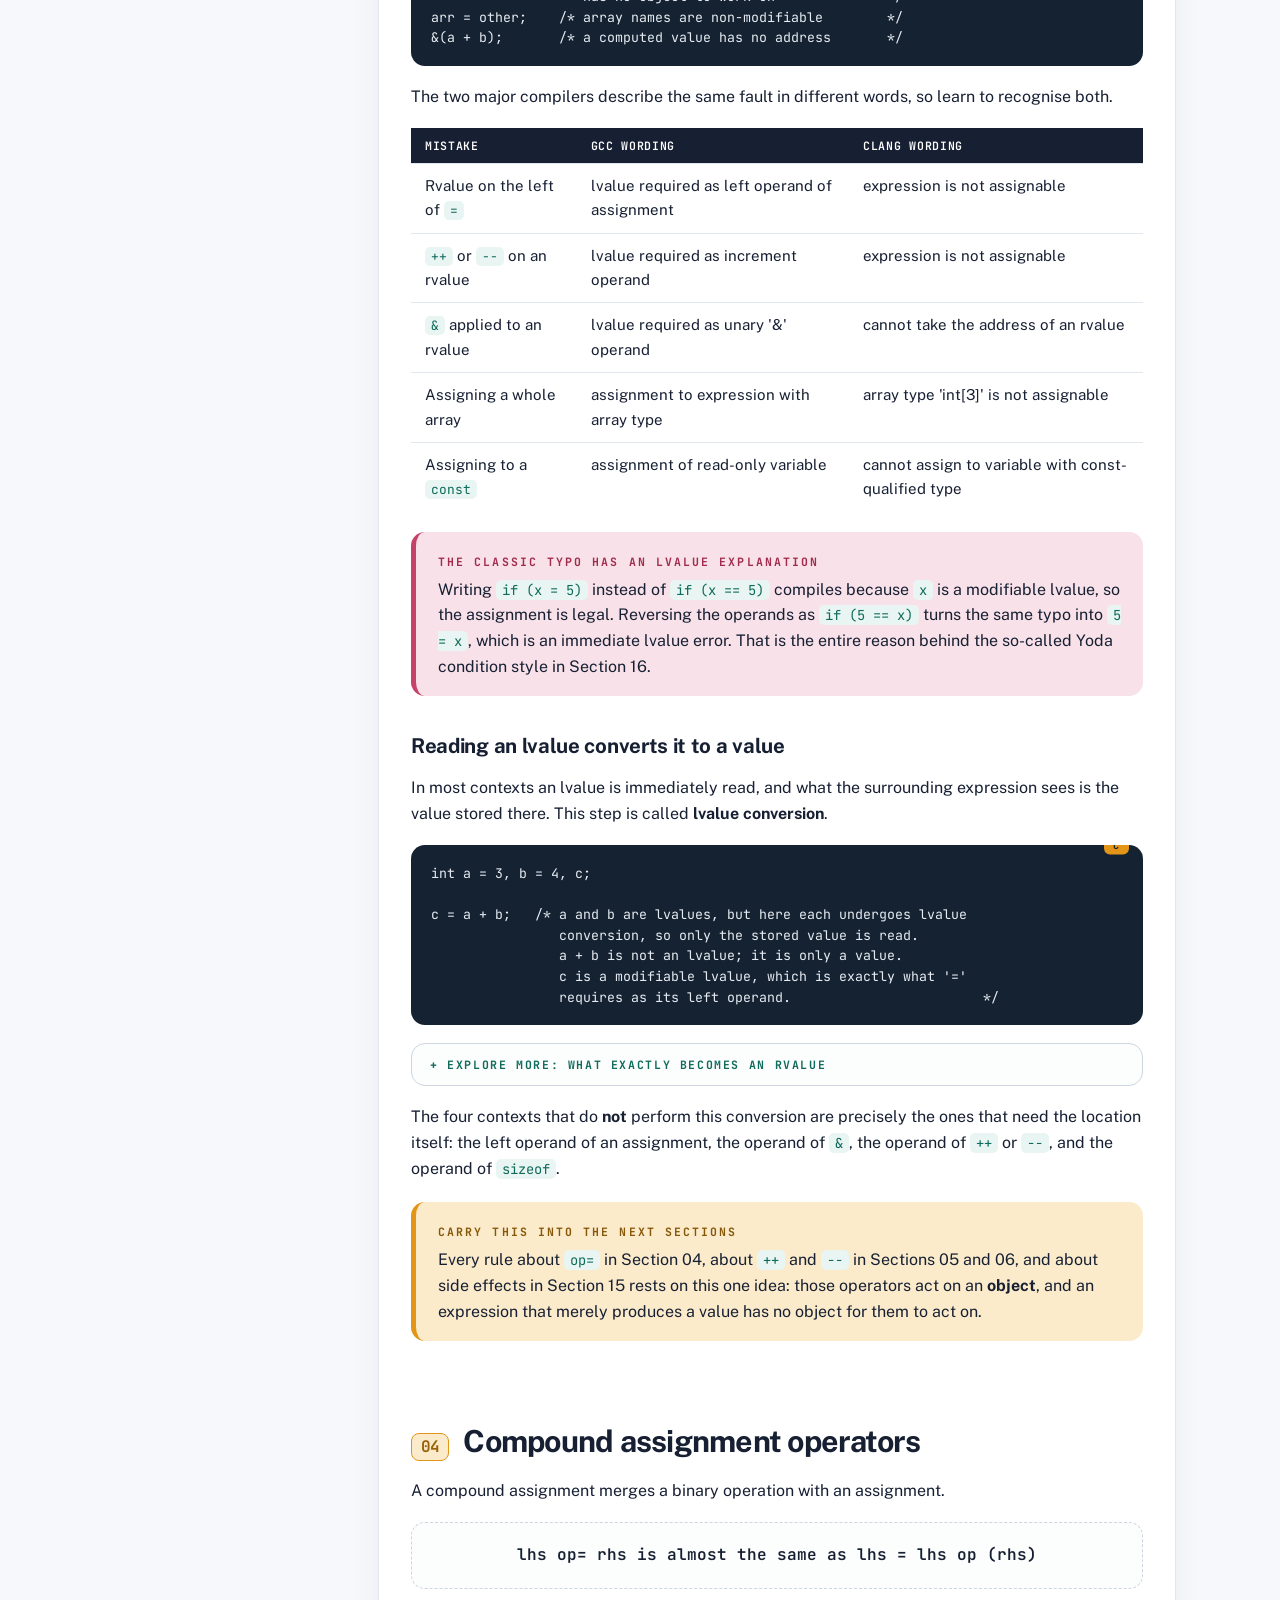
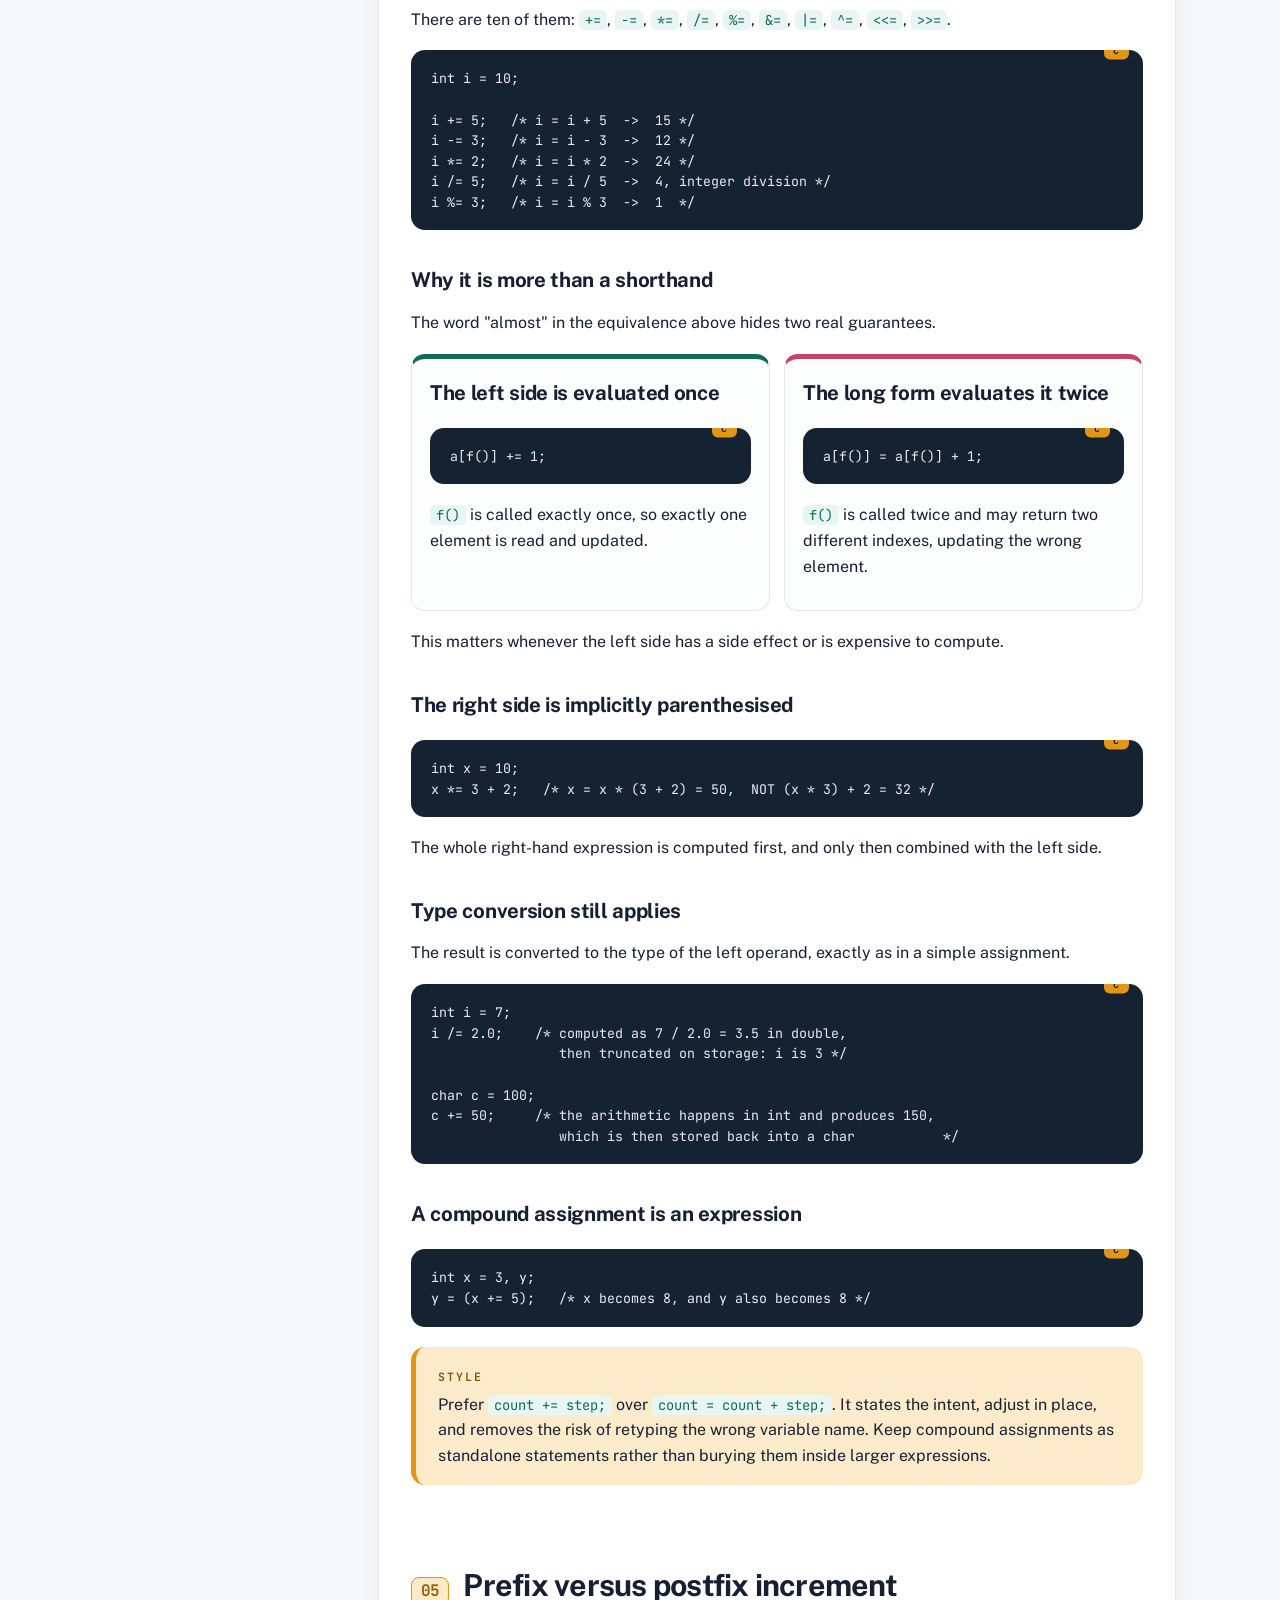
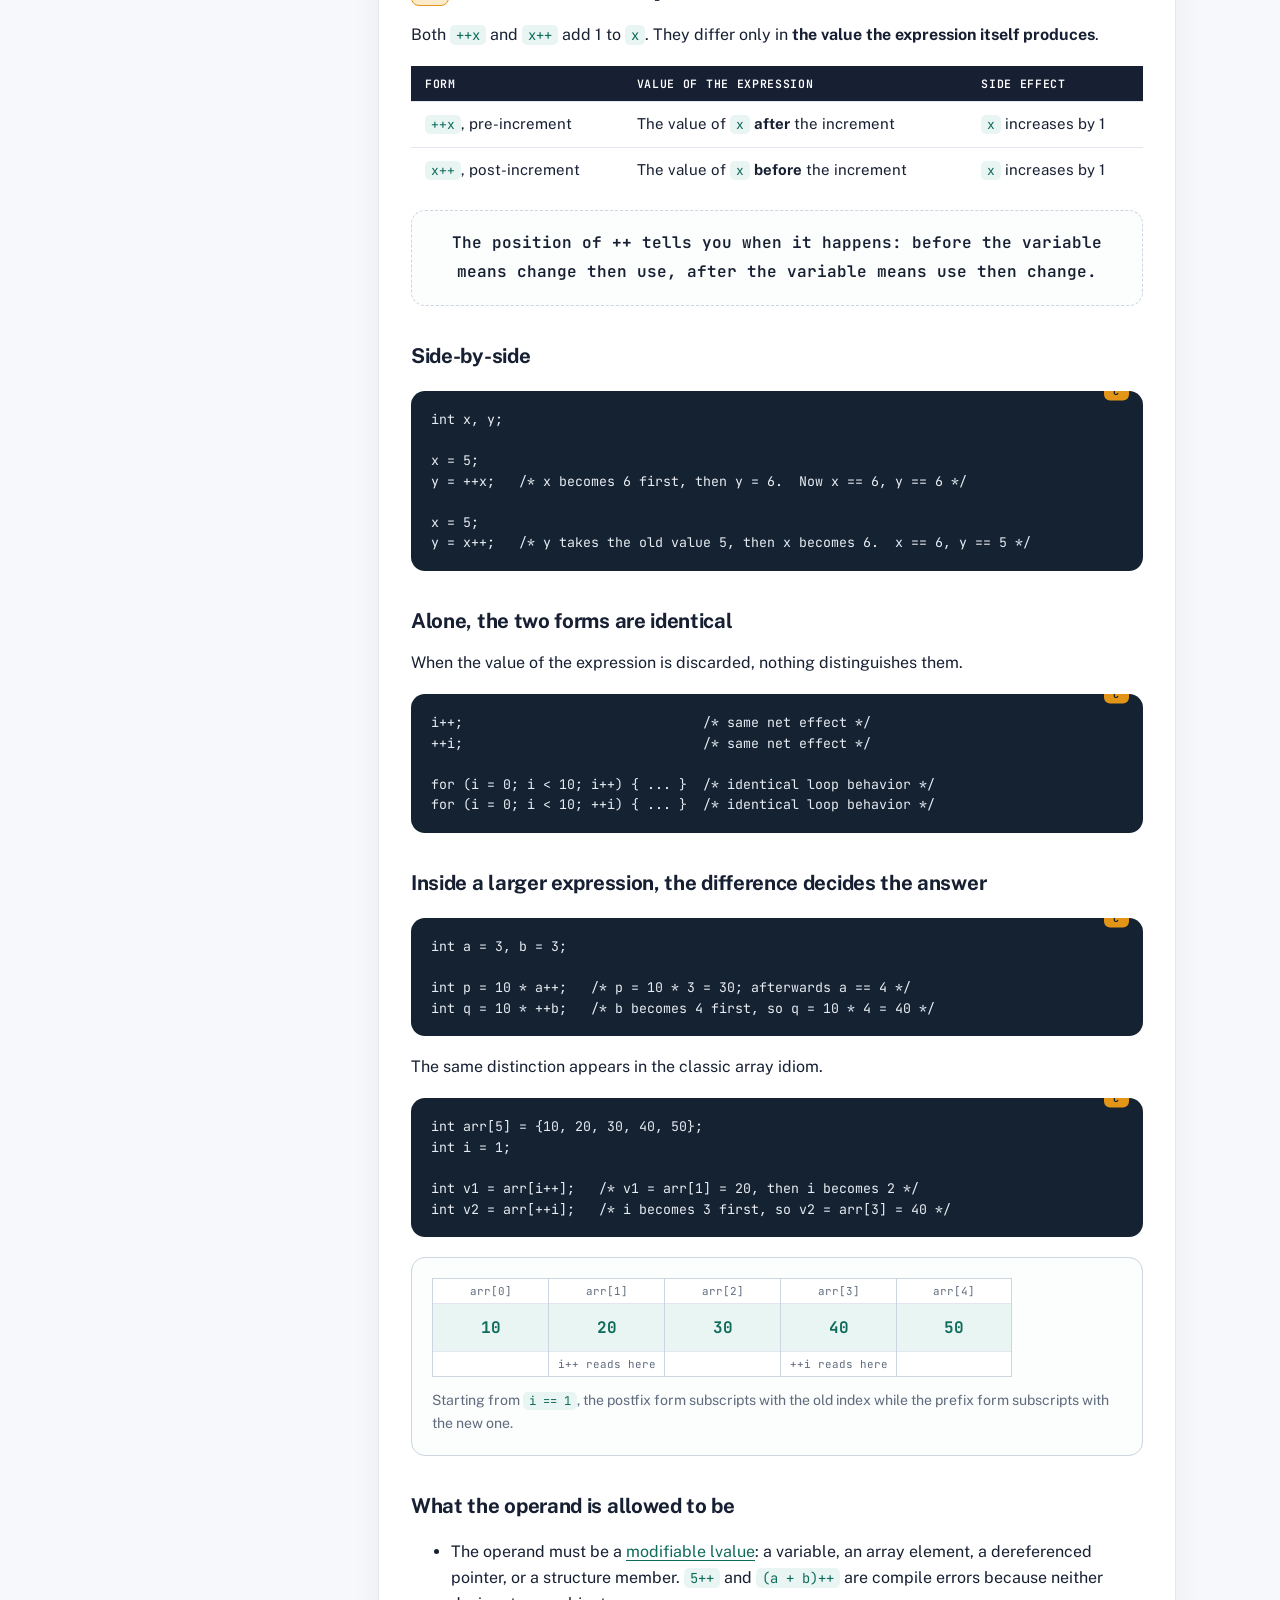
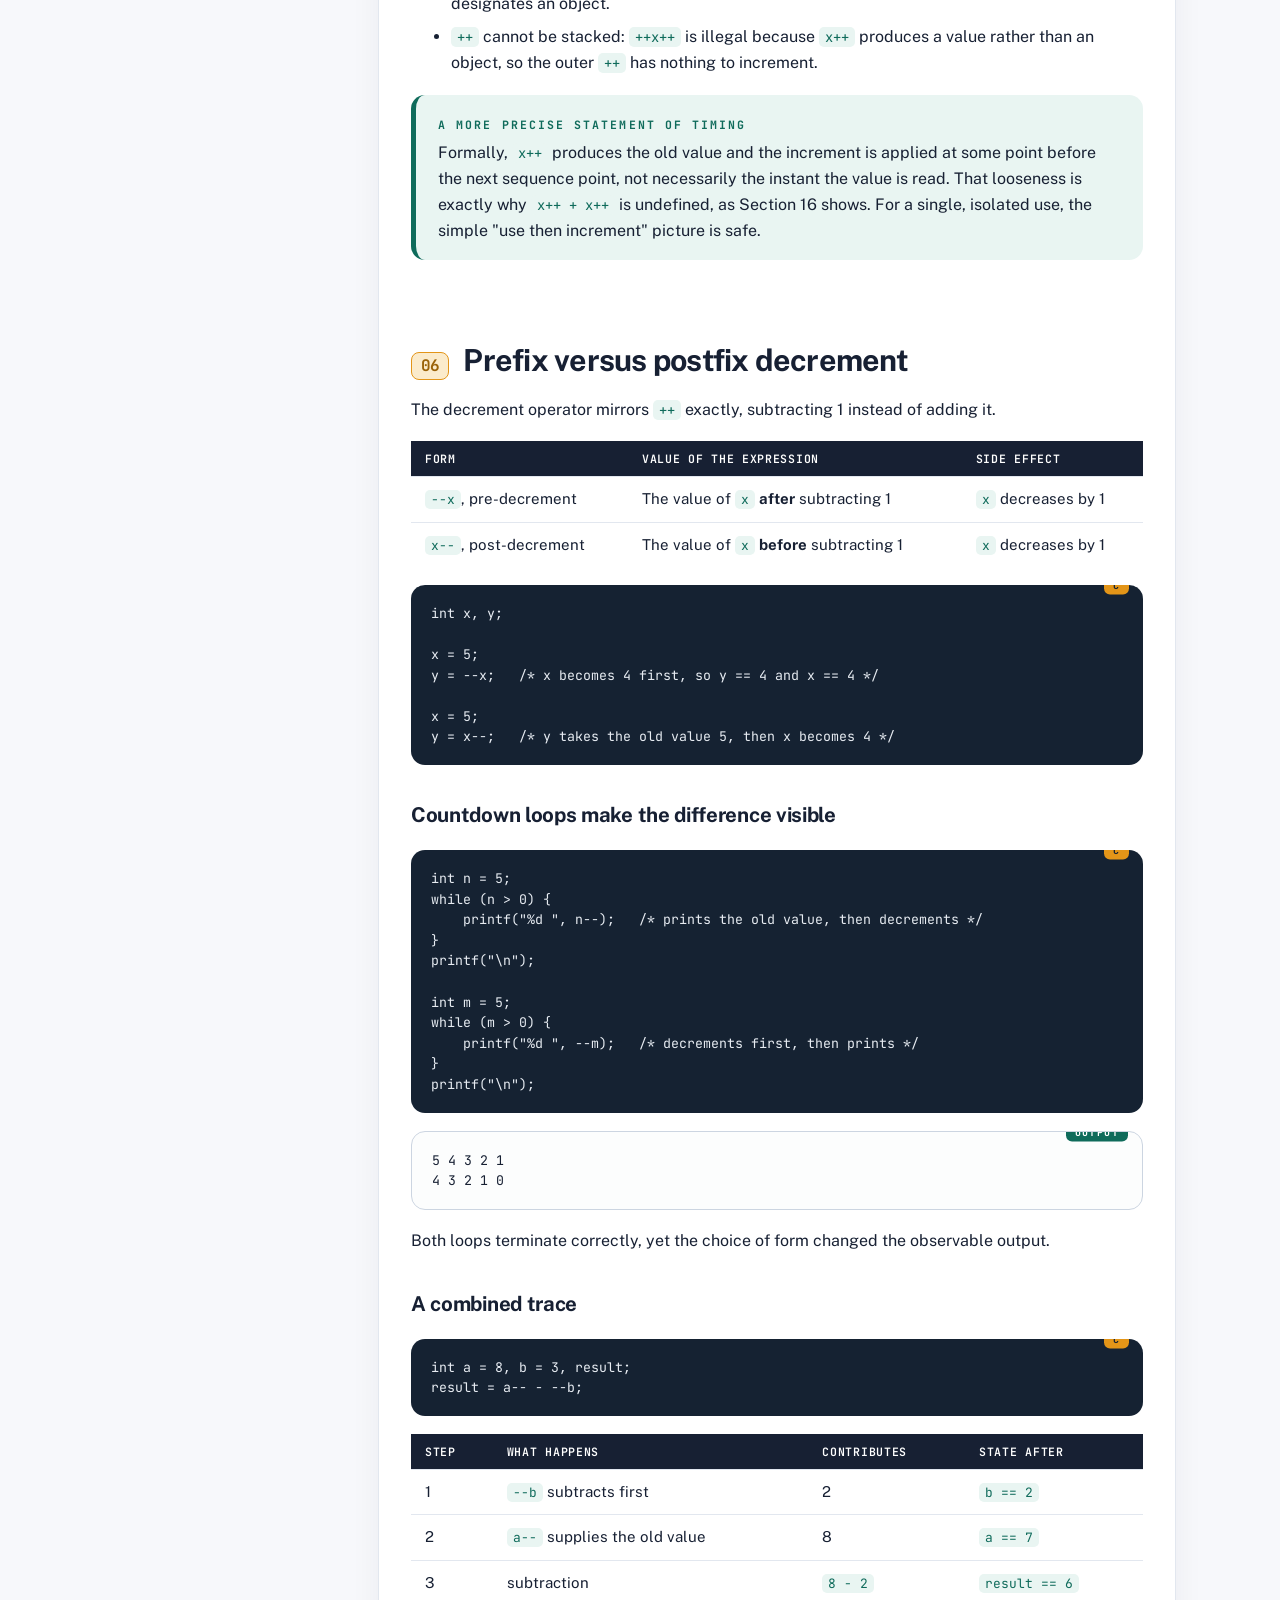
<file: tutorials/operators-and-expressions.html>
<!doctype html>
<html lang="en">
<head>
  <meta charset="utf-8">
  <meta name="viewport" content="width=device-width, initial-scale=1">
  <meta name="description" content="A detailed handbook on operators in C: classification by purpose and arity, compound assignment, prefix and postfix increment and decrement, the conditional and comma operators, sizeof, precedence, associativity, parentheses, compound conditions, short-circuit evaluation, side effects, and order-of-evaluation pitfalls.">
  <title>Operators &amp; Expression Evaluation in C</title>
  <link rel="preconnect" href="https://fonts.googleapis.com">
  <link rel="preconnect" href="https://fonts.gstatic.com" crossorigin>
  <link href="https://fonts.googleapis.com/css2?family=JetBrains+Mono:wght@400;500;700&amp;family=Public+Sans:wght@400;500;600;700&amp;display=swap" rel="stylesheet">
  <style>
    :root{--paper:#f7f8fb;--paper2:#fcfdfd;--card:#fff;--ink:#172033;--soft:#5f6b7d;--line:#e2e7ef;--line2:#ccd5e1;--teal:#0f6b5b;--teal2:#e9f5f2;--gold:#e39518;--gold2:#fbebcb;--rose:#c64268;--code:#152232;--codeink:#e7ecf2;--radius:14px;--maxw:820px}
    *{box-sizing:border-box}html{scroll-behavior:smooth}body{margin:0;background:var(--paper);color:var(--ink);font:16px/1.62 "Public Sans",system-ui,sans-serif}.site-header{position:sticky;top:0;z-index:50;background:#fffffff0;border-bottom:1px solid var(--line);backdrop-filter:blur(10px)}.header-inner{max-width:1120px;margin:auto;padding:14px 24px;display:flex;align-items:center;justify-content:space-between;gap:20px}.brand{display:flex;align-items:center;gap:12px;color:var(--ink);text-decoration:none}.brand-mark{width:38px;height:38px;border-radius:11px;display:grid;place-items:center;background:var(--teal);color:#fff;font-weight:800}.brand strong,.brand small{display:block}.brand strong{line-height:1.15}.brand small{margin-top:3px;color:var(--soft)}.header-nav{display:flex;gap:18px;font-size:.94rem}.header-nav a{text-decoration:none}.header-nav a:hover{text-decoration:underline}.wrap{max-width:1120px;margin:auto;padding:34px 24px 0;display:grid;grid-template-columns:230px minmax(0,1fr);column-gap:44px}.hero{grid-column:1/-1;padding:46px 42px 36px;border:1px solid var(--line);border-radius:18px;background:linear-gradient(135deg,#eef8f5,#f8fbff);box-shadow:0 8px 28px #1923370b}.kicker,.toc-title,.lbl{font:700 .72rem/1.3 "JetBrains Mono",monospace;letter-spacing:.18em;text-transform:uppercase;color:var(--teal)}h1{font-size:clamp(2.3rem,5.5vw,3.9rem);line-height:1.03;letter-spacing:-.045em;margin:.35em 0 .3em}.lede{max-width:760px;margin:0;color:var(--soft);font-size:1.12rem}.release-badge{display:inline-flex;margin-top:18px;padding:7px 11px;border:1px solid #b7d6cf;border-radius:999px;background:#ffffffd1;color:var(--teal);font-size:.82rem;font-weight:700;text-decoration:none}.toc{position:sticky;top:88px;align-self:start;padding-top:36px;max-height:calc(100vh - 105px);overflow:auto}.toc-title{margin-bottom:12px;color:var(--soft)}.toc a{display:block;padding:5px 10px;border-left:2px solid var(--line);color:var(--soft);font-size:.9rem;text-decoration:none}.toc a:hover,.toc a:focus-visible{border-color:var(--gold);background:#fff;color:var(--ink)}.toc .n{margin-right:8px;color:var(--teal);font-family:"JetBrains Mono",monospace;font-size:.78em}main{max-width:var(--maxw);margin-top:30px;padding:0 32px 90px;border:1px solid var(--line);border-radius:18px;background:var(--card);box-shadow:0 10px 32px #1923370d}section{padding-top:56px;scroll-margin-top:20px}h2{display:flex;align-items:baseline;gap:14px;margin:0 0 6px;font-size:1.9rem;letter-spacing:-.025em}h2 .sec-n{flex:none;padding:2px 9px;border:1px solid var(--gold);border-radius:8px;background:var(--gold2);color:#9a6208;font:700 1rem/1.4 "JetBrains Mono",monospace}h3{margin:34px 0 8px;font-size:1.28rem;letter-spacing:-.015em}p{margin:12px 0}a{color:var(--teal);text-underline-offset:3px}code{padding:1px 6px;border-radius:5px;background:var(--teal2);color:var(--teal);font:.86em "JetBrains Mono",monospace}.code,.out{position:relative;margin:18px 0;padding:18px 20px;border-radius:var(--radius);overflow-x:auto;white-space:pre;font:.83rem/1.55 "JetBrains Mono",monospace}.code{background:var(--code);color:var(--codeink)}.out{border:1px solid var(--line2);background:var(--paper2);color:var(--ink)}.code::before,.out::before{position:absolute;top:0;right:14px;transform:translateY(-50%);padding:3px 9px;border-radius:6px;font:700 .62rem "JetBrains Mono",monospace;letter-spacing:.14em;text-transform:uppercase}.code::before{content:attr(data-label);background:var(--gold);color:var(--code)}.out::before{content:"output";background:var(--teal);color:#fff}.code pre{margin:0;font:inherit}.callout{margin:20px 0;padding:16px 20px 16px 22px;border-left:5px solid var(--teal);border-radius:var(--radius);background:var(--teal2)}.callout.tip{border-color:var(--gold);background:var(--gold2)}.callout.trap{border-color:var(--rose);background:#f8e1e8}.callout.tip .lbl{color:#865708}.callout.trap .lbl{color:#a12b4d}.callout p:first-of-type{margin-top:3px}.callout p:last-child{margin-bottom:0}.grid{display:grid;grid-template-columns:repeat(2,minmax(0,1fr));gap:14px;margin:18px 0}.card{min-width:0;padding:18px;border:1px solid var(--line);border-radius:var(--radius);background:var(--paper2)}.card h3{margin-top:0}.memory{margin:20px 0;padding:20px;border:1px solid var(--line2);border-radius:var(--radius);background:var(--paper2);overflow-x:auto}.memory-row{display:flex;min-width:max-content}.cell{width:116px;border:1px solid var(--line2);border-right:0;background:#fff;text-align:center}.cell:last-child{border-right:1px solid var(--line2)}.cell .index,.cell .address{display:block;padding:5px;color:var(--soft);font:.68rem "JetBrains Mono",monospace}.cell .value{display:block;padding:13px 5px;border-block:1px solid var(--line);background:var(--teal2);color:var(--teal);font:700 1rem "JetBrains Mono",monospace}.memory-note{margin:12px 0 0;color:var(--soft);font-size:.88rem}.equation{margin:18px 0;padding:18px;border:1px dashed var(--line2);border-radius:var(--radius);background:var(--paper2);text-align:center;font:600 1rem/1.8 "JetBrains Mono",monospace}table{width:100%;margin:18px 0;border-collapse:collapse;font-size:.94rem}th,td{padding:10px 14px;border-bottom:1px solid var(--line);text-align:left;vertical-align:top}thead th{background:var(--ink);color:#fff;font:600 .72rem "JetBrains Mono",monospace;letter-spacing:.06em;text-transform:uppercase}tbody tr:last-child td{border-bottom:0}.compare{display:grid;grid-template-columns:1fr 1fr;gap:14px;margin:18px 0}.compare .card.good{border-top:5px solid var(--teal)}.compare .card.bad{border-top:5px solid var(--rose)}.mini{color:var(--soft);font-size:.9rem}ol li,ul li{margin:7px 0}footer{grid-column:1/-1;margin-top:46px;padding:26px 0 60px;border-top:1px solid var(--line);color:var(--soft);font-size:.9rem;text-align:center}.release-footer{display:flex;flex-direction:column;gap:5px}.signature-name{color:var(--ink);font-family:Georgia,serif;font-size:1.08rem;font-style:italic}a:focus-visible,button:focus-visible{outline:3px solid var(--teal);outline-offset:2px;border-radius:4px}@media(prefers-reduced-motion:reduce){html{scroll-behavior:auto}}@media(max-width:900px){.wrap{grid-template-columns:1fr}.toc{position:static;max-height:none;padding:20px 0 16px;border-bottom:1px solid var(--line)}.toc a{display:inline-block;border-left:0;border-bottom:2px solid var(--line)}main{max-width:100%}}@media(max-width:780px){.header-nav{display:none}.brand small{display:none}.header-inner{padding-inline:16px}.wrap{padding:0}.hero{padding:40px 16px 30px;border-inline:0;border-radius:0}.toc{padding-inline:16px;background:#fff}main{margin-top:0;padding:0 16px 68px;border:0;border-radius:0;background:transparent}section{scroll-margin-top:76px}h2{align-items:flex-start;font-size:1.65rem}.grid,.compare{grid-template-columns:1fr}table{display:block;overflow-x:auto}.code,.out,.memory{max-width:calc(100vw - 32px)}footer{padding-inline:16px}}
    .drill{min-width:0;margin:18px 0;padding:18px 20px;border:1px solid var(--line);border-radius:var(--radius);background:var(--paper2)}.drill>p:first-of-type{margin-top:0}.drill-n{display:inline-block;margin-right:9px;padding:2px 8px;border-radius:6px;background:var(--teal);color:#fff;font:700 .68rem "JetBrains Mono",monospace;letter-spacing:.12em;text-transform:uppercase}.drill .code,.drill .out{margin:14px 0}.exercise{margin-top:14px;border-top:1px solid var(--line2)}.exercise>summary{padding-top:11px;color:var(--teal);cursor:pointer;font:700 .72rem "JetBrains Mono",monospace;letter-spacing:.14em;text-transform:uppercase;list-style:none}.exercise>summary::-webkit-details-marker{display:none}.exercise>summary::before{content:"+ "}.exercise[open]>summary::before{content:"− "}.exercise .sol>:last-child{margin-bottom:0}.prec-tbl td:first-child{width:56px;color:var(--soft);font:700 .82rem "JetBrains Mono",monospace}.prec-tbl tr.hl td{background:var(--gold2)}
    .explore{margin:18px 0;border:1px solid var(--line2);border-radius:var(--radius);background:var(--paper2)}.explore>summary{padding:13px 18px;color:var(--teal);cursor:pointer;font:700 .72rem "JetBrains Mono",monospace;letter-spacing:.14em;text-transform:uppercase;list-style:none}.explore>summary::-webkit-details-marker{display:none}.explore>summary::before{content:"+ "}.explore[open]>summary::before{content:"− "}.explore[open]>summary{border-bottom:1px solid var(--line)}.explore-body{padding:4px 18px 16px}.explore-body>:last-child{margin-bottom:0}.explore-body>h4{margin:22px 0 6px;font-size:1.02rem;letter-spacing:-.01em}.explore-body>h4:first-child{margin-top:12px}.flow{margin:18px 0;padding:18px;border:1px dashed var(--line2);border-radius:var(--radius);background:#fff;overflow-x:auto;font:.84rem/1.9 "JetBrains Mono",monospace;white-space:pre}
  </style>
  <link rel="stylesheet" href="../mobile-nav.css">
  <link rel="stylesheet" href="../tutorial-mobile.css?v=1.4.3">
</head>
<body>
<header class="site-header">
  <div class="header-inner">
    <a class="brand" href="../index.html#top" aria-label="Structured Programming Language C home">
      <span class="brand-mark">C</span>
      <span><strong>Structured Programming Language</strong><small>C learning path and topic reference</small></span>
    </a>
    <nav class="header-nav" aria-label="Main navigation">
      <a href="../index.html#foundation">Learning Path</a>
      <a href="index.html">All Tutorials</a>
      <a href="../updates.html">Updates</a>
      <a href="../index.html#reference">Book Map</a>
    </nav>
    <button class="nav-toggle" type="button" aria-expanded="false" aria-label="Open navigation">
      <span class="nav-toggle-label">Open navigation</span>
      <span class="nav-toggle-bar"></span><span class="nav-toggle-bar"></span><span class="nav-toggle-bar"></span>
    </button>
  </div>
</header>

<div class="wrap">
  <header class="hero">
    <div class="kicker">Tutorial 04 · Detailed</div>
    <h1>Operators &amp; Expression<br>Evaluation in C</h1>
    <p class="lede">A complete handbook on the C operator system: every operator family, compound assignment, prefix and postfix forms, <code>?:</code>, <code>,</code>, <code>sizeof</code>, precedence, associativity, short-circuiting, side effects, and the evaluation-order rules that decide whether an expression is even valid.</p>
    <a class="release-badge" href="../updates.html">Version <span data-release-version>1.4.3</span> · Added 26 July 2026</a>
  </header>

  <nav class="toc" aria-label="Table of contents">
    <div class="toc-title">Contents</div>
    <a href="#basics"><span class="n">01</span>Operators &amp; expressions</a>
    <a href="#classification"><span class="n">02</span>Full classification</a>
    <a href="#lvalues"><span class="n">03</span>Lvalues &amp; rvalues</a>
    <a href="#compound"><span class="n">04</span>Compound assignment</a>
    <a href="#increment"><span class="n">05</span>Prefix vs postfix ++</a>
    <a href="#decrement"><span class="n">06</span>Prefix vs postfix --</a>
    <a href="#conditional"><span class="n">07</span>Conditional operator</a>
    <a href="#comma"><span class="n">08</span>Comma operator</a>
    <a href="#sizeof"><span class="n">09</span>sizeof operator</a>
    <a href="#precedence"><span class="n">10</span>Precedence</a>
    <a href="#associativity"><span class="n">11</span>Associativity</a>
    <a href="#parentheses"><span class="n">12</span>Parentheses</a>
    <a href="#compound-conditions"><span class="n">13</span>Compound conditions</a>
    <a href="#short-circuit"><span class="n">14</span>Short-circuit evaluation</a>
    <a href="#side-effects"><span class="n">15</span>Side effects</a>
    <a href="#pitfalls"><span class="n">16</span>Evaluation-order traps</a>
    <a href="#summary"><span class="n">17</span>Quick reference</a>
    <a href="#practice"><span class="n">18</span>Practice</a>
  </nav>

  <main>
    <section id="basics">
      <h2><span class="sec-n">01</span>Operators, operands, and expressions</h2>
      <p>An <strong>operator</strong> is a symbol or keyword that tells the compiler to perform one specific action. The values it acts upon are its <strong>operands</strong>. Any valid combination of operands and operators is an <strong>expression</strong>, and every expression produces a value.</p>
      <div class="code" data-label="c"><pre>int a = 5, b = 3;
int c = a + b;   /* '+' is the operator, 'a' and 'b' are operands,
                    'a + b' is an expression whose value is 8    */</pre></div>
      <p>Three ideas run through this entire tutorial:</p>
      <div class="grid">
        <div class="card"><h3>Value</h3><p>Every expression evaluates to a value of a definite type. Only <code>void</code> expressions produce no value.</p></div>
        <div class="card"><h3>Side effect</h3><p>Some expressions also <strong>change program state</strong>: assignment, <code>++</code>, <code>--</code>, and function calls that modify data or perform input and output.</p></div>
      </div>
      <div class="callout"><span class="lbl">Evaluation order is a separate rule</span><p>C's rules decide <strong>which operand belongs to which operator</strong> through precedence and associativity. In most cases they do <strong>not</strong> decide <strong>the order in which the operands are actually computed</strong>. Sections 10 through 16 build this distinction carefully; it is the origin of most expression bugs.</p></div>

      <h3>Expression statements</h3>
      <p>Adding a semicolon to an expression turns it into a statement.</p>
      <div class="code" data-label="c"><pre>x = 10;         /* assignment expression used as a statement    */
i++;            /* increment expression used as a statement     */
printf("hi");   /* function-call expression used as a statement */
3 + 4;          /* legal but useless: 7 is computed and discarded */</pre></div>
      <p>The last line compiles because C evaluates the expression and simply throws the value away. This "everything is an expression" design explains why an assignment can appear inside a condition, why the comma operator exists, and why side effects deserve a section of their own.</p>
    </section>

    <section id="classification">
      <h2><span class="sec-n">02</span>Complete classification of C operators</h2>
      <p>C operators can be organised along two independent axes: <strong>arity</strong>, meaning how many operands the operator takes, and <strong>purpose</strong>, meaning what job it performs.</p>

      <h3>Classification by arity</h3>
      <table>
        <thead><tr><th>Arity</th><th>Meaning</th><th>Examples</th></tr></thead>
        <tbody>
          <tr><td>Unary</td><td>Acts on one operand</td><td><code>-x</code>, <code>!x</code>, <code>~x</code>, <code>++x</code>, <code>x--</code>, <code>&amp;x</code>, <code>*p</code>, <code>sizeof x</code>, <code>(type)x</code></td></tr>
          <tr><td>Binary</td><td>Acts on a pair of operands</td><td><code>a + b</code>, <code>a % b</code>, <code>a &lt; b</code>, <code>a &amp;&amp; b</code>, <code>a = b</code>, <code>a &gt;&gt; b</code></td></tr>
          <tr><td>Ternary</td><td>Acts on three operands. C has exactly one.</td><td><code>cond ? expr1 : expr2</code></td></tr>
        </tbody>
      </table>
      <div class="callout tip"><span class="lbl">One symbol, two jobs</span><p>Several symbols are decided by position. <code>-</code> is subtraction in <code>a - b</code> but negation in <code>-a</code>. <code>*</code> is multiplication in <code>a * b</code> but indirection in <code>*p</code>. <code>&amp;</code> is bitwise AND in <code>a &amp; b</code> but address-of in <code>&amp;a</code>. The compiler tells them apart by where they appear, not by the character itself.</p></div>

      <h3>Arithmetic operators</h3>
      <table>
        <thead><tr><th>Operator</th><th>Meaning</th><th>Example</th><th>Result with a = 7, b = 2</th></tr></thead>
        <tbody>
          <tr><td><code>+</code></td><td>Addition</td><td><code>a + b</code></td><td>9</td></tr>
          <tr><td><code>-</code></td><td>Subtraction</td><td><code>a - b</code></td><td>5</td></tr>
          <tr><td><code>*</code></td><td>Multiplication</td><td><code>a * b</code></td><td>14</td></tr>
          <tr><td><code>/</code></td><td>Division</td><td><code>a / b</code></td><td>3, because integer division truncates</td></tr>
          <tr><td><code>%</code></td><td>Remainder</td><td><code>a % b</code></td><td>1</td></tr>
          <tr><td>unary <code>-</code></td><td>Negation</td><td><code>-a</code></td><td>−7</td></tr>
          <tr><td>unary <code>+</code></td><td>Identity</td><td><code>+a</code></td><td>7</td></tr>
        </tbody>
      </table>
      <ul>
        <li>Integer division truncates toward zero: <code>7 / 2</code> is <code>3</code> and <code>-7 / 2</code> is <code>-3</code>.</li>
        <li><code>%</code> requires integer operands. <code>7.5 % 2</code> does not compile; use <code>fmod()</code> from <code>&lt;math.h&gt;</code> for floating-point remainders.</li>
        <li>The sign of <code>a % b</code> follows the sign of <code>a</code>, so <code>-7 % 2</code> is <code>-1</code>.</li>
        <li>Division or remainder by zero is undefined behavior for integers.</li>
      </ul>
      <div class="equation">(a / b) * b + a % b == a, for every b that is not zero</div>

      <h3>Relational operators</h3>
      <p>All four produce the <code>int</code> value <code>1</code> for true or <code>0</code> for false.</p>
      <table>
        <thead><tr><th>Operator</th><th>Meaning</th><th>Example with a = 7, b = 2</th><th>Result</th></tr></thead>
        <tbody>
          <tr><td><code>&lt;</code></td><td>Less than</td><td><code>a &lt; b</code></td><td>0</td></tr>
          <tr><td><code>&lt;=</code></td><td>Less than or equal</td><td><code>a &lt;= b</code></td><td>0</td></tr>
          <tr><td><code>&gt;</code></td><td>Greater than</td><td><code>a &gt; b</code></td><td>1</td></tr>
          <tr><td><code>&gt;=</code></td><td>Greater than or equal</td><td><code>a &gt;= b</code></td><td>1</td></tr>
        </tbody>
      </table>

      <h3>Equality operators</h3>
      <p>These are listed separately from the relational operators because they sit at a <strong>lower precedence level</strong>.</p>
      <table>
        <thead><tr><th>Operator</th><th>Meaning</th><th>Example with a = 7, b = 2</th><th>Result</th></tr></thead>
        <tbody>
          <tr><td><code>==</code></td><td>Equal to</td><td><code>a == b</code></td><td>0</td></tr>
          <tr><td><code>!=</code></td><td>Not equal to</td><td><code>a != b</code></td><td>1</td></tr>
        </tbody>
      </table>
      <div class="callout trap"><span class="lbl">Assignment is not comparison</span><p><code>if (x = 5)</code> stores 5 in <code>x</code> and is therefore always true. <code>if (x == 5)</code> tests <code>x</code>. Section 16 returns to this.</p></div>

      <h3>Logical operators</h3>
      <p>These treat any nonzero operand as true and zero as false, and they always produce exactly <code>1</code> or <code>0</code>.</p>
      <table>
        <thead><tr><th>Operator</th><th>Meaning</th><th>Arity</th><th>Example</th></tr></thead>
        <tbody>
          <tr><td><code>&amp;&amp;</code></td><td>Logical AND</td><td>binary</td><td><code>(a &gt; 0) &amp;&amp; (b &gt; 0)</code></td></tr>
          <tr><td><code>||</code></td><td>Logical OR</td><td>binary</td><td><code>(a &gt; 0) || (b &gt; 0)</code></td></tr>
          <tr><td><code>!</code></td><td>Logical NOT</td><td>unary</td><td><code>!(a &gt; 0)</code></td></tr>
        </tbody>
      </table>
      <p>Together with <code>?:</code> and the comma operator, <code>&amp;&amp;</code> and <code>||</code> are the only operators with a guaranteed left-to-right evaluation order. Section 14 covers what this buys you.</p>

      <h3>Assignment operators</h3>
      <table>
        <thead><tr><th>Operator</th><th>Meaning</th></tr></thead>
        <tbody>
          <tr><td><code>=</code></td><td>Simple assignment</td></tr>
          <tr><td><code>+=</code> <code>-=</code> <code>*=</code> <code>/=</code> <code>%=</code></td><td>Arithmetic compound assignment</td></tr>
          <tr><td><code>&amp;=</code> <code>|=</code> <code>^=</code> <code>&lt;&lt;=</code> <code>&gt;&gt;=</code></td><td>Bitwise compound assignment</td></tr>
        </tbody>
      </table>
      <p>Assignment is an expression, not merely a statement. The value of <code>a = b</code> is the value stored in <code>a</code>, which is exactly why a chain such as <code>a = b = c = 0</code> works. Section 11 explains the grouping. The left operand cannot be any expression at all: it must be a <a href="#lvalues">modifiable lvalue</a>, which is the subject of Section 03.</p>

      <h3>Increment, decrement, conditional, comma, and sizeof</h3>
      <table>
        <thead><tr><th>Operator</th><th>Meaning</th><th>Covered in</th></tr></thead>
        <tbody>
          <tr><td><code>++x</code> / <code>x++</code></td><td>Pre-increment and post-increment</td><td>Section 05</td></tr>
          <tr><td><code>--x</code> / <code>x--</code></td><td>Pre-decrement and post-decrement</td><td>Section 06</td></tr>
          <tr><td><code>?:</code></td><td>Choose between two values</td><td>Section 07</td></tr>
          <tr><td><code>,</code></td><td>Evaluate both, produce the second</td><td>Section 08</td></tr>
          <tr><td><code>sizeof</code></td><td>Size in bytes of a type or expression</td><td>Section 09</td></tr>
        </tbody>
      </table>

      <h3>Bitwise operators</h3>
      <p>These act on the individual bits of integer operands.</p>
      <table>
        <thead><tr><th>Operator</th><th>Meaning</th><th>Example with a = 12 (1100), b = 10 (1010)</th></tr></thead>
        <tbody>
          <tr><td><code>&amp;</code></td><td>Bitwise AND</td><td><code>a &amp; b</code> gives 8 (1000)</td></tr>
          <tr><td><code>|</code></td><td>Bitwise OR</td><td><code>a | b</code> gives 14 (1110)</td></tr>
          <tr><td><code>^</code></td><td>Bitwise XOR</td><td><code>a ^ b</code> gives 6 (0110)</td></tr>
          <tr><td><code>~</code></td><td>Bitwise NOT</td><td><code>~a</code> gives −13 on two's-complement machines</td></tr>
          <tr><td><code>&lt;&lt;</code></td><td>Left shift</td><td><code>a &lt;&lt; 1</code> gives 24</td></tr>
          <tr><td><code>&gt;&gt;</code></td><td>Right shift</td><td><code>a &gt;&gt; 1</code> gives 6</td></tr>
        </tbody>
      </table>
      <div class="callout trap"><span class="lbl">The shift count is not a free integer</span><p>In <code>a &lt;&lt; b</code> and <code>a &gt;&gt; b</code>, the right operand <code>b</code> must satisfy <strong><code>0 &lt;= b &lt; N</code></strong>, where <code>N</code> is the bit width of the <strong>promoted</strong> left operand. A negative count, or a count equal to or greater than that width, is <strong>undefined behavior</strong> — not a shift in the opposite direction, and not a guaranteed zero.</p>
      <div class="code" data-label="c — all undefined"><pre>int a = 12;

a &lt;&lt; -1;   /* negative count                      */
a &gt;&gt; -1;   /* negative count, same rule for &gt;&gt;     */
a &lt;&lt; 32;   /* count equals the width of a 32-bit int */
a &lt;&lt; 40;   /* count exceeds the width               */</pre></div>
      <p>These produce nonsense rather than a diagnostic at run time. On one tested x86-64 machine, <code>12 &lt;&lt; -1</code> evaluated to <code>0</code> and <code>12 &lt;&lt; 32</code> evaluated to <code>12</code>, unchanged, because the hardware quietly kept only the low bits of the count. Another processor, or the same one after optimisation, may do something entirely different.</p>
      <p>Two related rules complete the picture:</p>
      <ul>
        <li><strong>A negative left operand of <code>&lt;&lt;</code> is also undefined.</strong> <code>-12 &lt;&lt; 1</code> happens to give <code>-24</code> here, but the standard does not permit relying on it. Shift unsigned values when you are working with bit patterns.</li>
        <li><strong>A negative left operand of <code>&gt;&gt;</code> is implementation-defined</strong>, not undefined. Every common compiler copies the sign bit, so <code>-12 &gt;&gt; 1</code> gives <code>-6</code>, but the standard allows an implementation to shift in zeros instead.</li>
      </ul>
      <p class="mini">Keep the count in a checked range, and turn on <code>-Wall</code>: both GCC and Clang report <code>shift count is negative</code> and <code>shift count &gt;= width of type</code> whenever the count is a constant.</p></div>
      <div class="callout tip"><span class="lbl">The width is the promoted width</span><p>Integer promotion runs before the shift, so a <code>char</code> or <code>short</code> left operand becomes an <code>int</code> first, and the limit is <code>int</code>'s width rather than the original type's. With a 16-bit <code>short h = 1</code>, the expression <code>h &lt;&lt; 20</code> is valid and gives <code>1048576</code>. The limit rises again for <code>long long</code>, where counts up to 63 are permitted.</p></div>

      <div class="callout trap"><span class="lbl">Keep the two families apart</span><p><code>&amp;</code> and <code>|</code> are bitwise operators that always evaluate both operands. <code>&amp;&amp;</code> and <code>||</code> are logical operators that stop early. A single missing character changes both the meaning and the safety of a condition.</p></div>

      <h3>Pointer, member access, and miscellaneous</h3>
      <table>
        <thead><tr><th>Operator</th><th>Meaning</th></tr></thead>
        <tbody>
          <tr><td>unary <code>&amp;</code></td><td>Address-of</td></tr>
          <tr><td>unary <code>*</code></td><td>Dereference, also called indirection</td></tr>
          <tr><td><code>[]</code></td><td>Array subscript</td></tr>
          <tr><td><code>.</code></td><td>Structure or union member access</td></tr>
          <tr><td><code>-&gt;</code></td><td>Member access through a pointer</td></tr>
          <tr><td><code>(type)</code></td><td>Cast: convert a value to another type</td></tr>
          <tr><td><code>()</code></td><td>Function call</td></tr>
        </tbody>
      </table>

      <h3>The cast operator in practice</h3>
      <p>Because integer division truncates, a cast is what rescues an average or a ratio.</p>
      <div class="code" data-label="c"><pre>int sum = 17, n = 5;

float wrong = sum / n;         /* 3.0: integer division happened first */
float right = (float)sum / n;  /* 3.4: sum becomes float, so does the
                                  whole division                        */</pre></div>
      <div class="callout"><span class="lbl">Why the cast must come first</span><p>In <code>(float)(sum / n)</code> the truncation already happened before the conversion, so the result is still 3.0. Cast one <strong>operand</strong>, not the finished result.</p></div>
    </section>

    <section id="lvalues">
      <h2><span class="sec-n">03</span>Lvalues and rvalues</h2>
      <p>Some operators need more than a value. <code>=</code>, <code>++</code>, and <code>&amp;</code> need to know <strong>where</strong> a value lives, because they must store into that place or take its address. C splits expressions into two categories to express this.</p>
      <div class="grid">
        <div class="card"><h3>Lvalue</h3><p>An expression that <strong>designates an object</strong>, meaning a named region of storage. It has a location, so it can be read from and, usually, written to.</p></div>
        <div class="card"><h3>Rvalue</h3><p>An expression that produces only a <strong>value</strong>, with no storage location you can name. It can be read, and nothing more.</p></div>
      </div>
      <div class="callout tip"><span class="lbl">Where the names come from</span><p>Historically, an lvalue is what may appear on the <strong>left</strong> of an assignment and an rvalue is what may appear on the <strong>right</strong>. Treat that as a mnemonic only. The accurate reading of the <em>l</em> is <strong>locator</strong>: an lvalue locates an object. Every lvalue can also be used on the right-hand side, so the two categories are not symmetric.</p></div>

      <h3>Modifiable and non-modifiable lvalues</h3>
      <p>Having a location is not the same as being writable. An lvalue is <strong>modifiable</strong> unless it is <code>const</code>-qualified or has array type.</p>
      <table>
        <thead><tr><th>Expression</th><th>Lvalue?</th><th>Modifiable?</th><th>Why</th></tr></thead>
        <tbody>
          <tr><td><code>x</code>, an <code>int</code> variable</td><td>Yes</td><td>Yes</td><td>A named object in storage</td></tr>
          <tr><td><code>a[i]</code></td><td>Yes</td><td>Yes</td><td>Subscripting designates one element</td></tr>
          <tr><td><code>*p</code></td><td>Yes</td><td>Yes, unless <code>p</code> points to <code>const</code></td><td>Dereferencing designates the pointed-to object</td></tr>
          <tr><td><code>s.count</code>, <code>p-&gt;count</code></td><td>Yes</td><td>Yes</td><td>Member access designates one member</td></tr>
          <tr><td><code>(x)</code></td><td>Yes</td><td>Yes</td><td>Parentheses never change lvalue status</td></tr>
          <tr><td><code>c</code>, declared <code>const int c = 5;</code></td><td>Yes</td><td><strong>No</strong></td><td><code>const</code> forbids the store</td></tr>
          <tr><td><code>arr</code>, an array name</td><td>Yes</td><td><strong>No</strong></td><td>Array type; a whole array cannot be assigned</td></tr>
          <tr><td><code>"text"</code></td><td>Yes</td><td><strong>No</strong></td><td>A string literal is an array whose contents must not be written</td></tr>
          <tr><td><code>5</code>, <code>a + b</code>, <code>f()</code>, <code>(int)x</code>, <code>sizeof x</code>, <code>x++</code></td><td><strong>No</strong></td><td>—</td><td>Rvalues: a computed value with no designated object</td></tr>
        </tbody>
      </table>
      <div class="equation">Every modifiable lvalue is an lvalue.<br>Not every lvalue is modifiable.</div>

      <h3>Which operators care</h3>
      <table>
        <thead><tr><th>Requirement</th><th>Operators</th><th>Consequence</th></tr></thead>
        <tbody>
          <tr><td>Requires a <strong>modifiable lvalue</strong></td><td><code>=</code>, all ten compound forms, <code>++</code> and <code>--</code> in both positions</td><td>They store a new value, so they need a writable location</td></tr>
          <tr><td>Requires an <strong>lvalue</strong>, modifiable or not</td><td>unary <code>&amp;</code>, the address-of operator</td><td>Only something with a location has an address</td></tr>
          <tr><td><strong>Produces</strong> an lvalue</td><td><code>*</code>, <code>[]</code>, <code>.</code>, <code>-&gt;</code>, and parentheses around an lvalue</td><td>Their results can be assigned to, so <code>*p = 3;</code> and <code>a[i]++</code> are valid</td></tr>
          <tr><td>Produces an <strong>rvalue</strong></td><td>Everything else, including <code>=</code> itself</td><td>The result cannot be assigned to or have its address taken</td></tr>
        </tbody>
      </table>
      <div class="callout"><span class="lbl">Assignment yields a value, not a place</span><p>In C the result of <code>a = b</code> is an rvalue: the value that was stored. This is why <code>(a = b) = c</code> and <code>&amp;(a = b)</code> are both errors. C++ made assignment produce an lvalue instead, which is a common source of confusion when reading code from the other language.</p></div>

      <h3>The errors this explains</h3>
      <div class="code" data-label="c — none of these compile"><pre>5 = x;          /* 5 has no location to store into      */
(a + b) = 10;   /* the sum is a value, not an object     */
f() = 3;        /* the returned value has no location    */
5++;            /* nothing to increment                  */
(a + b)++;      /* same reason                           */
++x++;          /* x++ produces a value, so the outer ++
                   has no object to work on              */
arr = other;    /* array names are non-modifiable        */
&amp;(a + b);       /* a computed value has no address       */</pre></div>
      <p>The two major compilers describe the same fault in different words, so learn to recognise both.</p>
      <table>
        <thead><tr><th>Mistake</th><th>GCC wording</th><th>Clang wording</th></tr></thead>
        <tbody>
          <tr><td>Rvalue on the left of <code>=</code></td><td>lvalue required as left operand of assignment</td><td>expression is not assignable</td></tr>
          <tr><td><code>++</code> or <code>--</code> on an rvalue</td><td>lvalue required as increment operand</td><td>expression is not assignable</td></tr>
          <tr><td><code>&amp;</code> applied to an rvalue</td><td>lvalue required as unary '&amp;' operand</td><td>cannot take the address of an rvalue</td></tr>
          <tr><td>Assigning a whole array</td><td>assignment to expression with array type</td><td>array type 'int[3]' is not assignable</td></tr>
          <tr><td>Assigning to a <code>const</code></td><td>assignment of read-only variable</td><td>cannot assign to variable with const-qualified type</td></tr>
        </tbody>
      </table>
      <div class="callout trap"><span class="lbl">The classic typo has an lvalue explanation</span><p>Writing <code>if (x = 5)</code> instead of <code>if (x == 5)</code> compiles because <code>x</code> is a modifiable lvalue, so the assignment is legal. Reversing the operands as <code>if (5 == x)</code> turns the same typo into <code>5 = x</code>, which is an immediate lvalue error. That is the entire reason behind the so-called Yoda condition style in Section 16.</p></div>

      <h3>Reading an lvalue converts it to a value</h3>
      <p>In most contexts an lvalue is immediately read, and what the surrounding expression sees is the value stored there. This step is called <strong>lvalue conversion</strong>.</p>
      <div class="code" data-label="c"><pre>int a = 3, b = 4, c;

c = a + b;   /* a and b are lvalues, but here each undergoes lvalue
                conversion, so only the stored value is read.
                a + b is not an lvalue; it is only a value.
                c is a modifiable lvalue, which is exactly what '='
                requires as its left operand.                        */</pre></div>
      <details class="explore">
        <summary>Explore more: what exactly becomes an rvalue</summary>
        <div class="explore-body">
          <p>It is tempting to read the line above as <em>“<code>a</code> and <code>b</code> turn into an rvalue when they are combined”</em>. That picture is slightly wrong, and correcting it now prevents real confusion later with pointers and arrays.</p>
          <p><code>a</code> and <code>b</code> <strong>remain lvalues</strong>. Being an lvalue is a property of an expression, not a state a variable enters and leaves. What happens is that each one is <em>read individually</em>, and the two resulting values are handed to <code>+</code>, which produces a <strong>new</strong> value that was never an lvalue at all.</p>
          <div class="flow">a  (lvalue) ──read──▸ 3 ─┐
                          ├──▸ + ──▸ 7   ◂── a brand-new rvalue
b  (lvalue) ──read──▸ 4 ─┘</div>
          <p>So the rvalue here is the sum itself, not <code>a</code> and <code>b</code> in some merged form. Every sub-expression of the statement can be classified on its own.</p>
          <table>
            <thead><tr><th>Sub-expression</th><th>Lvalue?</th><th>Value produced</th></tr></thead>
            <tbody>
              <tr><td><code>a</code></td><td>Yes</td><td><code>3</code>, after lvalue conversion</td></tr>
              <tr><td><code>b</code></td><td>Yes</td><td><code>4</code>, after lvalue conversion</td></tr>
              <tr><td><code>a + b</code></td><td><strong>No</strong></td><td><code>7</code>, a pure rvalue with no object behind it</td></tr>
              <tr><td><code>c</code>, as the left operand</td><td>Yes, modifiable</td><td>Not read at all; used as the destination</td></tr>
              <tr><td><code>c = a + b</code>, the whole expression</td><td><strong>No</strong></td><td><code>7</code>, the value that was stored</td></tr>
            </tbody>
          </table>

          <h4>Why the distinction pays off</h4>
          <p>If you believe that an operand “becomes an rvalue” by appearing inside a larger expression, then this statement looks impossible:</p>
          <div class="code" data-label="c"><pre>*p = 5;   /* p is an lvalue, and it IS read for its value: an address.
             *p is an lvalue too, because it designates the pointed-to
             object. The category is recomputed for each expression.  */</pre></div>
          <p>The category is decided fresh for every expression node, from the operator that formed it. Reading <code>p</code> does not stop <code>*p</code> from designating an object, which is why the table in <em>Which operators care</em> lists <code>*</code>, <code>[]</code>, <code>.</code>, and <code>-&gt;</code> as operators that <strong>produce</strong> lvalues.</p>

          <h4>“Has a location” is a good rule, not the definition</h4>
          <p>The definition is that an lvalue <strong>designates</strong> an object. Storage alone is not sufficient, and addressability is not necessary.</p>
          <div class="code" data-label="c — storage without an lvalue"><pre>struct S { int x; };
struct S f(void);

f().x = 5;   /* error. The returned structure does occupy storage, but
                no expression names that object, so f() is not an
                lvalue and neither is f().x .                        */</pre></div>
          <div class="code" data-label="c — an lvalue with no usable address"><pre>register int r = 0;

r = r + 1;   /* fine: r is a modifiable lvalue     */
&amp;r;          /* error: the address of a register-
                declared object may not be taken   */</pre></div>
          <p>Together these two cases explain the wording chosen at the start of this section: <em>designates an object</em> rather than <em>has an address</em>.</p>

          <h4>One term to keep straight</h4>
          <p>The C standard itself says <em>lvalue</em> and, for the other side, simply <em>the value of an expression</em>; the word <em>rvalue</em> is informal in C and only became a formal category in C++. It is used throughout this handbook as a convenient name for “a value with no designated object”.</p>
        </div>
      </details>
      <p>The four contexts that do <strong>not</strong> perform this conversion are precisely the ones that need the location itself: the left operand of an assignment, the operand of <code>&amp;</code>, the operand of <code>++</code> or <code>--</code>, and the operand of <code>sizeof</code>.</p>
      <div class="callout tip"><span class="lbl">Carry this into the next sections</span><p>Every rule about <code>op=</code> in Section 04, about <code>++</code> and <code>--</code> in Sections 05 and 06, and about side effects in Section 15 rests on this one idea: those operators act on an <strong>object</strong>, and an expression that merely produces a value has no object for them to act on.</p></div>
    </section>

    <section id="compound">
      <h2><span class="sec-n">04</span>Compound assignment operators</h2>
      <p>A compound assignment merges a binary operation with an assignment.</p>
      <div class="equation">lhs op= rhs is almost the same as lhs = lhs op (rhs)</div>
      <p>There are ten of them: <code>+=</code>, <code>-=</code>, <code>*=</code>, <code>/=</code>, <code>%=</code>, <code>&amp;=</code>, <code>|=</code>, <code>^=</code>, <code>&lt;&lt;=</code>, <code>&gt;&gt;=</code>.</p>
      <div class="code" data-label="c"><pre>int i = 10;

i += 5;   /* i = i + 5  ->  15 */
i -= 3;   /* i = i - 3  ->  12 */
i *= 2;   /* i = i * 2  ->  24 */
i /= 5;   /* i = i / 5  ->  4, integer division */
i %= 3;   /* i = i % 3  ->  1  */</pre></div>

      <h3>Why it is more than a shorthand</h3>
      <p>The word "almost" in the equivalence above hides two real guarantees.</p>
      <div class="compare">
        <div class="card good"><h3>The left side is evaluated once</h3><div class="code" data-label="c"><pre>a[f()] += 1;</pre></div><p><code>f()</code> is called exactly once, so exactly one element is read and updated.</p></div>
        <div class="card bad"><h3>The long form evaluates it twice</h3><div class="code" data-label="c"><pre>a[f()] = a[f()] + 1;</pre></div><p><code>f()</code> is called twice and may return two different indexes, updating the wrong element.</p></div>
      </div>
      <p>This matters whenever the left side has a side effect or is expensive to compute.</p>

      <h3>The right side is implicitly parenthesised</h3>
      <div class="code" data-label="c"><pre>int x = 10;
x *= 3 + 2;   /* x = x * (3 + 2) = 50,  NOT (x * 3) + 2 = 32 */</pre></div>
      <p>The whole right-hand expression is computed first, and only then combined with the left side.</p>

      <h3>Type conversion still applies</h3>
      <p>The result is converted to the type of the left operand, exactly as in a simple assignment.</p>
      <div class="code" data-label="c"><pre>int i = 7;
i /= 2.0;    /* computed as 7 / 2.0 = 3.5 in double,
                then truncated on storage: i is 3 */

char c = 100;
c += 50;     /* the arithmetic happens in int and produces 150,
                which is then stored back into a char           */</pre></div>

      <h3>A compound assignment is an expression</h3>
      <div class="code" data-label="c"><pre>int x = 3, y;
y = (x += 5);   /* x becomes 8, and y also becomes 8 */</pre></div>
      <div class="callout tip"><span class="lbl">Style</span><p>Prefer <code>count += step;</code> over <code>count = count + step;</code>. It states the intent, adjust in place, and removes the risk of retyping the wrong variable name. Keep compound assignments as standalone statements rather than burying them inside larger expressions.</p></div>
    </section>

    <section id="increment">
      <h2><span class="sec-n">05</span>Prefix versus postfix increment</h2>
      <p>Both <code>++x</code> and <code>x++</code> add 1 to <code>x</code>. They differ only in <strong>the value the expression itself produces</strong>.</p>
      <table>
        <thead><tr><th>Form</th><th>Value of the expression</th><th>Side effect</th></tr></thead>
        <tbody>
          <tr><td><code>++x</code>, pre-increment</td><td>The value of <code>x</code> <strong>after</strong> the increment</td><td><code>x</code> increases by 1</td></tr>
          <tr><td><code>x++</code>, post-increment</td><td>The value of <code>x</code> <strong>before</strong> the increment</td><td><code>x</code> increases by 1</td></tr>
        </tbody>
      </table>
      <div class="equation">The position of ++ tells you when it happens: before the variable means change then use, after the variable means use then change.</div>

      <h3>Side-by-side</h3>
      <div class="code" data-label="c"><pre>int x, y;

x = 5;
y = ++x;   /* x becomes 6 first, then y = 6.  Now x == 6, y == 6 */

x = 5;
y = x++;   /* y takes the old value 5, then x becomes 6.  x == 6, y == 5 */</pre></div>

      <h3>Alone, the two forms are identical</h3>
      <p>When the value of the expression is discarded, nothing distinguishes them.</p>
      <div class="code" data-label="c"><pre>i++;                              /* same net effect */
++i;                              /* same net effect */

for (i = 0; i &lt; 10; i++) { ... }  /* identical loop behavior */
for (i = 0; i &lt; 10; ++i) { ... }  /* identical loop behavior */</pre></div>

      <h3>Inside a larger expression, the difference decides the answer</h3>
      <div class="code" data-label="c"><pre>int a = 3, b = 3;

int p = 10 * a++;   /* p = 10 * 3 = 30; afterwards a == 4 */
int q = 10 * ++b;   /* b becomes 4 first, so q = 10 * 4 = 40 */</pre></div>
      <p>The same distinction appears in the classic array idiom.</p>
      <div class="code" data-label="c"><pre>int arr[5] = {10, 20, 30, 40, 50};
int i = 1;

int v1 = arr[i++];   /* v1 = arr[1] = 20, then i becomes 2 */
int v2 = arr[++i];   /* i becomes 3 first, so v2 = arr[3] = 40 */</pre></div>
      <div class="memory" role="img" aria-label="Array of five elements with the two indexes reached by the postfix and prefix forms">
        <div class="memory-row">
          <div class="cell"><span class="index">arr[0]</span><span class="value">10</span><span class="address">&nbsp;</span></div>
          <div class="cell"><span class="index">arr[1]</span><span class="value">20</span><span class="address">i++ reads here</span></div>
          <div class="cell"><span class="index">arr[2]</span><span class="value">30</span><span class="address">&nbsp;</span></div>
          <div class="cell"><span class="index">arr[3]</span><span class="value">40</span><span class="address">++i reads here</span></div>
          <div class="cell"><span class="index">arr[4]</span><span class="value">50</span><span class="address">&nbsp;</span></div>
        </div>
        <p class="memory-note">Starting from <code>i == 1</code>, the postfix form subscripts with the old index while the prefix form subscripts with the new one.</p>
      </div>

      <h3>What the operand is allowed to be</h3>
      <ul>
        <li>The operand must be a <a href="#lvalues">modifiable lvalue</a>: a variable, an array element, a dereferenced pointer, or a structure member. <code>5++</code> and <code>(a + b)++</code> are compile errors because neither designates an object.</li>
        <li><code>++</code> cannot be stacked: <code>++x++</code> is illegal because <code>x++</code> produces a value rather than an object, so the outer <code>++</code> has nothing to increment.</li>
      </ul>
      <div class="callout"><span class="lbl">A more precise statement of timing</span><p>Formally, <code>x++</code> produces the old value and the increment is applied at some point before the next sequence point, not necessarily the instant the value is read. That looseness is exactly why <code>x++ + x++</code> is undefined, as Section 16 shows. For a single, isolated use, the simple "use then increment" picture is safe.</p></div>
    </section>

    <section id="decrement">
      <h2><span class="sec-n">06</span>Prefix versus postfix decrement</h2>
      <p>The decrement operator mirrors <code>++</code> exactly, subtracting 1 instead of adding it.</p>
      <table>
        <thead><tr><th>Form</th><th>Value of the expression</th><th>Side effect</th></tr></thead>
        <tbody>
          <tr><td><code>--x</code>, pre-decrement</td><td>The value of <code>x</code> <strong>after</strong> subtracting 1</td><td><code>x</code> decreases by 1</td></tr>
          <tr><td><code>x--</code>, post-decrement</td><td>The value of <code>x</code> <strong>before</strong> subtracting 1</td><td><code>x</code> decreases by 1</td></tr>
        </tbody>
      </table>
      <div class="code" data-label="c"><pre>int x, y;

x = 5;
y = --x;   /* x becomes 4 first, so y == 4 and x == 4 */

x = 5;
y = x--;   /* y takes the old value 5, then x becomes 4 */</pre></div>

      <h3>Countdown loops make the difference visible</h3>
      <div class="code" data-label="c"><pre>int n = 5;
while (n &gt; 0) {
    printf("%d ", n--);   /* prints the old value, then decrements */
}
printf("\n");

int m = 5;
while (m &gt; 0) {
    printf("%d ", --m);   /* decrements first, then prints */
}
printf("\n");</pre></div>
      <div class="out">5 4 3 2 1
4 3 2 1 0</div>
      <p>Both loops terminate correctly, yet the choice of form changed the observable output.</p>

      <h3>A combined trace</h3>
      <div class="code" data-label="c"><pre>int a = 8, b = 3, result;
result = a-- - --b;</pre></div>
      <table>
        <thead><tr><th>Step</th><th>What happens</th><th>Contributes</th><th>State after</th></tr></thead>
        <tbody>
          <tr><td>1</td><td><code>--b</code> subtracts first</td><td>2</td><td><code>b == 2</code></td></tr>
          <tr><td>2</td><td><code>a--</code> supplies the old value</td><td>8</td><td><code>a == 7</code></td></tr>
          <tr><td>3</td><td>subtraction</td><td><code>8 - 2</code></td><td><code>result == 6</code></td></tr>
        </tbody>
      </table>
      <p>The two operands here are <strong>different variables</strong>, so this expression is completely well defined. Section 16 shows what goes wrong when they are the same variable.</p>
      <div class="callout trap"><span class="lbl">Whitespace is not optional here</span><p><code>a-- - --b</code> is correct, but <code>a-----b</code> is a syntax error. The tokenizer takes the longest operator it can at each step and reads <code>a-- -- -b</code>, and <code>a--</code> cannot be decremented again. Always separate consecutive operator characters with a space.</p></div>
    </section>

    <section id="conditional">
      <h2><span class="sec-n">07</span>The conditional operator</h2>
      <p>The conditional operator is C's only ternary operator. It packs an if/else <strong>choice of values</strong> into a single expression.</p>
      <div class="equation">condition ? value_if_true : value_if_false</div>
      <p>Evaluation follows a guaranteed order:</p>
      <ol>
        <li>The condition is evaluated.</li>
        <li>If it is nonzero, <strong>only</strong> the true branch is evaluated and its value becomes the result.</li>
        <li>If it is zero, <strong>only</strong> the false branch is evaluated and its value becomes the result.</li>
      </ol>
      <p>Exactly one branch ever runs. Side effects prove it.</p>
      <div class="code" data-label="c"><pre>int i = 0, j = 0;

int x = (1 ? i++ : j++);   /* condition true, so only i++ runs  */
printf("%d %d\n", i, j);

int y = (0 ? i++ : j++);   /* condition false, so only j++ runs */
printf("%d %d\n", i, j);</pre></div>
      <div class="out">1 0
1 1</div>
      <p>That guarantee is what makes the operator safe as a guard.</p>
      <div class="code" data-label="c"><pre>int    len = (p != NULL) ? p-&gt;length : 0;
double avg = (n != 0) ? (double)sum / n : 0.0;</pre></div>

      <h3>Basic examples</h3>
      <div class="code" data-label="c"><pre>int a = 10, b = 25;
int max = (a &gt; b) ? a : b;        /* max == 25 */

int n = -7;
int abs_n = (n &lt; 0) ? -n : n;     /* abs_n == 7 */

printf("You have %d item%s\n", k, (k == 1) ? "" : "s");</pre></div>

      <h3>Relationship to if/else</h3>
      <div class="compare">
        <div class="card"><h3>Conditional expression</h3><div class="code" data-label="c"><pre>max = (a &gt; b) ? a : b;</pre></div></div>
        <div class="card"><h3>Equivalent statement</h3><div class="code" data-label="c"><pre>if (a &gt; b)
    max = a;
else
    max = b;</pre></div></div>
      </div>
      <p>The difference is that <code>?:</code> is an <strong>expression</strong>, so it can appear in places where a statement cannot: initializers, function arguments, array subscripts, and inside other expressions.</p>
      <div class="code" data-label="c"><pre>int table_size = (n &gt; 100) ? 211 : 47;
printf("%d\n", (x % 2 == 0) ? x / 2 : 3 * x + 1);</pre></div>

      <h3>Nesting reads like an else-if ladder</h3>
      <p>The conditional operator associates right to left, which makes a cascade possible.</p>
      <div class="code" data-label="c"><pre>grade = (score &gt;= 90) ? 'A'
      : (score &gt;= 80) ? 'B'
      : (score &gt;= 70) ? 'C'
      : (score &gt;= 60) ? 'D'
      :                 'F';</pre></div>
      <p>This layout is good style. A one-line version such as <code>a?b?c:d:e?f:g</code> is legal but unreadable and should be avoided.</p>

      <h3>Precedence and the type of the result</h3>
      <p><code>?:</code> has very low precedence, just above assignment and comma, so surrounding arithmetic usually groups as expected. Assignments inside the branches are the exception.</p>
      <div class="code" data-label="c"><pre>x = (a &gt; b) ? a : b;         /* fine: ?: binds tighter than = */

(a &gt; b) ? x = a : (x = b);   /* legal but awkward; the parentheses on
                               the last branch are required          */</pre></div>
      <p>Both branches are converted to a common type by the usual arithmetic conversions.</p>
      <div class="code" data-label="c"><pre>double d = (flag) ? 1 : 2.5;   /* branches are int and double, so the
                                  result type is double: 1.0 or 2.5   */</pre></div>
      <div class="callout tip"><span class="lbl">Rule of thumb</span><p>Use <code>?:</code> to <strong>select a value</strong>. If both branches are assignments or function calls, write an <code>if</code> statement instead.</p></div>
    </section>

    <section id="comma">
      <h2><span class="sec-n">08</span>The comma operator</h2>
      <p>The comma operator evaluates two expressions in order and produces the value of the <strong>second</strong>.</p>
      <div class="equation">expr1 , expr2 → evaluate expr1 and discard it, then evaluate expr2</div>
      <p>It has the lowest precedence of every C operator, and it guarantees left-to-right order with a sequence point between the operands, so all side effects of <code>expr1</code> finish before <code>expr2</code> begins.</p>

      <h3>Its value, and a precedence surprise</h3>
      <div class="code" data-label="c"><pre>int x;

x = (3, 5);   /* x == 5: 3 is evaluated and thrown away */
x = 3, 5;     /* x == 3: parsed as (x = 3), 5 because the comma
                 has lower precedence than assignment        */</pre></div>

      <h3>Where the comma operator belongs: for headers</h3>
      <p>Its natural home is a loop that must advance two variables inside the three slots of a <code>for</code> header.</p>
      <div class="code" data-label="c"><pre>/* Reverse an array in place with two indexes moving toward each other */
for (i = 0, j = n - 1; i &lt; j; i++, j--) {
    int tmp = a[i];
    a[i] = a[j];
    a[j] = tmp;
}</pre></div>

      <h3>Operator versus separator</h3>
      <p>The same character plays two unrelated roles, and only one of them is the operator.</p>
      <table>
        <thead><tr><th>Code</th><th>Role of the comma</th></tr></thead>
        <tbody>
          <tr><td><code>int a, b, c;</code></td><td>Separator in a declaration</td></tr>
          <tr><td><code>f(x, y, z);</code></td><td>Separator between arguments</td></tr>
          <tr><td><code>f((x, y), z);</code></td><td>The inner comma <strong>is</strong> the operator: <code>f</code> receives the value of <code>y</code> and then <code>z</code></td></tr>
          <tr><td><code>int arr[3] = {1, 2, 3};</code></td><td>Separators in an initializer list</td></tr>
        </tbody>
      </table>
      <div class="callout trap"><span class="lbl">The guarantee does not transfer</span><p>Because argument commas are separators and not the operator, the order in which <code>f(g(), h())</code> evaluates <code>g()</code> and <code>h()</code> is unspecified. The left-to-right promise belongs to the comma <em>operator</em> only.</p></div>
      <p class="mini">Outside <code>for</code> headers and the occasional compact macro, the comma operator hurts readability. <code>x = 1, y = 2, z = 3;</code> is legal, but three separate statements are clearer.</p>
    </section>

    <section id="sizeof">
      <h2><span class="sec-n">09</span>The <code>sizeof</code> operator</h2>
      <p><code>sizeof</code> is a unary, <strong>compile-time</strong> operator that produces the size in bytes of a type or of an expression's type. Its result has the unsigned type <code>size_t</code>, declared in <code>&lt;stddef.h&gt;</code> and printed with <code>%zu</code>.</p>

      <h3>Two syntactic forms</h3>
      <div class="code" data-label="c"><pre>sizeof (type-name)   /* parentheses are REQUIRED around a type name */
sizeof expression    /* parentheses are optional around an expression */

sizeof (int);        /* first form  */
sizeof x;            /* second form, legal without parentheses */
sizeof (x);          /* also legal; many programmers always parenthesize */</pre></div>

      <h3>Typical sizes, which are implementation-dependent</h3>
      <p>The standard fixes only minimums and relationships. Real sizes vary by machine and compiler. On a typical 64-bit desktop system:</p>
      <table>
        <thead><tr><th>Type</th><th>Typical size in bytes</th></tr></thead>
        <tbody>
          <tr><td><code>char</code></td><td>1, and this one is guaranteed</td></tr>
          <tr><td><code>short</code></td><td>2</td></tr>
          <tr><td><code>int</code></td><td>4</td></tr>
          <tr><td><code>long</code></td><td>8, but often 4 on 64-bit Windows</td></tr>
          <tr><td><code>long long</code></td><td>8</td></tr>
          <tr><td><code>float</code></td><td>4</td></tr>
          <tr><td><code>double</code></td><td>8</td></tr>
          <tr><td>any pointer</td><td>8</td></tr>
        </tbody>
      </table>
      <div class="equation">sizeof(char) &lt;= sizeof(short) &lt;= sizeof(int) &lt;= sizeof(long) &lt;= sizeof(long long)</div>

      <h3>The operand is not evaluated</h3>
      <div class="code" data-label="c"><pre>int i = 5;
size_t s = sizeof(i++);   /* s is sizeof(int), and i is STILL 5:
                             the expression is only type-checked */</pre></div>
      <p>Because only the type is needed, the operand never runs. The single exception, variable-length arrays, is outside the scope of this lesson.</p>

      <h3>The element-count idiom</h3>
      <p>For a true array, <code>sizeof</code> gives the whole array's byte count.</p>
      <div class="code" data-label="c"><pre>int data[25];

size_t nbytes    = sizeof data;                  /* 25 * sizeof(int) = 100 */
size_t nelements = sizeof data / sizeof data[0]; /* 25 elements */</pre></div>
      <div class="callout trap"><span class="lbl">The idiom stops working inside a function</span><p>When an array is passed to a function it decays to a pointer, so <code>sizeof</code> then reports the pointer's size instead of the array's.</p><div class="code" data-label="c"><pre>void f(int a[]) {
    /* sizeof a is sizeof(int *), for example 8, not 100 */
}</pre></div><p>Always pass the element count as a separate parameter.</p></div>

      <h3>Practical uses</h3>
      <div class="code" data-label="c"><pre>/* Portable allocation: adapts automatically if p's type changes */
int *p = malloc(n * sizeof *p);

/* Portable input and clearing */
fread(buffer, sizeof buffer[0], n, fp);
memset(&amp;record, 0, sizeof record);</pre></div>
    </section>

    <section id="precedence">
      <h2><span class="sec-n">10</span>Operator precedence</h2>
      <p><strong>Precedence</strong> decides which operator takes its operands first when an expression mixes different operators. It answers <em>how the expression is implicitly parenthesised</em>, and nothing else.</p>
      <div class="code" data-label="c"><pre>a + b * c   /* means a + (b * c), because * outranks + */
a * b + c   /* means (a * b) + c */</pre></div>

      <h3>The full table, highest level first</h3>
      <table class="prec-tbl">
        <thead><tr><th>Level</th><th>Operators</th><th>Description</th><th>Associativity</th></tr></thead>
        <tbody>
          <tr><td>1</td><td><code>()</code> <code>[]</code> <code>-&gt;</code> <code>.</code> <code>x++</code> <code>x--</code></td><td>Call, subscript, member, postfix forms</td><td>Left to right</td></tr>
          <tr><td>2</td><td><code>++x</code> <code>--x</code> <code>+</code> <code>-</code> <code>!</code> <code>~</code> <code>*</code> <code>&amp;</code> <code>sizeof</code> <code>(type)</code></td><td>All unary operators</td><td>Right to left</td></tr>
          <tr><td>3</td><td><code>*</code> <code>/</code> <code>%</code></td><td>Multiplicative</td><td>Left to right</td></tr>
          <tr><td>4</td><td><code>+</code> <code>-</code></td><td>Additive</td><td>Left to right</td></tr>
          <tr><td>5</td><td><code>&lt;&lt;</code> <code>&gt;&gt;</code></td><td>Bit shifts</td><td>Left to right</td></tr>
          <tr><td>6</td><td><code>&lt;</code> <code>&lt;=</code> <code>&gt;</code> <code>&gt;=</code></td><td>Relational</td><td>Left to right</td></tr>
          <tr><td>7</td><td><code>==</code> <code>!=</code></td><td>Equality</td><td>Left to right</td></tr>
          <tr class="hl"><td>8</td><td><code>&amp;</code></td><td>Bitwise AND</td><td>Left to right</td></tr>
          <tr class="hl"><td>9</td><td><code>^</code></td><td>Bitwise XOR</td><td>Left to right</td></tr>
          <tr class="hl"><td>10</td><td><code>|</code></td><td>Bitwise OR</td><td>Left to right</td></tr>
          <tr><td>11</td><td><code>&amp;&amp;</code></td><td>Logical AND</td><td>Left to right</td></tr>
          <tr><td>12</td><td><code>||</code></td><td>Logical OR</td><td>Left to right</td></tr>
          <tr><td>13</td><td><code>?:</code></td><td>Conditional</td><td>Right to left</td></tr>
          <tr><td>14</td><td><code>=</code> and the ten compound forms</td><td>Assignment</td><td>Right to left</td></tr>
          <tr><td>15</td><td><code>,</code></td><td>Comma</td><td>Left to right</td></tr>
        </tbody>
      </table>
      <p class="mini">The highlighted rows are the three levels that surprise almost everyone: the bitwise operators bind <strong>more loosely</strong> than the comparisons.</p>

      <h3>Four landmarks worth memorising</h3>
      <ul>
        <li>Unary beats binary: <code>-a * b</code> is <code>(-a) * b</code>.</li>
        <li>Arithmetic beats relational beats logical, so <code>a + 1 &gt; b &amp;&amp; c &lt; d</code> parses as <code>((a + 1) &gt; b) &amp;&amp; (c &lt; d)</code> with no parentheses required.</li>
        <li>Assignment sits near the bottom, so everything on its right is computed before the store happens.</li>
        <li>The comma operator is dead last.</li>
      </ul>

      <h3>Worked evaluations</h3>
      <div class="code" data-label="c"><pre>int a = 2, b = 3, c = 4, r;

r = a + b * c;        /* a + (b*c)        = 2 + 12  = 14 */
r = (a + b) * c;      /* (2+3) * 4                  = 20 */
r = a * b % c;        /* same level, left to right:
                         (a*b) % c        = 6 % 4   = 2  */
r = -a * b;           /* (-a) * b                   = -6 */
r = a &lt; b == c &gt; b;   /* (a&lt;b) == (c&gt;b)  = 1 == 1  = 1  */
r = a &amp; b == 2;       /* a &amp; (b == 2)    = 2 &amp; 0   = 0  */</pre></div>
      <p>The last line is the surprise: <code>==</code> is evaluated first, so the mask is ANDed with a truth value rather than with 2.</p>

      <h3>Four precedence traps</h3>
      <div class="callout trap"><span class="lbl">Trap 1 · Bitwise against equality</span><div class="code" data-label="c"><pre>if (flags &amp; MASK == 0)     /* WRONG: parsed as flags &amp; (MASK == 0) */
if ((flags &amp; MASK) == 0)   /* RIGHT */</pre></div></div>
      <div class="callout trap"><span class="lbl">Trap 2 · Shift against addition</span><div class="code" data-label="c"><pre>x &lt;&lt; 2 + 1     /* means x &lt;&lt; 3, because + outranks &lt;&lt; */
(x &lt;&lt; 2) + 1   /* what was probably intended */</pre></div></div>
      <div class="callout trap"><span class="lbl">Trap 3 · Assignment inside a condition</span><div class="code" data-label="c"><pre>while ((ch = getchar()) != EOF)   /* the inner parentheses are essential:
                                     != outranks =, so without them this
                                     becomes ch = (getchar() != EOF)   */</pre></div></div>
      <div class="callout trap"><span class="lbl">Trap 4 · Dereference against member access</span><div class="code" data-label="c"><pre>*p.x     /* means *(p.x), which is usually an error */
(*p).x   /* dereference first, then take the member */
p-&gt;x     /* the idiomatic form of (*p).x            */</pre></div></div>

      <div class="callout"><span class="lbl">What precedence does not tell you</span><p>Precedence fixes grouping only. In <code>f() + g() * h()</code> it guarantees that the product is added to <code>f()</code>'s result, but the three calls may run in <strong>any order</strong>. Run-time evaluation order is a separate concept, handled in Section 16.</p></div>
    </section>

    <section id="associativity">
      <h2><span class="sec-n">11</span>Operator associativity</h2>
      <p>When two operators from the <strong>same precedence level</strong> compete for the same operand, <strong>associativity</strong> breaks the tie.</p>

      <h3>Left-to-right associativity</h3>
      <p>Most binary operators group from the left. Subtraction and division make this visible because they are not mathematically associative.</p>
      <div class="code" data-label="c"><pre>a - b - c        /* means (a - b) - c */
100 - 20 - 5     /* (100-20)-5 = 75, not 100-(20-5) = 85 */

a / b / c        /* means (a / b) / c */
100 / 10 / 5     /* (100/10)/5 = 2, not 100/(10/5) = 50 */

a - b + c        /* same level, so (a - b) + c */</pre></div>

      <h3>Right-to-left associativity</h3>
      <p>Three groups associate from the right: <strong>unary operators</strong>, <strong><code>?:</code></strong>, and <strong>assignments</strong>.</p>
      <div class="code" data-label="c"><pre>a = b = c = 0;   /* grouped as a = (b = (c = 0));
                    c gets 0, that expression's value 0 goes to b,
                    and then to a. All three become 0.            */

x = y += 2;      /* grouped as x = (y += 2) */</pre></div>
      <p>The chain works because each assignment is an expression whose value is what was stored, and that value feeds the assignment to its left.</p>
      <div class="code" data-label="c"><pre>!!x           /* !(!x) turns any nonzero value into exactly 1 */
- -x          /* -(-x) == x; note the space, since --x is decrement */
*&amp;a           /* *(&amp;a) == a */
(int)(float)n /* casts apply right to left */</pre></div>
      <p>Conditional chains follow the same rule: <code>a ? b : c ? d : e</code> means <code>a ? b : (c ? d : e)</code>, which is what makes the else-if cascade of Section 07 read correctly.</p>

      <h3>Why mixed-direction expressions still parse</h3>
      <div class="code" data-label="c"><pre>x = a + b + c;

/* '+' groups from the left:  (a + b) + c
   '=' groups from the right: x = ((a+b)+c)
   The two never conflict, because associativity only
   arbitrates within a single precedence level.        */</pre></div>
      <div class="callout"><span class="lbl">Associativity is still not evaluation order</span><p><code>a() + b() + c()</code> groups as <code>(a() + b()) + c()</code>, yet the compiler is free to call <code>c()</code> first. Like precedence, associativity fixes the parse tree, not the run-time schedule. Only <code>&amp;&amp;</code>, <code>||</code>, <code>?:</code>, and <code>,</code> fix the schedule.</p></div>
    </section>

    <section id="parentheses">
      <h2><span class="sec-n">12</span>Parentheses and explicit grouping</h2>
      <p>Parentheses override precedence and associativity. Whatever is inside is grouped as a unit first.</p>
      <div class="code" data-label="c"><pre>2 + 3 * 4        /* 14 */
(2 + 3) * 4      /* 20 */

a = 100 / 10 * 2;      /* (100/10)*2 = 20 */
a = 100 / (10 * 2);    /* 100/20     = 5  */</pre></div>
      <p>The classic temperature conversion shows why this matters in real code.</p>
      <div class="code" data-label="c"><pre>fahr = 9 / 5 * c + 32;       /* BUG: 9/5 is 1 in integer arithmetic */
fahr = 9.0 / 5.0 * c + 32;   /* fixed with floating constants       */
fahr = (9 * c) / 5 + 32;     /* fixed by regrouping: multiply first */</pre></div>

      <h3>Nesting, and where parentheses are mandatory</h3>
      <p>Innermost pairs group first, and there is no practical limit on depth.</p>
      <div class="code" data-label="c"><pre>result = ((a + b) * (c - d)) / (e + 1);</pre></div>
      <p>Some contexts require parentheses no matter what the precedence table says: the controlling expression of <code>if</code>, <code>while</code>, <code>for</code>, and <code>switch</code>; function-call argument lists; <code>sizeof(type)</code>; and casts written as <code>(type)expr</code>.</p>

      <h3>Parentheses written for the reader</h3>
      <div class="compare">
        <div class="card bad"><h3>Correct but demanding</h3><div class="code" data-label="c"><pre>if (a &gt; 0 &amp;&amp; b &gt; 0 || c &gt; 0 &amp;&amp; d &gt; 0)</pre></div><p>The reader has to recall three precedence levels to be sure what this means.</p></div>
        <div class="card good"><h3>Same meaning, immediately clear</h3><div class="code" data-label="c"><pre>if ((a &gt; 0 &amp;&amp; b &gt; 0) || (c &gt; 0 &amp;&amp; d &gt; 0))</pre></div><p>The grouping is stated instead of implied.</p></div>
      </div>
      <ul>
        <li>Parenthesize whenever <code>&amp;&amp;</code> and <code>||</code> appear together.</li>
        <li>Parenthesize every bitwise sub-expression that meets a comparison.</li>
        <li>Parenthesize the condition of a <code>?:</code> used inside a larger expression.</li>
        <li>Do not parenthesize into noise. <code>((a) + (b))</code> helps nobody.</li>
      </ul>
      <div class="callout trap"><span class="lbl">What parentheses cannot do</span><p>They control grouping, never run-time order. In <code>(f() + g()) + h()</code> the compiler may still call <code>h()</code> before <code>f()</code> or <code>g()</code>. To force an order, use separate statements.</p></div>
    </section>

    <section id="compound-conditions">
      <h2><span class="sec-n">13</span>Compound conditions</h2>
      <p>Real programs rarely test one thing at a time. A <strong>compound condition</strong> joins relational tests with <code>&amp;&amp;</code>, <code>||</code>, and <code>!</code>.</p>
      <table>
        <thead><tr><th>p</th><th>q</th><th>p &amp;&amp; q</th><th>p || q</th><th>!p</th></tr></thead>
        <tbody>
          <tr><td>0</td><td>0</td><td>0</td><td>0</td><td>1</td></tr>
          <tr><td>0</td><td>1</td><td>0</td><td>1</td><td>1</td></tr>
          <tr><td>1</td><td>0</td><td>0</td><td>1</td><td>0</td></tr>
          <tr><td>1</td><td>1</td><td>1</td><td>1</td><td>0</td></tr>
        </tbody>
      </table>

      <h3>Building them</h3>
      <div class="code" data-label="c"><pre>/* Is x inside the range [low, high]? */
if (x &gt;= low &amp;&amp; x &lt;= high) ...

/* Is x outside it? */
if (x &lt; low || x &gt; high) ...

/* Leap year: divisible by 4, except centuries, except every 400th year */
if ((year % 4 == 0 &amp;&amp; year % 100 != 0) || (year % 400 == 0))
    printf("%d is a leap year\n", year);

/* Do three lengths form a valid triangle? */
if (a + b &gt; c &amp;&amp; b + c &gt; a &amp;&amp; a + c &gt; b) ...

/* Character classification by hand */
if ((ch &gt;= 'a' &amp;&amp; ch &lt;= 'z') || (ch &gt;= 'A' &amp;&amp; ch &lt;= 'Z')) ...</pre></div>

      <h3>The mathematics-notation trap</h3>
      <div class="callout trap"><span class="lbl">Chained comparison</span><div class="code" data-label="c"><pre>if (0 &lt;= x &amp;&amp; x &lt;= 10)   /* correct */
if (0 &lt;= x &lt;= 10)         /* compiles, but is ALWAYS TRUE */</pre></div><p>The second line parses as <code>(0 &lt;= x) &lt;= 10</code>. The left half produces 0 or 1, and both are less than or equal to 10, so the test can never fail.</p></div>

      <h3>Negating a compound condition</h3>
      <div class="equation">!(p &amp;&amp; q) is !p || !q · !(p || q) is !p &amp;&amp; !q</div>
      <div class="code" data-label="c"><pre>if (!(x &gt;= 0 &amp;&amp; x &lt; n))   /* "not a valid index" */
if (x &lt; 0 || x &gt;= n)       /* the same test, usually clearer */</pre></div>
      <p>Every relational test also has a direct negation: <code>!(a &lt; b)</code> is <code>a &gt;= b</code>, and <code>!(a == b)</code> is <code>a != b</code>. Prefer the direct form over a leading <code>!</code>.</p>

      <h3>Precedence inside conditions</h3>
      <p>Relational operators outrank <code>&amp;&amp;</code>, which outranks <code>||</code>.</p>
      <div class="code" data-label="c"><pre>a &lt; b &amp;&amp; c &lt; d || e &lt; f
/* parses as ((a &lt; b) &amp;&amp; (c &lt; d)) || (e &lt; f) */</pre></div>
      <p>AND binds more tightly than OR, just as multiplication binds more tightly than addition in algebra.</p>

      <h3>Truth values are ordinary integers</h3>
      <p>Because a comparison yields 0 or 1, comparisons can be counted.</p>
      <div class="code" data-label="c"><pre>int passes = (s1 &gt;= 60) + (s2 &gt;= 60) + (s3 &gt;= 60);   /* 0 to 3 */</pre></div>
      <p class="mini">Occasionally useful, and worth recognising when reading other people's code.</p>
    </section>

    <section id="short-circuit">
      <h2><span class="sec-n">14</span>Short-circuit evaluation</h2>
      <p><code>&amp;&amp;</code> and <code>||</code> are special. They evaluate left to right and they <strong>stop as soon as the answer is known</strong>.</p>
      <table>
        <thead><tr><th>Expression</th><th>Behavior</th></tr></thead>
        <tbody>
          <tr><td><code>p &amp;&amp; q</code></td><td>Evaluate <code>p</code>. If it is 0, the result is 0 and <code>q</code> is <strong>never evaluated</strong>.</td></tr>
          <tr><td><code>p || q</code></td><td>Evaluate <code>p</code>. If it is nonzero, the result is 1 and <code>q</code> is <strong>never evaluated</strong>.</td></tr>
        </tbody>
      </table>
      <p>There is a sequence point after the left operand, so all of its side effects finish before the right operand starts, if it starts at all.</p>
      <div class="code" data-label="c"><pre>int i = 0, j = 0;

if (i &gt; 0 &amp;&amp; ++j &gt; 0) { }   /* i &gt; 0 is false, so ++j never runs */
printf("%d\n", j);

i = 1; j = 0;
if (i &gt; 0 || ++j &gt; 0) { }   /* the left side is true, so ++j never runs */
printf("%d\n", j);</pre></div>
      <div class="out">0
0</div>

      <h3>The guard idiom</h3>
      <p>The most important practical use is to make the <strong>left</strong> operand a safety check that protects the <strong>right</strong> one.</p>
      <div class="code" data-label="c"><pre>/* Divide only when the divisor is nonzero */
if (n != 0 &amp;&amp; total / n &gt; threshold) ...

/* Dereference only a valid pointer */
if (p != NULL &amp;&amp; p-&gt;count &gt; 0) ...

/* Check the index before using it */
if (i &gt;= 0 &amp;&amp; i &lt; n &amp;&amp; a[i] == key) ...</pre></div>
      <div class="callout"><span class="lbl">Order is part of the meaning</span><p>Reversing the operands in any of the three lines above would risk a division by zero, a null dereference, or an out-of-bounds read. In a short-circuit expression, put the guard first.</p></div>
      <p>When both operands are safe, put the cheaper or more decisive test first for speed.</p>
      <div class="code" data-label="c"><pre>if (count &gt; 0 &amp;&amp; expensive_lookup(key)) ...   /* skips the lookup when count is 0 */</pre></div>

      <h3>The flip side: skipped side effects</h3>
      <div class="code" data-label="c"><pre>if (x &gt; 0 &amp;&amp; y++ &gt; 5) ...   /* y++ happens ONLY when x &gt; 0.
                               Is that really what was intended? */</pre></div>
      <p>Keep the operands of <code>&amp;&amp;</code> and <code>||</code> free of side effects, except for well-known idioms where the effect is the whole point of the call.</p>
      <div class="callout trap"><span class="lbl">The bitwise forms do not short-circuit</span><div class="code" data-label="c"><pre>if ((p != NULL) &amp; (p-&gt;len &gt; 0))    /* DANGER: both sides always run,
                                      so this crashes when p is NULL */
if ((p != NULL) &amp;&amp; (p-&gt;len &gt; 0))   /* safe */</pre></div><p>One missing character changes a safe guard into a crash.</p></div>
    </section>

    <section id="side-effects">
      <h2><span class="sec-n">15</span>Side effects inside expressions</h2>
      <p>A <strong>side effect</strong> is any change to program state that happens while an expression is being evaluated: modifying a variable with <code>=</code>, <code>op=</code>, <code>++</code>, or <code>--</code>; performing input or output; or calling a function that does either.</p>
      <div class="code" data-label="c"><pre>y = (x = 5) + 2;        /* effect: x becomes 5. Value of (x=5) is 5, so y == 7 */
n = i++;                /* effect: i is incremented. Value: the old i */
m = printf("hello\n");  /* effect: output. Value: the number of characters, 6 */</pre></div>

      <h3>Idioms that are built on side effects</h3>
      <p>Some C idioms exploit expression side effects deliberately, and they are good style precisely because every C programmer recognises them.</p>
      <div class="code" data-label="c"><pre>/* Read and test in one condition */
while ((ch = getchar()) != EOF)
    process(ch);

/* Copy a string, the classic loop */
while ((*dst++ = *src++) != '\0')
    ;

/* Allocate and check together */
if ((p = malloc(size)) == NULL)
    handle_error();</pre></div>

      <h3>When side effects turn toxic</h3>
      <p>Trouble begins when one expression contains <strong>two side effects on the same variable</strong>, or a side effect on a variable <strong>plus a separate read of that same variable</strong>.</p>
      <div class="code" data-label="c"><pre>i = 5;

k = i++ + i;   /* does the second i see 5 or 6?  UNDEFINED BEHAVIOR */
a[i] = i++;    /* which element is assigned?      UNDEFINED BEHAVIOR */
x = x++;       /* two unsequenced writes to x:    UNDEFINED BEHAVIOR */</pre></div>
      <div class="callout trap"><span class="lbl">Undefined is stronger than unpredictable</span><p>These are not merely compiler-dependent. The standard says such a program has <strong>undefined behavior</strong>, which permits any result at all, including a crash or silent corruption elsewhere in the program.</p></div>

      <h3>Sequence points: where effects are settled</h3>
      <p>A <strong>sequence point</strong> is a moment at which every earlier side effect is complete and no later one has begun. The ones you need are:</p>
      <ol>
        <li>The end of a full expression, that is, the semicolon.</li>
        <li>After the <strong>left operand</strong> of <code>&amp;&amp;</code>, <code>||</code>, and the comma operator.</li>
        <li>After the <strong>condition</strong> of <code>?:</code>.</li>
        <li>After all arguments of a function call are evaluated, before the body runs.</li>
        <li>At the end of each initializer and each controlling expression of <code>if</code>, <code>while</code>, or a <code>for</code> clause.</li>
      </ol>
      <div class="equation">Between two sequence points a variable may be modified at most once,<br>and if it is modified, its old value may be read only to compute the new one.</div>
      <p>Breaking either half of that rule is undefined behavior.</p>

      <h3>Practical discipline</h3>
      <ul>
        <li>One side effect per statement is a robust default.</li>
        <li>Let <code>++</code> and <code>--</code> stand alone, as in <code>i++;</code>, or appear once in a simple idiom such as <code>a[i++] = v;</code>.</li>
        <li>Never mention a variable elsewhere in an expression that increments it.</li>
        <li>Reserve assignment-inside-a-condition for the classic idioms above, always parenthesised and compared explicitly.</li>
      </ul>
    </section>

    <section id="pitfalls">
      <h2><span class="sec-n">16</span>Evaluation-order pitfalls</h2>
      <p>This section gathers the sharp edges of Sections 10 through 15 into one safety briefing.</p>

      <h3>Three concepts that must stay separate</h3>
      <table>
        <thead><tr><th>Concept</th><th>Question it answers</th><th>Example guarantee</th></tr></thead>
        <tbody>
          <tr><td>Precedence</td><td>Which operator binds more tightly?</td><td><code>a + b*c</code> is <code>a + (b*c)</code></td></tr>
          <tr><td>Associativity</td><td>How do equal-precedence operators group?</td><td><code>a-b-c</code> is <code>(a-b)-c</code></td></tr>
          <tr><td>Evaluation order</td><td><strong>When</strong> is each operand actually computed?</td><td>Mostly unspecified</td></tr>
        </tbody>
      </table>
      <p>For most operators C deliberately leaves operand order to the compiler so it can optimise. Only <code>&amp;&amp;</code>, <code>||</code>, <code>?:</code>, and the comma operator promise left-to-right evaluation.</p>

      <h3>Unspecified order: calls and subexpressions</h3>
      <div class="code" data-label="c"><pre>int f(void) { printf("f "); return 1; }
int g(void) { printf("g "); return 2; }

int r = f() + g();             /* may print "f g " or "g f " */
printf("%d %d\n", f(), g());   /* argument order is also unspecified */</pre></div>
      <p>The <em>value</em> of <code>f() + g()</code> is a well-defined 3. The <em>output order</em> is not. When order matters, sequence the calls yourself.</p>
      <div class="code" data-label="c"><pre>int x = f();
int y = g();
int r = x + y;   /* the order is now explicit and guaranteed */</pre></div>

      <h3>Undefined behavior: the modify-and-read family</h3>
      <p>These are the classic exam traps. None of them has an answer to work out.</p>
      <div class="code" data-label="c"><pre>i = i++ + ++i;             /* undefined */
printf("%d %d", i, i++);   /* undefined: i is read and modified, unsequenced */
a[i] = i++;                /* undefined */
f(i++, i);                 /* undefined */
x = x++ + 1;               /* undefined */</pre></div>
      <div class="callout trap"><span class="lbl">There is no correct answer to compute</span><p>Different compilers, and even the same compiler at different optimisation levels, legitimately produce different results. If a quiz asks what <code>i++ + ++i</code> prints, the only correct response is that the program is invalid. Contrast this with <code>k = a-- - --b;</code> from Section 06, which modifies two <strong>different</strong> variables and is perfectly well defined.</p></div>

      <h3>Checklist of related pitfalls</h3>
      <table>
        <thead><tr><th>Pitfall</th><th>Broken</th><th>Fixed</th></tr></thead>
        <tbody>
          <tr><td>Assignment used as equality</td><td><code>if (x = 5)</code></td><td><code>if (x == 5)</code></td></tr>
          <tr><td>Chained comparison</td><td><code>if (0 &lt; x &lt; 10)</code></td><td><code>if (0 &lt; x &amp;&amp; x &lt; 10)</code></td></tr>
          <tr><td>Bitwise against equality</td><td><code>flags &amp; M == 0</code></td><td><code>(flags &amp; M) == 0</code></td></tr>
          <tr><td>Bitwise where logical was meant</td><td><code>p != NULL &amp; p-&gt;n</code></td><td><code>p != NULL &amp;&amp; p-&gt;n</code></td></tr>
          <tr><td>Unchecked shift count</td><td><code>x &lt;&lt; n</code> with <code>n</code> negative or too large</td><td>ensure <code>0 &lt;= n &lt; </code> the promoted width</td></tr>
          <tr><td>Integer division surprise</td><td><code>avg = sum / n</code> with ints</td><td><code>avg = (double)sum / n</code></td></tr>
          <tr><td>Truncated fraction</td><td><code>9/5 * c + 32</code></td><td><code>9.0/5.0 * c + 32</code></td></tr>
          <tr><td>Side effect on the right of <code>&amp;&amp;</code></td><td><code>if (a &amp;&amp; b++)</code></td><td>lift <code>b++</code> out of the condition</td></tr>
          <tr><td>Side effect in a macro argument</td><td><code>SQR(i++)</code></td><td>pass an argument with no side effect</td></tr>
          <tr><td>Stray semicolon</td><td><code>if (x &gt; 0);</code></td><td><code>if (x &gt; 0)</code></td></tr>
        </tbody>
      </table>

      <h3>Why the macro row deserves its own warning</h3>
      <div class="code" data-label="c"><pre>#define SQUARE(x) ((x) * (x))

int i = 3;
int s = SQUARE(i++);   /* expands to ((i++) * (i++)): undefined, and i
                          advances twice even when the result "looks right" */</pre></div>
      <p>Function-like macros silently duplicate their arguments. Never feed them an expression with a side effect.</p>

      <h3>Rules for writing unambiguous expressions</h3>
      <ol>
        <li>One side effect per statement. Split anything more complex.</li>
        <li>Never modify and separately read the same variable in one expression.</li>
        <li>Never let two function calls with observable effects share one expression when their order matters. Sequence them as separate statements.</li>
        <li>Parenthesize whenever <code>&amp;&amp;</code> meets <code>||</code>, whenever a bitwise operator meets a comparison, and whenever a shift meets arithmetic.</li>
        <li>Put the guard first in a short-circuit condition and keep the right side free of side effects.</li>
        <li>Use <code>==</code> consciously. Some programmers write <code>if (5 == x)</code> so that a missing character becomes a compile error rather than a silent bug.</li>
        <li>Prefer clarity over cleverness. <code>i++; j = a[i];</code> costs nothing over <code>j = a[++i];</code> and can never be misread.</li>
        <li>Turn compiler warnings on. With GCC or Clang, <code>-Wall -Wextra</code> flags assignments inside conditions, unparenthesised precedence hazards, and many sequencing bugs.</li>
      </ol>
    </section>

    <section id="summary">
      <h2><span class="sec-n">17</span>Quick reference</h2>
      <h3>Operator families at a glance</h3>
      <table>
        <thead><tr><th>Family</th><th>Operators</th><th>Result type</th><th>Order guaranteed?</th></tr></thead>
        <tbody>
          <tr><td>Arithmetic</td><td><code>+ - * / %</code>, unary <code>+ -</code></td><td>numeric</td><td>No</td></tr>
          <tr><td>Relational</td><td><code>&lt; &lt;= &gt; &gt;=</code></td><td><code>int</code>, 0 or 1</td><td>No</td></tr>
          <tr><td>Equality</td><td><code>== !=</code></td><td><code>int</code>, 0 or 1</td><td>No</td></tr>
          <tr><td>Logical</td><td><code>&amp;&amp; || !</code></td><td><code>int</code>, 0 or 1</td><td><strong>Yes</strong>, left to right with short-circuiting</td></tr>
          <tr><td>Assignment</td><td><code>=</code> and ten compound forms</td><td>type of the left side</td><td>No</td></tr>
          <tr><td>Increment / decrement</td><td><code>++ --</code>, prefix and postfix</td><td>old or new value</td><td>Effect lands by the next sequence point</td></tr>
          <tr><td>Conditional</td><td><code>?:</code></td><td>common type of the branches</td><td><strong>Yes</strong>, condition first, one branch only</td></tr>
          <tr><td>Comma</td><td><code>,</code></td><td>the right operand</td><td><strong>Yes</strong>, left to right</td></tr>
          <tr><td><code>sizeof</code></td><td><code>sizeof</code></td><td><code>size_t</code></td><td>The operand is never evaluated</td></tr>
          <tr><td>Bitwise</td><td><code>&amp; | ^ ~ &lt;&lt; &gt;&gt;</code></td><td>integer</td><td>No, and no short-circuiting. A shift count outside <code>0 .. N-1</code> is undefined.</td></tr>
        </tbody>
      </table>

      <h3>Prefix and postfix in one box</h3>
      <div class="code" data-label="c"><pre>x = 5;  y = ++x;   /* y == 6, x == 6 : change, then use */
x = 5;  y = x++;   /* y == 5, x == 6 : use, then change */
x = 5;  y = --x;   /* y == 4, x == 4 */
x = 5;  y = x--;   /* y == 5, x == 4 */</pre></div>

      <h3>Eight rules to carry away</h3>
      <ol>
        <li><code>=</code>, <code>op=</code>, <code>++</code>, and <code>--</code> need a modifiable lvalue; <code>&amp;</code> needs an lvalue. Everything else works on values.</li>
        <li>Precedence is grouping. Associativity is tie-breaking. Neither is run-time order.</li>
        <li>Only <code>&amp;&amp;</code>, <code>||</code>, <code>?:</code>, and <code>,</code> promise an evaluation order.</li>
        <li>Modify a variable at most once per expression, and do not read it elsewhere in that expression.</li>
        <li>Parentheses cost nothing. Spend them at the boundaries between operator families.</li>
        <li><code>sizeof</code> is resolved at compile time and its operand never runs.</li>
        <li>Integer arithmetic truncates. Cast one operand before dividing when you want a fraction.</li>
        <li><code>=</code> assigns and <code>==</code> compares; <code>&amp;</code> masks bits and <code>&amp;&amp;</code> guards logic.</li>
      </ol>
    </section>

    <section id="practice">
      <h2><span class="sec-n">18</span>Practice and quick checks</h2>
      <p>Work each problem on paper before opening the solution.</p>

      <div class="drill">
        <p><span class="drill-n">Exercise 1</span> With <code>int a = 10, b = 3;</code> evaluate <code>a / b</code>, <code>a % b</code>, <code>a / b * b + a % b</code>, and <code>(float)a / b</code>.</p>
        <details class="exercise"><summary>Show solution</summary><div class="sol">
          <p><code>a / b</code> is <code>3</code> because integer division truncates. <code>a % b</code> is <code>1</code>. The third expression is <code>3 * 3 + 1</code>, which is <code>10</code>: the division identity recovers <code>a</code>. The fourth is <code>3.333…</code> because the cast forces real division.</p>
        </div></details>
      </div>

      <div class="drill">
        <p><span class="drill-n">Exercise 2</span> What are <code>x</code>, <code>y</code>, and <code>z</code> after this fragment?</p>
        <div class="code" data-label="c"><pre>int x = 4, y, z;
y = x++ * 2;
z = ++x * 2;</pre></div>
        <details class="exercise"><summary>Show solution</summary><div class="sol">
          <p><code>x++</code> supplies 4, so <code>y = 8</code> and <code>x</code> becomes 5. Then <code>++x</code> makes <code>x</code> 6 before the multiplication, so <code>z = 12</code>. Final state: <code>x == 6</code>, <code>y == 8</code>, <code>z == 12</code>.</p>
        </div></details>
      </div>

      <div class="drill">
        <p><span class="drill-n">Exercise 3</span> Parenthesize according to C's rules, without evaluating: <code>a = b &lt; c &amp;&amp; d == e || !f</code></p>
        <details class="exercise"><summary>Show solution</summary><div class="sol">
          <div class="code" data-label="c"><pre>a = ((((b &lt; c) &amp;&amp; (d == e))) || (!f))</pre></div>
          <p>Unary <code>!</code> binds first, then <code>&lt;</code>, then <code>==</code>, then <code>&amp;&amp;</code>, then <code>||</code>, with the assignment last.</p>
        </div></details>
      </div>

      <div class="drill">
        <p><span class="drill-n">Exercise 4</span> With <code>int i = 3, j = 8;</code> what does <code>k = (i &gt; j) ? i-- : j--;</code> leave in <code>i</code>, <code>j</code>, and <code>k</code>?</p>
        <details class="exercise"><summary>Show solution</summary><div class="sol">
          <p>The condition is false, so only <code>j--</code> is evaluated. <code>k</code> receives the old value 8 and <code>j</code> becomes 7. <code>i</code> is never touched. Final state: <code>i == 3</code>, <code>j == 7</code>, <code>k == 8</code>.</p>
        </div></details>
      </div>

      <div class="drill">
        <p><span class="drill-n">Exercise 5</span> How many times does <code>check()</code> run, and what is printed?</p>
        <div class="code" data-label="c"><pre>int check(void);   /* returns 0 or 1 */

if (0 &amp;&amp; check()) puts("A");
if (1 || check()) puts("B");</pre></div>
        <details class="exercise"><summary>Show solution</summary><div class="sol">
          <p>Zero times. The left operand of <code>&amp;&amp;</code> is false, so its right side is skipped; the left operand of <code>||</code> is true, so its right side is skipped. The output is <code>B</code>.</p>
        </div></details>
      </div>

      <div class="drill">
        <p><span class="drill-n">Exercise 6</span> What is printed, and why is no increment performed?</p>
        <div class="code" data-label="c"><pre>int n = 10;
printf("%zu %d\n", sizeof(n++), n);</pre></div>
        <details class="exercise"><summary>Show solution</summary><div class="sol">
          <p>The operand of <code>sizeof</code> is not evaluated, only type-checked. The line prints the size of <code>int</code>, typically <code>4</code>, followed by <code>10</code>.</p>
        </div></details>
      </div>

      <div class="drill">
        <p><span class="drill-n">Exercise 7</span> Explain the bug in <code>if (grade = 100) printf("Perfect!");</code></p>
        <details class="exercise"><summary>Show solution</summary><div class="sol">
          <p><code>=</code> assigns. <code>grade</code> is overwritten with 100, the expression's value is 100, which is true, so the message always prints and the original grade is lost. The intended test is <code>grade == 100</code>.</p>
        </div></details>
      </div>

      <div class="drill">
        <p><span class="drill-n">Exercise 8</span> With <code>int i = 2, j = 5, k;</code> classify each as well defined or undefined, and give the values where they are defined.</p>
        <div class="code" data-label="c"><pre>(a) k = i++ + j++;
(b) k = i++ + i;
(c) k = (i++, i + j);
(d) i = i + 1;</pre></div>
        <details class="exercise"><summary>Show solution</summary><div class="sol">
          <p>(a) Defined, because the two side effects hit different variables: <code>k = 2 + 5 = 7</code>, then <code>i == 3</code> and <code>j == 6</code>.</p>
          <p>(b) <strong>Undefined.</strong> <code>i</code> is modified and independently read in the same expression.</p>
          <p>(c) Defined. The comma operator places a sequence point between the effects: <code>i</code> becomes 3 first, so <code>k = 3 + 5 = 8</code>.</p>
          <p>(d) Defined. The read of <code>i</code> exists only to compute its new value, which is exactly what the rule permits: <code>i</code> becomes 3.</p>
        </div></details>
      </div>

      <div class="drill">
        <p><span class="drill-n">Exercise 9</span> Rewrite without the bug: <code>if (temp &gt;= 60 &lt;= 90) run();</code></p>
        <details class="exercise"><summary>Show solution</summary><div class="sol">
          <p><code>(temp &gt;= 60)</code> produces 0 or 1, and both are less than or equal to 90, so the condition is always true. The correct test is <code>if (temp &gt;= 60 &amp;&amp; temp &lt;= 90) run();</code></p>
        </div></details>
      </div>

      <div class="drill">
        <p><span class="drill-n">Exercise 10</span> Using only <code>?:</code>, write an expression for the median of three distinct values <code>a</code>, <code>b</code>, and <code>c</code>.</p>
        <details class="exercise"><summary>Show solution</summary><div class="sol">
          <div class="code" data-label="c"><pre>mid = (a &gt; b) ? ((b &gt; c) ? b : (a &gt; c) ? c : a)
               : ((a &gt; c) ? a : (b &gt; c) ? c : b);</pre></div>
          <p>The outer test orders <code>a</code> against <code>b</code>, and each branch then places <code>c</code> relative to that pair.</p>
        </div></details>
      </div>

      <div class="drill">
        <p><span class="drill-n">Exercise 11</span> Given <code>int a = 1, b = 2, arr[3]; int *p = &amp;a; const int c = 9;</code> mark each expression as a modifiable lvalue, a non-modifiable lvalue, or an rvalue, and say which of them may legally appear on the left of <code>=</code>.</p>
        <div class="code" data-label="c"><pre>(i)   a
(ii)  arr
(iii) arr[1]
(iv)  *p
(v)   c
(vi)  a + b
(vii) (a)
(viii) a++</pre></div>
        <details class="exercise"><summary>Show solution</summary><div class="sol">
          <p>Modifiable lvalues, all legal on the left of <code>=</code>: (i) <code>a</code>, (iii) <code>arr[1]</code>, (iv) <code>*p</code>, and (vii) <code>(a)</code>, since parentheses never change lvalue status.</p>
          <p>Non-modifiable lvalues, illegal on the left of <code>=</code> but legal as the operand of <code>&amp;</code>: (ii) <code>arr</code>, because it has array type, and (v) <code>c</code>, because it is <code>const</code>-qualified.</p>
          <p>Rvalues: (vi) <code>a + b</code> and (viii) <code>a++</code>. Both produce a value with no designated object, so neither can be assigned to, incremented, or given to <code>&amp;</code>.</p>
        </div></details>
      </div>

      <div class="drill">
        <p><span class="drill-n">Exercise 12</span> With <code>int x = 12;</code> on a machine where <code>int</code> is 32 bits, which of these are valid, and what is wrong with the rest?</p>
        <div class="code" data-label="c"><pre>(i)   x &lt;&lt; 3
(ii)  x &lt;&lt; -2
(iii) x &gt;&gt; 31
(iv)  x &lt;&lt; 32
(v)   -x &lt;&lt; 1
(vi)  -x &gt;&gt; 1</pre></div>
        <details class="exercise"><summary>Show solution</summary><div class="sol">
          <p>Valid: (i) <code>x &lt;&lt; 3</code> gives 96, and (iii) <code>x &gt;&gt; 31</code> gives 0. Both counts lie in the required range <code>0</code> to <code>31</code>.</p>
          <p>Undefined: (ii) the count is negative; (iv) the count equals the 32-bit width, and the limit is one less; (v) the left operand of <code>&lt;&lt;</code> is negative.</p>
          <p>(vi) is <strong>implementation-defined</strong> rather than undefined. Every common compiler copies the sign bit and produces <code>-6</code>, but the standard does not require it. Shift unsigned values whenever the bit pattern is what matters.</p>
        </div></details>
      </div>

      <div class="callout"><span class="lbl">Final mental model</span><p>An operator combines operands into an expression that has both a <strong>value</strong> and, sometimes, a <strong>side effect</strong>. Precedence and associativity decide only how the expression is grouped. Evaluation order is a separate promise that C makes for just four operators. Write each expression so that its meaning does not depend on the promises C never made.</p></div>
    </section>
  </main>

  <footer>
    <div class="release-footer">
      <span>Structured Programming Language — C · Operators &amp; Expression Evaluation</span>
      <span><a href="../updates.html">Version <span data-release-version>1.4.3</span></a> · Updated <time data-release-date datetime="2026-08-05">5 August 2026</time></span>
      <span>Signed — <span class="signature-name" data-release-author>Mainul Hasan</span></span>
    </div>
  </footer>
</div>

<script src="../site-meta.js?v=1.4.3"></script>
<script src="../site-nav.js?v=1.4.3"></script>
</body>
</html>
</file>
<file: styles.css>
:root {
  --bg: #f7f8fb;
  --panel: #ffffff;
  --text: #172033;
  --muted: #5f6b7d;
  --line: #e2e7ef;
  --accent: #0f6b5b;
  --accent-soft: #e9f5f2;
  --shadow: 0 14px 40px rgba(25, 35, 55, .08);
  --max: 1120px;
}
* { box-sizing: border-box; }
html { scroll-behavior: smooth; }
@media (prefers-reduced-motion: reduce) { html { scroll-behavior: auto; } }
body {
  margin: 0;
  font-family: Inter, ui-sans-serif, system-ui, -apple-system, BlinkMacSystemFont, "Segoe UI", sans-serif;
  color: var(--text);
  background: var(--bg);
  line-height: 1.62;
}
a { color: var(--accent); text-decoration: none; }
a:hover { text-decoration: underline; }
button, input { font: inherit; }
.site-header {
  position: sticky;
  top: 0;
  z-index: 50;
  background: rgba(255,255,255,.94);
  border-bottom: 1px solid var(--line);
  backdrop-filter: blur(10px);
}
.header-inner {
  max-width: var(--max);
  margin: auto;
  padding: 14px 24px;
  display: flex;
  align-items: center;
  justify-content: space-between;
  gap: 20px;
}
.brand { display: flex; gap: 12px; align-items: center; color: var(--text); }
.brand:hover { text-decoration: none; }
.brand-mark {
  width: 38px;
  height: 38px;
  border-radius: 11px;
  display: grid;
  place-items: center;
  background: var(--accent);
  color: white;
  font-weight: 800;
}
.brand strong { display: block; line-height: 1.15; }
.brand small { display: block; color: var(--muted); margin-top: 3px; }
.header-nav { display: flex; gap: 18px; font-size: .94rem; }
.hero {
  background: linear-gradient(135deg, #eef8f5, #f8fbff);
  border-bottom: 1px solid var(--line);
}
.hero-inner { max-width: var(--max); margin: auto; padding: 66px 24px 54px; }
.eyebrow {
  text-transform: uppercase;
  letter-spacing: .12em;
  font-size: .78rem;
  font-weight: 800;
  color: var(--accent);
  margin-bottom: 8px;
}
h1 {
  font-size: clamp(2.15rem, 5vw, 4.15rem);
  line-height: 1.05;
  margin: 10px 0 18px;
  max-width: 900px;
  letter-spacing: -.045em;
}
.hero-copy { font-size: 1.12rem; max-width: 820px; color: var(--muted); }
.hero-note {
  margin-top: 26px;
  padding: 16px 18px;
  max-width: 900px;
  background: white;
  border: 1px solid var(--line);
  border-radius: 14px;
}
.release-badge {
  display: inline-flex;
  align-items: center;
  gap: 7px;
  margin-top: 18px;
  padding: 7px 11px;
  border: 1px solid #b7d6cf;
  border-radius: 999px;
  background: rgba(255,255,255,.82);
  color: var(--accent);
  font-size: .82rem;
  font-weight: 750;
}
.release-badge:hover { background: white; text-decoration: none; }
main.home { max-width: var(--max); margin: auto; padding: 34px 24px 80px; }
.tutorial-library { max-width: var(--max); margin: auto; padding: 42px 24px 90px; }
.library-intro {
  display: flex;
  justify-content: space-between;
  align-items: end;
  gap: 24px;
  margin-bottom: 22px;
}
.library-intro h2 { margin: 0 0 6px; font-size: clamp(1.7rem, 3vw, 2.35rem); }
.library-intro p { margin: 0; color: var(--muted); max-width: 720px; }
.tutorial-grid { display: grid; grid-template-columns: repeat(2, minmax(0, 1fr)); gap: 18px; }
.tutorial-card {
  display: flex;
  flex-direction: column;
  min-height: 310px;
  padding: 26px;
  color: var(--text);
  background: var(--panel);
  border: 1px solid var(--line);
  border-radius: 18px;
  box-shadow: 0 8px 28px rgba(25,35,55,.055);
  transition: transform .18s ease, border-color .18s ease, box-shadow .18s ease;
}
.tutorial-card:hover {
  transform: translateY(-3px);
  border-color: #9fcac0;
  box-shadow: var(--shadow);
  text-decoration: none;
}
.tutorial-card .card-number {
  display: inline-flex;
  width: max-content;
  padding: 4px 9px;
  border-radius: 999px;
  background: var(--accent-soft);
  color: var(--accent);
  font-size: .74rem;
  font-weight: 800;
  letter-spacing: .08em;
  text-transform: uppercase;
}
.tutorial-card h3 { margin: 18px 0 9px; font-size: 1.45rem; line-height: 1.25; }
.tutorial-card p { margin: 0; color: var(--muted); }
.tutorial-tags { display: flex; flex-wrap: wrap; gap: 7px; margin: 20px 0 24px; }
.tutorial-tags span {
  padding: 5px 9px;
  border: 1px solid var(--line);
  border-radius: 8px;
  color: var(--muted);
  background: #fafcfd;
  font-size: .78rem;
  font-weight: 650;
}
.card-action { margin-top: auto; color: var(--accent); font-weight: 800; }
.updates-page { max-width: 900px; margin: auto; padding: 42px 24px 90px; }
.release-card {
  padding: 28px;
  border: 1px solid #b7d6cf;
  border-radius: 18px;
  background: linear-gradient(135deg, #f2faf7, #ffffff);
  box-shadow: var(--shadow);
}
.release-card + .release-card { margin-top: 18px; }
.release-head { display: flex; align-items: flex-start; justify-content: space-between; gap: 20px; }
.release-head h2 { margin: 4px 0 0; font-size: 1.65rem; }
.release-date { color: var(--muted); font-size: .9rem; white-space: nowrap; }
.change-groups { display: grid; grid-template-columns: repeat(2, minmax(0,1fr)); gap: 14px; margin-top: 22px; }
.change-group { padding: 17px; border: 1px solid var(--line); border-radius: 13px; background: white; }
.change-group h3 { margin: 0 0 8px; font-size: 1rem; }
.change-group ul { margin: 0; padding-left: 19px; color: var(--muted); }
.change-group li { margin: 5px 0; }
.version-guide { margin-top: 30px; padding: 24px; border: 1px solid var(--line); border-radius: 16px; background: white; }
.version-guide h2 { margin: 0 0 8px; }
.version-guide p { color: var(--muted); }
.version-guide code { color: var(--accent); background: var(--accent-soft); padding: 2px 6px; border-radius: 5px; }
.signature-name { font-family: Georgia, "Times New Roman", serif; font-style: italic; font-size: 1.08rem; color: var(--text); }
.toolbar {
  display: grid;
  grid-template-columns: minmax(0, 1fr) auto;
  gap: 12px;
  align-items: center;
  margin: 8px 0 6px;
}
.search-wrap input {
  width: 100%;
  padding: 14px 16px;
  border: 1px solid var(--line);
  border-radius: 12px;
  background: white;
  color: var(--text);
  outline: none;
}
.search-wrap input:focus { border-color: #93c6ba; box-shadow: 0 0 0 3px rgba(15,107,91,.09); }
.toolbar-actions { display: flex; gap: 8px; }
.toolbar-actions button {
  border: 1px solid var(--line);
  background: white;
  color: var(--text);
  padding: 11px 13px;
  border-radius: 10px;
  cursor: pointer;
}
.toolbar-actions button:hover { border-color: #b7d6cf; background: #fbfefd; }
.search-status { min-height: 24px; margin: 4px 0 0; color: var(--muted); font-size: .9rem; }
.part { margin-top: 52px; scroll-margin-top: 90px; }
.part-head { margin-bottom: 18px; }
.part-head h2 { font-size: clamp(1.8rem, 3vw, 2.65rem); margin: 0 0 5px; letter-spacing: -.025em; }
.part-head p { margin: 0; color: var(--muted); max-width: 850px; }
.pipeline-list { display: grid; gap: 10px; }
.pipeline-item {
  background: var(--panel);
  border: 1px solid var(--line);
  border-radius: 15px;
  overflow: clip;
  box-shadow: 0 4px 14px rgba(30,40,60,.025);
}
.pipeline-item[open] { border-color: #b7d6cf; box-shadow: var(--shadow); }
.pipeline-item summary {
  list-style: none;
  cursor: pointer;
  display: grid;
  grid-template-columns: auto minmax(0, 1fr) auto;
  gap: 14px;
  align-items: center;
  padding: 17px 18px;
  user-select: none;
}
.pipeline-item summary::-webkit-details-marker { display: none; }
.pipeline-item summary:hover { background: #fbfefd; }
.num {
  display: inline-flex;
  min-width: 42px;
  height: 29px;
  padding: 0 9px;
  align-items: center;
  justify-content: center;
  border-radius: 999px;
  background: var(--accent-soft);
  color: var(--accent);
  font-weight: 800;
  font-size: .82rem;
}
.summary-copy { min-width: 0; }
.summary-copy strong { display: block; font-size: 1.04rem; line-height: 1.35; }
.summary-copy small { display: block; color: var(--muted); margin-top: 4px; line-height: 1.4; }
.chevron { color: var(--muted); font-size: 1.2rem; transition: transform .18s ease; }
.pipeline-item[open] .chevron { transform: rotate(180deg); }
.pipeline-content {
  border-top: 1px solid var(--line);
  padding: 20px 22px 22px 74px;
  background: #fcfdfd;
}
.pipeline-content h4 { margin: 0 0 11px; font-size: 1rem; }
.topic-list {
  columns: 2;
  column-gap: 42px;
  margin: 0;
  padding-left: 20px;
}
.topic-list li { break-inside: avoid; margin: 6px 0; padding-left: 2px; }
.topic-list a {
  font-weight: 650;
  text-decoration: underline;
  text-decoration-color: #a9cec5;
  text-underline-offset: 3px;
}
.topic-list a:hover { text-decoration-color: currentColor; }
.tutorial-link {
  display: flex;
  align-items: center;
  gap: 9px;
  width: fit-content;
  margin-top: 18px;
  padding: 11px 14px;
  border: 1px solid #b7d6cf;
  border-radius: 11px;
  background: var(--accent-soft);
  font-weight: 700;
}
.tutorial-link:hover { background: #dcefeb; text-decoration: none; }
.tutorial-link span:first-child {
  font-size: .72rem;
  letter-spacing: .08em;
  text-transform: uppercase;
  color: var(--muted);
}
.book-ref {
  margin-top: 18px;
  padding-top: 14px;
  border-top: 1px dashed var(--line);
  color: var(--muted);
  font-size: .92rem;
}
.reference-box {
  margin-top: 58px;
  padding: 25px;
  border: 1px solid var(--line);
  border-radius: 18px;
  background: white;
  scroll-margin-top: 90px;
}
.reference-box h2 { margin: 0 0 8px; }
.reference-box > p:not(.eyebrow) { color: var(--muted); max-width: 900px; }
.chapter-grid { display: grid; grid-template-columns: repeat(2, 1fr); gap: 8px 20px; color: var(--muted); }
.hidden { display: none !important; }
.sr-only {
  position: absolute;
  width: 1px;
  height: 1px;
  padding: 0;
  margin: -1px;
  overflow: hidden;
  clip: rect(0,0,0,0);
  white-space: nowrap;
  border: 0;
}
footer {
  border-top: 1px solid var(--line);
  padding: 26px 24px;
  color: var(--muted);
  text-align: center;
  background: white;
}
.site-footer { display: flex; flex-direction: column; align-items: center; gap: 5px; }
.site-footer .release-line { font-size: .88rem; }
.site-footer .release-line a { font-weight: 800; }
@media (max-width: 780px) {
  .header-nav { display: none; }
  .toolbar { grid-template-columns: 1fr; }
  .toolbar-actions { justify-content: flex-start; }
  .topic-list, .chapter-grid { columns: 1; grid-template-columns: 1fr; }
  .pipeline-content { padding-left: 22px; }
  .summary-copy small { font-size: .82rem; }
  .tutorial-grid { grid-template-columns: 1fr; }
  .library-intro { display: block; }
  .change-groups { grid-template-columns: 1fr; }
  .release-head { display: block; }
  .release-date { display: block; margin-top: 6px; }
}
@media (max-width: 520px) {
  .header-inner, .hero-inner, main.home, .tutorial-library, .updates-page { padding-left: 16px; padding-right: 16px; }
  .brand small { display: none; }
  .brand strong { font-size: .92rem; }
  .pipeline-item summary { grid-template-columns: auto minmax(0,1fr) auto; gap: 10px; padding: 15px; }
  .summary-copy strong { font-size: .98rem; }
  .topic-list { columns: 1; }
  .toolbar-actions { display: grid; grid-template-columns: 1fr 1fr; }
  .tutorial-library { padding-top: 30px; padding-bottom: 64px; }
  .tutorial-card { min-height: 0; padding: 21px; }
  .tutorial-card h3 { font-size: 1.28rem; }
  .release-card { padding: 21px; }
}
</file>
<file: mobile-nav.css>
.nav-toggle {
  display: none;
  width: 42px;
  height: 42px;
  flex: 0 0 42px;
  align-items: center;
  justify-content: center;
  flex-direction: column;
  gap: 5px;
  padding: 0;
  border: 1px solid var(--line, #e2e7ef);
  border-radius: 11px;
  background: var(--panel, var(--card, #fff));
  color: var(--text, var(--ink, #172033));
  cursor: pointer;
}
.nav-toggle:hover { background: var(--accent-soft, var(--teal-soft, #e9f5f2)); }
.nav-toggle-bar { display: block; width: 19px; height: 2px; border-radius: 2px; background: currentColor; }
.nav-toggle-label {
  position: absolute;
  width: 1px;
  height: 1px;
  padding: 0;
  margin: -1px;
  overflow: hidden;
  clip: rect(0,0,0,0);
  white-space: nowrap;
  border: 0;
}
.mobile-nav-backdrop {
  position: fixed;
  inset: 0;
  z-index: 90;
  background: rgba(13, 23, 38, .46);
  opacity: 0;
  pointer-events: none;
  transition: opacity .2s ease;
}
.mobile-nav-drawer {
  position: fixed;
  top: 0;
  right: 0;
  z-index: 100;
  width: min(86vw, 340px);
  height: 100vh;
  height: 100dvh;
  padding: 18px;
  background: var(--panel, var(--card, #fff));
  color: var(--text, var(--ink, #172033));
  box-shadow: -18px 0 48px rgba(17, 31, 49, .2);
  transform: translateX(105%);
  visibility: hidden;
  transition: transform .22s ease, visibility 0s linear .22s;
  overflow-y: auto;
}
.mobile-nav-open { overflow: hidden; }
.mobile-nav-open .mobile-nav-backdrop { opacity: 1; pointer-events: auto; }
.mobile-nav-open .mobile-nav-drawer {
  transform: translateX(0);
  visibility: visible;
  transition: transform .22s ease;
}
.mobile-nav-head { display: flex; align-items: center; justify-content: space-between; gap: 16px; padding-bottom: 16px; border-bottom: 1px solid var(--line, #e2e7ef); }
.mobile-nav-title { font-size: .78rem; font-weight: 800; letter-spacing: .1em; text-transform: uppercase; color: var(--accent, var(--teal, #0f6b5b)); }
.mobile-nav-close {
  width: 40px;
  height: 40px;
  border: 1px solid var(--line, #e2e7ef);
  border-radius: 10px;
  background: transparent;
  color: inherit;
  font-size: 1.65rem;
  line-height: 1;
  cursor: pointer;
}
.mobile-nav-links { display: grid; gap: 7px; margin-top: 18px; }
.mobile-nav-links a {
  display: block;
  padding: 13px 14px;
  border: 1px solid transparent;
  border-radius: 11px;
  color: var(--text, var(--ink, #172033));
  font-weight: 720;
  text-decoration: none;
}
.mobile-nav-links a:hover,
.mobile-nav-links a:focus-visible,
.mobile-nav-links a[aria-current="page"] {
  border-color: #b7d6cf;
  background: var(--accent-soft, var(--teal-soft, #e9f5f2));
  color: var(--accent, var(--teal, #0f6b5b));
}
.back-to-top {
  position: fixed;
  right: 22px;
  bottom: 22px;
  z-index: 80;
  display: grid;
  place-items: center;
  width: 46px;
  height: 46px;
  padding: 0;
  border: 1px solid #b7d6cf;
  border-radius: 50%;
  background: var(--accent, var(--teal, #0f6b5b));
  color: #fff;
  cursor: pointer;
  box-shadow: 0 6px 18px rgba(15, 40, 34, .28);
  opacity: 0;
  transform: translateY(12px);
  visibility: hidden;
  transition: opacity .18s ease, transform .18s ease, visibility 0s linear .18s;
}
.back-to-top svg { width: 19px; height: 19px; display: block; }
.back-to-top:hover { background: #0c5749; }
.back-to-top:focus-visible { outline: 3px solid var(--accent, var(--teal, #0f6b5b)); outline-offset: 3px; }
.back-to-top.is-visible {
  opacity: 1;
  transform: translateY(0);
  visibility: visible;
  transition: opacity .18s ease, transform .18s ease;
}
.mobile-nav-open .back-to-top { opacity: 0; visibility: hidden; pointer-events: none; }
@media (max-width: 780px) {
  .nav-toggle { display: inline-flex; }
  .back-to-top { right: 14px; bottom: 14px; width: 42px; height: 42px; }
}
@media (prefers-reduced-motion: reduce) {
  .mobile-nav-backdrop,
  .mobile-nav-drawer,
  .back-to-top { transition: none; }
}
</file>
<file: tutorial-mobile.css>
/* Disable JetBrains Mono programming ligatures.
   Without this the font draws != as a slashed equals, >= as a single
   glyph, and -> as an arrow. The source characters are correct, but a
   learner reading the page sees symbols that are not on the keyboard. */
code,
pre,
.code,
.code pre,
.out,
.equation,
.anatomy,
.memory,
.cell .index,
.cell .value,
.cell .address,
.plot-fig,
.drill-n,
h2 .sec-n,
thead th,
.toc .n,
nav.toc a .n {
  font-variant-ligatures: none;
  font-feature-settings: "liga" 0, "clig" 0, "calt" 0;
}

/* Shared overflow protection for long-form tutorial pages. */
html,
body {
  width: 100%;
  max-width: 100%;
  overflow-x: hidden;
}

.wrap,
.wrap > *,
main,
main > section,
.grid,
.card,
.callout,
.trap-list,
.plot-fig,
.code,
.out,
.anatomy {
  min-width: 0;
}

img,
svg,
video,
canvas {
  max-width: 100%;
  height: auto;
}

@media (max-width: 780px) {
  .site-header,
  .header-inner,
  .wrap,
  header.hero,
  nav.toc,
  main,
  footer {
    width: 100%;
    max-width: 100%;
  }

  .header-inner {
    gap: 10px;
  }

  .brand,
  .brand > span:last-child {
    min-width: 0;
  }

  .brand {
    flex: 1 1 auto;
  }

  .brand strong,
  h1,
  h2,
  h3,
  h4,
  p,
  li,
  th,
  td,
  .callout,
  .release-badge,
  .verified {
    overflow-wrap: anywhere;
  }

  .hero-actions {
    width: 100%;
    max-width: 100%;
    align-items: stretch;
  }

  .release-badge,
  .verified {
    max-width: 100%;
    white-space: normal;
    border-radius: 12px;
  }

  .code,
  .out,
  .plot-fig,
  .anatomy,
  table {
    display: block;
    width: 100%;
    max-width: calc(100vw - 32px);
    overflow-x: auto;
    -webkit-overflow-scrolling: touch;
  }

  .grid,
  .trap-list {
    width: 100%;
    grid-template-columns: minmax(0, 1fr);
  }

  .card {
    width: 100%;
    max-width: 100%;
  }

  p code,
  li code,
  th code,
  td code {
    white-space: normal;
    word-break: break-word;
  }

  .code pre,
  .out {
    overflow-wrap: normal;
    word-break: normal;
  }
}

@media (max-width: 380px) {
  .brand strong {
    font-size: .78rem;
  }

  h1 {
    font-size: 2rem;
  }

  .code,
  .out,
  .plot-fig,
  .anatomy {
    padding-left: 14px;
    padding-right: 14px;
  }
}
</file>
